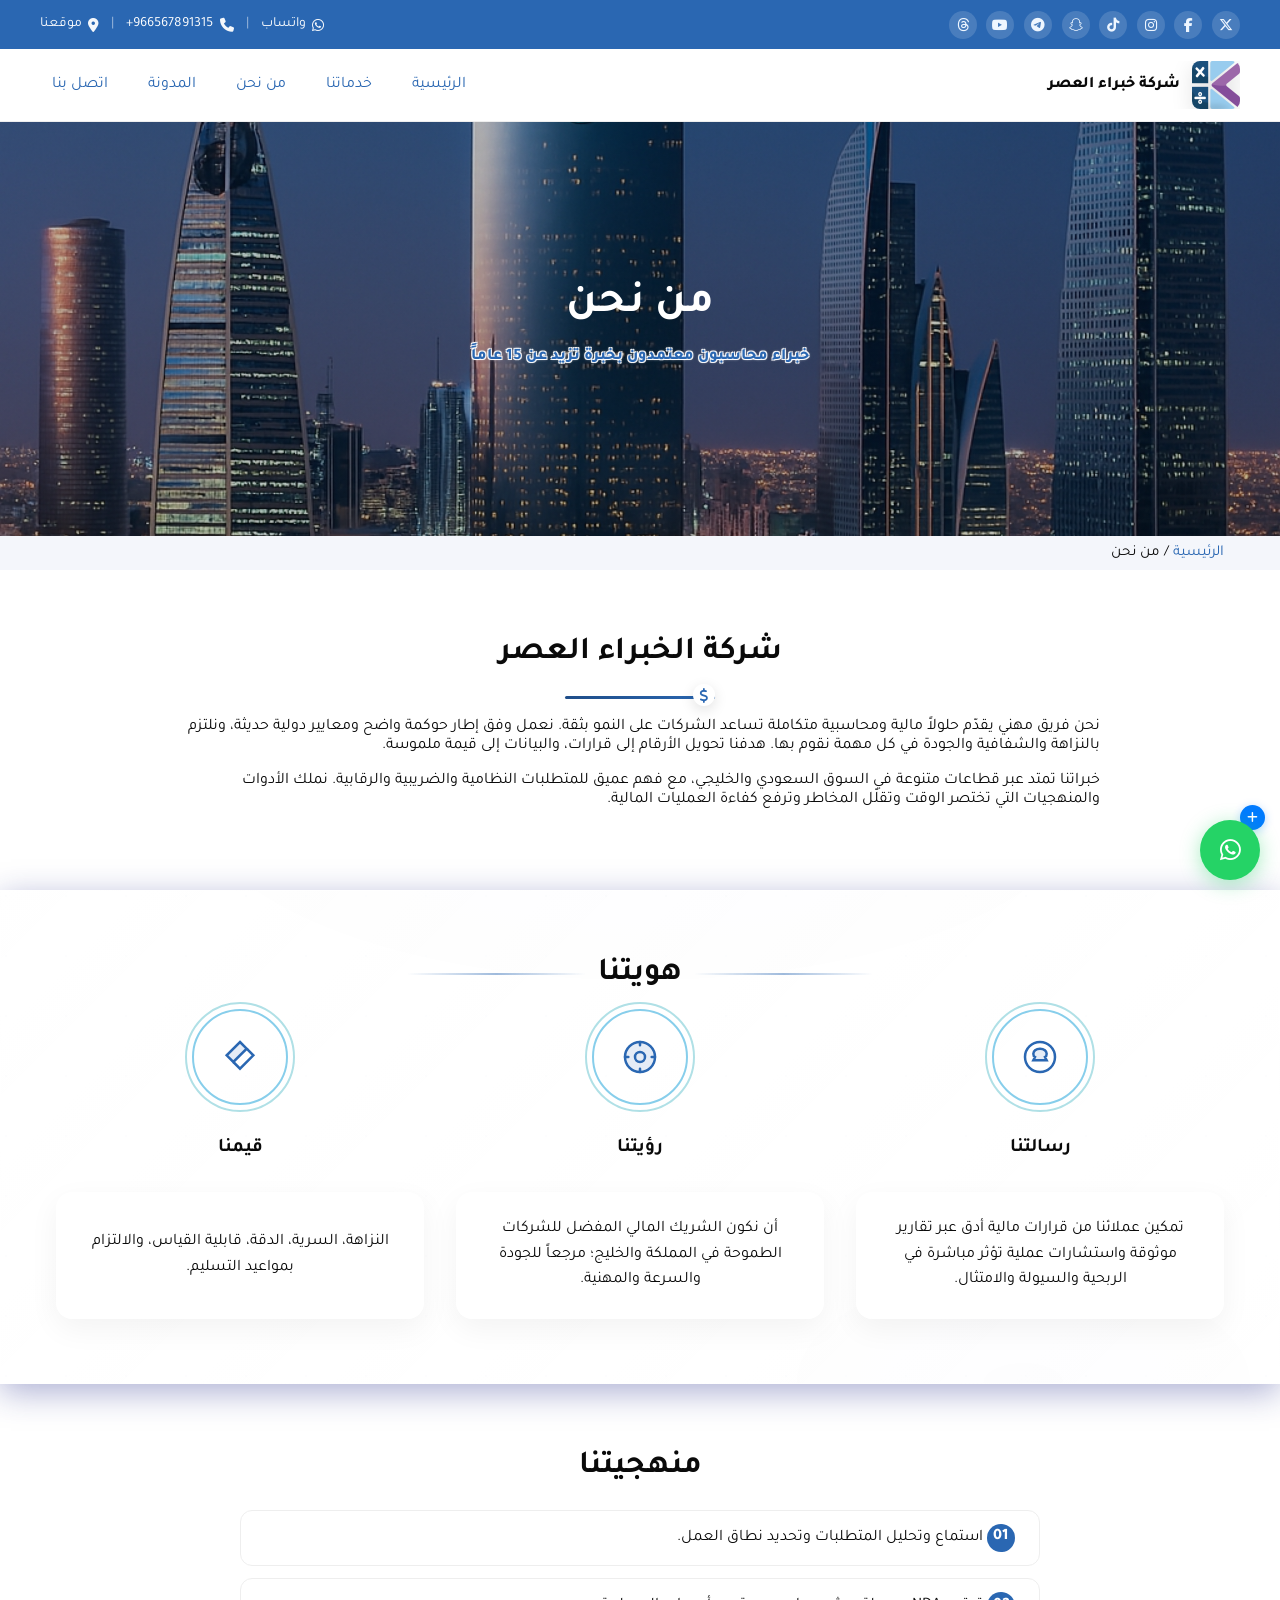
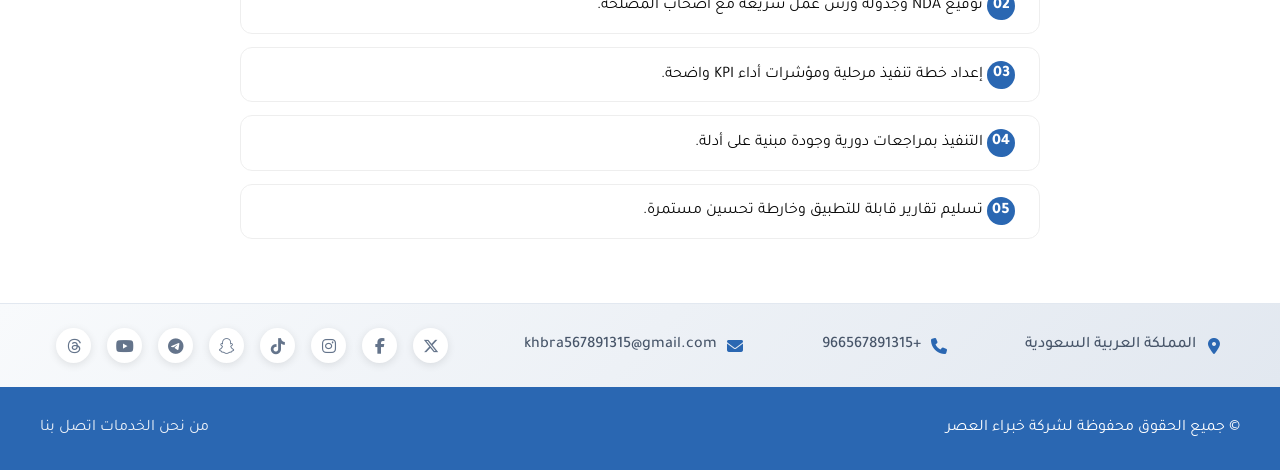
<file: about.html>
<!doctype html>
<html lang="ar" dir="rtl">
<head>
  <meta charset="utf-8" />
  <meta name="viewport" content="width=device-width, initial-scale=1" />
  <title>من نحن - شركة خبراء العصر</title>
  <meta name="description" content="تعرف على شركة خبراء العصر: رسالتنا ورؤيتنا وقيمنا ومنهجيتنا وخبراتنا في التدقيق والزكاة والضرائب والاستشارات والمراجعة الداخلية والخدمات الاكتوارية." />
  <meta property="og:title" content="من نحن - شركة خبراء العصر" />
  <meta property="og:description" content="فريق مهني يقدّم حلولاً مالية ومحاسبية بمعايير عالمية ونتائج قابلة للقياس." />
  <meta property="og:type" content="website" />
  <meta property="og:url" content="https://modernexpertscompany.github.io/Modern-Experts-Company/about.html" />
  <meta property="og:locale" content="ar_SA" />
  <meta property="og:image" content="https://modernexpertscompany.github.io/Modern-Experts-Company/logo.png" />
  <meta name="twitter:card" content="summary_large_image" />
  <meta name="twitter:title" content="من نحن - شركة خبراء العصر" />
  <meta name="twitter:description" content="فريق مهني يقدّم حلولاً مالية ومحاسبية" />
  <meta name="twitter:image" content="https://modernexpertscompany.github.io/Modern-Experts-Company/logo.png" />
  <link rel="canonical" href="https://modernexpertscompany.github.io/Modern-Experts-Company/about.html" />
  <link rel="icon" href="logo.png" type="image/png" />
  <link rel="preconnect" href="https://fonts.googleapis.com">
  <link rel="preconnect" href="https://fonts.gstatic.com" crossorigin>
  <link href="https://fonts.googleapis.com/css2?family=Tajawal:wght@400;500;700;800&display=swap" rel="stylesheet">
  <link rel="stylesheet" href="styles.css?v=6" />
  <link rel="stylesheet" href="https://cdnjs.cloudflare.com/ajax/libs/font-awesome/6.5.1/css/all.min.css" integrity="sha512-DTOQO9RWCH3ppGqcWaEA1BIZOC6xxalwEsw9c2QQeAIftl+Vegovlnee1c9QX4TctnWMn13TZye+giMm8e2LwA==" crossorigin="anonymous" referrerpolicy="no-referrer" />
  <link rel="icon" href="logo.png" type="image/png" />
  <script type="application/ld+json">
  {
    "@context": "https://schema.org",
    "@type": "AboutPage",
    "name": "من نحن - شركة الخبراء العصر ",
    "description": "تعرف على فريقنا ورسالتنا ورؤيتنا ومنهجيتنا وخدماتنا المالية والمحاسبية.",
    "publisher": {"@type": "Organization", "name": "شركة الخبراء العصر"},
    "mainEntityOfPage": {"@type": "WebPage", "@id": "about.html"}
  }
  </script>
</head>
<body class="about-page">
  <!-- شريط علوي (نفس الرئيسية) -->
  <div class="topbar">
    <div class="container topbar-inner">
      <div class="topbar-left">
        <a href="https://x.com/asdfgd926" target="_blank" rel="noopener" aria-label="X"><i class="fa-brands fa-x-twitter"></i></a>
        <a href="https://www.facebook.com/share/16XdUuCcdo/" target="_blank" rel="noopener" aria-label="Facebook"><i class="fa-brands fa-facebook-f"></i></a>
        <a href="https://www.instagram.com/cnslt1?igsh=MXc0a3EydDJyYXU2cQ==" target="_blank" rel="noopener" aria-label="Instagram"><i class="fa-brands fa-instagram"></i></a>
        <a href="https://www.tiktok.com/@cnslt111?_t=ZS-8yjbQHSDnrs&_r=1" target="_blank" rel="noopener" aria-label="TikTok"><i class="fa-brands fa-tiktok"></i></a>
        <a href="https://www.snapchat.com/add/modern_experts?share_id=YJZXXzA8aUI&locale=ar-YE" target="_blank" rel="noopener" aria-label="Snapchat"><i class="fa-brands fa-snapchat"></i></a>
        <a href="https://t.me/CNSLT11" target="_blank" rel="noopener" aria-label="Telegram"><i class="fa-brands fa-telegram"></i></a>
        <a href="https://www.youtube.com/@%D8%B4%D8%B1%D9%83%D8%A9%D8%AE%D8%A8%D8%B1%D8%A7%D8%A1%D8%A7%D9%84%D8%B9%D8%B5%D8%B1%D8%A7%D9%84%D8%AD%D8%AF%D9%8A%D8%AB" target="_blank" rel="noopener" aria-label="YouTube"><i class="fa-brands fa-youtube"></i></a>
        <a href="https://www.threads.com/@cnslt1" target="_blank" rel="noopener" aria-label="Threads"><i class="fa-brands fa-threads"></i></a>
      </div>
      <div class="topbar-right">
        <a class="top-link" href="https://wa.me/966567891315" target="_blank" rel="noopener" aria-label="واتساب"><i class="fa-brands fa-whatsapp"></i> واتساب</a>
        <span class="sep">|</span>
        <a class="top-link" href="tel:+966567891315" aria-label="اتصال هاتفي"><i class="fa-solid fa-phone"></i> 966567891315+</a>
        <span class="sep">|</span>
        <a class="top-link" href="https://maps.app.goo.gl/e2h7KLZzkto6Q39s9" target="_blank" rel="noopener" aria-label="الموقع الجغرافي"><i class="fa-solid fa-location-dot"></i> موقعنا</a>
      </div>
    </div>
  </div>

  <!-- ترويسة مختصرة -->
  <header class="site-header">
    <div class="container header-inner">
      <a class="brand" href="index.html#home" aria-label="العودة للرئيسية">
        <span class="logo-wrap">
          <img class="logo-float" src="logo.png" alt="شعار شركة خبراء العصر" width="48" height="48" loading="eager" />
          <span class="logo-ripple" aria-hidden="true"></span>
        </span>
        <span>شركة خبراء العصر</span>
      </a>
      <nav class="nav" aria-label="التنقل الرئيسي">
        <button class="menu-toggle" aria-expanded="false" aria-controls="primary-menu">☰ القائمة</button>
        <ul id="primary-menu" class="menu">
          <li><a href="index.html#home">الرئيسية</a></li>
          <li><a href="services.html">خدماتنا</a></li>
          <li><a href="about.html" aria-current="page">من نحن</a></li>
          <li><a href="blog.html">المدونة</a></li>
          <li><a href="contact.html">اتصل بنا</a></li>
        </ul>
      </nav>
    </div>
  </header>

  <!-- غلاف الصفحة -->
  <section class="page-hero" style="--cover:url('mma.jpeg')">
    <div class="overlay"></div>
    <div class="container hero-content">
      <h1>من نحن</h1>
      <p>
        <span id="rotating-about">خبراء محاسبون معتمدون بخبرة تزيد عن 15 عاماً</span>
      </p>
    </div>
  </section>

  <!-- مسار -->
  <nav class="breadcrumbs" aria-label="مسار التنقل">
    <div class="container">
      <a href="index.html">الرئيسية</a>
      <span class="sep">/</span>
      <span aria-current="page">من نحن</span>
    </div>
  </nav>

  <!-- مقدمة قوية -->
  <section class="section about-intro-bg">
    <div class="container">
      <div class="about-intro">
        <h2 class="section-title">شركة الخبراء العصر</h2>
            <div class="brand-divider" aria-hidden="true">
              <span class="line"></span>
              <span class="token icon-dollar"><i class="fa-solid fa-dollar-sign" aria-hidden="true"></i></span>
            </div>

        <p>نحن فريق مهني يقدّم حلولاً مالية ومحاسبية متكاملة تساعد الشركات على النمو بثقة. نعمل وفق إطار حوكمة واضح ومعايير دولية حديثة، ونلتزم بالنزاهة والشفافية والجودة في كل مهمة نقوم بها. هدفنا تحويل الأرقام إلى قرارات، والبيانات إلى قيمة ملموسة.</p>
        <p>خبراتنا تمتد عبر قطاعات متنوعة في السوق السعودي والخليجي، مع فهم عميق للمتطلبات النظامية والضريبية والرقابية. نملك الأدوات والمنهجيات التي تختصر الوقت وتقلّل المخاطر وترفع كفاءة العمليات المالية.</p>
      </div>
    </div>
  </section>

  <!-- رسالتنا رؤيتنا قيمنا -->
  <section class="why-us section">
    <div class="container">
      <h2 class="section-title reveal">هويتنا</h2>
      <div class="grid features">
        <div class="feature-item reveal">
          <div class="feature-icon">
            <span class="ico" aria-hidden="true">
              <svg viewBox="0 0 24 24" fill="none">
                <path class="accent" d="M12 7c-2.5 0-4 1.5-4 3 0 1.5 1 2 1 2l-1 2h8l-1-2s1-.5 1-2c0-1.5-1.5-3-4-3z" opacity=".12"></path>
                <path class="stroke" d="M12 7c-2.5 0-4 1.5-4 3 0 1.5 1 2 1 2l-1 2h8l-1-2s1-.5 1-2c0-1.5-1.5-3-4-3z" stroke-width="1.5" data-anim="blinkEye" style="animation:blinkEye 3s ease-in-out infinite"></path>
                <circle class="stroke" cx="12" cy="12" r="9" stroke-width="1.5"></circle>
              </svg>
            </span>
          </div>
          <h3>رسالتنا</h3>
          <div class="card fx hover-tilt">
            <p>تمكين عملائنا من قرارات مالية أدق عبر تقارير موثوقة واستشارات عملية تؤثر مباشرة في الربحية والسيولة والامتثال.</p>
          </div>
        </div>

        <div class="feature-item reveal">
          <div class="feature-icon">
            <span class="ico" aria-hidden="true">
              <svg viewBox="0 0 24 24" fill="none">
                <circle class="accent" cx="12" cy="12" r="9" opacity=".12"></circle>
                <circle class="stroke" cx="12" cy="12" r="9" stroke-width="1.5"></circle>
                <circle class="stroke" cx="12" cy="12" r="3" stroke-width="1.5" data-anim="pulseBullseye" style="animation:pulseBullseye 2s ease-in-out infinite"></circle>
                <path class="stroke" d="M12 3v2m0 14v2M3 12h2m14 0h2" stroke-width="1.5" stroke-linecap="round"></path>
              </svg>
            </span>
          </div>
          <h3>رؤيتنا</h3>
          <div class="card fx hover-tilt">
            <p>أن نكون الشريك المالي المفضل للشركات الطموحة في المملكة والخليج؛ مرجعاً للجودة والسرعة والمهنية.</p>
          </div>
        </div>

        <div class="feature-item reveal">
          <div class="feature-icon">
            <span class="ico" aria-hidden="true">
              <svg viewBox="0 0 24 24" fill="none">
                <path class="accent" d="M12 3l4 4-8 8-4-4z" opacity=".12"></path>
                <path class="stroke" d="M12 3l4 4-8 8-4-4z" stroke-width="1.5" data-anim="sparkleGem" style="animation:sparkleGem 2.5s ease-in-out infinite"></path>
                <path class="stroke" d="M16 7l4 4-8 8-4-4" stroke-width="1.5"></path>
              </svg>
            </span>
          </div>
          <h3>قيمنا</h3>
          <div class="card fx hover-tilt">
            <p>النزاهة، السرية، الدقة، قابلية القياس، والالتزام بمواعيد التسليم.</p>
          </div>
        </div>
      </div>
    </div>
  </section>

  <!-- منهجيتنا كخط زمني -->
  <section class="section">
    <div class="container">
      <h2 class="section-title" style="text-align:center">منهجيتنا</h2>
      <ol class="timeline">
        <li><span>01</span> استماع وتحليل المتطلبات وتحديد نطاق العمل.</li>
        <li><span>02</span> توقيع NDA وجدولة ورش عمل سريعة مع أصحاب المصلحة.</li>
        <li><span>03</span> إعداد خطة تنفيذ مرحلية ومؤشرات أداء KPI واضحة.</li>


        <li><span>04</span> التنفيذ بمراجعات دورية وجودة مبنية على أدلة.</li>
        <li><span>05</span> تسليم تقارير قابلة للتطبيق وخارطة تحسين مستمرة.</li>
      </ol>
    </div>
  </section>

  <!-- شريط معلومات الاتصال -->
  <div class="contact-bar">
    <div class="container contact-bar-inner">
      <!-- الموقع الجغرافي -->
      <div class="contact-item">
        <i class="fa-solid fa-location-dot"></i>
        <a href="https://maps.app.goo.gl/e2h7KLZzkto6Q39s9" target="_blank" rel="noopener">المملكة العربية السعودية</a>
      </div>

      <!-- رقم الجوال -->
      <div class="contact-item">
        <i class="fa-solid fa-phone"></i>
        <a href="tel:+966567891315">+966567891315</a>
      </div>

      <!-- الإيميل -->
      <div class="contact-item">
        <i class="fa-solid fa-envelope"></i>
        <a href="mailto:khbra567891315@gmail.com">khbra567891315@gmail.com</a>
      </div>

      <!-- أيقونات التواصل الاجتماعي -->
      <div class="contact-social">
        <a href="https://x.com/asdfgd926" target="_blank" rel="noopener" aria-label="X">
          <i class="fa-brands fa-x-twitter"></i>
        </a>
        <a href="https://www.facebook.com/share/16XdUuCcdo/" target="_blank" rel="noopener" aria-label="Facebook">
          <i class="fa-brands fa-facebook-f"></i>
        </a>
        <a href="https://www.instagram.com/cnslt1?igsh=MXc0a3EydDJyYXU2cQ==" target="_blank" rel="noopener" aria-label="Instagram">
          <i class="fa-brands fa-instagram"></i>
        </a>
        <a href="https://www.tiktok.com/@cnslt111?_t=ZS-8yjbQHSDnrs&_r=1" target="_blank" rel="noopener" aria-label="TikTok">
          <i class="fa-brands fa-tiktok"></i>
        </a>
        <a href="https://www.snapchat.com/add/modern_experts?share_id=YJZXXzA8aUI&locale=ar-YE" target="_blank" rel="noopener" aria-label="Snapchat">
          <i class="fa-brands fa-snapchat"></i>
        </a>
        <a href="https://t.me/CNSLT11" target="_blank" rel="noopener" aria-label="Telegram">
          <i class="fa-brands fa-telegram"></i>
        </a>
        <a href="https://www.youtube.com/@%D8%B4%D8%B1%D9%83%D8%A9%D8%AE%D8%A8%D8%B1%D8%A7%D8%A1%D8%A7%D9%84%D8%B9%D8%B5%D8%B1%D8%A7%D9%84%D8%AD%D8%AF%D9%8A%D8%AB" target="_blank" rel="noopener" aria-label="YouTube">
          <i class="fa-brands fa-youtube"></i>
        </a>
        <a href="https://www.threads.com/@cnslt1" target="_blank" rel="noopener" aria-label="Threads">
          <i class="fa-brands fa-threads"></i>
        </a>
      </div>
    </div>
  </div>

  <footer class="footer">
    <div class="container footer-inner">
      <p>© جميع الحقوق محفوظة لشركة خبراء العصر</p>
      <nav aria-label="روابط سفلية">
        <a href="about.html">من نحن</a>
        <a href="services.html">الخدمات</a>
        <a href="contact.html">اتصل بنا</a>
      </nav>
    </div>
  </footer>

  <!-- أيقونة واتساب عائمة - يسار -->
  <!-- مجموعة أيقونات التواصل الاجتماعي العائمة -->
  <div class="social-fab-container">
    <!-- أيقونة صغيرة لإظهار القائمة -->
    <button class="social-toggle" id="socialToggle" aria-label="إظهار أيقونات التواصل">
      <i class="fa-solid fa-plus"></i>
    </button>

    <!-- أيقونات التواصل الاجتماعي العمودية -->
    <div class="social-circle" id="socialCircle">
      <div class="social-group active">
        <a href="https://x.com/asdfgd926" target="_blank" rel="noopener" aria-label="X" class="social-item">
          <i class="fa-brands fa-x-twitter"></i>
        </a>
        <a href="https://www.facebook.com/share/16XdUuCcdo/" target="_blank" rel="noopener" aria-label="Facebook" class="social-item">
          <i class="fa-brands fa-facebook-f"></i>
        </a>
        <a href="https://www.instagram.com/cnslt1?igsh=MXc0a3EydDJyYXU2cQ==" target="_blank" rel="noopener" aria-label="Instagram" class="social-item">
          <i class="fa-brands fa-instagram"></i>
        </a>
        <a href="https://www.tiktok.com/@cnslt111?_t=ZS-8yjbQHSDnrs&_r=1" target="_blank" rel="noopener" aria-label="TikTok" class="social-item">
          <i class="fa-brands fa-tiktok"></i>
        </a>
        <a href="https://www.snapchat.com/add/modern_experts?share_id=YJZXXzA8aUI&locale=ar-YE" target="_blank" rel="noopener" aria-label="Snapchat" class="social-item">
          <i class="fa-brands fa-snapchat"></i>
        </a>
        <a href="https://t.me/CNSLT11" target="_blank" rel="noopener" aria-label="Telegram" class="social-item">
          <i class="fa-brands fa-telegram"></i>
        </a>
        <a href="https://www.youtube.com/@%D8%B4%D8%B1%D9%83%D8%A9%D8%AE%D8%A8%D8%B1%D8%A7%D8%A1%D8%A7%D9%84%D8%B9%D8%B5%D8%B1%D8%A7%D9%84%D8%AD%D8%AF%D9%8A%D8%AB" target="_blank" rel="noopener" aria-label="YouTube" class="social-item">
          <i class="fa-brands fa-youtube"></i>
        </a>
        <a href="https://www.threads.com/@cnslt1" target="_blank" rel="noopener" aria-label="Threads" class="social-item">
          <i class="fa-brands fa-threads"></i>
        </a>
      </div>
    </div>

    <!-- أيقونة واتساب -->
    <a href="https://wa.me/966567891315" class="fab-whatsapp" target="_blank" rel="noopener" aria-label="زر واتساب عائم">
      <i class="fa-brands fa-whatsapp"></i>
    </a>
  </div>

  <!-- زر العودة للأعلى - يسار -->
  <button class="scroll-to-top" id="scrollToTop" aria-label="العودة للأعلى">
    <i class="fa-solid fa-chevron-up"></i>
  </button>

  <script src="script.js?v=2" defer></script>
</body>
</html>
</file>
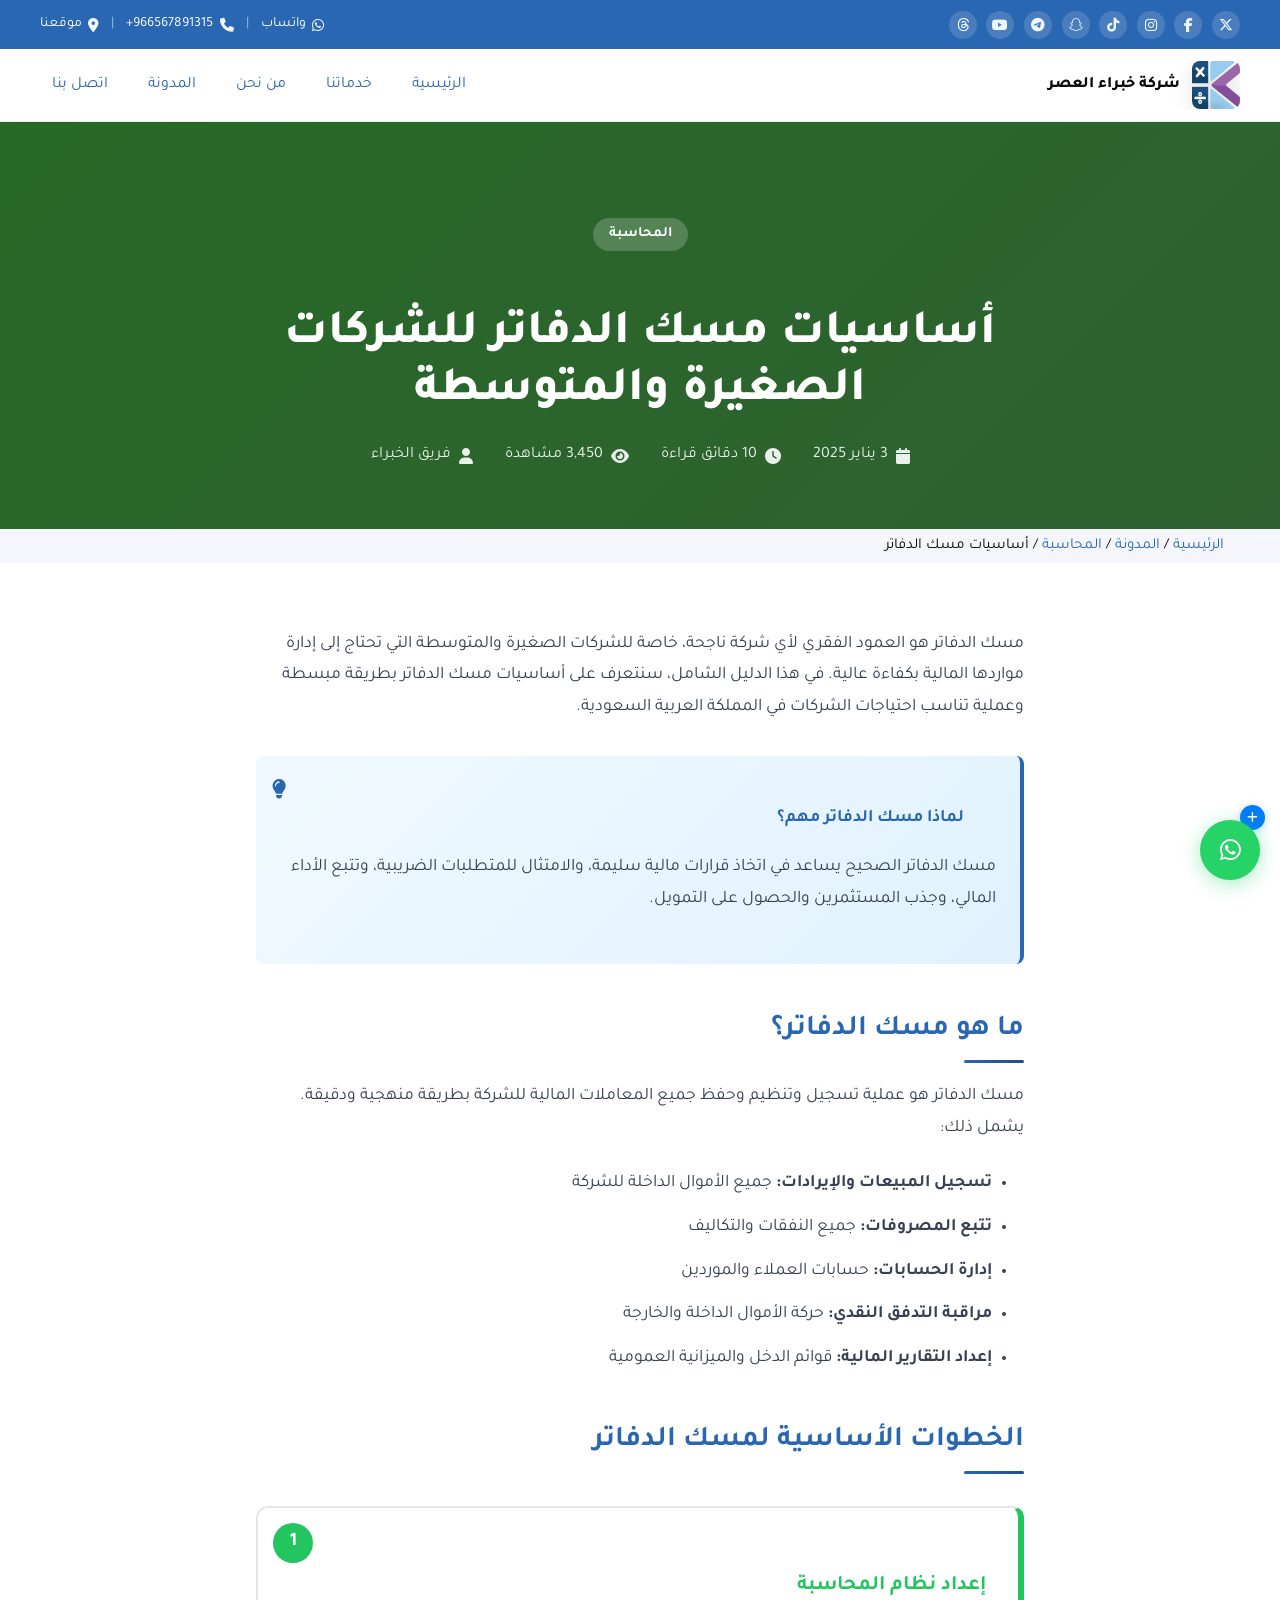
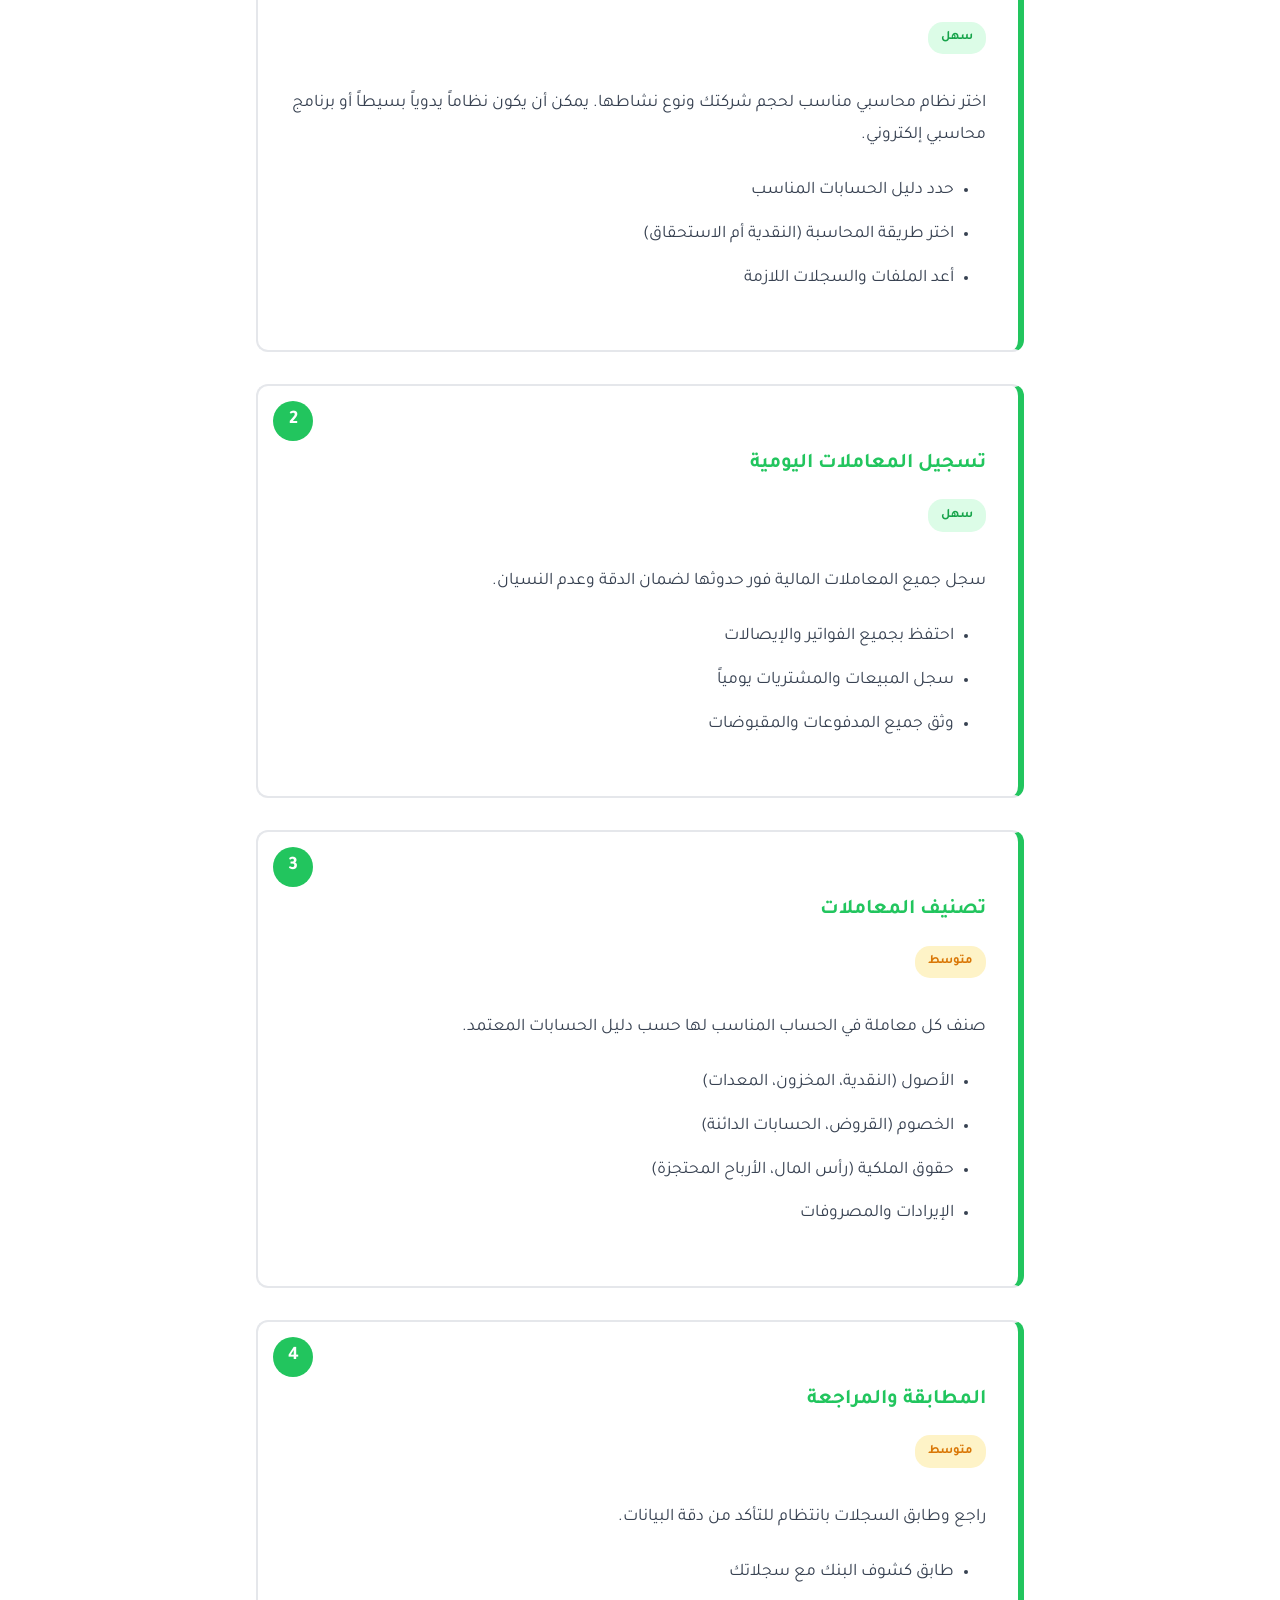
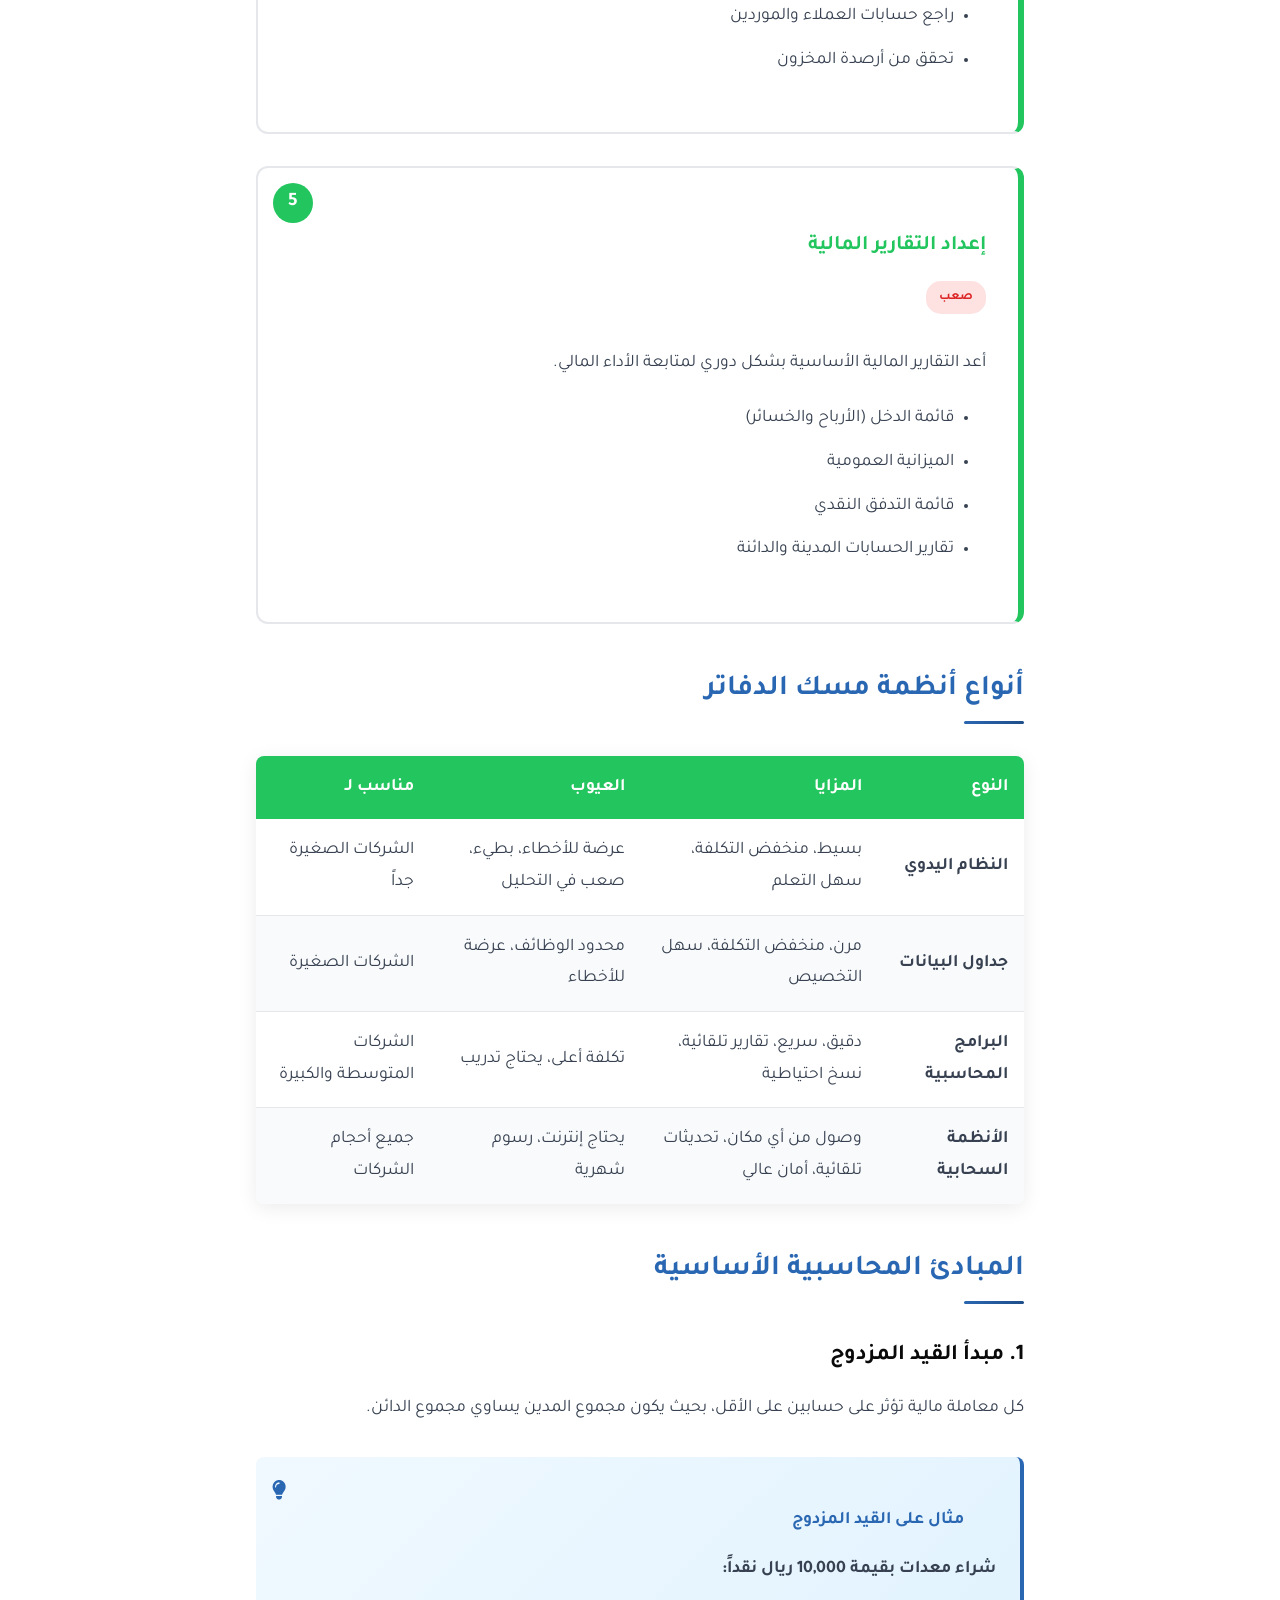
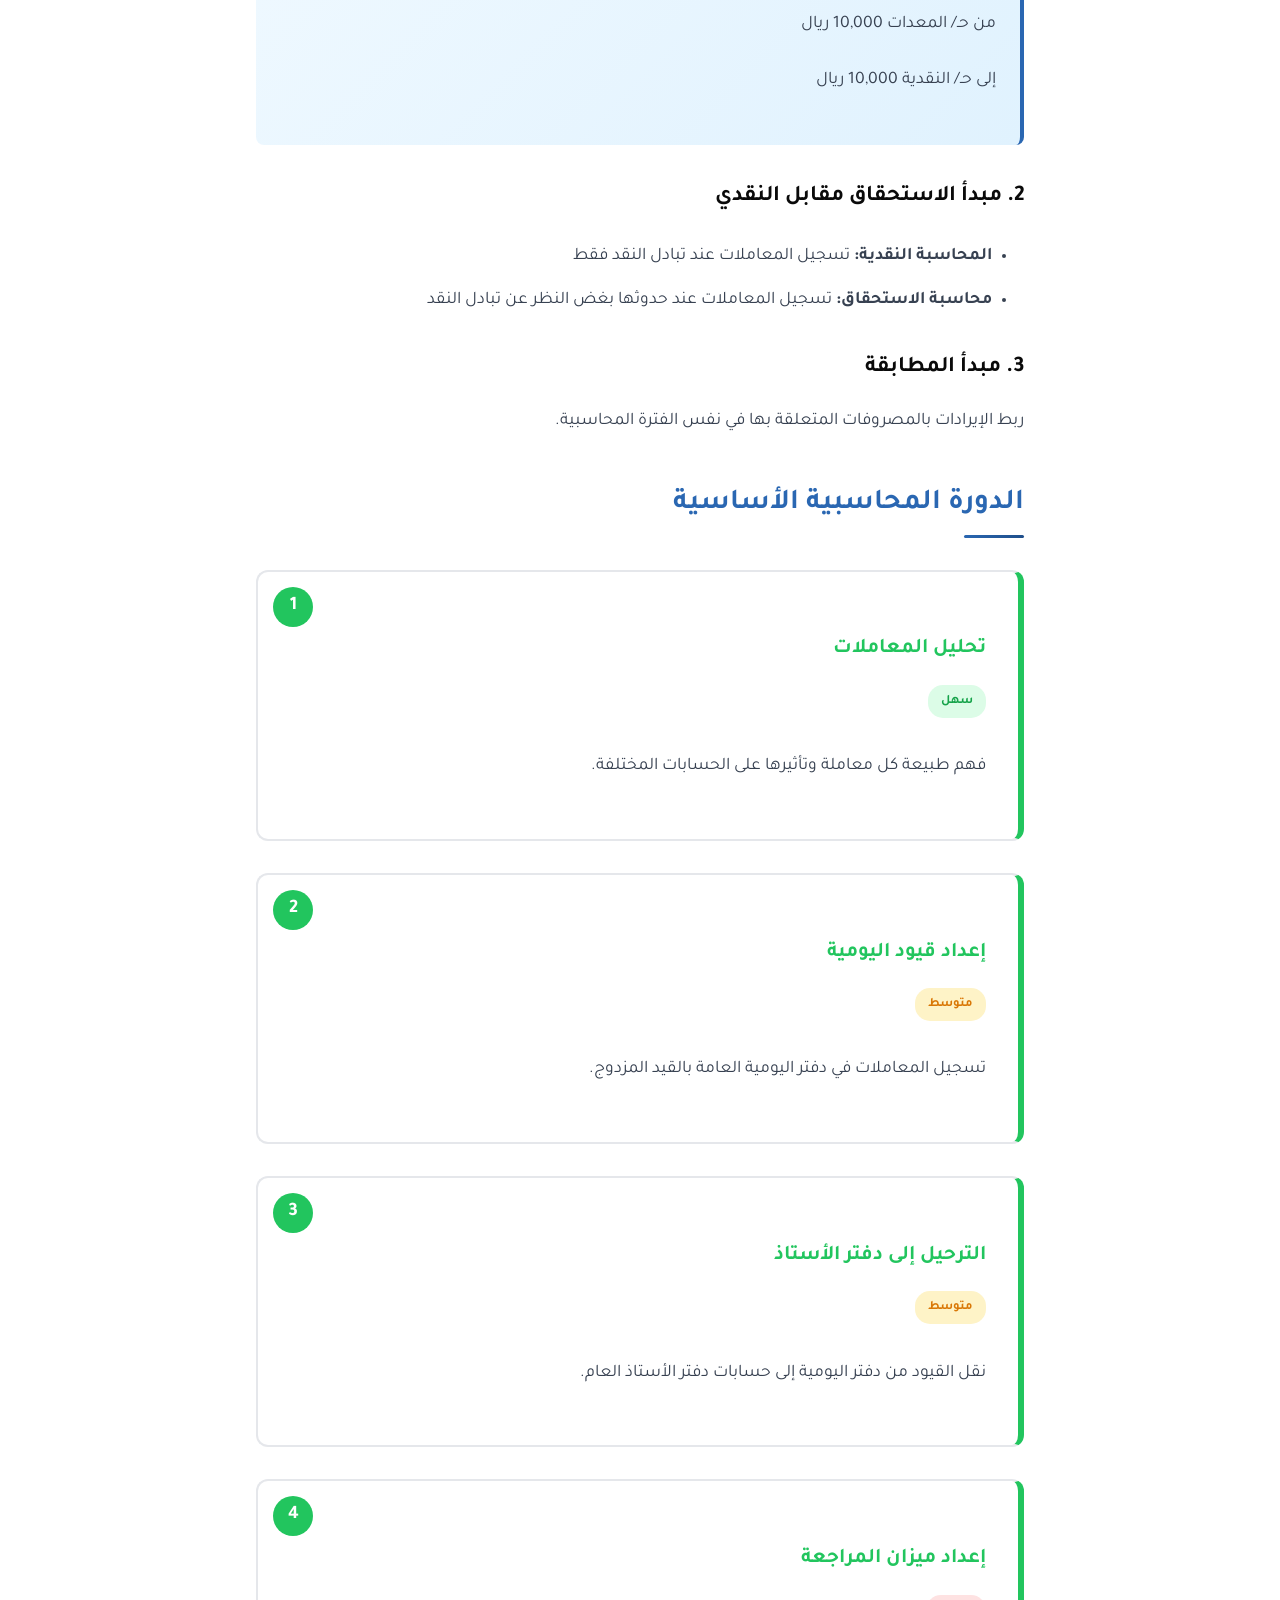
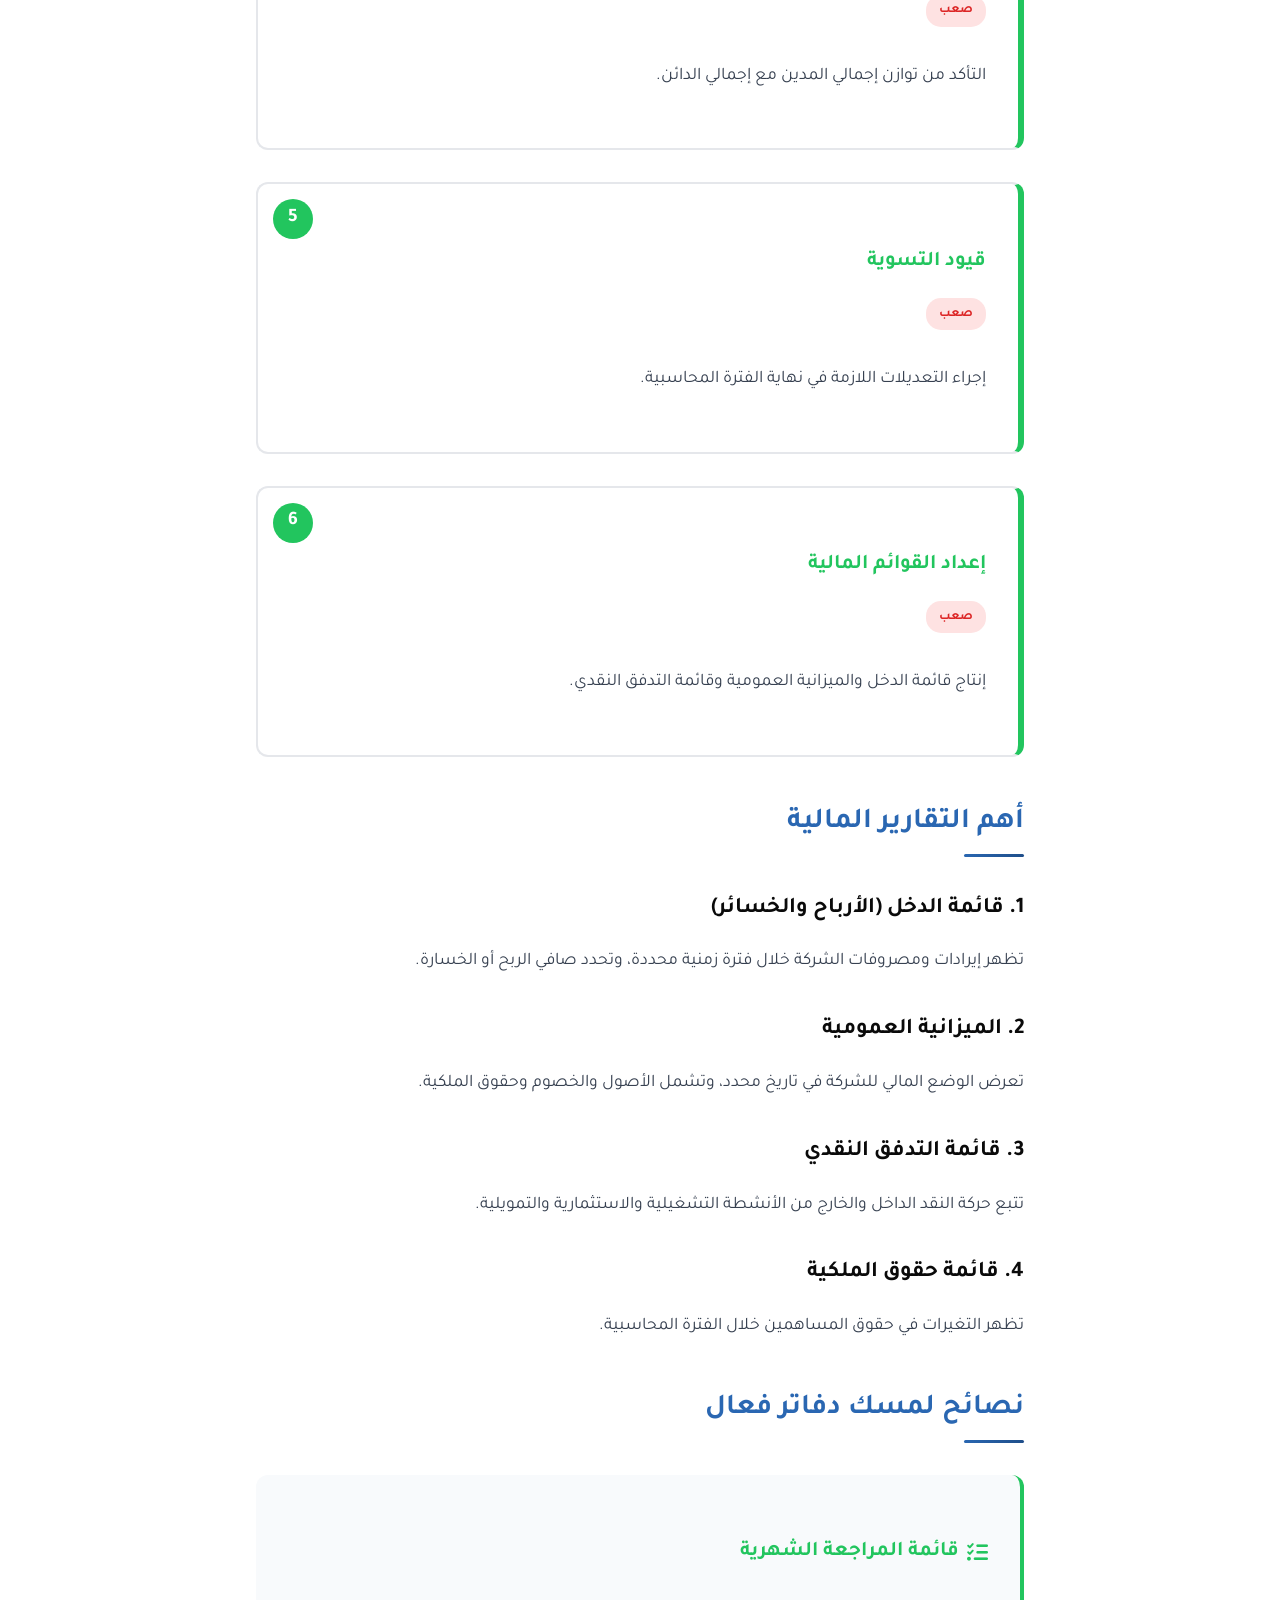
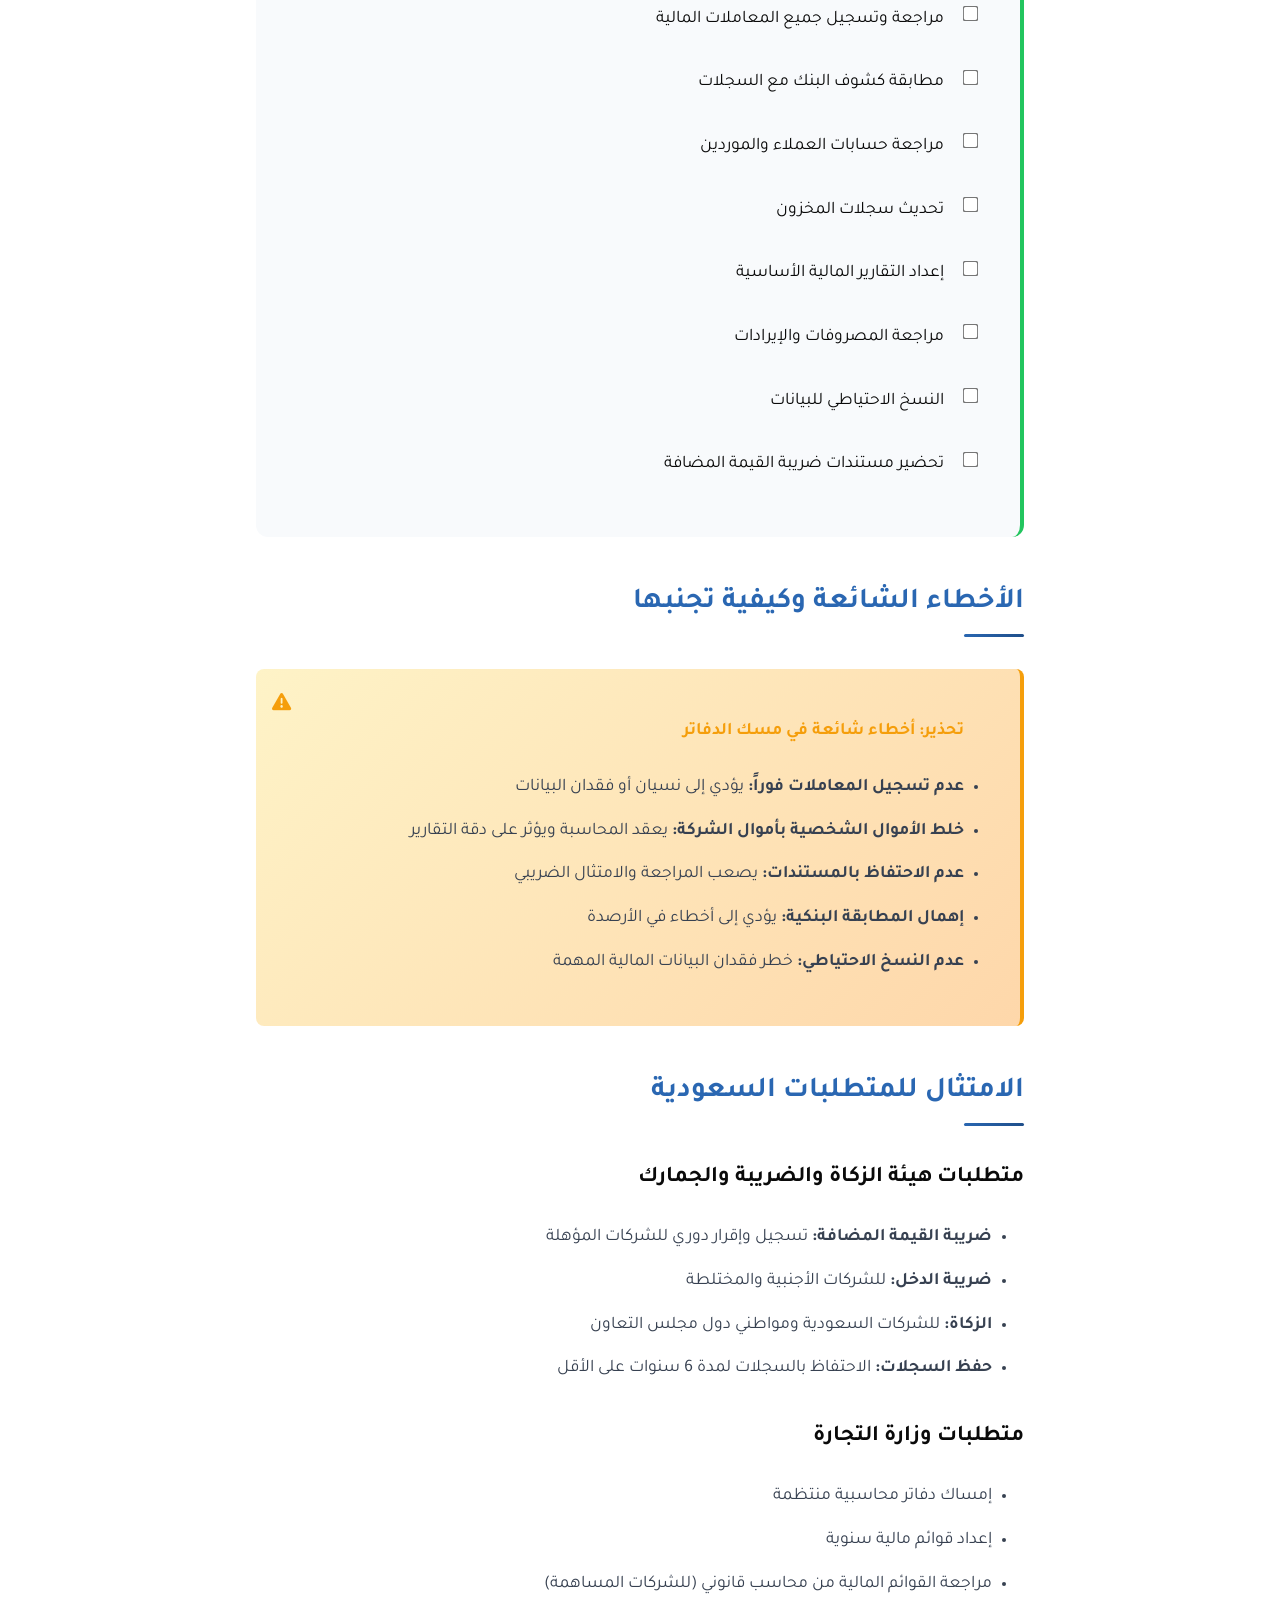
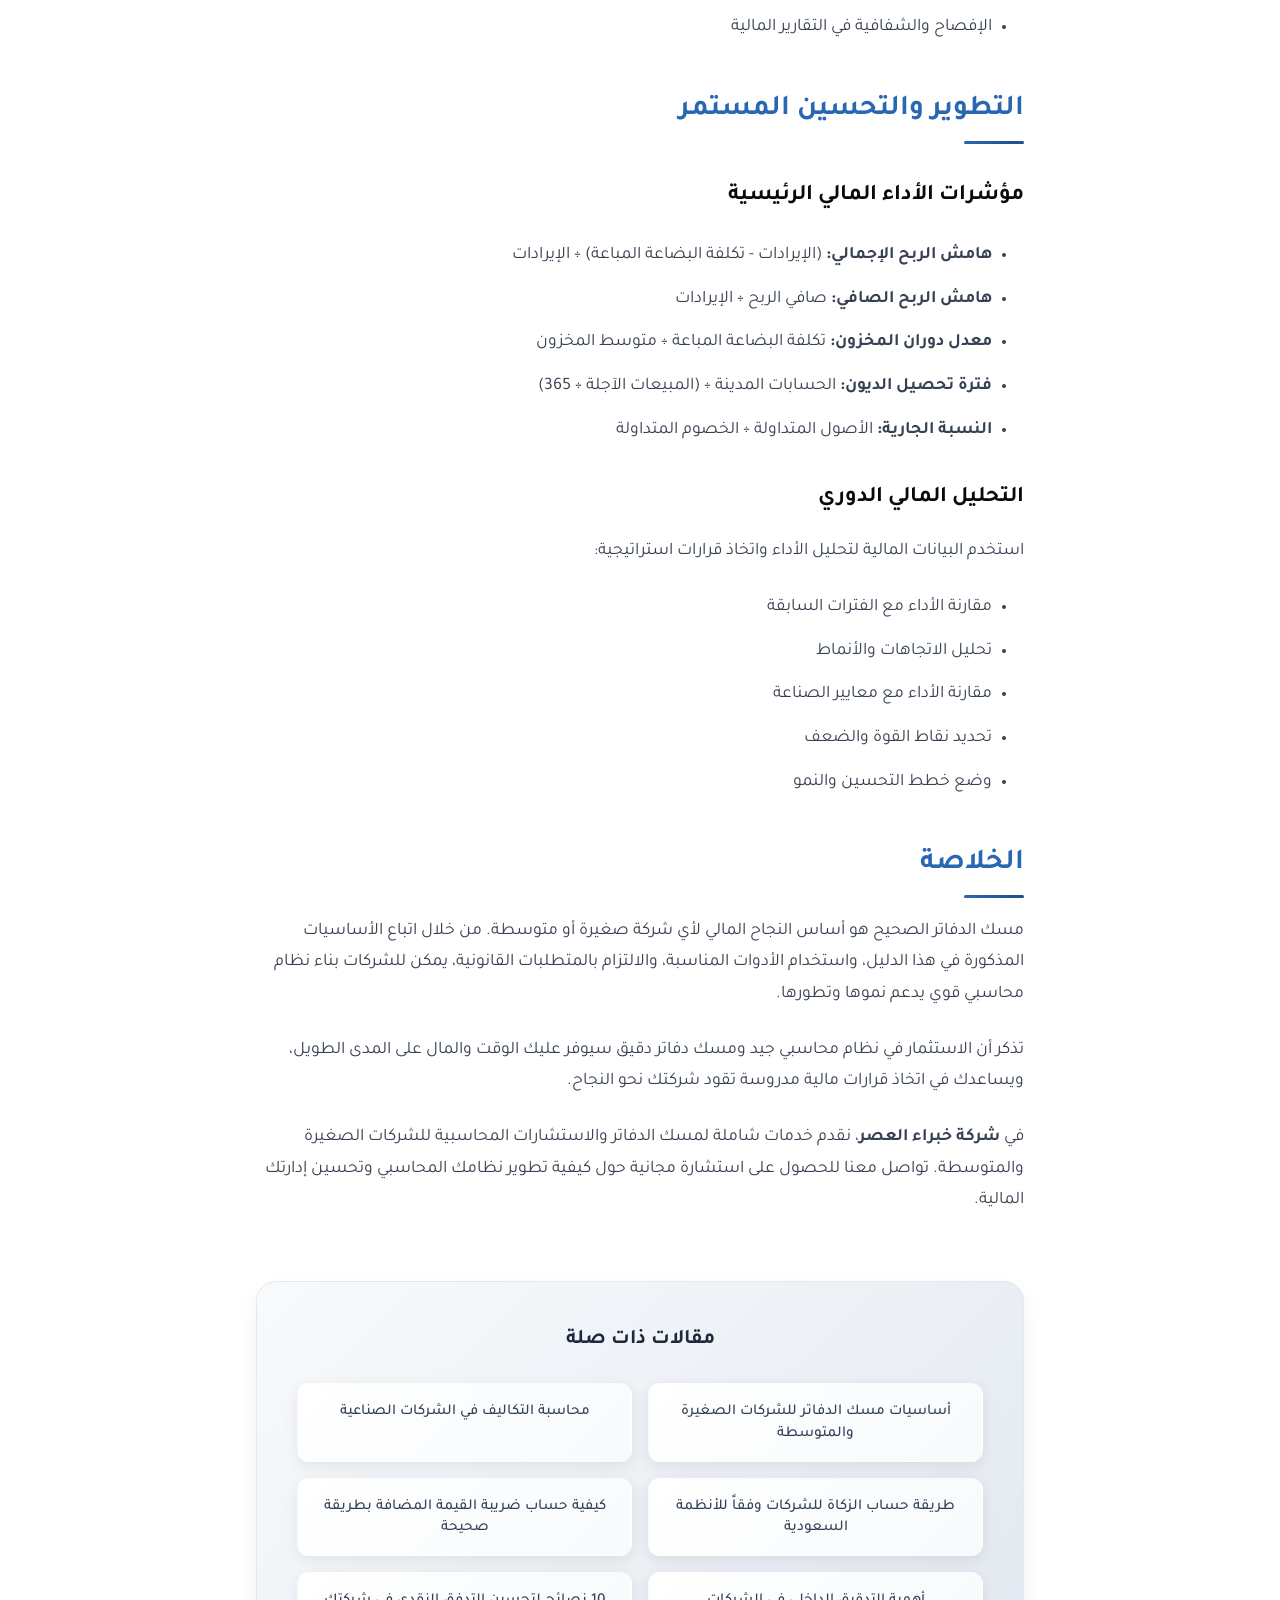
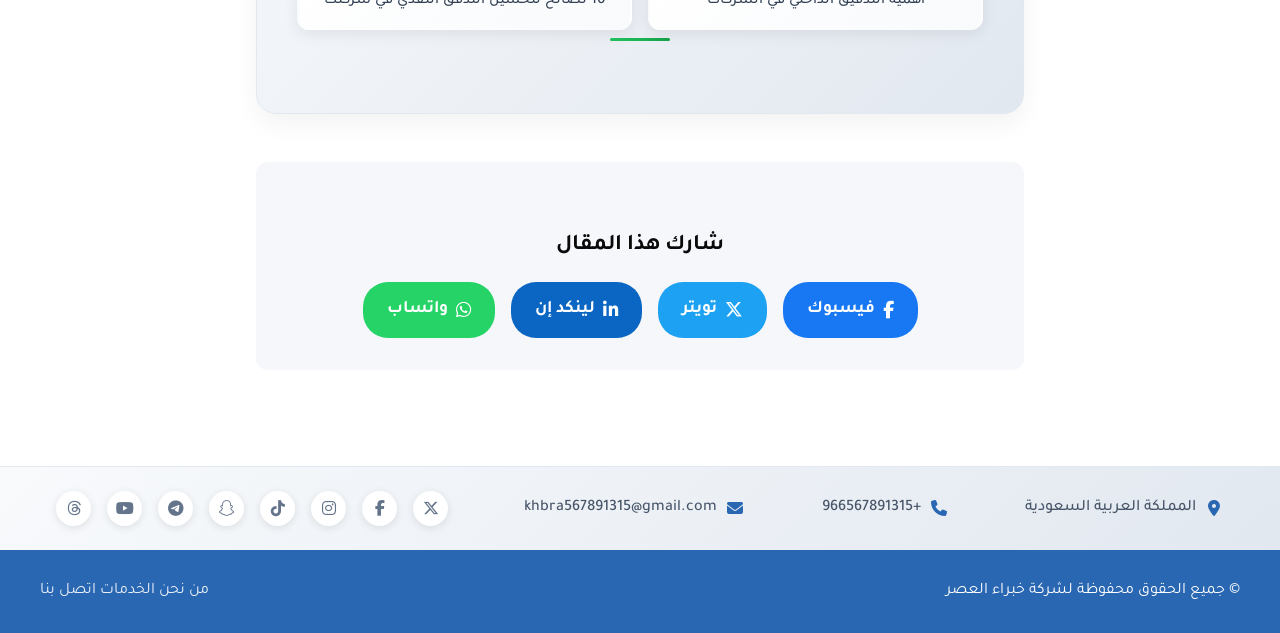
<file: article-bookkeeping.html>
<!doctype html>
<html lang="ar" dir="rtl">
<head>
  <meta charset="utf-8" />
  <meta name="viewport" content="width=device-width, initial-scale=1" />
  <title>أساسيات مسك الدفاتر للشركات الصغيرة والمتوسطة - مدونة خبراء العصر الحديث</title>
  <meta name="description" content="دليل شامل لأساسيات مسك الدفاتر للشركات الصغيرة والمتوسطة، مع أفضل الممارسات والأدوات المحاسبية المناسبة." />
  <meta property="og:title" content="أساسيات مسك الدفاتر للشركات الصغيرة والمتوسطة" />
  <meta property="og:description" content="تعلم أساسيات مسك الدفاتر بطريقة مبسطة وعملية" />
  <meta property="og:type" content="article" />
  <meta property="og:url" content="https://modernexpertscompany.github.io/Modern-Experts-Company/article-bookkeeping.html" />
  <meta property="og:locale" content="ar_SA" />
  <meta property="og:image" content="https://modernexpertscompany.github.io/Modern-Experts-Company/logo.png" />
  <meta name="twitter:card" content="summary_large_image" />
  <meta name="twitter:title" content="أساسيات مسك الدفاتر للشركات الصغيرة والمتوسطة - مدونة خبراء العصر الحديث" />
  <meta name="twitter:description" content="دليل شامل لأساسيات مسك الدفاتر للشركات الصغيرة والمتوسطة، مع أفضل الممارسات والأدوات المحاسبية المناسبة." />
  <meta name="twitter:image" content="https://modernexpertscompany.github.io/Modern-Experts-Company/logo.png" />
  <link rel="canonical" href="https://modernexpertscompany.github.io/Modern-Experts-Company/article-bookkeeping.html" />
  <link rel="icon" href="logo.png" type="image/png" />
  
  <!-- تحميل الخطوط -->
  <link rel="preconnect" href="https://fonts.googleapis.com">
  <link rel="preconnect" href="https://fonts.gstatic.com" crossorigin>
  <link href="https://fonts.googleapis.com/css2?family=Tajawal:wght@400;500;700;800&display=swap" rel="stylesheet">
  
  <!-- تحميل الأنماط -->
  <link rel="stylesheet" href="styles.css?v=6" />
  <link rel="stylesheet" href="https://cdnjs.cloudflare.com/ajax/libs/font-awesome/6.5.1/css/all.min.css" />
  
  <!-- الأيقونة -->
  <link rel="icon" href="logo.png" type="image/png" />

  <style>
    /* أنماط خاصة بصفحة المقال */
    .article-hero {
      background: linear-gradient(135deg, rgba(34, 139, 34, 0.9), rgba(46, 125, 50, 0.9)), url('https://images.unsplash.com/photo-1554224155-6726b3ff858f?ixlib=rb-4.0.3&auto=format&fit=crop&w=1200&q=80');
      background-size: cover;
      background-position: center;
      color: white;
      padding: 6rem 0 4rem;
      position: relative;
    }
    
    .article-hero::before {
      content: '';
      position: absolute;
      top: 0;
      left: 0;
      right: 0;
      bottom: 0;
      background: rgba(0, 0, 0, 0.3);
    }
    
    .article-hero-content {
      position: relative;
      z-index: 2;
      max-width: 800px;
      margin: 0 auto;
      text-align: center;
    }
    
    .article-category {
      background: rgba(255, 255, 255, 0.2);
      color: white;
      padding: 0.5rem 1rem;
      border-radius: 20px;
      font-size: 0.9rem;
      font-weight: 600;
      display: inline-block;
      margin-bottom: 1rem;
    }
    
    .article-hero h1 {
      font-size: clamp(2rem, 4vw, 3rem);
      margin-bottom: 1.5rem;
      font-weight: 800;
      line-height: 1.2;
    }
    
    .article-meta {
      display: flex;
      justify-content: center;
      gap: 2rem;
      flex-wrap: wrap;
      font-size: 1rem;
      opacity: 0.9;
    }
    
    .article-meta span {
      display: flex;
      align-items: center;
      gap: 0.5rem;
    }
    
    .article-content {
      max-width: 800px;
      margin: 0 auto;
      padding: 3rem 1rem;
      line-height: 1.8;
      font-size: 1.1rem;
    }
    
    .article-content h2 {
      color: var(--primary);
      font-size: 1.8rem;
      margin: 2.5rem 0 1rem;
      font-weight: 700;
      position: relative;
      padding-bottom: 0.5rem;
    }
    
    .article-content h2::after {
      content: '';
      position: absolute;
      bottom: 0;
      right: 0;
      width: 60px;
      height: 3px;
      background: linear-gradient(135deg, var(--primary), var(--primary-dark));
      border-radius: 2px;
    }
    
    .article-content h3 {
      color: var(--text);
      font-size: 1.4rem;
      margin: 2rem 0 1rem;
      font-weight: 600;
    }
    
    .article-content p {
      margin-bottom: 1.5rem;
      color: #374151;
    }
    
    .article-content ul, .article-content ol {
      margin: 1.5rem 0;
      padding-right: 2rem;
    }
    
    .article-content li {
      margin-bottom: 0.75rem;
      color: #374151;
    }
    
    .highlight-box {
      background: linear-gradient(135deg, #f0f9ff, #e0f2fe);
      border-right: 4px solid var(--primary);
      padding: 1.5rem;
      margin: 2rem 0;
      border-radius: 8px;
      position: relative;
    }
    
    .highlight-box::before {
      content: '\f0eb';
      font-family: 'Font Awesome 6 Free';
      font-weight: 900;
      position: absolute;
      top: 1rem;
      left: 1rem;
      color: var(--primary);
      font-size: 1.2rem;
    }
    
    .highlight-box h4 {
      color: var(--primary);
      font-weight: 700;
      margin-bottom: 1rem;
      padding-right: 2rem;
    }
    
    .step-card {
      background: white;
      border: 2px solid #e5e7eb;
      border-radius: 12px;
      padding: 2rem;
      margin: 2rem 0;
      position: relative;
      transition: all 0.3s ease;
      border-right: 6px solid #22c55e;
    }
    
    .step-card:hover {
      transform: translateY(-3px);
      box-shadow: 0 10px 30px rgba(34, 197, 94, 0.15);
    }
    
    .step-number {
      position: absolute;
      top: 15px;
      left: 15px;
      background: #22c55e;
      color: white;
      width: 40px;
      height: 40px;
      border-radius: 50%;
      display: flex;
      align-items: center;
      justify-content: center;
      font-weight: 700;
      font-size: 1.2rem;
    }
    
    .step-card h4 {
      color: #22c55e;
      font-size: 1.3rem;
      margin-bottom: 1rem;
      font-weight: 700;
      padding-left: 70px;
    }
    
    .step-card .difficulty {
      background: #fef3c7;
      color: #92400e;
      padding: 0.3rem 0.8rem;
      border-radius: 15px;
      font-size: 0.8rem;
      font-weight: 600;
      display: inline-block;
      margin-bottom: 1rem;
    }
    
    .difficulty.easy {
      background: #dcfce7;
      color: #16a34a;
    }
    
    .difficulty.medium {
      background: #fef3c7;
      color: #d97706;
    }
    
    .difficulty.hard {
      background: #fee2e2;
      color: #dc2626;
    }
    
    .comparison-table {
      width: 100%;
      border-collapse: collapse;
      margin: 2rem 0;
      background: white;
      border-radius: 8px;
      overflow: hidden;
      box-shadow: 0 4px 20px rgba(0,0,0,0.08);
    }
    
    .comparison-table th {
      background: #22c55e;
      color: white;
      padding: 1rem;
      text-align: right;
      font-weight: 600;
    }
    
    .comparison-table td {
      padding: 1rem;
      border-bottom: 1px solid #e5e7eb;
      color: #374151;
    }
    
    .comparison-table tr:last-child td {
      border-bottom: none;
    }
    
    .comparison-table tr:nth-child(even) {
      background: #f9fafb;
    }
    
    .tool-grid {
      display: grid;
      grid-template-columns: repeat(auto-fit, minmax(300px, 1fr));
      gap: 2rem;
      margin: 2rem 0;
    }
    
    .tool-card {
      background: white;
      border-radius: 12px;
      padding: 2rem;
      box-shadow: 0 4px 20px rgba(0,0,0,0.08);
      transition: all 0.3s ease;
      border-top: 4px solid #22c55e;
    }
    
    .tool-card:hover {
      transform: translateY(-5px);
      box-shadow: 0 8px 30px rgba(34, 197, 94, 0.15);
    }
    
    .tool-icon {
      width: 60px;
      height: 60px;
      background: linear-gradient(135deg, #22c55e, #16a34a);
      border-radius: 12px;
      display: flex;
      align-items: center;
      justify-content: center;
      color: white;
      font-size: 1.5rem;
      margin-bottom: 1rem;
    }
    
    .tool-card h4 {
      color: #22c55e;
      font-size: 1.2rem;
      margin-bottom: 1rem;
      font-weight: 700;
    }
    
    .tool-rating {
      display: flex;
      gap: 0.2rem;
      margin: 1rem 0;
    }
    
    .star {
      color: #fbbf24;
      font-size: 1rem;
    }
    
    .star.empty {
      color: #d1d5db;
    }
    
    .checklist {
      background: #f8fafc;
      border-radius: 12px;
      padding: 2rem;
      margin: 2rem 0;
      border-right: 4px solid #22c55e;
    }
    
    .checklist h4 {
      color: #22c55e;
      font-size: 1.3rem;
      margin-bottom: 1.5rem;
      font-weight: 700;
      display: flex;
      align-items: center;
      gap: 0.5rem;
    }
    
    .checklist h4::before {
      content: '\f0ae';
      font-family: 'Font Awesome 6 Free';
      font-weight: 900;
    }
    
    .checklist-item {
      display: flex;
      align-items: flex-start;
      gap: 1rem;
      margin-bottom: 1rem;
      padding: 0.5rem;
      border-radius: 8px;
      transition: all 0.3s ease;
    }
    
    .checklist-item:hover {
      background: white;
    }
    
    .checklist-item input[type="checkbox"] {
      margin-top: 0.2rem;
      transform: scale(1.2);
      accent-color: #22c55e;
    }
    
    .warning-box {
      background: linear-gradient(135deg, #fef3c7, #fed7aa);
      border-right: 4px solid #f59e0b;
      padding: 1.5rem;
      margin: 2rem 0;
      border-radius: 8px;
      position: relative;
    }
    
    .warning-box::before {
      content: '\f071';
      font-family: 'Font Awesome 6 Free';
      font-weight: 900;
      position: absolute;
      top: 1rem;
      left: 1rem;
      color: #f59e0b;
      font-size: 1.2rem;
    }
    
    .warning-box h4 {
      color: #f59e0b;
      font-weight: 700;
      margin-bottom: 1rem;
      padding-right: 2rem;
    }
    
    .article-tags {
      margin: 4rem 0 3rem;
      padding: 2.5rem;
      background: linear-gradient(135deg, #f8fafc 0%, #e2e8f0 100%);
      border-radius: 20px;
      border: 1px solid #e2e8f0;
      box-shadow: 0 10px 25px rgba(0,0,0,0.05);
    }
    
    .article-tags::before {
      content: "مقالات ذات صلة";
      display: block;
      font-size: 1.3rem;
      font-weight: 700;
      color: #1e293b;
      margin-bottom: 1.5rem;
      text-align: center;
      position: relative;
    }
    
    .article-tags::after {
      content: "";
      display: block;
      width: 60px;
      height: 3px;
      background: linear-gradient(90deg, #22c55e, #16a34a);
      margin: 0.5rem auto 2rem;
      border-radius: 2px;
    }
    
    .tags-grid {
      display: grid;
      grid-template-columns: repeat(auto-fit, minmax(280px, 1fr));
      gap: 1rem;
    }
    
    .article-tag {
      background: linear-gradient(135deg, #ffffff 0%, #f8fafc 100%);
      color: #334155;
      padding: 1rem 1.5rem;
      border-radius: 12px;
      font-size: 0.95rem;
      font-weight: 500;
      text-decoration: none;
      transition: all 0.4s cubic-bezier(0.4, 0, 0.2, 1);
      border: 2px solid transparent;
      box-shadow: 0 4px 15px rgba(0,0,0,0.08);
      position: relative;
      overflow: hidden;
      line-height: 1.4;
      text-align: center;
    }
    
    .article-tag::before {
      content: "";
      position: absolute;
      top: 0;
      left: -100%;
      width: 100%;
      height: 100%;
      background: linear-gradient(90deg, transparent, rgba(255,255,255,0.4), transparent);
      transition: left 0.6s;
    }
    
    .article-tag:hover::before {
      left: 100%;
    }
    
    .article-tag:hover {
      background: linear-gradient(135deg, #22c55e 0%, #16a34a 100%);
      color: white;
      transform: translateY(-5px) scale(1.02);
      border-color: #22c55e;
      box-shadow: 0 15px 35px rgba(34, 197, 94, 0.3);
    }
    
    .article-tag:nth-child(1) { animation-delay: 0.1s; }
    .article-tag:nth-child(2) { animation-delay: 0.2s; }
    .article-tag:nth-child(3) { animation-delay: 0.3s; }
    .article-tag:nth-child(4) { animation-delay: 0.4s; }
    .article-tag:nth-child(5) { animation-delay: 0.5s; }
    .article-tag:nth-child(6) { animation-delay: 0.6s; }
    
    @keyframes fadeInUp {
      from {
        opacity: 0;
        transform: translateY(30px);
      }
      to {
        opacity: 1;
        transform: translateY(0);
      }
    }
    
    .article-tag {
      animation: fadeInUp 0.6s ease-out both;
    }
    
    @media (max-width: 768px) {
      .tags-grid {
        grid-template-columns: 1fr;
      }
      
      .article-tags {
        padding: 1.5rem;
        margin: 3rem 0 2rem;
      }
      
      .article-tag {
        padding: 0.8rem 1.2rem;
        font-size: 0.9rem;
      }
    }
    
    .article-share {
      background: var(--bg-alt);
      padding: 2rem;
      border-radius: 12px;
      text-align: center;
      margin: 3rem 0;
    }
    
    .article-share h3 {
      margin-bottom: 1rem;
      color: var(--text);
    }
    
    .share-buttons {
      display: flex;
      justify-content: center;
      gap: 1rem;
      flex-wrap: wrap;
    }
    
    .share-btn {
      display: inline-flex;
      align-items: center;
      gap: 0.5rem;
      padding: 0.75rem 1.5rem;
      border-radius: 25px;
      text-decoration: none;
      font-weight: 600;
      transition: all 0.3s ease;
    }
    
    .share-btn:hover {
      transform: translateY(-2px);
    }
    
    .share-btn.facebook {
      background: #1877F2;
      color: white;
    }
    
    .share-btn.twitter {
      background: #1DA1F2;
      color: white;
    }
    
    .share-btn.linkedin {
      background: #0A66C2;
      color: white;
    }
    
    .share-btn.whatsapp {
      background: #25D366;
      color: white;
    }
    
    @media (max-width: 768px) {
      .article-hero {
        padding: 4rem 0 3rem;
      }
      
      .article-meta {
        gap: 1rem;
        font-size: 0.9rem;
      }
      
      .article-content {
        padding: 2rem 1rem;
        font-size: 1rem;
      }
      
      .tool-grid {
        grid-template-columns: 1fr;
        gap: 1rem;
      }
      
      .step-card {
        padding: 1rem;
      }
      
      .comparison-table {
        font-size: 0.9rem;
      }
      
      .comparison-table th,
      .comparison-table td {
        padding: 0.75rem;
      }
      
      .share-buttons {
        gap: 0.5rem;
      }
      
      .share-btn {
        padding: 0.5rem 1rem;
        font-size: 0.9rem;
      }
    }
  </style>
</head>

<body class="article-page">
  <!-- شريط علوي -->
  <div class="topbar">
    <div class="container topbar-inner">
      <div class="topbar-left">
        <a href="https://x.com/asdfgd926" target="_blank" rel="noopener" aria-label="X"><i class="fa-brands fa-x-twitter"></i></a>
        <a href="https://www.facebook.com/share/16XdUuCcdo/" target="_blank" rel="noopener" aria-label="Facebook"><i class="fa-brands fa-facebook-f"></i></a>
        <a href="https://www.instagram.com/cnslt1?igsh=MXc0a3EydDJyYXU2cQ==" target="_blank" rel="noopener" aria-label="Instagram"><i class="fa-brands fa-instagram"></i></a>
        <a href="https://www.tiktok.com/@cnslt111?_t=ZS-8yjbQHSDnrs&_r=1" target="_blank" rel="noopener" aria-label="TikTok"><i class="fa-brands fa-tiktok"></i></a>
        <a href="https://www.snapchat.com/add/modern_experts?share_id=YJZXXzA8aUI&locale=ar-YE" target="_blank" rel="noopener" aria-label="Snapchat"><i class="fa-brands fa-snapchat"></i></a>
        <a href="https://t.me/CNSLT11" target="_blank" rel="noopener" aria-label="Telegram"><i class="fa-brands fa-telegram"></i></a>
        <a href="https://www.youtube.com/@%D8%B4%D8%B1%D9%83%D8%A9%D8%AE%D8%A8%D8%B1%D8%A7%D8%A1%D8%A7%D9%84%D8%B9%D8%B5%D8%B1%D8%A7%D9%84%D8%AD%D8%AF%D9%8A%D8%AB" target="_blank" rel="noopener" aria-label="YouTube"><i class="fa-brands fa-youtube"></i></a>
        <a href="https://www.threads.com/@cnslt1" target="_blank" rel="noopener" aria-label="Threads"><i class="fa-brands fa-threads"></i></a>
      </div>
      <div class="topbar-right">
        <a class="top-link" href="https://wa.me/966567891315" target="_blank" rel="noopener" aria-label="واتساب"><i class="fa-brands fa-whatsapp"></i> واتساب</a>
        <span class="sep">|</span>
        <a class="top-link" href="tel:+966567891315" aria-label="اتصال هاتفي"><i class="fa-solid fa-phone"></i> 966567891315+</a>
        <span class="sep">|</span>
        <a class="top-link" href="https://maps.app.goo.gl/e2h7KLZzkto6Q39s9" target="_blank" rel="noopener" aria-label="الموقع الجغرافي"><i class="fa-solid fa-location-dot"></i> موقعنا</a>
      </div>
    </div>
  </div>

  <!-- ترويسة -->
  <header class="site-header">
    <div class="container header-inner">
      <a class="brand" href="index.html" aria-label="العودة للرئيسية">
        <span class="logo-wrap">
          <img class="logo-float" src="logo.png" alt="شعار شركة خبراء العصر" width="48" height="48" loading="eager" />
          <span class="logo-ripple" aria-hidden="true"></span>
        </span>
        <span>شركة خبراء العصر</span>
      </a>
      <nav class="nav" aria-label="التنقل الرئيسي">
        <button class="menu-toggle" aria-expanded="false" aria-controls="primary-menu">☰ القائمة</button>
        <ul id="primary-menu" class="menu">
          <li><a href="index.html">الرئيسية</a></li>
          <li><a href="services.html">خدماتنا</a></li>
          <li><a href="about.html">من نحن</a></li>
          <li><a href="blog.html">المدونة</a></li>
          <li><a href="contact.html">اتصل بنا</a></li>
        </ul>
      </nav>
    </div>
  </header>

  <!-- بطل المقال -->
  <section class="article-hero">
    <div class="container article-hero-content">
      <span class="article-category">المحاسبة</span>
      <h1>أساسيات مسك الدفاتر للشركات الصغيرة والمتوسطة</h1>
      <div class="article-meta">
        <span><i class="fa-solid fa-calendar"></i> 3 يناير 2025</span>
        <span><i class="fa-solid fa-clock"></i> 10 دقائق قراءة</span>
        <span><i class="fa-solid fa-eye"></i> 3,450 مشاهدة</span>
        <span><i class="fa-solid fa-user"></i> فريق الخبراء</span>
      </div>
    </div>
  </section>

  <!-- مسار التنقل -->
  <nav class="breadcrumbs" aria-label="مسار التنقل">
    <div class="container">
      <a href="index.html">الرئيسية</a>
      <span>/</span>
      <a href="blog.html">المدونة</a>
      <span>/</span>
      <a href="#">المحاسبة</a>
      <span>/</span>
      <span>أساسيات مسك الدفاتر</span>
    </div>
  </nav>

  <!-- محتوى المقال -->
  <article class="article-content">
    <p>مسك الدفاتر هو العمود الفقري لأي شركة ناجحة، خاصة للشركات الصغيرة والمتوسطة التي تحتاج إلى إدارة مواردها المالية بكفاءة عالية. في هذا الدليل الشامل، سنتعرف على أساسيات مسك الدفاتر بطريقة مبسطة وعملية تناسب احتياجات الشركات في المملكة العربية السعودية.</p>

    <div class="highlight-box">
      <h4>لماذا مسك الدفاتر مهم؟</h4>
      <p>مسك الدفاتر الصحيح يساعد في اتخاذ قرارات مالية سليمة، والامتثال للمتطلبات الضريبية، وتتبع الأداء المالي، وجذب المستثمرين والحصول على التمويل.</p>
    </div>

    <h2>ما هو مسك الدفاتر؟</h2>
    <p>مسك الدفاتر هو عملية تسجيل وتنظيم وحفظ جميع المعاملات المالية للشركة بطريقة منهجية ودقيقة. يشمل ذلك:</p>
    
    <ul>
      <li><strong>تسجيل المبيعات والإيرادات:</strong> جميع الأموال الداخلة للشركة</li>
      <li><strong>تتبع المصروفات:</strong> جميع النفقات والتكاليف</li>
      <li><strong>إدارة الحسابات:</strong> حسابات العملاء والموردين</li>
      <li><strong>مراقبة التدفق النقدي:</strong> حركة الأموال الداخلة والخارجة</li>
      <li><strong>إعداد التقارير المالية:</strong> قوائم الدخل والميزانية العمومية</li>
    </ul>

    <h2>الخطوات الأساسية لمسك الدفاتر</h2>

    <div class="step-card">
      <div class="step-number">1</div>
      <h4>إعداد نظام المحاسبة</h4>
      <div class="difficulty easy">سهل</div>
      <p>اختر نظام محاسبي مناسب لحجم شركتك ونوع نشاطها. يمكن أن يكون نظاماً يدوياً بسيطاً أو برنامج محاسبي إلكتروني.</p>
      <ul>
        <li>حدد دليل الحسابات المناسب</li>
        <li>اختر طريقة المحاسبة (النقدية أم الاستحقاق)</li>
        <li>أعد الملفات والسجلات اللازمة</li>
      </ul>
    </div>

    <div class="step-card">
      <div class="step-number">2</div>
      <h4>تسجيل المعاملات اليومية</h4>
      <div class="difficulty easy">سهل</div>
      <p>سجل جميع المعاملات المالية فور حدوثها لضمان الدقة وعدم النسيان.</p>
      <ul>
        <li>احتفظ بجميع الفواتير والإيصالات</li>
        <li>سجل المبيعات والمشتريات يومياً</li>
        <li>وثق جميع المدفوعات والمقبوضات</li>
      </ul>
    </div>

    <div class="step-card">
      <div class="step-number">3</div>
      <h4>تصنيف المعاملات</h4>
      <div class="difficulty medium">متوسط</div>
      <p>صنف كل معاملة في الحساب المناسب لها حسب دليل الحسابات المعتمد.</p>
      <ul>
        <li>الأصول (النقدية، المخزون، المعدات)</li>
        <li>الخصوم (القروض، الحسابات الدائنة)</li>
        <li>حقوق الملكية (رأس المال، الأرباح المحتجزة)</li>
        <li>الإيرادات والمصروفات</li>
      </ul>
    </div>

    <div class="step-card">
      <div class="step-number">4</div>
      <h4>المطابقة والمراجعة</h4>
      <div class="difficulty medium">متوسط</div>
      <p>راجع وطابق السجلات بانتظام للتأكد من دقة البيانات.</p>
      <ul>
        <li>طابق كشوف البنك مع سجلاتك</li>
        <li>راجع حسابات العملاء والموردين</li>
        <li>تحقق من أرصدة المخزون</li>
      </ul>
    </div>

    <div class="step-card">
      <div class="step-number">5</div>
      <h4>إعداد التقارير المالية</h4>
      <div class="difficulty hard">صعب</div>
      <p>أعد التقارير المالية الأساسية بشكل دوري لمتابعة الأداء المالي.</p>
      <ul>
        <li>قائمة الدخل (الأرباح والخسائر)</li>
        <li>الميزانية العمومية</li>
        <li>قائمة التدفق النقدي</li>
        <li>تقارير الحسابات المدينة والدائنة</li>
      </ul>
    </div>

    <h2>أنواع أنظمة مسك الدفاتر</h2>

    <table class="comparison-table">
      <thead>
        <tr>
          <th>النوع</th>
          <th>المزايا</th>
          <th>العيوب</th>
          <th>مناسب لـ</th>
        </tr>
      </thead>
      <tbody>
        <tr>
          <td><strong>النظام اليدوي</strong></td>
          <td>بسيط، منخفض التكلفة، سهل التعلم</td>
          <td>عرضة للأخطاء، بطيء، صعب في التحليل</td>
          <td>الشركات الصغيرة جداً</td>
        </tr>
        <tr>
          <td><strong>جداول البيانات</strong></td>
          <td>مرن، منخفض التكلفة، سهل التخصيص</td>
          <td>محدود الوظائف، عرضة للأخطاء</td>
          <td>الشركات الصغيرة</td>
        </tr>
        <tr>
          <td><strong>البرامج المحاسبية</strong></td>
          <td>دقيق، سريع، تقارير تلقائية، نسخ احتياطية</td>
          <td>تكلفة أعلى، يحتاج تدريب</td>
          <td>الشركات المتوسطة والكبيرة</td>
        </tr>
        <tr>
          <td><strong>الأنظمة السحابية</strong></td>
          <td>وصول من أي مكان، تحديثات تلقائية، أمان عالي</td>
          <td>يحتاج إنترنت، رسوم شهرية</td>
          <td>جميع أحجام الشركات</td>
        </tr>
      </tbody>
    </table>



    <h2>المبادئ المحاسبية الأساسية</h2>

    <h3>1. مبدأ القيد المزدوج</h3>
    <p>كل معاملة مالية تؤثر على حسابين على الأقل، بحيث يكون مجموع المدين يساوي مجموع الدائن.</p>

    <div class="highlight-box">
      <h4>مثال على القيد المزدوج</h4>
      <p><strong>شراء معدات بقيمة 10,000 ريال نقداً:</strong></p>
      <p>من حـ/ المعدات 10,000 ريال</p>
      <p>إلى حـ/ النقدية 10,000 ريال</p>
    </div>

    <h3>2. مبدأ الاستحقاق مقابل النقدي</h3>
    <ul>
      <li><strong>المحاسبة النقدية:</strong> تسجيل المعاملات عند تبادل النقد فقط</li>
      <li><strong>محاسبة الاستحقاق:</strong> تسجيل المعاملات عند حدوثها بغض النظر عن تبادل النقد</li>
    </ul>

    <h3>3. مبدأ المطابقة</h3>
    <p>ربط الإيرادات بالمصروفات المتعلقة بها في نفس الفترة المحاسبية.</p>

    <h2>الدورة المحاسبية الأساسية</h2>

    <div class="step-card">
      <div class="step-number">1</div>
      <h4>تحليل المعاملات</h4>
      <div class="difficulty easy">سهل</div>
      <p>فهم طبيعة كل معاملة وتأثيرها على الحسابات المختلفة.</p>
    </div>

    <div class="step-card">
      <div class="step-number">2</div>
      <h4>إعداد قيود اليومية</h4>
      <div class="difficulty medium">متوسط</div>
      <p>تسجيل المعاملات في دفتر اليومية العامة بالقيد المزدوج.</p>
    </div>

    <div class="step-card">
      <div class="step-number">3</div>
      <h4>الترحيل إلى دفتر الأستاذ</h4>
      <div class="difficulty medium">متوسط</div>
      <p>نقل القيود من دفتر اليومية إلى حسابات دفتر الأستاذ العام.</p>
    </div>

    <div class="step-card">
      <div class="step-number">4</div>
      <h4>إعداد ميزان المراجعة</h4>
      <div class="difficulty hard">صعب</div>
      <p>التأكد من توازن إجمالي المدين مع إجمالي الدائن.</p>
    </div>

    <div class="step-card">
      <div class="step-number">5</div>
      <h4>قيود التسوية</h4>
      <div class="difficulty hard">صعب</div>
      <p>إجراء التعديلات اللازمة في نهاية الفترة المحاسبية.</p>
    </div>

    <div class="step-card">
      <div class="step-number">6</div>
      <h4>إعداد القوائم المالية</h4>
      <div class="difficulty hard">صعب</div>
      <p>إنتاج قائمة الدخل والميزانية العمومية وقائمة التدفق النقدي.</p>
    </div>

    <h2>أهم التقارير المالية</h2>

    <h3>1. قائمة الدخل (الأرباح والخسائر)</h3>
    <p>تظهر إيرادات ومصروفات الشركة خلال فترة زمنية محددة، وتحدد صافي الربح أو الخسارة.</p>

    <h3>2. الميزانية العمومية</h3>
    <p>تعرض الوضع المالي للشركة في تاريخ محدد، وتشمل الأصول والخصوم وحقوق الملكية.</p>

    <h3>3. قائمة التدفق النقدي</h3>
    <p>تتبع حركة النقد الداخل والخارج من الأنشطة التشغيلية والاستثمارية والتمويلية.</p>

    <h3>4. قائمة حقوق الملكية</h3>
    <p>تظهر التغيرات في حقوق المساهمين خلال الفترة المحاسبية.</p>

    <h2>نصائح لمسك دفاتر فعال</h2>

    <div class="checklist">
      <h4>قائمة المراجعة الشهرية</h4>
      <div class="checklist-item">
        <input type="checkbox" id="check1">
        <label for="check1">مراجعة وتسجيل جميع المعاملات المالية</label>
      </div>
      <div class="checklist-item">
        <input type="checkbox" id="check2">
        <label for="check2">مطابقة كشوف البنك مع السجلات</label>
      </div>
      <div class="checklist-item">
        <input type="checkbox" id="check3">
        <label for="check3">مراجعة حسابات العملاء والموردين</label>
      </div>
      <div class="checklist-item">
        <input type="checkbox" id="check4">
        <label for="check4">تحديث سجلات المخزون</label>
      </div>
      <div class="checklist-item">
        <input type="checkbox" id="check5">
        <label for="check5">إعداد التقارير المالية الأساسية</label>
      </div>
      <div class="checklist-item">
        <input type="checkbox" id="check6">
        <label for="check6">مراجعة المصروفات والإيرادات</label>
      </div>
      <div class="checklist-item">
        <input type="checkbox" id="check7">
        <label for="check7">النسخ الاحتياطي للبيانات</label>
      </div>
      <div class="checklist-item">
        <input type="checkbox" id="check8">
        <label for="check8">تحضير مستندات ضريبة القيمة المضافة</label>
      </div>
    </div>

    <h2>الأخطاء الشائعة وكيفية تجنبها</h2>

    <div class="warning-box">
      <h4>تحذير: أخطاء شائعة في مسك الدفاتر</h4>
      <ul>
        <li><strong>عدم تسجيل المعاملات فوراً:</strong> يؤدي إلى نسيان أو فقدان البيانات</li>
        <li><strong>خلط الأموال الشخصية بأموال الشركة:</strong> يعقد المحاسبة ويؤثر على دقة التقارير</li>
        <li><strong>عدم الاحتفاظ بالمستندات:</strong> يصعب المراجعة والامتثال الضريبي</li>
        <li><strong>إهمال المطابقة البنكية:</strong> يؤدي إلى أخطاء في الأرصدة</li>
        <li><strong>عدم النسخ الاحتياطي:</strong> خطر فقدان البيانات المالية المهمة</li>
      </ul>
    </div>

    <h2>الامتثال للمتطلبات السعودية</h2>

    <h3>متطلبات هيئة الزكاة والضريبة والجمارك</h3>
    <ul>
      <li><strong>ضريبة القيمة المضافة:</strong> تسجيل وإقرار دوري للشركات المؤهلة</li>
      <li><strong>ضريبة الدخل:</strong> للشركات الأجنبية والمختلطة</li>
      <li><strong>الزكاة:</strong> للشركات السعودية ومواطني دول مجلس التعاون</li>
      <li><strong>حفظ السجلات:</strong> الاحتفاظ بالسجلات لمدة 6 سنوات على الأقل</li>
    </ul>

    <h3>متطلبات وزارة التجارة</h3>
    <ul>
      <li>إمساك دفاتر محاسبية منتظمة</li>
      <li>إعداد قوائم مالية سنوية</li>
      <li>مراجعة القوائم المالية من محاسب قانوني (للشركات المساهمة)</li>
      <li>الإفصاح والشفافية في التقارير المالية</li>
    </ul>

    <h2>التطوير والتحسين المستمر</h2>

    <h3>مؤشرات الأداء المالي الرئيسية</h3>
    <ul>
      <li><strong>هامش الربح الإجمالي:</strong> (الإيرادات - تكلفة البضاعة المباعة) ÷ الإيرادات</li>
      <li><strong>هامش الربح الصافي:</strong> صافي الربح ÷ الإيرادات</li>
      <li><strong>معدل دوران المخزون:</strong> تكلفة البضاعة المباعة ÷ متوسط المخزون</li>
      <li><strong>فترة تحصيل الديون:</strong> الحسابات المدينة ÷ (المبيعات الآجلة ÷ 365)</li>
      <li><strong>النسبة الجارية:</strong> الأصول المتداولة ÷ الخصوم المتداولة</li>
    </ul>

    <h3>التحليل المالي الدوري</h3>
    <p>استخدم البيانات المالية لتحليل الأداء واتخاذ قرارات استراتيجية:</p>
    <ul>
      <li>مقارنة الأداء مع الفترات السابقة</li>
      <li>تحليل الاتجاهات والأنماط</li>
      <li>مقارنة الأداء مع معايير الصناعة</li>
      <li>تحديد نقاط القوة والضعف</li>
      <li>وضع خطط التحسين والنمو</li>
    </ul>

    <h2>الخلاصة</h2>
    <p>مسك الدفاتر الصحيح هو أساس النجاح المالي لأي شركة صغيرة أو متوسطة. من خلال اتباع الأساسيات المذكورة في هذا الدليل، واستخدام الأدوات المناسبة، والالتزام بالمتطلبات القانونية، يمكن للشركات بناء نظام محاسبي قوي يدعم نموها وتطورها.</p>

    <p>تذكر أن الاستثمار في نظام محاسبي جيد ومسك دفاتر دقيق سيوفر عليك الوقت والمال على المدى الطويل، ويساعدك في اتخاذ قرارات مالية مدروسة تقود شركتك نحو النجاح.</p>

    <p>في <strong>شركة خبراء العصر</strong>، نقدم خدمات شاملة لمسك الدفاتر والاستشارات المحاسبية للشركات الصغيرة والمتوسطة. تواصل معنا للحصول على استشارة مجانية حول كيفية تطوير نظامك المحاسبي وتحسين إدارتك المالية.</p>

    <!-- العلامات -->
    <div class="article-tags">
      <div class="tags-grid">
        <a href="article-bookkeeping.html" class="article-tag">أساسيات مسك الدفاتر للشركات الصغيرة والمتوسطة</a>
        <a href="article-sample.html" class="article-tag">محاسبة التكاليف في الشركات الصناعية</a>
        <a href="article-zakat.html" class="article-tag">طريقة حساب الزكاة للشركات وفقاً للأنظمة السعودية</a>
        <a href="article-vat.html" class="article-tag">كيفية حساب ضريبة القيمة المضافة بطريقة صحيحة</a>
        <a href="article-audit.html" class="article-tag">أهمية التدقيق الداخلي في الشركات</a>
        <a href="article-tips.html" class="article-tag">10 نصائح لتحسين التدفق النقدي في شركتك</a>
      </div>
    </div>

    <!-- مشاركة المقال -->
    <div class="article-share">
      <h3>شارك هذا المقال</h3>
      <div class="share-buttons">
        <a href="#" class="share-btn facebook">
          <i class="fa-brands fa-facebook-f"></i>
          فيسبوك
        </a>
        <a href="#" class="share-btn twitter">
          <i class="fa-brands fa-x-twitter"></i>
          تويتر
        </a>
        <a href="#" class="share-btn linkedin">
          <i class="fa-brands fa-linkedin-in"></i>
          لينكد إن
        </a>
        <a href="#" class="share-btn whatsapp">
          <i class="fa-brands fa-whatsapp"></i>
          واتساب
        </a>
      </div>
    </div>
  </article>

  <!-- شريط معلومات الاتصال -->
  <div class="contact-bar">
    <div class="container contact-bar-inner">
      <!-- الموقع الجغرافي -->
      <div class="contact-item">
        <i class="fa-solid fa-location-dot"></i>
        <a href="https://maps.app.goo.gl/e2h7KLZzkto6Q39s9" target="_blank" rel="noopener">المملكة العربية السعودية</a>
      </div>

      <!-- رقم الجوال -->
      <div class="contact-item">
        <i class="fa-solid fa-phone"></i>
        <a href="tel:+966567891315">+966567891315</a>
      </div>

      <!-- الإيميل -->
      <div class="contact-item">
        <i class="fa-solid fa-envelope"></i>
        <a href="mailto:khbra567891315@gmail.com">khbra567891315@gmail.com</a>
      </div>

      <!-- أيقونات التواصل الاجتماعي -->
      <div class="contact-social">
        <a href="https://x.com/asdfgd926" target="_blank" rel="noopener" aria-label="X">
          <i class="fa-brands fa-x-twitter"></i>
        </a>
        <a href="https://www.facebook.com/share/16XdUuCcdo/" target="_blank" rel="noopener" aria-label="Facebook">
          <i class="fa-brands fa-facebook-f"></i>
        </a>
        <a href="https://www.instagram.com/cnslt1?igsh=MXc0a3EydDJyYXU2cQ==" target="_blank" rel="noopener" aria-label="Instagram">
          <i class="fa-brands fa-instagram"></i>
        </a>
        <a href="https://www.tiktok.com/@cnslt111?_t=ZS-8yjbQHSDnrs&_r=1" target="_blank" rel="noopener" aria-label="TikTok">
          <i class="fa-brands fa-tiktok"></i>
        </a>
        <a href="https://www.snapchat.com/add/modern_experts?share_id=YJZXXzA8aUI&locale=ar-YE" target="_blank" rel="noopener" aria-label="Snapchat">
          <i class="fa-brands fa-snapchat"></i>
        </a>
        <a href="https://t.me/CNSLT11" target="_blank" rel="noopener" aria-label="Telegram">
          <i class="fa-brands fa-telegram"></i>
        </a>
        <a href="https://www.youtube.com/@%D8%B4%D8%B1%D9%83%D8%A9%D8%AE%D8%A8%D8%B1%D8%A7%D8%A1%D8%A7%D9%84%D8%B9%D8%B5%D8%B1%D8%A7%D9%84%D8%AD%D8%AF%D9%8A%D8%AB" target="_blank" rel="noopener" aria-label="YouTube">
          <i class="fa-brands fa-youtube"></i>
        </a>
        <a href="https://www.threads.com/@cnslt1" target="_blank" rel="noopener" aria-label="Threads">
          <i class="fa-brands fa-threads"></i>
        </a>
      </div>
    </div>
  </div>

  <!-- تذييل -->
  <footer class="footer">
    <div class="container footer-inner">
      <p>© جميع الحقوق محفوظة لشركة خبراء العصر</p>
      <nav aria-label="روابط سفلية">
        <a href="about.html">من نحن</a>
        <a href="services.html">الخدمات</a>
        <a href="contact.html">اتصل بنا</a>
      </nav>
    </div>
  </footer>

  <!-- أيقونات التواصل العائمة -->
  <div class="social-fab-container">
    <button class="social-toggle" id="socialToggle" aria-label="إظهار أيقونات التواصل">
      <i class="fa-solid fa-plus"></i>
    </button>
    <div class="social-circle" id="socialCircle">
      <div class="social-group active">
        <a href="https://x.com/asdfgd926" target="_blank" rel="noopener" aria-label="X" class="social-item">
          <i class="fa-brands fa-x-twitter"></i>
        </a>
        <a href="https://www.facebook.com/share/16XdUuCcdo/" target="_blank" rel="noopener" aria-label="Facebook" class="social-item">
          <i class="fa-brands fa-facebook-f"></i>
        </a>
        <a href="https://www.instagram.com/cnslt1?igsh=MXc0a3EydDJyYXU2cQ==" target="_blank" rel="noopener" aria-label="Instagram" class="social-item">
          <i class="fa-brands fa-instagram"></i>
        </a>
        <a href="https://www.tiktok.com/@cnslt111?_t=ZS-8yjbQHSDnrs&_r=1" target="_blank" rel="noopener" aria-label="TikTok" class="social-item">
          <i class="fa-brands fa-tiktok"></i>
        </a>
        <a href="https://www.snapchat.com/add/modern_experts?share_id=YJZXXzA8aUI&locale=ar-YE" target="_blank" rel="noopener" aria-label="Snapchat" class="social-item">
          <i class="fa-brands fa-snapchat"></i>
        </a>
        <a href="https://t.me/CNSLT11" target="_blank" rel="noopener" aria-label="Telegram" class="social-item">
          <i class="fa-brands fa-telegram"></i>
        </a>
        <a href="https://www.youtube.com/@%D8%B4%D8%B1%D9%83%D8%A9%D8%AE%D8%A8%D8%B1%D8%A7%D8%A1%D8%A7%D9%84%D8%B9%D8%B5%D8%B1%D8%A7%D9%84%D8%AD%D8%AF%D9%8A%D8%AB" target="_blank" rel="noopener" aria-label="YouTube" class="social-item">
          <i class="fa-brands fa-youtube"></i>
        </a>
        <a href="https://www.threads.com/@cnslt1" target="_blank" rel="noopener" aria-label="Threads" class="social-item">
          <i class="fa-brands fa-threads"></i>
        </a>
      </div>
    </div>
    <a href="https://wa.me/966567891315" class="fab-whatsapp" target="_blank" rel="noopener" aria-label="زر واتساب عائم">
      <i class="fa-brands fa-whatsapp"></i>
    </a>
  </div>

  <!-- زر العودة للأعلى -->
  <button class="scroll-to-top" id="scrollToTop" aria-label="العودة للأعلى">
    <i class="fa-solid fa-chevron-up"></i>
  </button>

  <script src="script.js?v=2" defer></script>
</body>
</html>
</file>
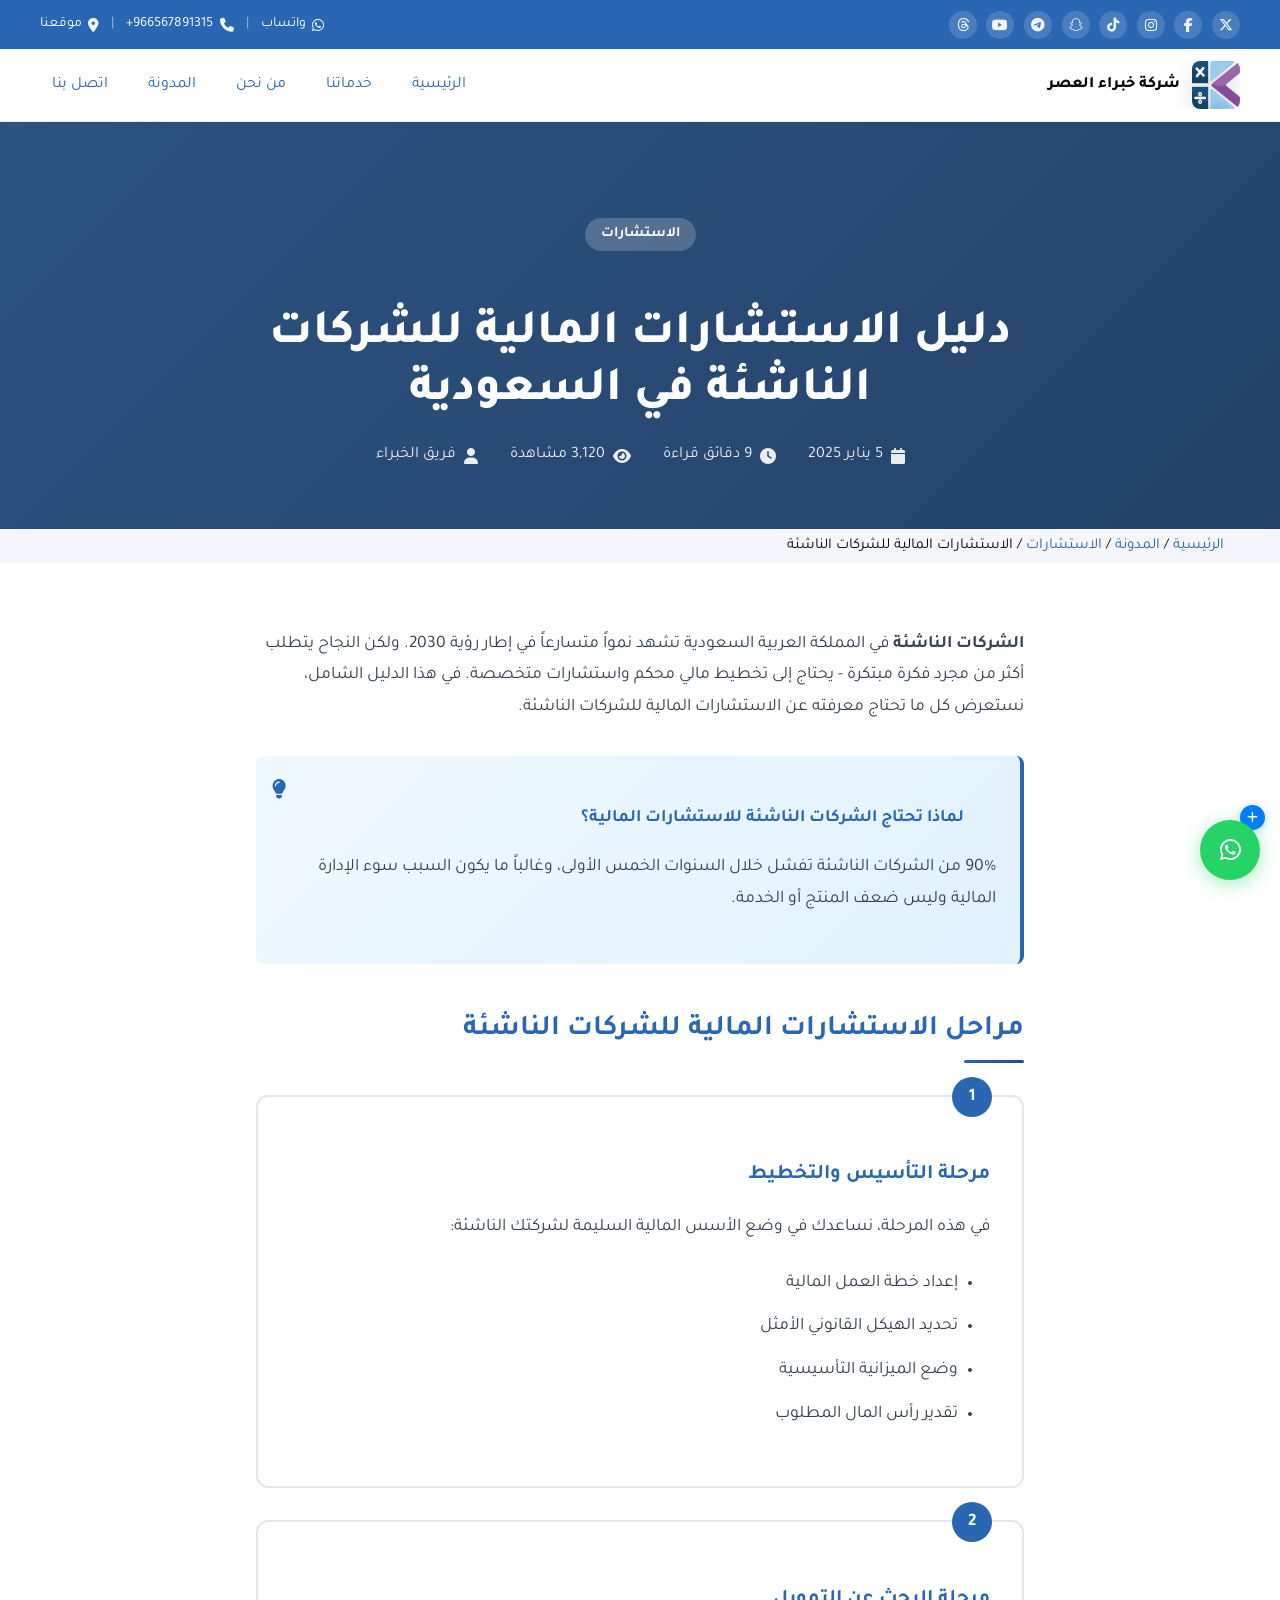
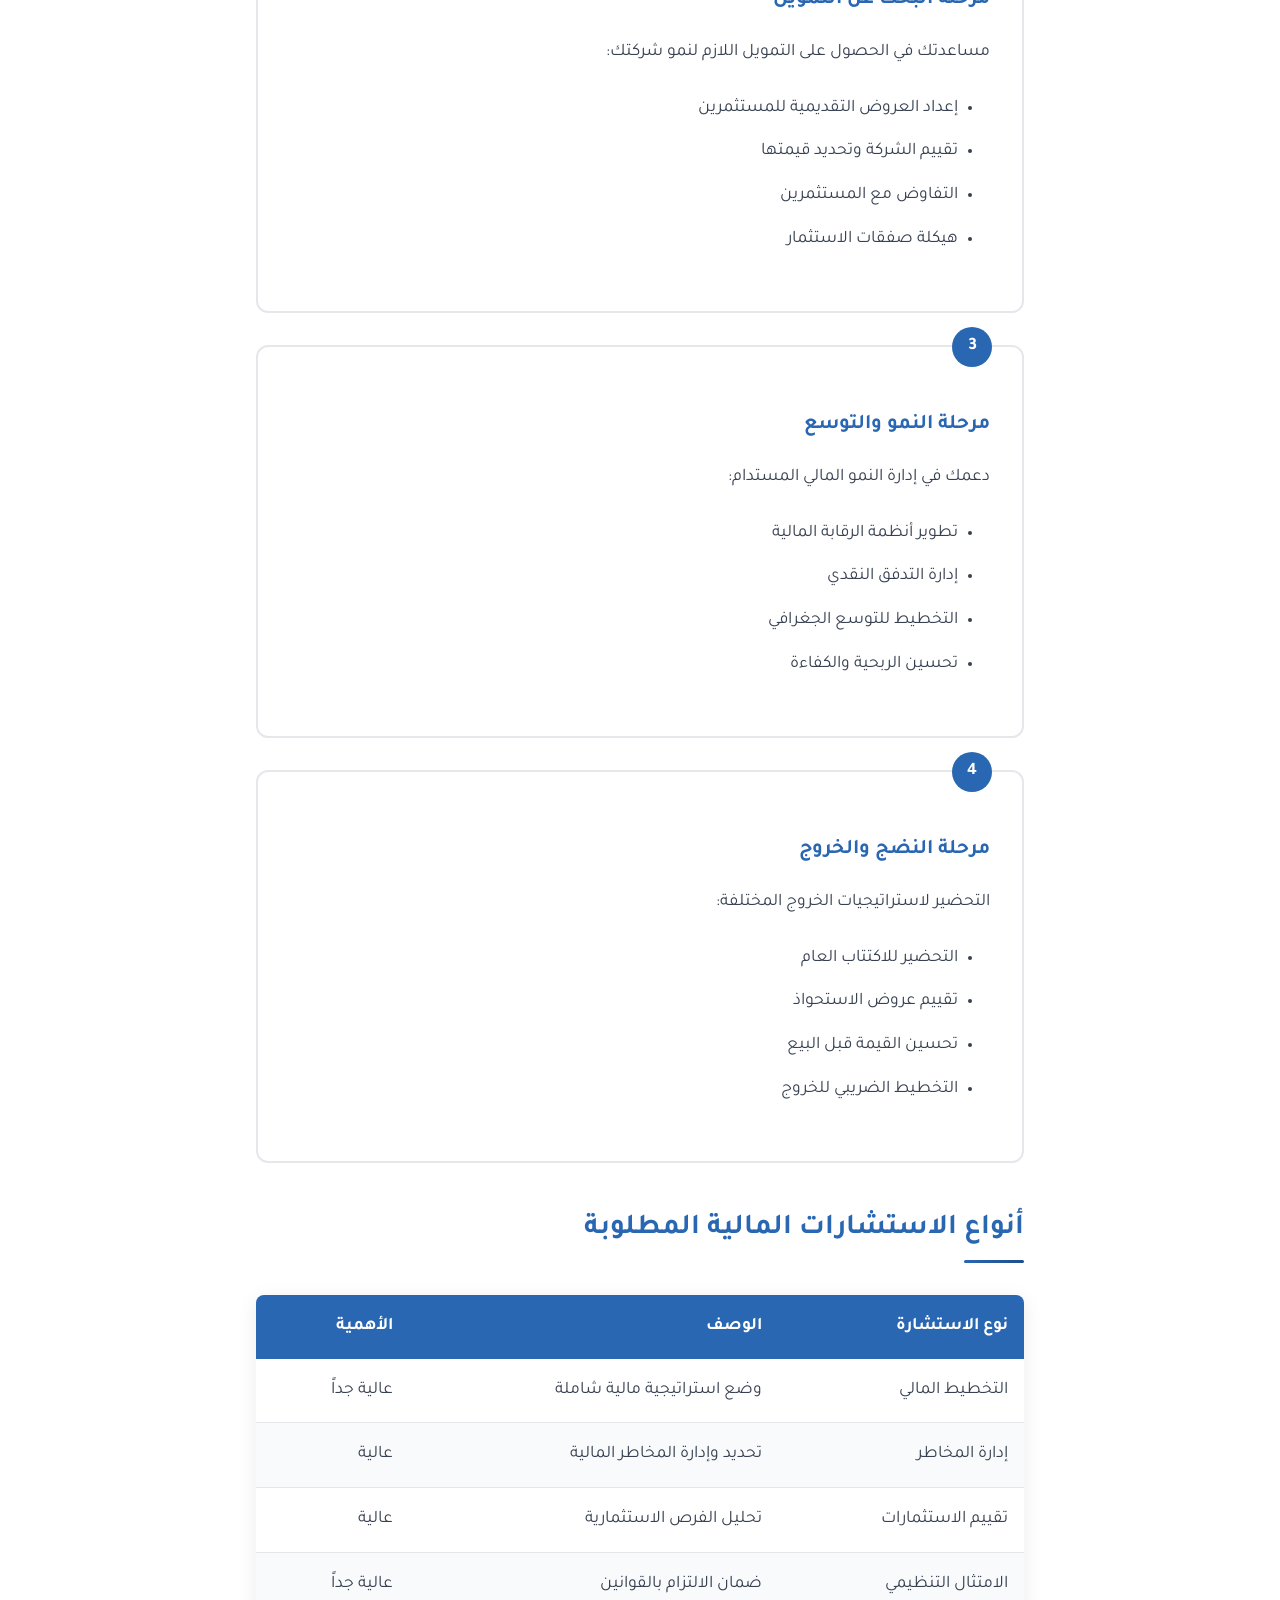
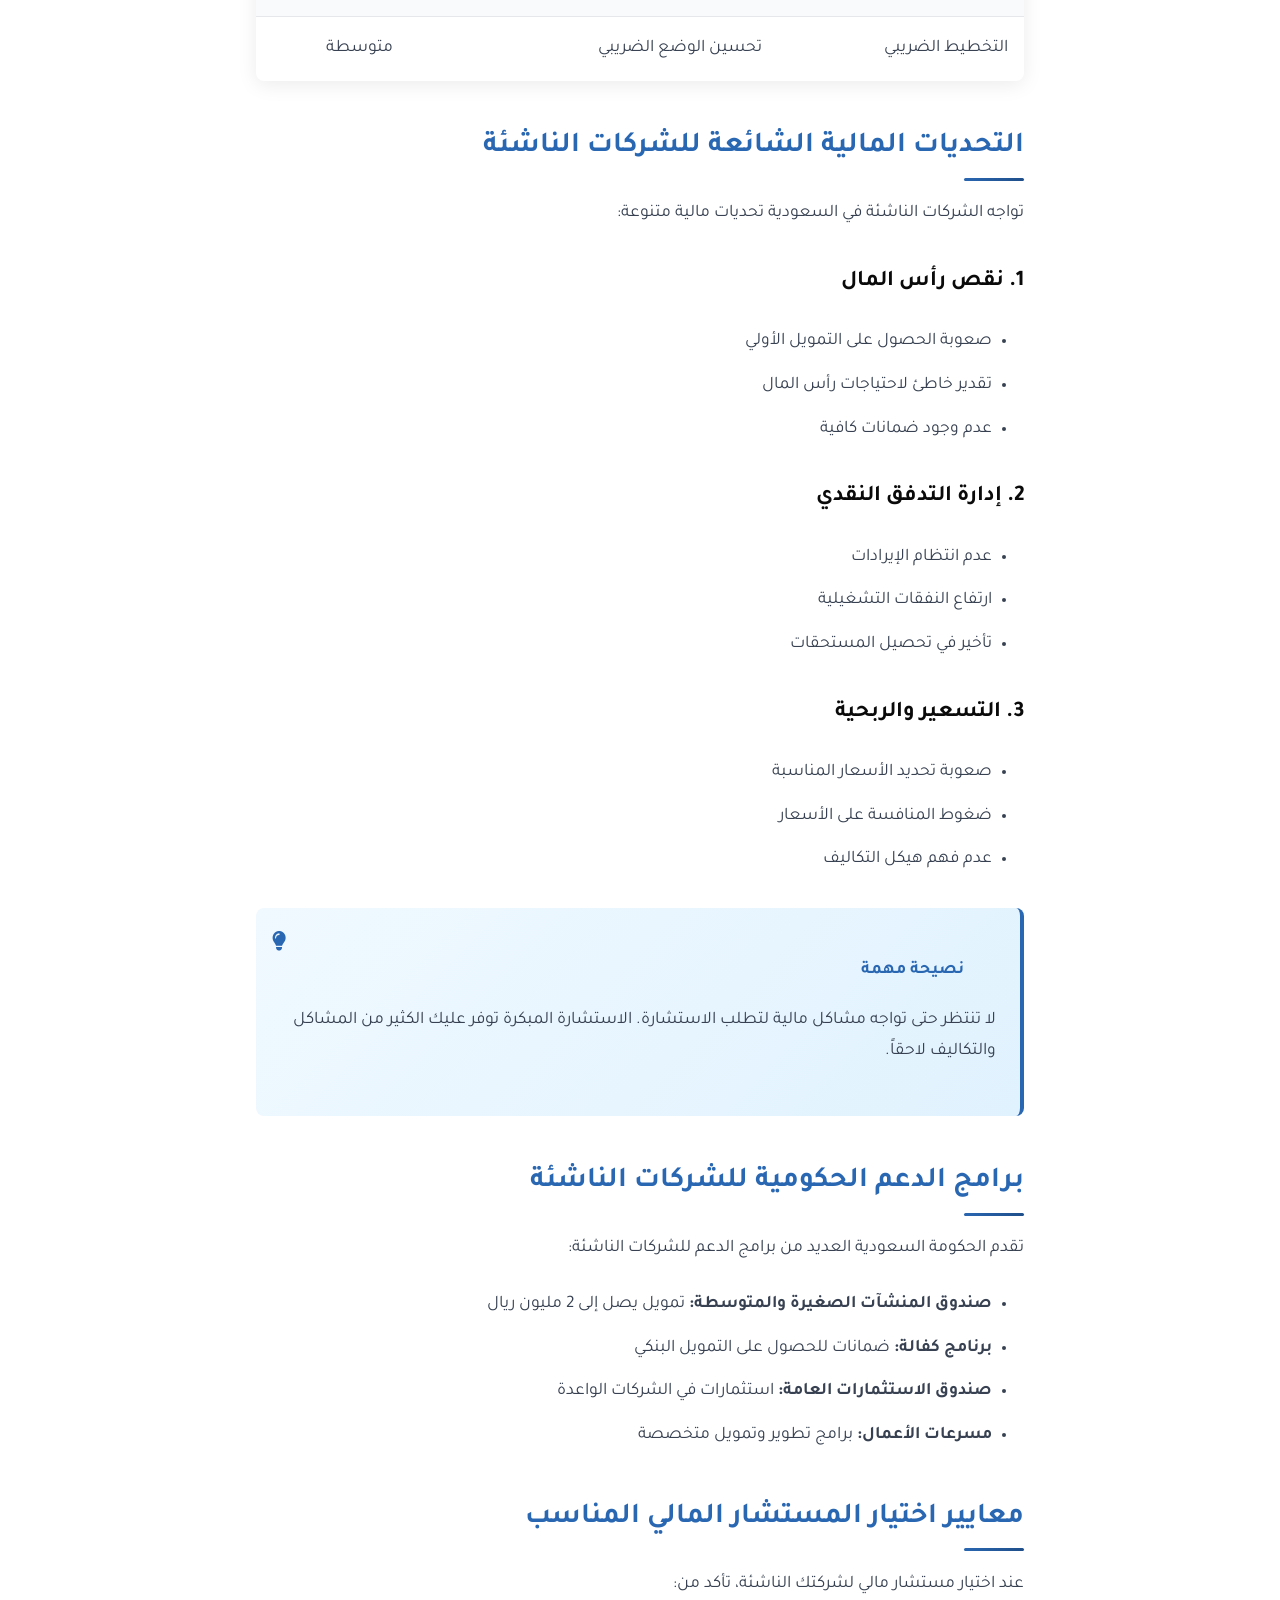
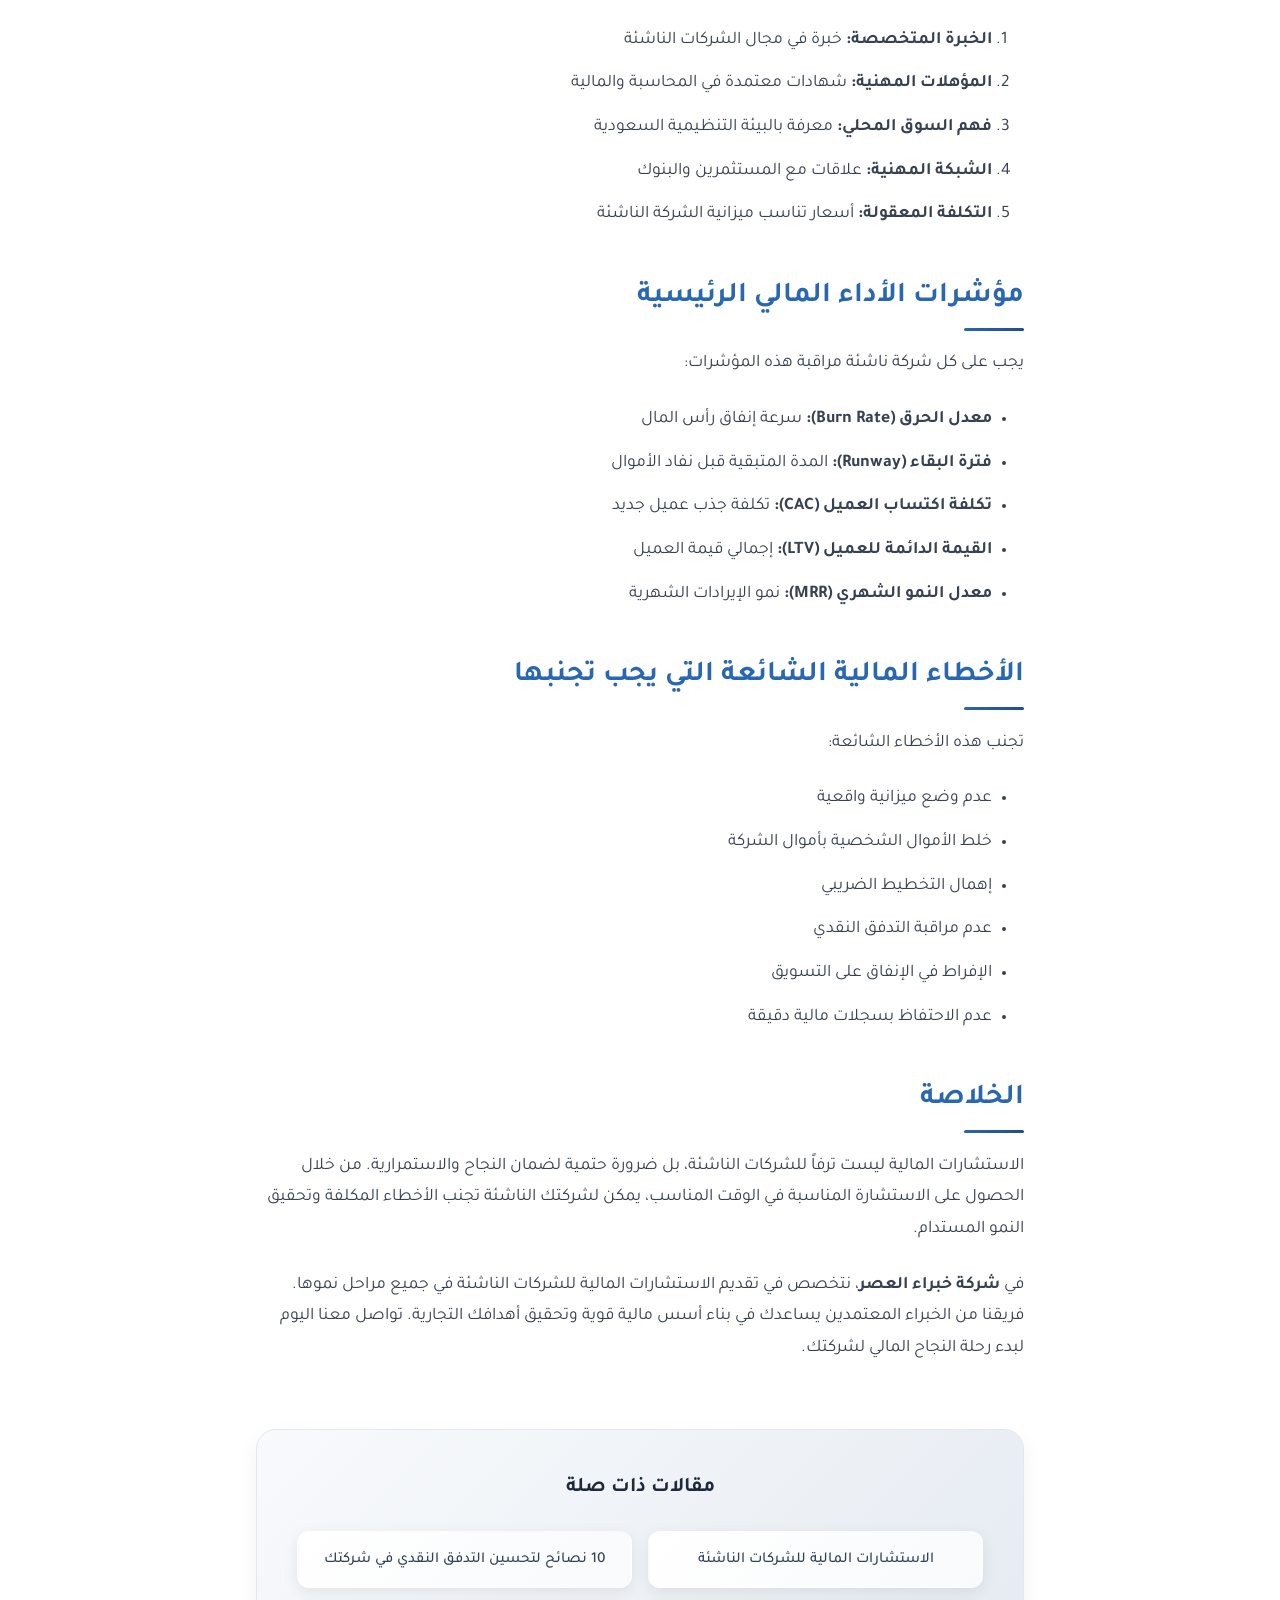
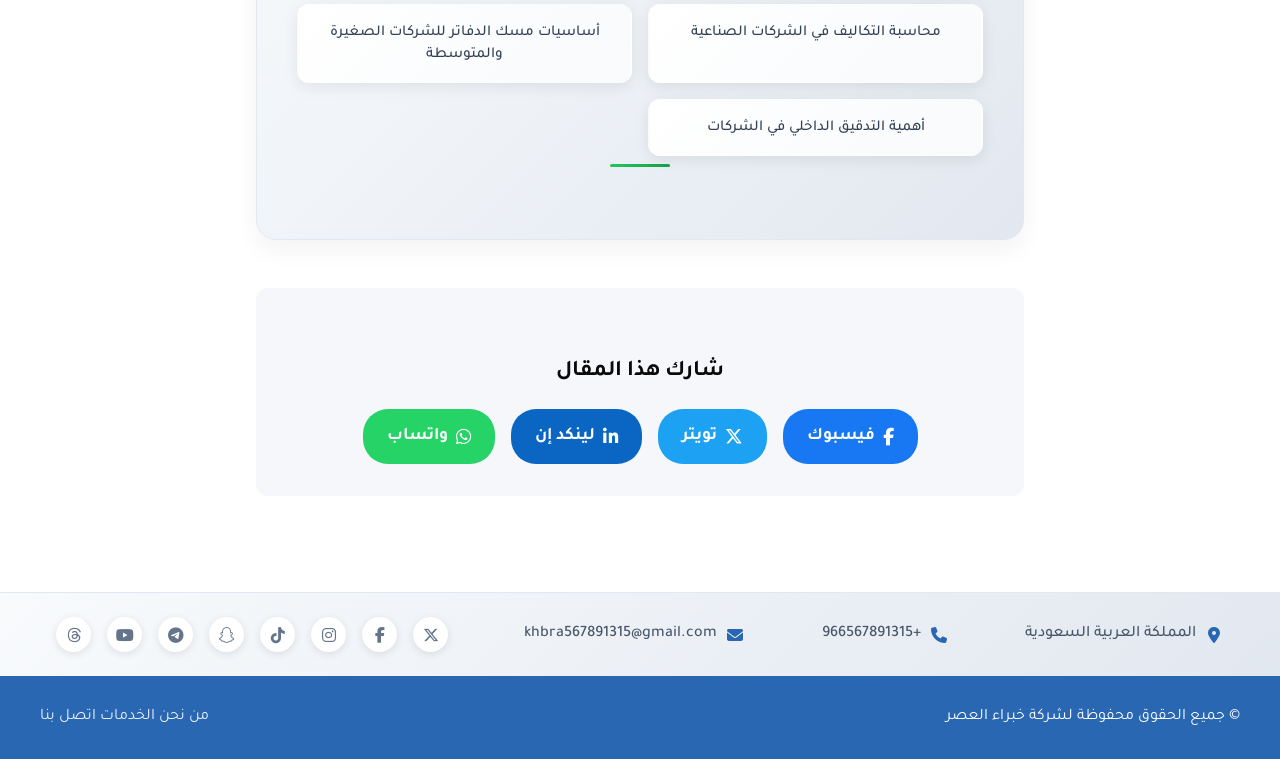
<file: article-consulting.html>
<!doctype html>
<html lang="ar" dir="rtl">
<head>
  <meta charset="utf-8" />
  <meta name="viewport" content="width=device-width, initial-scale=1" />
  <title>دليل الاستشارات المالية للشركات الناشئة في السعودية - مدونة خبراء العصر الحديث</title>
  <meta name="description" content="كل ما تحتاج معرفته عن الاستشارات المالية للشركات الناشئة، من التخطيط المالي إلى جذب الاستثمارات." />
  <meta property="og:title" content="دليل الاستشارات المالية للشركات الناشئة في السعودية" />
  <meta property="og:description" content="دليل شامل للاستشارات المالية للشركات الناشئة" />
  <meta property="og:type" content="article" />
  <meta property="og:url" content="https://modernexpertscompany.github.io/Modern-Experts-Company/article-consulting.html" />
  <meta property="og:locale" content="ar_SA" />
  <meta property="og:image" content="https://modernexpertscompany.github.io/Modern-Experts-Company/logo.png" />
  <meta name="twitter:card" content="summary_large_image" />
  <meta name="twitter:title" content="دليل الاستشارات المالية للشركات الناشئة في السعودية - مدونة خبراء العصر الحديث" />
  <meta name="twitter:description" content="كل ما تحتاج معرفته عن الاستشارات المالية للشركات الناشئة، من التخطيط المالي إلى جذب الاستثمارات." />
  <meta name="twitter:image" content="https://modernexpertscompany.github.io/Modern-Experts-Company/logo.png" />
  <link rel="canonical" href="https://modernexpertscompany.github.io/Modern-Experts-Company/article-consulting.html" />
  <link rel="icon" href="logo.png" type="image/png" />
  
  <!-- تحميل الخطوط -->
  <link rel="preconnect" href="https://fonts.googleapis.com">
  <link rel="preconnect" href="https://fonts.gstatic.com" crossorigin>
  <link href="https://fonts.googleapis.com/css2?family=Tajawal:wght@400;500;700;800&display=swap" rel="stylesheet">
  
  <!-- تحميل الأنماط -->
  <link rel="stylesheet" href="styles.css?v=6" />
  <link rel="stylesheet" href="https://cdnjs.cloudflare.com/ajax/libs/font-awesome/6.5.1/css/all.min.css" />
  
  <!-- الأيقونة -->
  <link rel="icon" href="logo.png" type="image/png" />

  <style>
    /* أنماط خاصة بصفحة المقال */
    .article-hero {
      background: linear-gradient(135deg, rgba(42, 103, 178, 0.9), rgba(31, 78, 137, 0.9)), url('https://images.unsplash.com/photo-1460925895917-afdab827c52f?ixlib=rb-4.0.3&auto=format&fit=crop&w=1200&q=80');
      background-size: cover;
      background-position: center;
      color: white;
      padding: 6rem 0 4rem;
      position: relative;
    }
    
    .article-hero::before {
      content: '';
      position: absolute;
      top: 0;
      left: 0;
      right: 0;
      bottom: 0;
      background: rgba(0, 0, 0, 0.3);
    }
    
    .article-hero-content {
      position: relative;
      z-index: 2;
      max-width: 800px;
      margin: 0 auto;
      text-align: center;
    }
    
    .article-category {
      background: rgba(255, 255, 255, 0.2);
      color: white;
      padding: 0.5rem 1rem;
      border-radius: 20px;
      font-size: 0.9rem;
      font-weight: 600;
      display: inline-block;
      margin-bottom: 1rem;
    }
    
    .article-hero h1 {
      font-size: clamp(2rem, 4vw, 3rem);
      margin-bottom: 1.5rem;
      font-weight: 800;
      line-height: 1.2;
    }
    
    .article-meta {
      display: flex;
      justify-content: center;
      gap: 2rem;
      flex-wrap: wrap;
      font-size: 1rem;
      opacity: 0.9;
    }
    
    .article-meta span {
      display: flex;
      align-items: center;
      gap: 0.5rem;
    }
    
    .article-content {
      max-width: 800px;
      margin: 0 auto;
      padding: 3rem 1rem;
      line-height: 1.8;
      font-size: 1.1rem;
    }
    
    .article-content h2 {
      color: var(--primary);
      font-size: 1.8rem;
      margin: 2.5rem 0 1rem;
      font-weight: 700;
      position: relative;
      padding-bottom: 0.5rem;
    }
    
    .article-content h2::after {
      content: '';
      position: absolute;
      bottom: 0;
      right: 0;
      width: 60px;
      height: 3px;
      background: linear-gradient(135deg, var(--primary), var(--primary-dark));
      border-radius: 2px;
    }
    
    .article-content h3 {
      color: var(--text);
      font-size: 1.4rem;
      margin: 2rem 0 1rem;
      font-weight: 600;
    }
    
    .article-content p {
      margin-bottom: 1.5rem;
      color: #374151;
    }
    
    .article-content ul, .article-content ol {
      margin: 1.5rem 0;
      padding-right: 2rem;
    }
    
    .article-content li {
      margin-bottom: 0.75rem;
      color: #374151;
    }
    
    .highlight-box {
      background: linear-gradient(135deg, #f0f9ff, #e0f2fe);
      border-right: 4px solid var(--primary);
      padding: 1.5rem;
      margin: 2rem 0;
      border-radius: 8px;
      position: relative;
    }
    
    .highlight-box::before {
      content: '\f0eb';
      font-family: 'Font Awesome 6 Free';
      font-weight: 900;
      position: absolute;
      top: 1rem;
      left: 1rem;
      color: var(--primary);
      font-size: 1.2rem;
    }
    
    .highlight-box h4 {
      color: var(--primary);
      font-weight: 700;
      margin-bottom: 1rem;
      padding-right: 2rem;
    }
    
    .info-table {
      width: 100%;
      border-collapse: collapse;
      margin: 2rem 0;
      background: white;
      border-radius: 8px;
      overflow: hidden;
      box-shadow: 0 4px 20px rgba(0,0,0,0.08);
    }
    
    .info-table th {
      background: var(--primary);
      color: white;
      padding: 1rem;
      text-align: right;
      font-weight: 600;
    }
    
    .info-table td {
      padding: 1rem;
      border-bottom: 1px solid #e5e7eb;
      color: #374151;
    }
    
    .info-table tr:last-child td {
      border-bottom: none;
    }
    
    .info-table tr:nth-child(even) {
      background: #f9fafb;
    }
    
    .phase-card {
      background: white;
      border: 2px solid #e5e7eb;
      border-radius: 12px;
      padding: 2rem;
      margin: 2rem 0;
      position: relative;
      transition: all 0.3s ease;
    }
    
    .phase-card:hover {
      border-color: var(--primary);
      transform: translateY(-3px);
      box-shadow: 0 10px 30px rgba(42, 103, 178, 0.15);
    }
    
    .phase-number {
      position: absolute;
      top: -20px;
      right: 30px;
      background: var(--primary);
      color: white;
      width: 40px;
      height: 40px;
      border-radius: 50%;
      display: flex;
      align-items: center;
      justify-content: center;
      font-weight: 700;
      font-size: 1.1rem;
    }
    
    .phase-card h4 {
      color: var(--primary);
      font-size: 1.3rem;
      margin-bottom: 1rem;
      font-weight: 700;
    }
    
    .article-tags {
      margin: 4rem 0 3rem;
      padding: 2.5rem;
      background: linear-gradient(135deg, #f8fafc 0%, #e2e8f0 100%);
      border-radius: 20px;
      border: 1px solid #e2e8f0;
      box-shadow: 0 10px 25px rgba(0,0,0,0.05);
    }
    
    .article-tags::before {
      content: "مقالات ذات صلة";
      display: block;
      font-size: 1.3rem;
      font-weight: 700;
      color: #1e293b;
      margin-bottom: 1.5rem;
      text-align: center;
      position: relative;
    }
    
    .article-tags::after {
      content: "";
      display: block;
      width: 60px;
      height: 3px;
      background: linear-gradient(90deg, #22c55e, #16a34a);
      margin: 0.5rem auto 2rem;
      border-radius: 2px;
    }
    
    .tags-grid {
      display: grid;
      grid-template-columns: repeat(auto-fit, minmax(280px, 1fr));
      gap: 1rem;
    }
    
    .article-tag {
      background: linear-gradient(135deg, #ffffff 0%, #f8fafc 100%);
      color: #334155;
      padding: 1rem 1.5rem;
      border-radius: 12px;
      font-size: 0.95rem;
      font-weight: 500;
      text-decoration: none;
      transition: all 0.4s cubic-bezier(0.4, 0, 0.2, 1);
      border: 2px solid transparent;
      box-shadow: 0 4px 15px rgba(0,0,0,0.08);
      position: relative;
      overflow: hidden;
      line-height: 1.4;
      text-align: center;
    }
    
    .article-tag::before {
      content: "";
      position: absolute;
      top: 0;
      left: -100%;
      width: 100%;
      height: 100%;
      background: linear-gradient(90deg, transparent, rgba(255,255,255,0.4), transparent);
      transition: left 0.6s;
    }
    
    .article-tag:hover::before {
      left: 100%;
    }
    
    .article-tag:hover {
      background: linear-gradient(135deg, #22c55e 0%, #16a34a 100%);
      color: white;
      transform: translateY(-5px) scale(1.02);
      border-color: #22c55e;
      box-shadow: 0 15px 35px rgba(34, 197, 94, 0.3);
    }
    
    .article-tag:nth-child(1) { animation-delay: 0.1s; }
    .article-tag:nth-child(2) { animation-delay: 0.2s; }
    .article-tag:nth-child(3) { animation-delay: 0.3s; }
    .article-tag:nth-child(4) { animation-delay: 0.4s; }
    .article-tag:nth-child(5) { animation-delay: 0.5s; }
    .article-tag:nth-child(6) { animation-delay: 0.6s; }
    
    @keyframes fadeInUp {
      from {
        opacity: 0;
        transform: translateY(30px);
      }
      to {
        opacity: 1;
        transform: translateY(0);
      }
    }
    
    .article-tag {
      animation: fadeInUp 0.6s ease-out both;
    }
    
    @media (max-width: 768px) {
      .tags-grid {
        grid-template-columns: 1fr;
      }
      
      .article-tags {
        padding: 1.5rem;
        margin: 3rem 0 2rem;
      }
      
      .article-tag {
        padding: 0.8rem 1.2rem;
        font-size: 0.9rem;
      }
    }
    
    .article-share {
      background: var(--bg-alt);
      padding: 2rem;
      border-radius: 12px;
      text-align: center;
      margin: 3rem 0;
    }
    
    .article-share h3 {
      margin-bottom: 1rem;
      color: var(--text);
    }
    
    .share-buttons {
      display: flex;
      justify-content: center;
      gap: 1rem;
      flex-wrap: wrap;
    }
    
    .share-btn {
      display: inline-flex;
      align-items: center;
      gap: 0.5rem;
      padding: 0.75rem 1.5rem;
      border-radius: 25px;
      text-decoration: none;
      font-weight: 600;
      transition: all 0.3s ease;
    }
    
    .share-btn:hover {
      transform: translateY(-2px);
    }
    
    .share-btn.facebook {
      background: #1877F2;
      color: white;
    }
    
    .share-btn.twitter {
      background: #1DA1F2;
      color: white;
    }
    
    .share-btn.linkedin {
      background: #0A66C2;
      color: white;
    }
    
    .share-btn.whatsapp {
      background: #25D366;
      color: white;
    }
    
    @media (max-width: 768px) {
      .article-hero {
        padding: 4rem 0 3rem;
      }
      
      .article-meta {
        gap: 1rem;
        font-size: 0.9rem;
      }
      
      .article-content {
        padding: 2rem 1rem;
        font-size: 1rem;
      }
      
      .share-buttons {
        gap: 0.5rem;
      }
      
      .share-btn {
        padding: 0.5rem 1rem;
        font-size: 0.9rem;
      }
    }
  </style>
</head>

<body class="article-page">
  <!-- شريط علوي -->
  <div class="topbar">
    <div class="container topbar-inner">
      <div class="topbar-left">
        <a href="https://x.com/asdfgd926" target="_blank" rel="noopener" aria-label="X"><i class="fa-brands fa-x-twitter"></i></a>
        <a href="https://www.facebook.com/share/16XdUuCcdo/" target="_blank" rel="noopener" aria-label="Facebook"><i class="fa-brands fa-facebook-f"></i></a>
        <a href="https://www.instagram.com/cnslt1?igsh=MXc0a3EydDJyYXU2cQ==" target="_blank" rel="noopener" aria-label="Instagram"><i class="fa-brands fa-instagram"></i></a>
        <a href="https://www.tiktok.com/@cnslt111?_t=ZS-8yjbQHSDnrs&_r=1" target="_blank" rel="noopener" aria-label="TikTok"><i class="fa-brands fa-tiktok"></i></a>
        <a href="https://www.snapchat.com/add/modern_experts?share_id=YJZXXzA8aUI&locale=ar-YE" target="_blank" rel="noopener" aria-label="Snapchat"><i class="fa-brands fa-snapchat"></i></a>
        <a href="https://t.me/CNSLT11" target="_blank" rel="noopener" aria-label="Telegram"><i class="fa-brands fa-telegram"></i></a>
        <a href="https://www.youtube.com/@%D8%B4%D8%B1%D9%83%D8%A9%D8%AE%D8%A8%D8%B1%D8%A7%D8%A1%D8%A7%D9%84%D8%B9%D8%B5%D8%B1%D8%A7%D9%84%D8%AD%D8%AF%D9%8A%D8%AB" target="_blank" rel="noopener" aria-label="YouTube"><i class="fa-brands fa-youtube"></i></a>
        <a href="https://www.threads.com/@cnslt1" target="_blank" rel="noopener" aria-label="Threads"><i class="fa-brands fa-threads"></i></a>
      </div>
      <div class="topbar-right">
        <a class="top-link" href="https://wa.me/966567891315" target="_blank" rel="noopener" aria-label="واتساب"><i class="fa-brands fa-whatsapp"></i> واتساب</a>
        <span class="sep">|</span>
        <a class="top-link" href="tel:+966567891315" aria-label="اتصال هاتفي"><i class="fa-solid fa-phone"></i> 966567891315+</a>
        <span class="sep">|</span>
        <a class="top-link" href="https://maps.app.goo.gl/e2h7KLZzkto6Q39s9" target="_blank" rel="noopener" aria-label="الموقع الجغرافي"><i class="fa-solid fa-location-dot"></i> موقعنا</a>
      </div>
    </div>
  </div>

  <!-- ترويسة -->
  <header class="site-header">
    <div class="container header-inner">
      <a class="brand" href="index.html" aria-label="العودة للرئيسية">
        <span class="logo-wrap">
            <img class="logo-float" src="logo.png" alt="شعار شركة خبراء العصر" width="48" height="48" loading="eager" />
          <span class="logo-ripple" aria-hidden="true"></span>
        </span>
        <span>شركة خبراء العصر</span>
      </a>
      <nav class="nav" aria-label="التنقل الرئيسي">
        <button class="menu-toggle" aria-expanded="false" aria-controls="primary-menu">☰ القائمة</button>
        <ul id="primary-menu" class="menu">
          <li><a href="index.html">الرئيسية</a></li>
          <li><a href="services.html">خدماتنا</a></li>
          <li><a href="about.html">من نحن</a></li>
          <li><a href="blog.html">المدونة</a></li>
          <li><a href="contact.html">اتصل بنا</a></li>
        </ul>
      </nav>
    </div>
  </header>

  <!-- بطل المقال -->
  <section class="article-hero">
    <div class="container article-hero-content">
      <span class="article-category">الاستشارات</span>
      <h1>دليل الاستشارات المالية للشركات الناشئة في السعودية</h1>
      <div class="article-meta">
        <span><i class="fa-solid fa-calendar"></i> 5 يناير 2025</span>
        <span><i class="fa-solid fa-clock"></i> 9 دقائق قراءة</span>
        <span><i class="fa-solid fa-eye"></i> 3,120 مشاهدة</span>
        <span><i class="fa-solid fa-user"></i> فريق الخبراء</span>
      </div>
    </div>
  </section>

  <!-- مسار التنقل -->
  <nav class="breadcrumbs" aria-label="مسار التنقل">
    <div class="container">
      <a href="index.html">الرئيسية</a>
      <span>/</span>
      <a href="blog.html">المدونة</a>
      <span>/</span>
      <a href="#">الاستشارات</a>
      <span>/</span>
      <span>الاستشارات المالية للشركات الناشئة</span>
    </div>
  </nav>

  <!-- محتوى المقال -->
  <article class="article-content">
    <p><strong>الشركات الناشئة</strong> في المملكة العربية السعودية تشهد نمواً متسارعاً في إطار رؤية 2030. ولكن النجاح يتطلب أكثر من مجرد فكرة مبتكرة - يحتاج إلى تخطيط مالي محكم واستشارات متخصصة. في هذا الدليل الشامل، نستعرض كل ما تحتاج معرفته عن الاستشارات المالية للشركات الناشئة.</p>

    <div class="highlight-box">
      <h4>لماذا تحتاج الشركات الناشئة للاستشارات المالية؟</h4>
      <p>90% من الشركات الناشئة تفشل خلال السنوات الخمس الأولى، وغالباً ما يكون السبب سوء الإدارة المالية وليس ضعف المنتج أو الخدمة.</p>
    </div>

    <h2>مراحل الاستشارات المالية للشركات الناشئة</h2>

    <div class="phase-card">
      <div class="phase-number">1</div>
      <h4>مرحلة التأسيس والتخطيط</h4>
      <p>في هذه المرحلة، نساعدك في وضع الأسس المالية السليمة لشركتك الناشئة:</p>
      <ul>
        <li>إعداد خطة العمل المالية</li>
        <li>تحديد الهيكل القانوني الأمثل</li>
        <li>وضع الميزانية التأسيسية</li>
        <li>تقدير رأس المال المطلوب</li>
      </ul>
    </div>

    <div class="phase-card">
      <div class="phase-number">2</div>
      <h4>مرحلة البحث عن التمويل</h4>
      <p>مساعدتك في الحصول على التمويل اللازم لنمو شركتك:</p>
      <ul>
        <li>إعداد العروض التقديمية للمستثمرين</li>
        <li>تقييم الشركة وتحديد قيمتها</li>
        <li>التفاوض مع المستثمرين</li>
        <li>هيكلة صفقات الاستثمار</li>
      </ul>
    </div>

    <div class="phase-card">
      <div class="phase-number">3</div>
      <h4>مرحلة النمو والتوسع</h4>
      <p>دعمك في إدارة النمو المالي المستدام:</p>
      <ul>
        <li>تطوير أنظمة الرقابة المالية</li>
        <li>إدارة التدفق النقدي</li>
        <li>التخطيط للتوسع الجغرافي</li>
        <li>تحسين الربحية والكفاءة</li>
      </ul>
    </div>

    <div class="phase-card">
      <div class="phase-number">4</div>
      <h4>مرحلة النضج والخروج</h4>
      <p>التحضير لاستراتيجيات الخروج المختلفة:</p>
      <ul>
        <li>التحضير للاكتتاب العام</li>
        <li>تقييم عروض الاستحواذ</li>
        <li>تحسين القيمة قبل البيع</li>
        <li>التخطيط الضريبي للخروج</li>
      </ul>
    </div>

    <h2>أنواع الاستشارات المالية المطلوبة</h2>

    <table class="info-table">
      <thead>
        <tr>
          <th>نوع الاستشارة</th>
          <th>الوصف</th>
          <th>الأهمية</th>
        </tr>
      </thead>
      <tbody>
        <tr>
          <td>التخطيط المالي</td>
          <td>وضع استراتيجية مالية شاملة</td>
          <td>عالية جداً</td>
        </tr>
        <tr>
          <td>إدارة المخاطر</td>
          <td>تحديد وإدارة المخاطر المالية</td>
          <td>عالية</td>
        </tr>
        <tr>
          <td>تقييم الاستثمارات</td>
          <td>تحليل الفرص الاستثمارية</td>
          <td>عالية</td>
        </tr>
        <tr>
          <td>الامتثال التنظيمي</td>
          <td>ضمان الالتزام بالقوانين</td>
          <td>عالية جداً</td>
        </tr>
        <tr>
          <td>التخطيط الضريبي</td>
          <td>تحسين الوضع الضريبي</td>
          <td>متوسطة</td>
        </tr>
      </tbody>
    </table>

    <h2>التحديات المالية الشائعة للشركات الناشئة</h2>
    <p>تواجه الشركات الناشئة في السعودية تحديات مالية متنوعة:</p>

    <h3>1. نقص رأس المال</h3>
    <ul>
      <li>صعوبة الحصول على التمويل الأولي</li>
      <li>تقدير خاطئ لاحتياجات رأس المال</li>
      <li>عدم وجود ضمانات كافية</li>
    </ul>

    <h3>2. إدارة التدفق النقدي</h3>
    <ul>
      <li>عدم انتظام الإيرادات</li>
      <li>ارتفاع النفقات التشغيلية</li>
      <li>تأخير في تحصيل المستحقات</li>
    </ul>

    <h3>3. التسعير والربحية</h3>
    <ul>
      <li>صعوبة تحديد الأسعار المناسبة</li>
      <li>ضغوط المنافسة على الأسعار</li>
      <li>عدم فهم هيكل التكاليف</li>
    </ul>

    <div class="highlight-box">
      <h4>نصيحة مهمة</h4>
      <p>لا تنتظر حتى تواجه مشاكل مالية لتطلب الاستشارة. الاستشارة المبكرة توفر عليك الكثير من المشاكل والتكاليف لاحقاً.</p>
    </div>

    <h2>برامج الدعم الحكومية للشركات الناشئة</h2>
    <p>تقدم الحكومة السعودية العديد من برامج الدعم للشركات الناشئة:</p>

    <ul>
      <li><strong>صندوق المنشآت الصغيرة والمتوسطة:</strong> تمويل يصل إلى 2 مليون ريال</li>
      <li><strong>برنامج كفالة:</strong> ضمانات للحصول على التمويل البنكي</li>
      <li><strong>صندوق الاستثمارات العامة:</strong> استثمارات في الشركات الواعدة</li>
      <li><strong>مسرعات الأعمال:</strong> برامج تطوير وتمويل متخصصة</li>
    </ul>

    <h2>معايير اختيار المستشار المالي المناسب</h2>
    <p>عند اختيار مستشار مالي لشركتك الناشئة، تأكد من:</p>

    <ol>
      <li><strong>الخبرة المتخصصة:</strong> خبرة في مجال الشركات الناشئة</li>
      <li><strong>المؤهلات المهنية:</strong> شهادات معتمدة في المحاسبة والمالية</li>
      <li><strong>فهم السوق المحلي:</strong> معرفة بالبيئة التنظيمية السعودية</li>
      <li><strong>الشبكة المهنية:</strong> علاقات مع المستثمرين والبنوك</li>
      <li><strong>التكلفة المعقولة:</strong> أسعار تناسب ميزانية الشركة الناشئة</li>
    </ol>

    <h2>مؤشرات الأداء المالي الرئيسية</h2>
    <p>يجب على كل شركة ناشئة مراقبة هذه المؤشرات:</p>

    <ul>
      <li><strong>معدل الحرق (Burn Rate):</strong> سرعة إنفاق رأس المال</li>
      <li><strong>فترة البقاء (Runway):</strong> المدة المتبقية قبل نفاد الأموال</li>
      <li><strong>تكلفة اكتساب العميل (CAC):</strong> تكلفة جذب عميل جديد</li>
      <li><strong>القيمة الدائمة للعميل (LTV):</strong> إجمالي قيمة العميل</li>
      <li><strong>معدل النمو الشهري (MRR):</strong> نمو الإيرادات الشهرية</li>
    </ul>

    <h2>الأخطاء المالية الشائعة التي يجب تجنبها</h2>
    <p>تجنب هذه الأخطاء الشائعة:</p>

    <ul>
      <li>عدم وضع ميزانية واقعية</li>
      <li>خلط الأموال الشخصية بأموال الشركة</li>
      <li>إهمال التخطيط الضريبي</li>
      <li>عدم مراقبة التدفق النقدي</li>
      <li>الإفراط في الإنفاق على التسويق</li>
      <li>عدم الاحتفاظ بسجلات مالية دقيقة</li>
    </ul>

    <h2>الخلاصة</h2>
    <p>الاستشارات المالية ليست ترفاً للشركات الناشئة، بل ضرورة حتمية لضمان النجاح والاستمرارية. من خلال الحصول على الاستشارة المناسبة في الوقت المناسب، يمكن لشركتك الناشئة تجنب الأخطاء المكلفة وتحقيق النمو المستدام.</p>

    <p>في <strong>شركة خبراء العصر</strong>، نتخصص في تقديم الاستشارات المالية للشركات الناشئة في جميع مراحل نموها. فريقنا من الخبراء المعتمدين يساعدك في بناء أسس مالية قوية وتحقيق أهدافك التجارية. تواصل معنا اليوم لبدء رحلة النجاح المالي لشركتك.</p>

    <!-- العلامات -->
    <div class="article-tags">
      <div class="tags-grid">
        <a href="article-consulting.html" class="article-tag">الاستشارات المالية للشركات الناشئة</a>
        <a href="article-tips.html" class="article-tag">10 نصائح لتحسين التدفق النقدي في شركتك</a>
        <a href="article-sample.html" class="article-tag">محاسبة التكاليف في الشركات الصناعية</a>
        <a href="article-bookkeeping.html" class="article-tag">أساسيات مسك الدفاتر للشركات الصغيرة والمتوسطة</a>
        <a href="article-audit.html" class="article-tag">أهمية التدقيق الداخلي في الشركات</a>
      </div>
    </div>

    <!-- مشاركة المقال -->
    <div class="article-share">
      <h3>شارك هذا المقال</h3>
      <div class="share-buttons">
        <a href="#" class="share-btn facebook">
          <i class="fa-brands fa-facebook-f"></i>
          فيسبوك
        </a>
        <a href="#" class="share-btn twitter">
          <i class="fa-brands fa-x-twitter"></i>
          تويتر
        </a>
        <a href="#" class="share-btn linkedin">
          <i class="fa-brands fa-linkedin-in"></i>
          لينكد إن
        </a>
        <a href="#" class="share-btn whatsapp">
          <i class="fa-brands fa-whatsapp"></i>
          واتساب
        </a>
      </div>
    </div>
  </article>

  <!-- شريط معلومات الاتصال -->
  <div class="contact-bar">
    <div class="container contact-bar-inner">
      <!-- الموقع الجغرافي -->
      <div class="contact-item">
        <i class="fa-solid fa-location-dot"></i>
        <a href="https://maps.app.goo.gl/e2h7KLZzkto6Q39s9" target="_blank" rel="noopener">المملكة العربية السعودية</a>
      </div>

      <!-- رقم الجوال -->
      <div class="contact-item">
        <i class="fa-solid fa-phone"></i>
        <a href="tel:+966567891315">+966567891315</a>
      </div>

      <!-- الإيميل -->
      <div class="contact-item">
        <i class="fa-solid fa-envelope"></i>
        <a href="mailto:khbra567891315@gmail.com">khbra567891315@gmail.com</a>
      </div>

      <!-- أيقونات التواصل الاجتماعي -->
      <div class="contact-social">
        <a href="https://x.com/asdfgd926" target="_blank" rel="noopener" aria-label="X">
          <i class="fa-brands fa-x-twitter"></i>
        </a>
        <a href="https://www.facebook.com/share/16XdUuCcdo/" target="_blank" rel="noopener" aria-label="Facebook">
          <i class="fa-brands fa-facebook-f"></i>
        </a>
        <a href="https://www.instagram.com/cnslt1?igsh=MXc0a3EydDJyYXU2cQ==" target="_blank" rel="noopener" aria-label="Instagram">
          <i class="fa-brands fa-instagram"></i>
        </a>
        <a href="https://www.tiktok.com/@cnslt111?_t=ZS-8yjbQHSDnrs&_r=1" target="_blank" rel="noopener" aria-label="TikTok">
          <i class="fa-brands fa-tiktok"></i>
        </a>
        <a href="https://www.snapchat.com/add/modern_experts?share_id=YJZXXzA8aUI&locale=ar-YE" target="_blank" rel="noopener" aria-label="Snapchat">
          <i class="fa-brands fa-snapchat"></i>
        </a>
        <a href="https://t.me/CNSLT11" target="_blank" rel="noopener" aria-label="Telegram">
          <i class="fa-brands fa-telegram"></i>
        </a>
        <a href="https://www.youtube.com/@%D8%B4%D8%B1%D9%83%D8%A9%D8%AE%D8%A8%D8%B1%D8%A7%D8%A1%D8%A7%D9%84%D8%B9%D8%B5%D8%B1%D8%A7%D9%84%D8%AD%D8%AF%D9%8A%D8%AB" target="_blank" rel="noopener" aria-label="YouTube">
          <i class="fa-brands fa-youtube"></i>
        </a>
        <a href="https://www.threads.com/@cnslt1" target="_blank" rel="noopener" aria-label="Threads">
          <i class="fa-brands fa-threads"></i>
        </a>
      </div>
    </div>
  </div>

  <!-- تذييل -->
  <footer class="footer">
    <div class="container footer-inner">
      <p>© جميع الحقوق محفوظة لشركة خبراء العصر</p>
      <nav aria-label="روابط سفلية">
        <a href="about.html">من نحن</a>
        <a href="services.html">الخدمات</a>
        <a href="contact.html">اتصل بنا</a>
      </nav>
    </div>
  </footer>

  <!-- أيقونات التواصل العائمة -->
  <div class="social-fab-container">
    <button class="social-toggle" id="socialToggle" aria-label="إظهار أيقونات التواصل">
      <i class="fa-solid fa-plus"></i>
    </button>
    <div class="social-circle" id="socialCircle">
      <div class="social-group active">
        <a href="https://x.com/asdfgd926" target="_blank" rel="noopener" aria-label="X" class="social-item">
          <i class="fa-brands fa-x-twitter"></i>
        </a>
        <a href="https://www.facebook.com/share/16XdUuCcdo/" target="_blank" rel="noopener" aria-label="Facebook" class="social-item">
          <i class="fa-brands fa-facebook-f"></i>
        </a>
        <a href="https://www.instagram.com/cnslt1?igsh=MXc0a3EydDJyYXU2cQ==" target="_blank" rel="noopener" aria-label="Instagram" class="social-item">
          <i class="fa-brands fa-instagram"></i>
        </a>
        <a href="https://www.tiktok.com/@cnslt111?_t=ZS-8yjbQHSDnrs&_r=1" target="_blank" rel="noopener" aria-label="TikTok" class="social-item">
          <i class="fa-brands fa-tiktok"></i>
        </a>
        <a href="https://www.snapchat.com/add/modern_experts?share_id=YJZXXzA8aUI&locale=ar-YE" target="_blank" rel="noopener" aria-label="Snapchat" class="social-item">
          <i class="fa-brands fa-snapchat"></i>
        </a>
        <a href="https://t.me/CNSLT11" target="_blank" rel="noopener" aria-label="Telegram" class="social-item">
          <i class="fa-brands fa-telegram"></i>
        </a>
        <a href="https://www.youtube.com/@%D8%B4%D8%B1%D9%83%D8%A9%D8%AE%D8%A8%D8%B1%D8%A7%D8%A1%D8%A7%D9%84%D8%B9%D8%B5%D8%B1%D8%A7%D9%84%D8%AD%D8%AF%D9%8A%D8%AB" target="_blank" rel="noopener" aria-label="YouTube" class="social-item">
          <i class="fa-brands fa-youtube"></i>
        </a>
        <a href="https://www.threads.com/@cnslt1" target="_blank" rel="noopener" aria-label="Threads" class="social-item">
          <i class="fa-brands fa-threads"></i>
        </a>
      </div>
    </div>
    <a href="https://wa.me/966567891315" class="fab-whatsapp" target="_blank" rel="noopener" aria-label="زر واتساب عائم">
      <i class="fa-brands fa-whatsapp"></i>
    </a>
  </div>

  <!-- زر العودة للأعلى -->
  <button class="scroll-to-top" id="scrollToTop" aria-label="العودة للأعلى">
    <i class="fa-solid fa-chevron-up"></i>
  </button>

  <script src="script.js?v=2" defer></script>
</body>
</html>
</file>
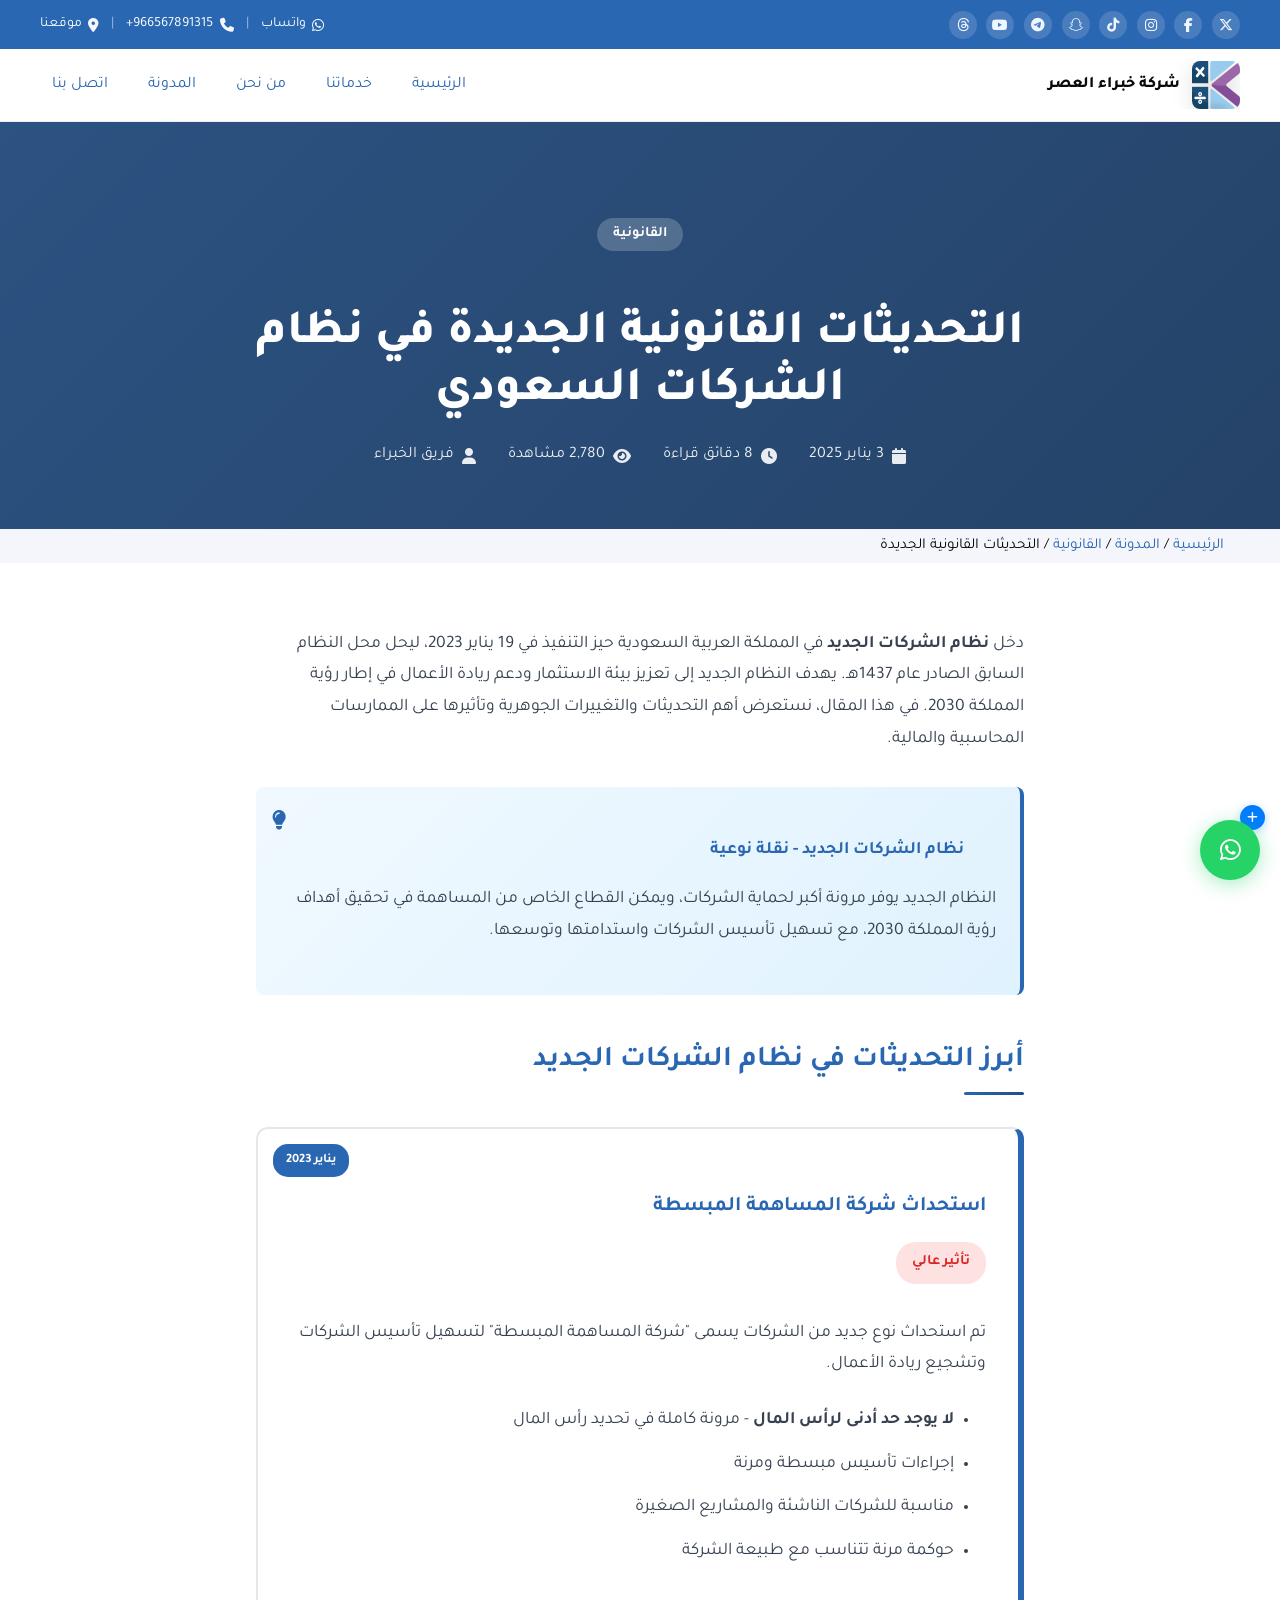
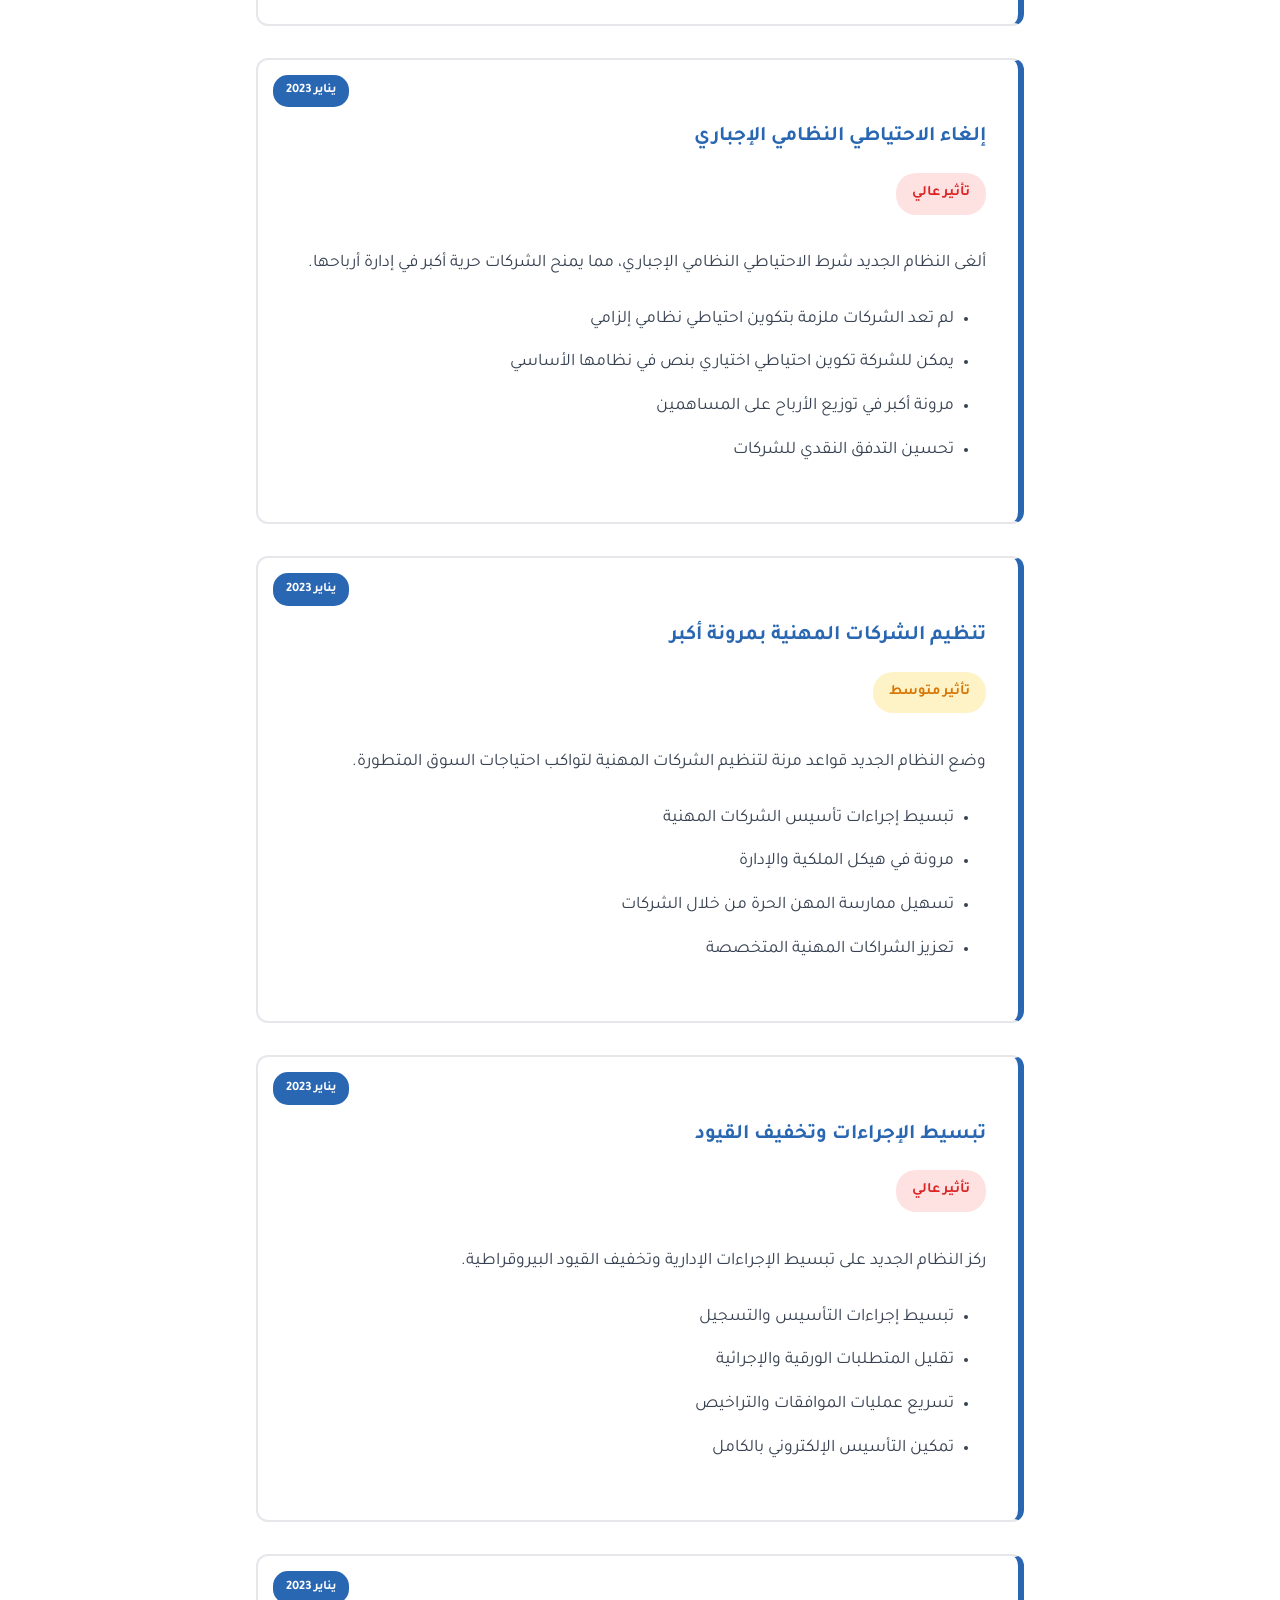
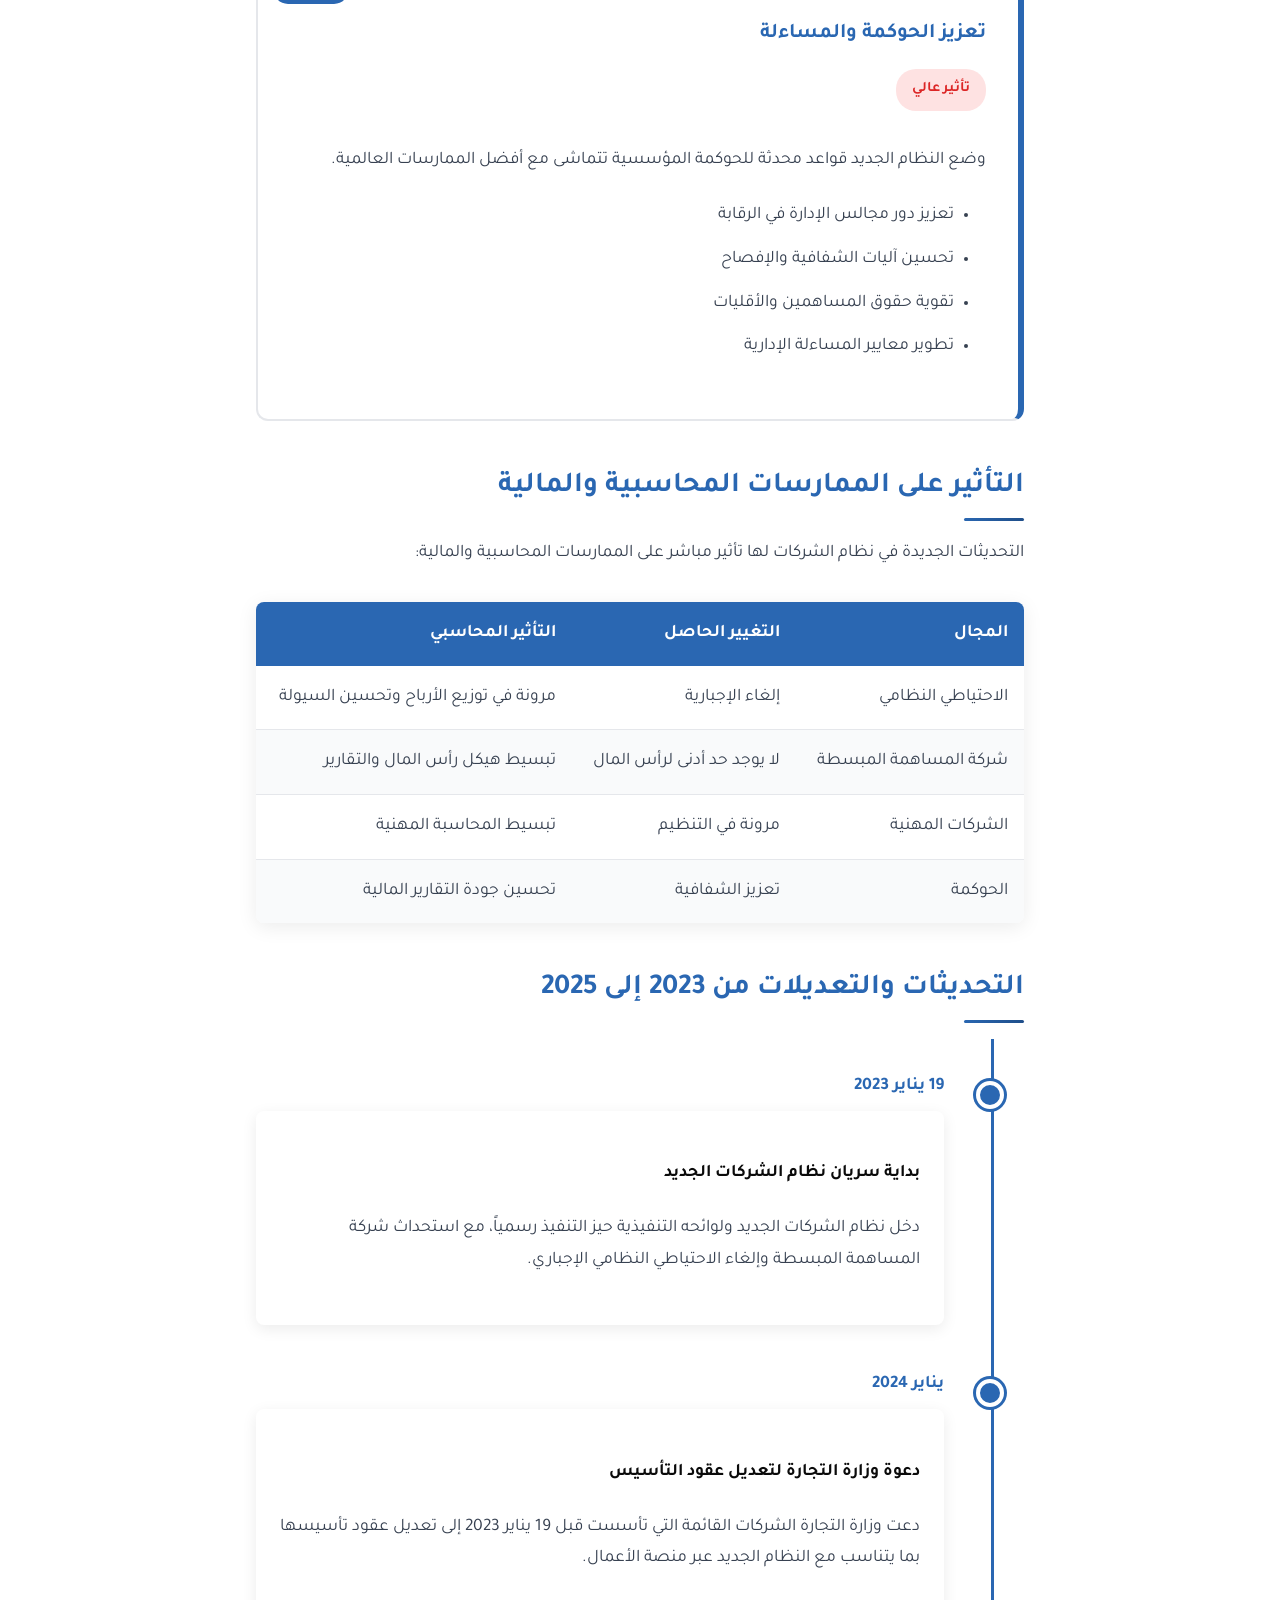
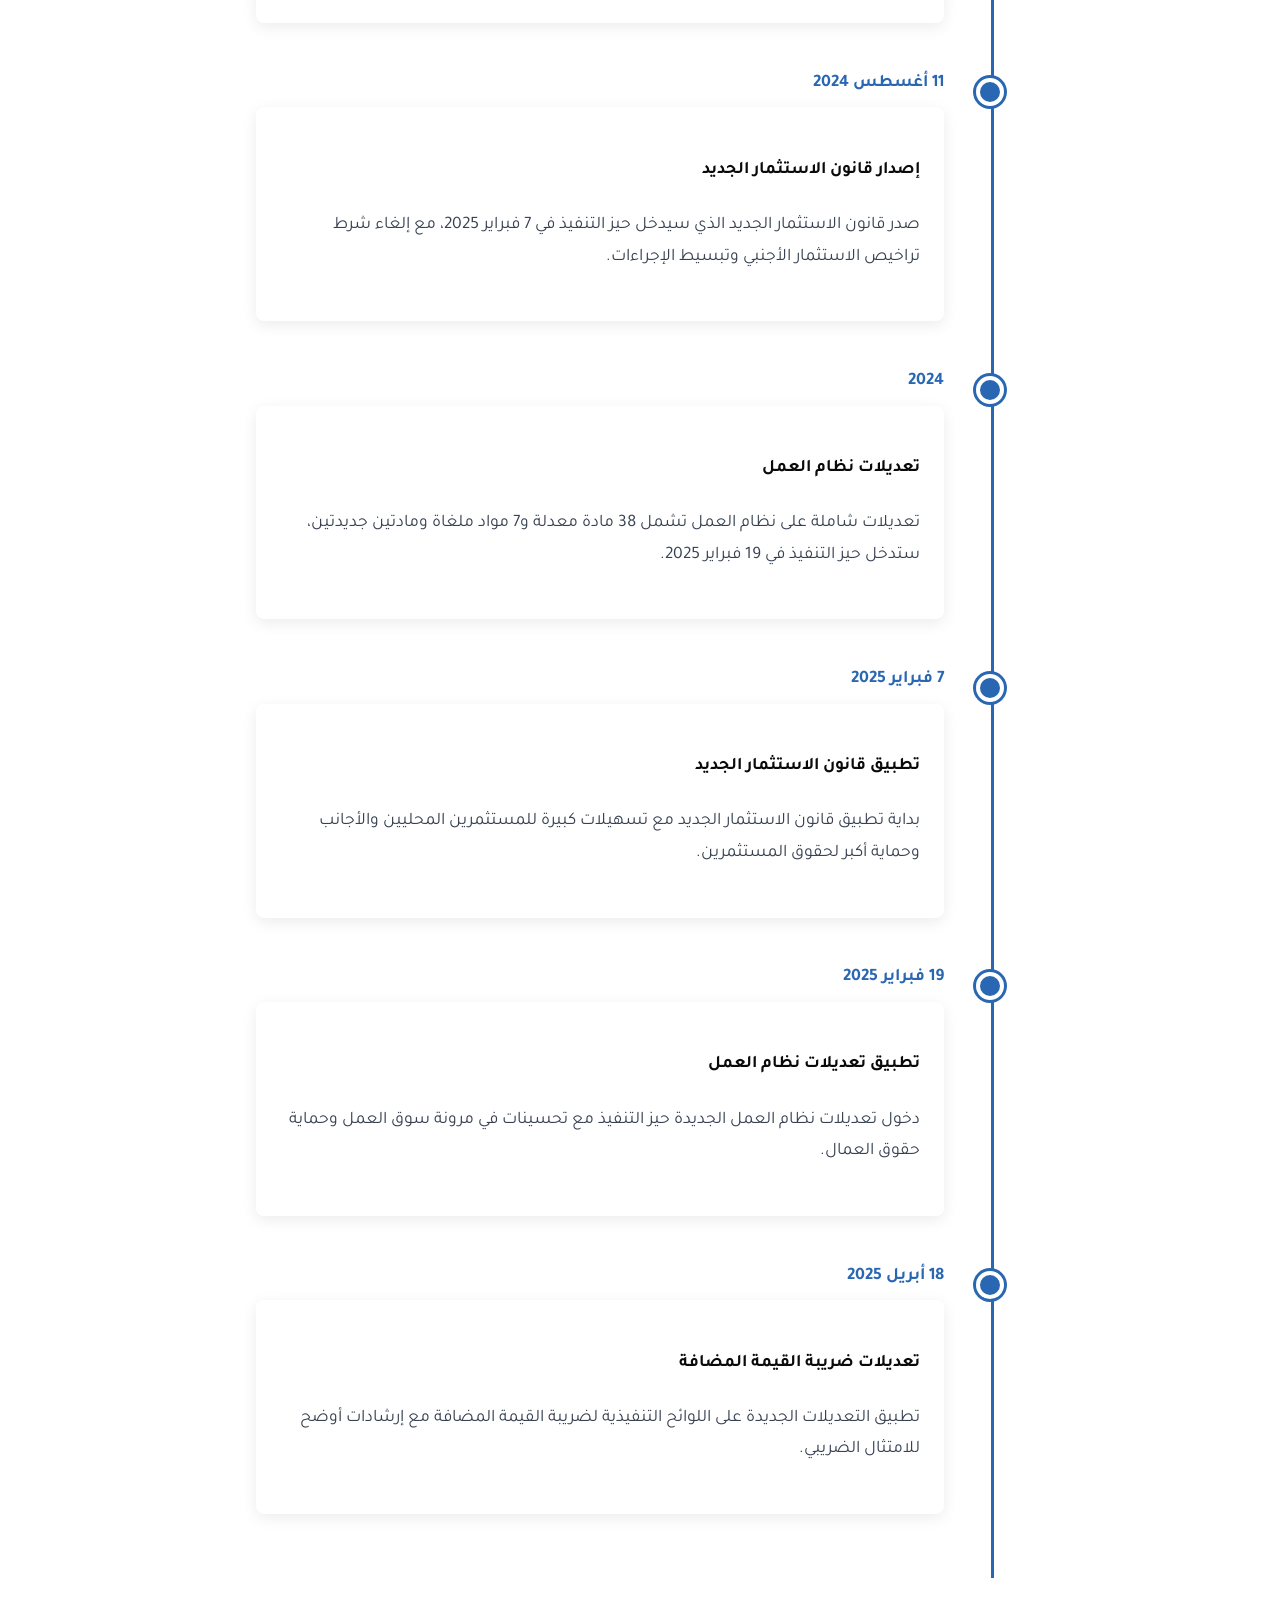
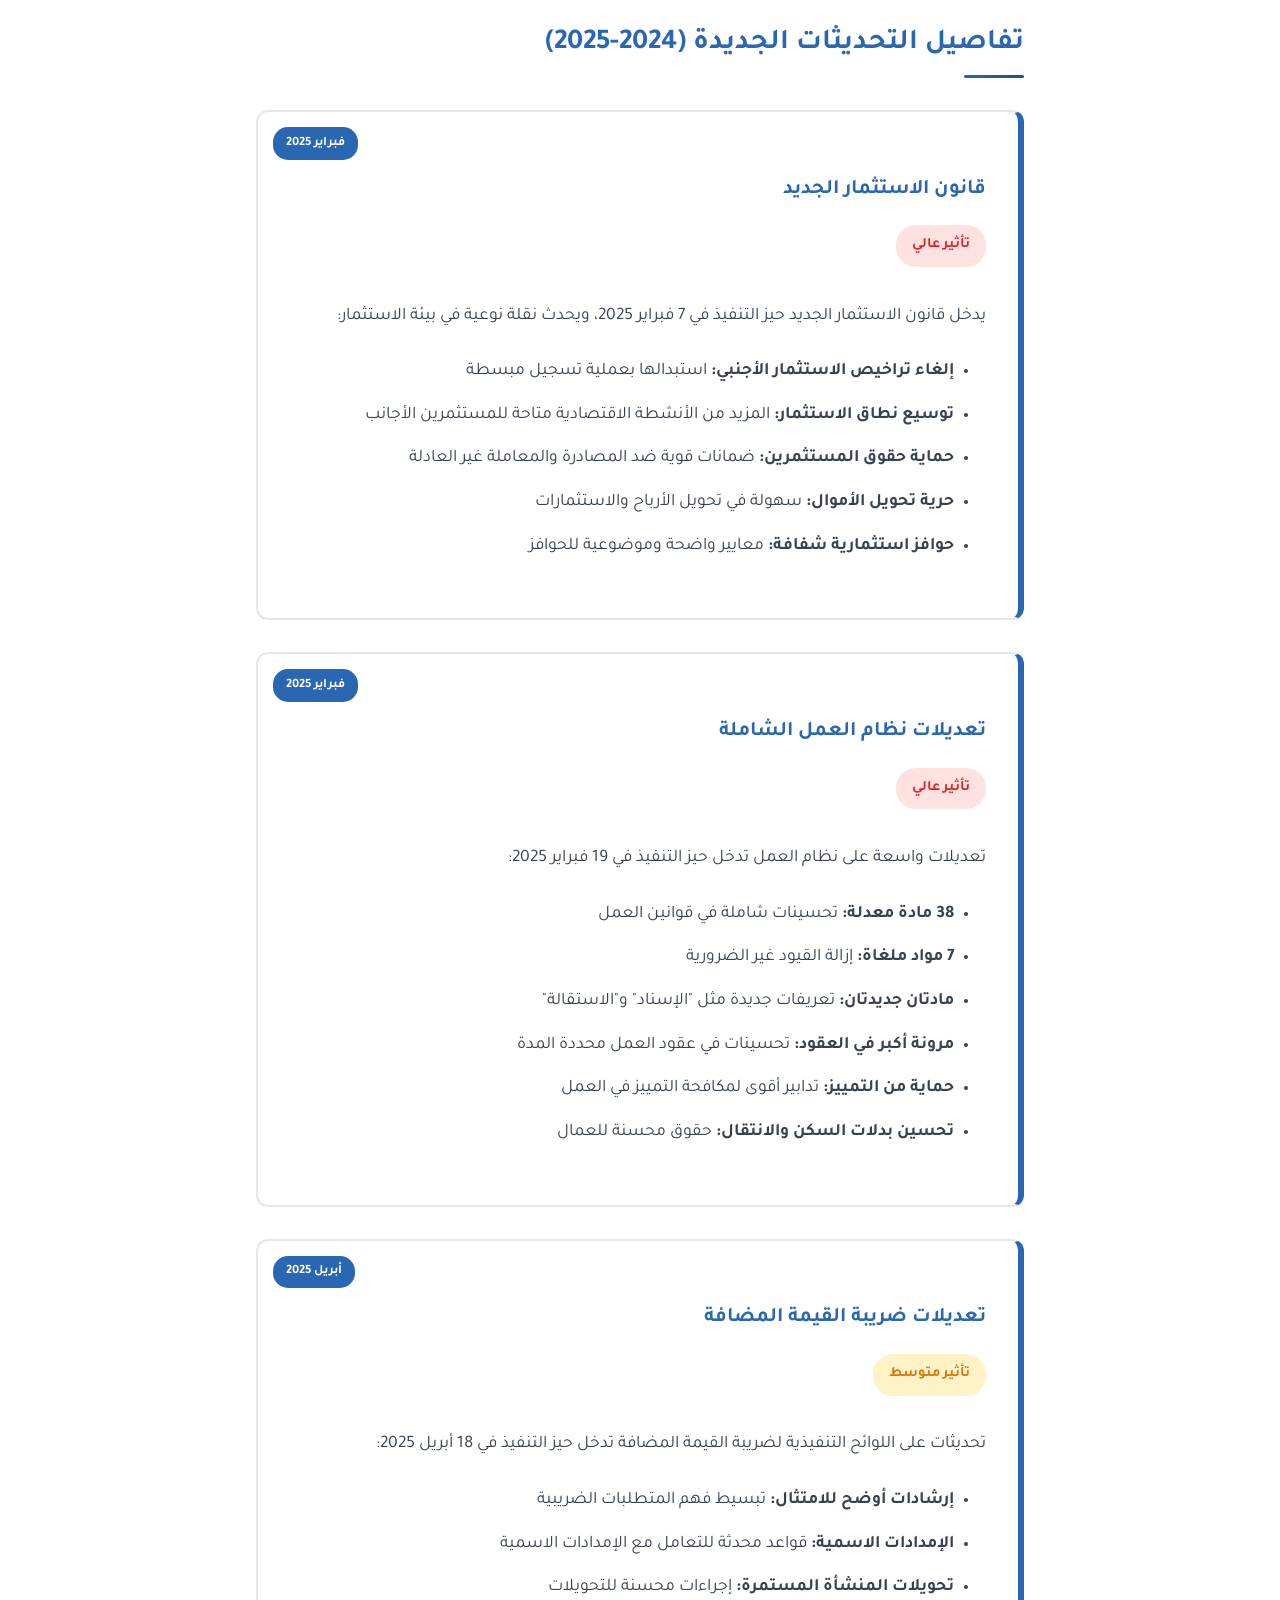
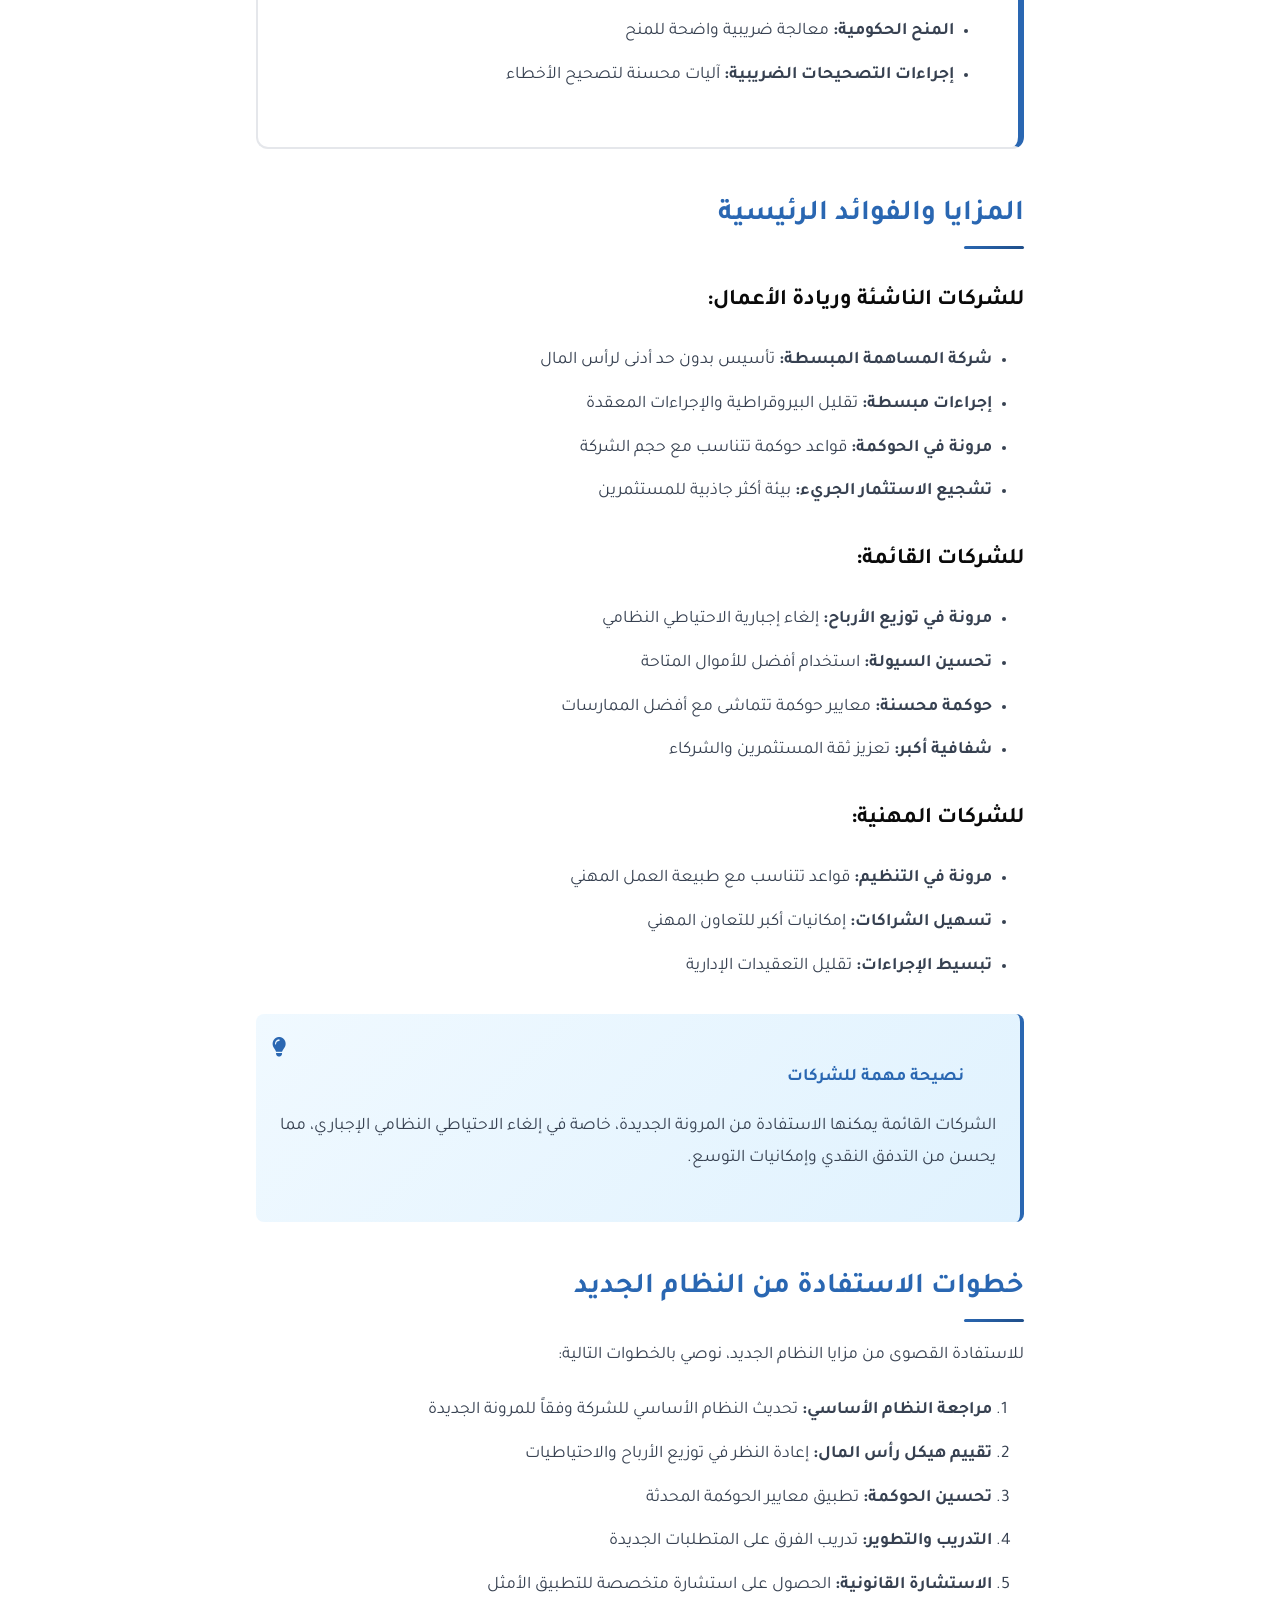
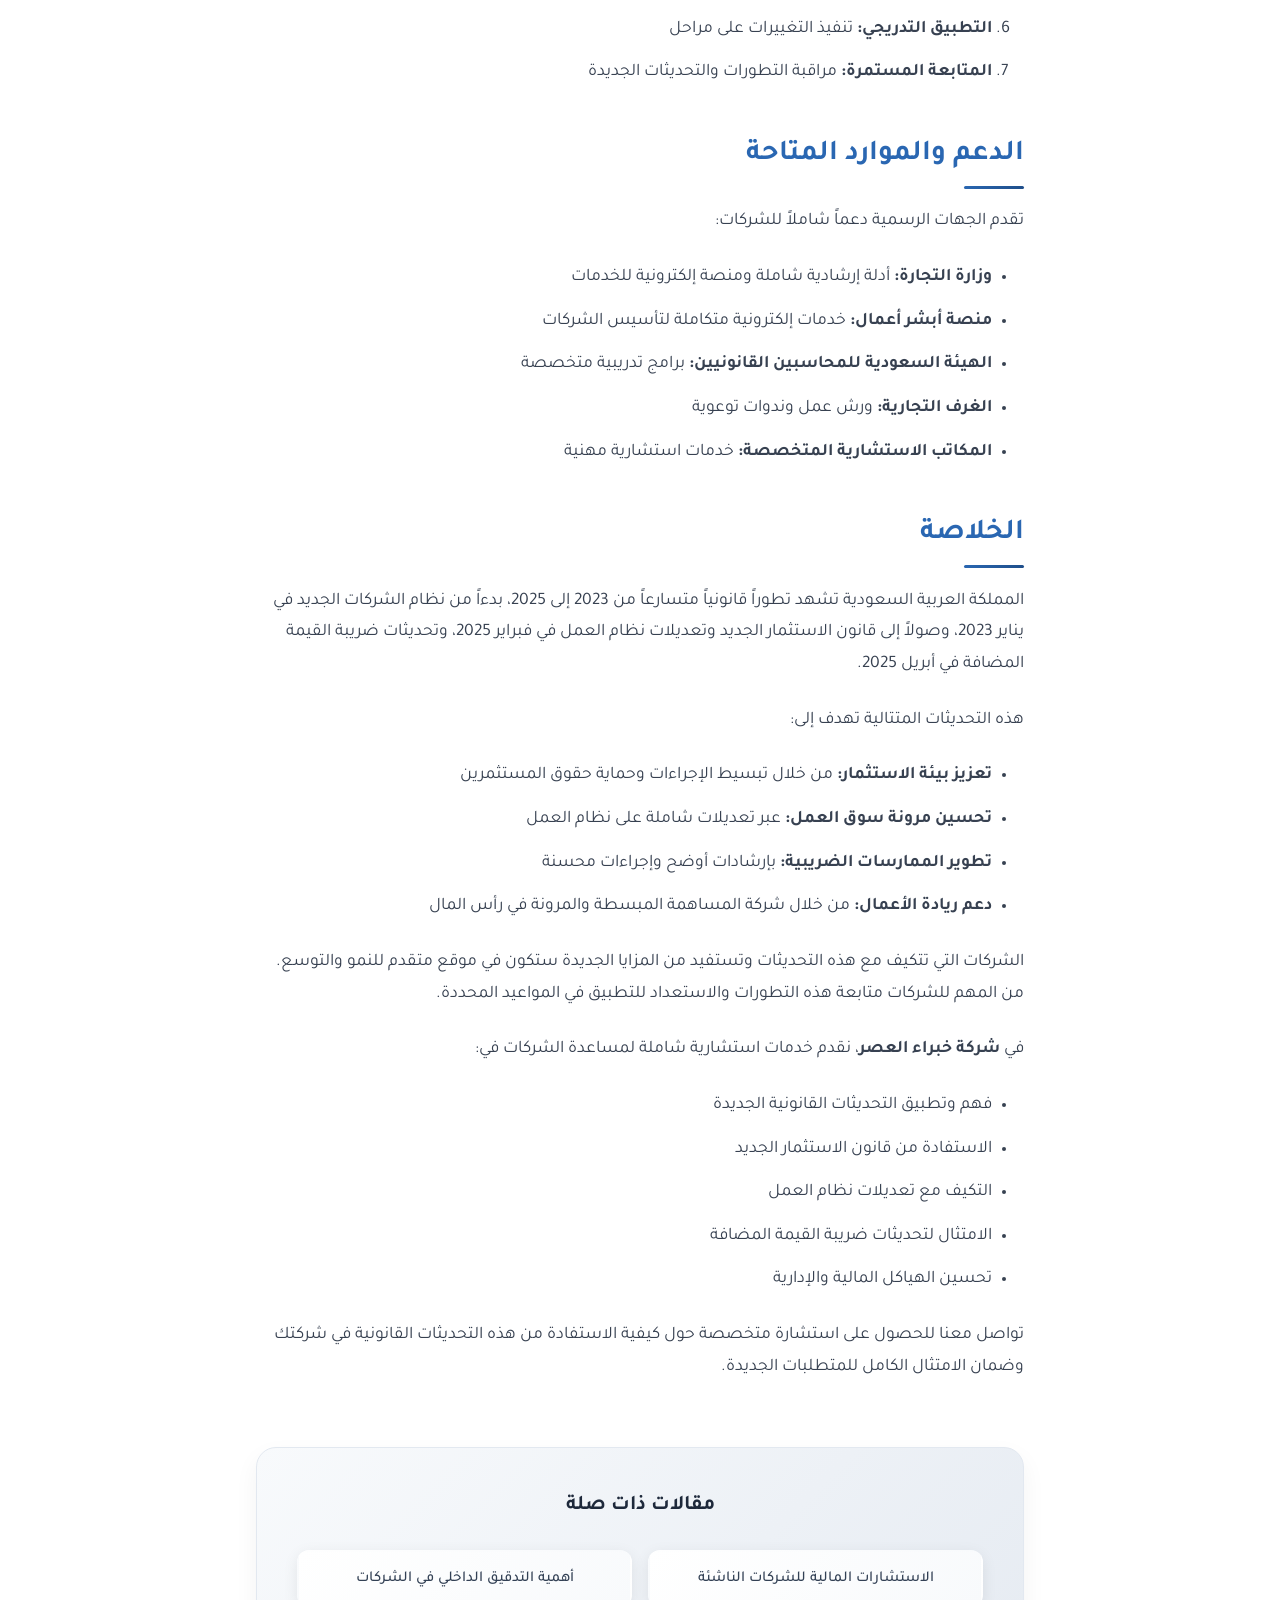
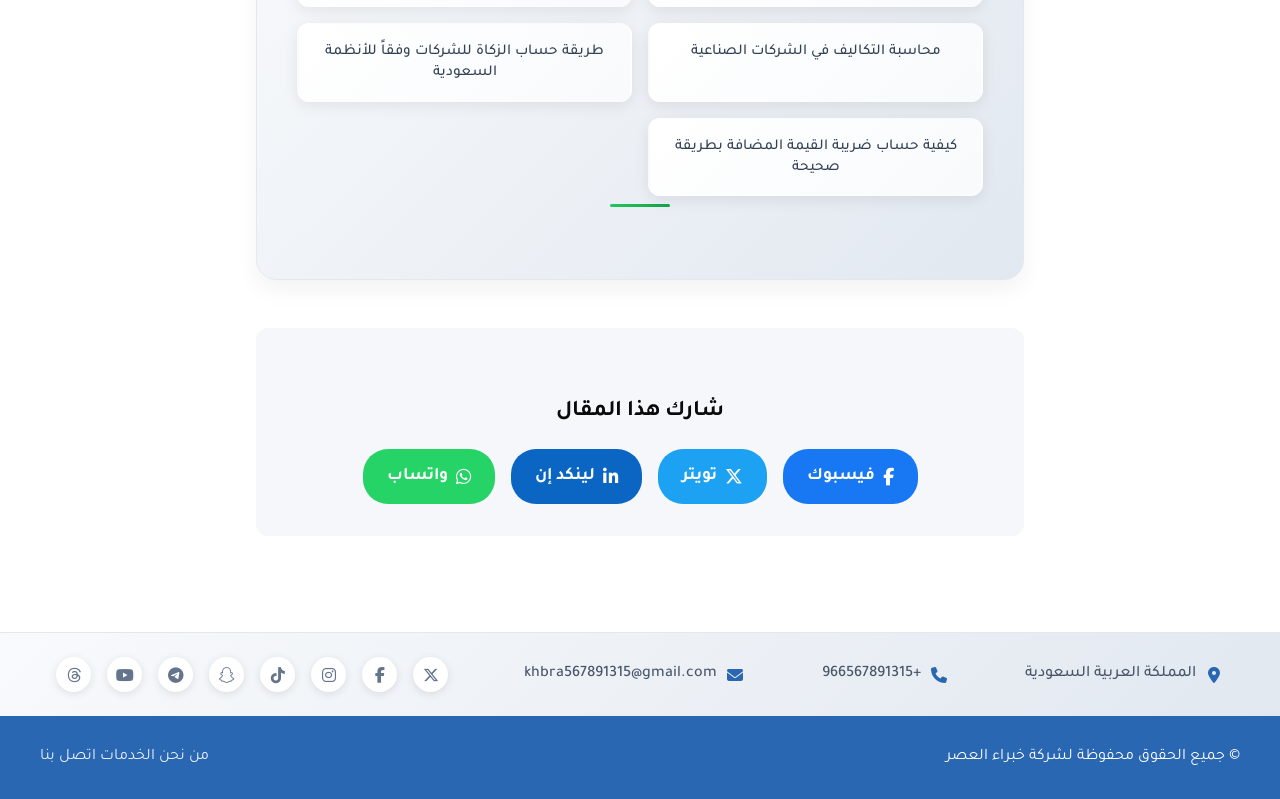
<file: article-legal.html>
<!doctype html>
<html lang="ar" dir="rtl">
<head>
  <meta charset="utf-8" />
  <meta name="viewport" content="width=device-width, initial-scale=1" />
  <title>التحديثات القانونية الجديدة في نظام الشركات السعودي - مدونة خبراء العصر الحديث</title>
  <meta name="description" content="استعراض شامل لأحدث التعديلات في نظام الشركات وتأثيرها على الممارسات المحاسبية والمالية في المملكة العربية السعودية." />
  <meta property="og:title" content="التحديثات القانونية الجديدة في نظام الشركات السعودي" />
  <meta property="og:description" content="دليل شامل لأحدث التعديلات القانونية وتأثيرها على الشركات" />
  <meta property="og:type" content="article" />
  <meta property="og:url" content="https://modernexpertscompany.github.io/Modern-Experts-Company/article-legal.html" />
  <meta property="og:locale" content="ar_SA" />
  <meta property="og:image" content="https://modernexpertscompany.github.io/Modern-Experts-Company/logo.png" />
  <meta name="twitter:card" content="summary_large_image" />
  <meta name="twitter:title" content="التحديثات القانونية الجديدة في نظام الشركات السعودي - مدونة خبراء العصر الحديث" />
  <meta name="twitter:description" content="استعراض شامل لأحدث التعديلات في نظام الشركات وتأثيرها على الممارسات المحاسبية والمالية في المملكة العربية السعودية." />
  <meta name="twitter:image" content="https://modernexpertscompany.github.io/Modern-Experts-Company/logo.png" />
  <link rel="canonical" href="https://modernexpertscompany.github.io/Modern-Experts-Company/article-legal.html" />
  <link rel="icon" href="logo.png" type="image/png" />
  
  <!-- تحميل الخطوط -->
  <link rel="preconnect" href="https://fonts.googleapis.com">
  <link rel="preconnect" href="https://fonts.gstatic.com" crossorigin>
  <link href="https://fonts.googleapis.com/css2?family=Tajawal:wght@400;500;700;800&display=swap" rel="stylesheet">
  
  <!-- تحميل الأنماط -->
  <link rel="stylesheet" href="styles.css?v=6" />
  <link rel="stylesheet" href="https://cdnjs.cloudflare.com/ajax/libs/font-awesome/6.5.1/css/all.min.css" />
  
  <!-- الأيقونة -->
  <link rel="icon" href="logo.png" type="image/png" />

  <style>
    /* أنماط خاصة بصفحة المقال */
    .article-hero {
      background: linear-gradient(135deg, rgba(42, 103, 178, 0.9), rgba(31, 78, 137, 0.9)), url('https://images.unsplash.com/photo-1589829545856-d10d557cf95f?ixlib=rb-4.0.3&auto=format&fit=crop&w=1200&q=80');
      background-size: cover;
      background-position: center;
      color: white;
      padding: 6rem 0 4rem;
      position: relative;
    }
    
    .article-hero::before {
      content: '';
      position: absolute;
      top: 0;
      left: 0;
      right: 0;
      bottom: 0;
      background: rgba(0, 0, 0, 0.3);
    }
    
    .article-hero-content {
      position: relative;
      z-index: 2;
      max-width: 800px;
      margin: 0 auto;
      text-align: center;
    }
    
    .article-category {
      background: rgba(255, 255, 255, 0.2);
      color: white;
      padding: 0.5rem 1rem;
      border-radius: 20px;
      font-size: 0.9rem;
      font-weight: 600;
      display: inline-block;
      margin-bottom: 1rem;
    }
    
    .article-hero h1 {
      font-size: clamp(2rem, 4vw, 3rem);
      margin-bottom: 1.5rem;
      font-weight: 800;
      line-height: 1.2;
    }
    
    .article-meta {
      display: flex;
      justify-content: center;
      gap: 2rem;
      flex-wrap: wrap;
      font-size: 1rem;
      opacity: 0.9;
    }
    
    .article-meta span {
      display: flex;
      align-items: center;
      gap: 0.5rem;
    }
    
    .article-content {
      max-width: 800px;
      margin: 0 auto;
      padding: 3rem 1rem;
      line-height: 1.8;
      font-size: 1.1rem;
    }
    
    .article-content h2 {
      color: var(--primary);
      font-size: 1.8rem;
      margin: 2.5rem 0 1rem;
      font-weight: 700;
      position: relative;
      padding-bottom: 0.5rem;
    }
    
    .article-content h2::after {
      content: '';
      position: absolute;
      bottom: 0;
      right: 0;
      width: 60px;
      height: 3px;
      background: linear-gradient(135deg, var(--primary), var(--primary-dark));
      border-radius: 2px;
    }
    
    .article-content h3 {
      color: var(--text);
      font-size: 1.4rem;
      margin: 2rem 0 1rem;
      font-weight: 600;
    }
    
    .article-content p {
      margin-bottom: 1.5rem;
      color: #374151;
    }
    
    .article-content ul, .article-content ol {
      margin: 1.5rem 0;
      padding-right: 2rem;
    }
    
    .article-content li {
      margin-bottom: 0.75rem;
      color: #374151;
    }
    
    .highlight-box {
      background: linear-gradient(135deg, #f0f9ff, #e0f2fe);
      border-right: 4px solid var(--primary);
      padding: 1.5rem;
      margin: 2rem 0;
      border-radius: 8px;
      position: relative;
    }
    
    .highlight-box::before {
      content: '\f0eb';
      font-family: 'Font Awesome 6 Free';
      font-weight: 900;
      position: absolute;
      top: 1rem;
      left: 1rem;
      color: var(--primary);
      font-size: 1.2rem;
    }
    
    .highlight-box h4 {
      color: var(--primary);
      font-weight: 700;
      margin-bottom: 1rem;
      padding-right: 2rem;
    }
    
    .update-card {
      background: white;
      border: 2px solid #e5e7eb;
      border-radius: 12px;
      padding: 2rem;
      margin: 2rem 0;
      position: relative;
      transition: all 0.3s ease;
      border-right: 6px solid var(--primary);
    }
    
    .update-card:hover {
      transform: translateY(-3px);
      box-shadow: 0 10px 30px rgba(42, 103, 178, 0.15);
    }
    
    .update-date {
      position: absolute;
      top: 15px;
      left: 15px;
      background: var(--primary);
      color: white;
      padding: 0.3rem 0.8rem;
      border-radius: 15px;
      font-size: 0.8rem;
      font-weight: 600;
    }
    
    .update-card h4 {
      color: var(--primary);
      font-size: 1.3rem;
      margin-bottom: 1rem;
      font-weight: 700;
      padding-left: 100px;
    }
    
    .update-card .impact {
      background: #fef3c7;
      color: #92400e;
      padding: 0.5rem 1rem;
      border-radius: 20px;
      font-size: 0.9rem;
      font-weight: 600;
      display: inline-block;
      margin-bottom: 1rem;
    }
    
    .impact.high {
      background: #fee2e2;
      color: #dc2626;
    }
    
    .impact.medium {
      background: #fef3c7;
      color: #d97706;
    }
    
    .impact.low {
      background: #dcfce7;
      color: #16a34a;
    }
    
    .info-table {
      width: 100%;
      border-collapse: collapse;
      margin: 2rem 0;
      background: white;
      border-radius: 8px;
      overflow: hidden;
      box-shadow: 0 4px 20px rgba(0,0,0,0.08);
    }
    
    .info-table th {
      background: var(--primary);
      color: white;
      padding: 1rem;
      text-align: right;
      font-weight: 600;
    }
    
    .info-table td {
      padding: 1rem;
      border-bottom: 1px solid #e5e7eb;
      color: #374151;
    }
    
    .info-table tr:last-child td {
      border-bottom: none;
    }
    
    .info-table tr:nth-child(even) {
      background: #f9fafb;
    }
    
    .timeline {
      position: relative;
      padding: 2rem 0;
    }
    
    .timeline::before {
      content: '';
      position: absolute;
      right: 30px;
      top: 0;
      bottom: 0;
      width: 3px;
      background: var(--primary);
    }
    
    .timeline-item {
      position: relative;
      margin-bottom: 2rem;
      padding-right: 80px;
    }
    
    .timeline-item::before {
      content: '';
      position: absolute;
      right: 20px;
      top: 10px;
      width: 20px;
      height: 20px;
      border-radius: 50%;
      background: var(--primary);
      border: 4px solid white;
      box-shadow: 0 0 0 3px var(--primary);
    }
    
    .timeline-date {
      color: var(--primary);
      font-weight: 700;
      font-size: 1.1rem;
      margin-bottom: 0.5rem;
    }
    
    .timeline-content {
      background: white;
      padding: 1.5rem;
      border-radius: 8px;
      box-shadow: 0 4px 15px rgba(0,0,0,0.08);
    }
    
    .article-tags {
      margin: 4rem 0 3rem;
      padding: 2.5rem;
      background: linear-gradient(135deg, #f8fafc 0%, #e2e8f0 100%);
      border-radius: 20px;
      border: 1px solid #e2e8f0;
      box-shadow: 0 10px 25px rgba(0,0,0,0.05);
    }
    
    .article-tags::before {
      content: "مقالات ذات صلة";
      display: block;
      font-size: 1.3rem;
      font-weight: 700;
      color: #1e293b;
      margin-bottom: 1.5rem;
      text-align: center;
      position: relative;
    }
    
    .article-tags::after {
      content: "";
      display: block;
      width: 60px;
      height: 3px;
      background: linear-gradient(90deg, #22c55e, #16a34a);
      margin: 0.5rem auto 2rem;
      border-radius: 2px;
    }
    
    .tags-grid {
      display: grid;
      grid-template-columns: repeat(auto-fit, minmax(280px, 1fr));
      gap: 1rem;
    }
    
    .article-tag {
      background: linear-gradient(135deg, #ffffff 0%, #f8fafc 100%);
      color: #334155;
      padding: 1rem 1.5rem;
      border-radius: 12px;
      font-size: 0.95rem;
      font-weight: 500;
      text-decoration: none;
      transition: all 0.4s cubic-bezier(0.4, 0, 0.2, 1);
      border: 2px solid transparent;
      box-shadow: 0 4px 15px rgba(0,0,0,0.08);
      position: relative;
      overflow: hidden;
      line-height: 1.4;
      text-align: center;
    }
    
    .article-tag::before {
      content: "";
      position: absolute;
      top: 0;
      left: -100%;
      width: 100%;
      height: 100%;
      background: linear-gradient(90deg, transparent, rgba(255,255,255,0.4), transparent);
      transition: left 0.6s;
    }
    
    .article-tag:hover::before {
      left: 100%;
    }
    
    .article-tag:hover {
      background: linear-gradient(135deg, #22c55e 0%, #16a34a 100%);
      color: white;
      transform: translateY(-5px) scale(1.02);
      border-color: #22c55e;
      box-shadow: 0 15px 35px rgba(34, 197, 94, 0.3);
    }
    
    .article-tag:nth-child(1) { animation-delay: 0.1s; }
    .article-tag:nth-child(2) { animation-delay: 0.2s; }
    .article-tag:nth-child(3) { animation-delay: 0.3s; }
    .article-tag:nth-child(4) { animation-delay: 0.4s; }
    .article-tag:nth-child(5) { animation-delay: 0.5s; }
    .article-tag:nth-child(6) { animation-delay: 0.6s; }
    
    @keyframes fadeInUp {
      from {
        opacity: 0;
        transform: translateY(30px);
      }
      to {
        opacity: 1;
        transform: translateY(0);
      }
    }
    
    .article-tag {
      animation: fadeInUp 0.6s ease-out both;
    }
    
    @media (max-width: 768px) {
      .tags-grid {
        grid-template-columns: 1fr;
      }
      
      .article-tags {
        padding: 1.5rem;
        margin: 3rem 0 2rem;
      }
      
      .article-tag {
        padding: 0.8rem 1.2rem;
        font-size: 0.9rem;
      }
    }
    
    .article-share {
      background: var(--bg-alt);
      padding: 2rem;
      border-radius: 12px;
      text-align: center;
      margin: 3rem 0;
    }
    
    .article-share h3 {
      margin-bottom: 1rem;
      color: var(--text);
    }
    
    .share-buttons {
      display: flex;
      justify-content: center;
      gap: 1rem;
      flex-wrap: wrap;
    }
    
    .share-btn {
      display: inline-flex;
      align-items: center;
      gap: 0.5rem;
      padding: 0.75rem 1.5rem;
      border-radius: 25px;
      text-decoration: none;
      font-weight: 600;
      transition: all 0.3s ease;
    }
    
    .share-btn:hover {
      transform: translateY(-2px);
    }
    
    .share-btn.facebook {
      background: #1877F2;
      color: white;
    }
    
    .share-btn.twitter {
      background: #1DA1F2;
      color: white;
    }
    
    .share-btn.linkedin {
      background: #0A66C2;
      color: white;
    }
    
    .share-btn.whatsapp {
      background: #25D366;
      color: white;
    }
    
    @media (max-width: 768px) {
      .article-hero {
        padding: 4rem 0 3rem;
      }
      
      .article-meta {
        gap: 1rem;
        font-size: 0.9rem;
      }
      
      .article-content {
        padding: 2rem 1rem;
        font-size: 1rem;
      }
      
      .update-card h4 {
        padding-left: 0;
        margin-top: 2rem;
      }
      
      .timeline {
        padding-right: 1rem;
      }
      
      .timeline::before {
        right: 15px;
      }
      
      .timeline-item {
        padding-right: 50px;
      }
      
      .timeline-item::before {
        right: 5px;
      }
      
      .share-buttons {
        gap: 0.5rem;
      }
      
      .share-btn {
        padding: 0.5rem 1rem;
        font-size: 0.9rem;
      }
    }
  </style>
</head>

<body class="article-page">
  <!-- شريط علوي -->
  <div class="topbar">
    <div class="container topbar-inner">
      <div class="topbar-left">
        <a href="https://x.com/asdfgd926" target="_blank" rel="noopener" aria-label="X"><i class="fa-brands fa-x-twitter"></i></a>
        <a href="https://www.facebook.com/share/16XdUuCcdo/" target="_blank" rel="noopener" aria-label="Facebook"><i class="fa-brands fa-facebook-f"></i></a>
        <a href="https://www.instagram.com/cnslt1?igsh=MXc0a3EydDJyYXU2cQ==" target="_blank" rel="noopener" aria-label="Instagram"><i class="fa-brands fa-instagram"></i></a>
        <a href="https://www.tiktok.com/@cnslt111?_t=ZS-8yjbQHSDnrs&_r=1" target="_blank" rel="noopener" aria-label="TikTok"><i class="fa-brands fa-tiktok"></i></a>
        <a href="https://www.snapchat.com/add/modern_experts?share_id=YJZXXzA8aUI&locale=ar-YE" target="_blank" rel="noopener" aria-label="Snapchat"><i class="fa-brands fa-snapchat"></i></a>
        <a href="https://t.me/CNSLT11" target="_blank" rel="noopener" aria-label="Telegram"><i class="fa-brands fa-telegram"></i></a>
        <a href="https://www.youtube.com/@%D8%B4%D8%B1%D9%83%D8%A9%D8%AE%D8%A8%D8%B1%D8%A7%D8%A1%D8%A7%D9%84%D8%B9%D8%B5%D8%B1%D8%A7%D9%84%D8%AD%D8%AF%D9%8A%D8%AB" target="_blank" rel="noopener" aria-label="YouTube"><i class="fa-brands fa-youtube"></i></a>
        <a href="https://www.threads.com/@cnslt1" target="_blank" rel="noopener" aria-label="Threads"><i class="fa-brands fa-threads"></i></a>
      </div>
      <div class="topbar-right">
        <a class="top-link" href="https://wa.me/966567891315" target="_blank" rel="noopener" aria-label="واتساب"><i class="fa-brands fa-whatsapp"></i> واتساب</a>
        <span class="sep">|</span>
        <a class="top-link" href="tel:+966567891315" aria-label="اتصال هاتفي"><i class="fa-solid fa-phone"></i> 966567891315+</a>
        <span class="sep">|</span>
        <a class="top-link" href="https://maps.app.goo.gl/e2h7KLZzkto6Q39s9" target="_blank" rel="noopener" aria-label="الموقع الجغرافي"><i class="fa-solid fa-location-dot"></i> موقعنا</a>
      </div>
    </div>
  </div>

  <!-- ترويسة -->
  <header class="site-header">
    <div class="container header-inner">
      <a class="brand" href="index.html" aria-label="العودة للرئيسية">
        <span class="logo-wrap">
          <img class="logo-float" src="logo.png" alt="شعار شركة خبراء العصر" width="48" height="48" loading="eager" />
          <span class="logo-ripple" aria-hidden="true"></span>
        </span>
        <span>شركة خبراء العصر</span>
      </a>
      <nav class="nav" aria-label="التنقل الرئيسي">
        <button class="menu-toggle" aria-expanded="false" aria-controls="primary-menu">☰ القائمة</button>
        <ul id="primary-menu" class="menu">
          <li><a href="index.html">الرئيسية</a></li>
          <li><a href="services.html">خدماتنا</a></li>
          <li><a href="about.html">من نحن</a></li>
          <li><a href="blog.html">المدونة</a></li>
          <li><a href="contact.html">اتصل بنا</a></li>
        </ul>
      </nav>
    </div>
  </header>

  <!-- بطل المقال -->
  <section class="article-hero">
    <div class="container article-hero-content">
      <span class="article-category">القانونية</span>
      <h1>التحديثات القانونية الجديدة في نظام الشركات السعودي</h1>
      <div class="article-meta">
        <span><i class="fa-solid fa-calendar"></i> 3 يناير 2025</span>
        <span><i class="fa-solid fa-clock"></i> 8 دقائق قراءة</span>
        <span><i class="fa-solid fa-eye"></i> 2,780 مشاهدة</span>
        <span><i class="fa-solid fa-user"></i> فريق الخبراء</span>
      </div>
    </div>
  </section>

  <!-- مسار التنقل -->
  <nav class="breadcrumbs" aria-label="مسار التنقل">
    <div class="container">
      <a href="index.html">الرئيسية</a>
      <span>/</span>
      <a href="blog.html">المدونة</a>
      <span>/</span>
      <a href="#">القانونية</a>
      <span>/</span>
      <span>التحديثات القانونية الجديدة</span>
    </div>
  </nav>

  <!-- محتوى المقال -->
  <article class="article-content">
    <p>دخل <strong>نظام الشركات الجديد</strong> في المملكة العربية السعودية حيز التنفيذ في 19 يناير 2023، ليحل محل النظام السابق الصادر عام 1437هـ. يهدف النظام الجديد إلى تعزيز بيئة الاستثمار ودعم ريادة الأعمال في إطار رؤية المملكة 2030. في هذا المقال، نستعرض أهم التحديثات والتغييرات الجوهرية وتأثيرها على الممارسات المحاسبية والمالية.</p>

    <div class="highlight-box">
      <h4>نظام الشركات الجديد - نقلة نوعية</h4>
      <p>النظام الجديد يوفر مرونة أكبر لحماية الشركات، ويمكن القطاع الخاص من المساهمة في تحقيق أهداف رؤية المملكة 2030، مع تسهيل تأسيس الشركات واستدامتها وتوسعها.</p>
    </div>

    <h2>أبرز التحديثات في نظام الشركات الجديد</h2>

    <div class="update-card">
      <div class="update-date">يناير 2023</div>
      <h4>استحداث شركة المساهمة المبسطة</h4>
      <div class="impact high">تأثير عالي</div>
      <p>تم استحداث نوع جديد من الشركات يسمى "شركة المساهمة المبسطة" لتسهيل تأسيس الشركات وتشجيع ريادة الأعمال.</p>
      <ul>
        <li><strong>لا يوجد حد أدنى لرأس المال</strong> - مرونة كاملة في تحديد رأس المال</li>
        <li>إجراءات تأسيس مبسطة ومرنة</li>
        <li>مناسبة للشركات الناشئة والمشاريع الصغيرة</li>
        <li>حوكمة مرنة تتناسب مع طبيعة الشركة</li>
      </ul>
    </div>

    <div class="update-card">
      <div class="update-date">يناير 2023</div>
      <h4>إلغاء الاحتياطي النظامي الإجباري</h4>
      <div class="impact high">تأثير عالي</div>
      <p>ألغى النظام الجديد شرط الاحتياطي النظامي الإجباري، مما يمنح الشركات حرية أكبر في إدارة أرباحها.</p>
      <ul>
        <li>لم تعد الشركات ملزمة بتكوين احتياطي نظامي إلزامي</li>
        <li>يمكن للشركة تكوين احتياطي اختياري بنص في نظامها الأساسي</li>
        <li>مرونة أكبر في توزيع الأرباح على المساهمين</li>
        <li>تحسين التدفق النقدي للشركات</li>
      </ul>
    </div>

    <div class="update-card">
      <div class="update-date">يناير 2023</div>
      <h4>تنظيم الشركات المهنية بمرونة أكبر</h4>
      <div class="impact medium">تأثير متوسط</div>
      <p>وضع النظام الجديد قواعد مرنة لتنظيم الشركات المهنية لتواكب احتياجات السوق المتطورة.</p>
      <ul>
        <li>تبسيط إجراءات تأسيس الشركات المهنية</li>
        <li>مرونة في هيكل الملكية والإدارة</li>
        <li>تسهيل ممارسة المهن الحرة من خلال الشركات</li>
        <li>تعزيز الشراكات المهنية المتخصصة</li>
      </ul>
    </div>

    <div class="update-card">
      <div class="update-date">يناير 2023</div>
      <h4>تبسيط الإجراءات وتخفيف القيود</h4>
      <div class="impact high">تأثير عالي</div>
      <p>ركز النظام الجديد على تبسيط الإجراءات الإدارية وتخفيف القيود البيروقراطية.</p>
      <ul>
        <li>تبسيط إجراءات التأسيس والتسجيل</li>
        <li>تقليل المتطلبات الورقية والإجرائية</li>
        <li>تسريع عمليات الموافقات والتراخيص</li>
        <li>تمكين التأسيس الإلكتروني بالكامل</li>
      </ul>
    </div>

    <div class="update-card">
      <div class="update-date">يناير 2023</div>
      <h4>تعزيز الحوكمة والمساءلة</h4>
      <div class="impact high">تأثير عالي</div>
      <p>وضع النظام الجديد قواعد محدثة للحوكمة المؤسسية تتماشى مع أفضل الممارسات العالمية.</p>
      <ul>
        <li>تعزيز دور مجالس الإدارة في الرقابة</li>
        <li>تحسين آليات الشفافية والإفصاح</li>
        <li>تقوية حقوق المساهمين والأقليات</li>
        <li>تطوير معايير المساءلة الإدارية</li>
      </ul>
    </div>

    <h2>التأثير على الممارسات المحاسبية والمالية</h2>
    <p>التحديثات الجديدة في نظام الشركات لها تأثير مباشر على الممارسات المحاسبية والمالية:</p>

    <table class="info-table">
      <thead>
        <tr>
          <th>المجال</th>
          <th>التغيير الحاصل</th>
          <th>التأثير المحاسبي</th>
        </tr>
      </thead>
      <tbody>
        <tr>
          <td>الاحتياطي النظامي</td>
          <td>إلغاء الإجبارية</td>
          <td>مرونة في توزيع الأرباح وتحسين السيولة</td>
        </tr>
        <tr>
          <td>شركة المساهمة المبسطة</td>
          <td>لا يوجد حد أدنى لرأس المال</td>
          <td>تبسيط هيكل رأس المال والتقارير</td>
        </tr>
        <tr>
          <td>الشركات المهنية</td>
          <td>مرونة في التنظيم</td>
          <td>تبسيط المحاسبة المهنية</td>
        </tr>
        <tr>
          <td>الحوكمة</td>
          <td>تعزيز الشفافية</td>
          <td>تحسين جودة التقارير المالية</td>
        </tr>
      </tbody>
    </table>

    <h2>التحديثات والتعديلات من 2023 إلى 2025</h2>
    <div class="timeline">
      <div class="timeline-item">
        <div class="timeline-date">19 يناير 2023</div>
        <div class="timeline-content">
          <h4>بداية سريان نظام الشركات الجديد</h4>
          <p>دخل نظام الشركات الجديد ولوائحه التنفيذية حيز التنفيذ رسمياً، مع استحداث شركة المساهمة المبسطة وإلغاء الاحتياطي النظامي الإجباري.</p>
        </div>
      </div>
      
      <div class="timeline-item">
        <div class="timeline-date">يناير 2024</div>
        <div class="timeline-content">
          <h4>دعوة وزارة التجارة لتعديل عقود التأسيس</h4>
          <p>دعت وزارة التجارة الشركات القائمة التي تأسست قبل 19 يناير 2023 إلى تعديل عقود تأسيسها بما يتناسب مع النظام الجديد عبر منصة الأعمال.</p>
        </div>
      </div>
      
      <div class="timeline-item">
        <div class="timeline-date">11 أغسطس 2024</div>
        <div class="timeline-content">
          <h4>إصدار قانون الاستثمار الجديد</h4>
          <p>صدر قانون الاستثمار الجديد الذي سيدخل حيز التنفيذ في 7 فبراير 2025، مع إلغاء شرط تراخيص الاستثمار الأجنبي وتبسيط الإجراءات.</p>
        </div>
      </div>
      
      <div class="timeline-item">
        <div class="timeline-date">2024</div>
        <div class="timeline-content">
          <h4>تعديلات نظام العمل</h4>
          <p>تعديلات شاملة على نظام العمل تشمل 38 مادة معدلة و7 مواد ملغاة ومادتين جديدتين، ستدخل حيز التنفيذ في 19 فبراير 2025.</p>
        </div>
      </div>
      
      <div class="timeline-item">
        <div class="timeline-date">7 فبراير 2025</div>
        <div class="timeline-content">
          <h4>تطبيق قانون الاستثمار الجديد</h4>
          <p>بداية تطبيق قانون الاستثمار الجديد مع تسهيلات كبيرة للمستثمرين المحليين والأجانب وحماية أكبر لحقوق المستثمرين.</p>
        </div>
      </div>
      
      <div class="timeline-item">
        <div class="timeline-date">19 فبراير 2025</div>
        <div class="timeline-content">
          <h4>تطبيق تعديلات نظام العمل</h4>
          <p>دخول تعديلات نظام العمل الجديدة حيز التنفيذ مع تحسينات في مرونة سوق العمل وحماية حقوق العمال.</p>
        </div>
      </div>
      
      <div class="timeline-item">
        <div class="timeline-date">18 أبريل 2025</div>
        <div class="timeline-content">
          <h4>تعديلات ضريبة القيمة المضافة</h4>
          <p>تطبيق التعديلات الجديدة على اللوائح التنفيذية لضريبة القيمة المضافة مع إرشادات أوضح للامتثال الضريبي.</p>
        </div>
      </div>
    </div>

    <h2>تفاصيل التحديثات الجديدة (2024-2025)</h2>

    <div class="update-card">
      <div class="update-date">فبراير 2025</div>
      <h4>قانون الاستثمار الجديد</h4>
      <div class="impact high">تأثير عالي</div>
      <p>يدخل قانون الاستثمار الجديد حيز التنفيذ في 7 فبراير 2025، ويحدث نقلة نوعية في بيئة الاستثمار:</p>
      <ul>
        <li><strong>إلغاء تراخيص الاستثمار الأجنبي:</strong> استبدالها بعملية تسجيل مبسطة</li>
        <li><strong>توسيع نطاق الاستثمار:</strong> المزيد من الأنشطة الاقتصادية متاحة للمستثمرين الأجانب</li>
        <li><strong>حماية حقوق المستثمرين:</strong> ضمانات قوية ضد المصادرة والمعاملة غير العادلة</li>
        <li><strong>حرية تحويل الأموال:</strong> سهولة في تحويل الأرباح والاستثمارات</li>
        <li><strong>حوافز استثمارية شفافة:</strong> معايير واضحة وموضوعية للحوافز</li>
      </ul>
    </div>

    <div class="update-card">
      <div class="update-date">فبراير 2025</div>
      <h4>تعديلات نظام العمل الشاملة</h4>
      <div class="impact high">تأثير عالي</div>
      <p>تعديلات واسعة على نظام العمل تدخل حيز التنفيذ في 19 فبراير 2025:</p>
      <ul>
        <li><strong>38 مادة معدلة:</strong> تحسينات شاملة في قوانين العمل</li>
        <li><strong>7 مواد ملغاة:</strong> إزالة القيود غير الضرورية</li>
        <li><strong>مادتان جديدتان:</strong> تعريفات جديدة مثل "الإسناد" و"الاستقالة"</li>
        <li><strong>مرونة أكبر في العقود:</strong> تحسينات في عقود العمل محددة المدة</li>
        <li><strong>حماية من التمييز:</strong> تدابير أقوى لمكافحة التمييز في العمل</li>
        <li><strong>تحسين بدلات السكن والانتقال:</strong> حقوق محسنة للعمال</li>
      </ul>
    </div>

    <div class="update-card">
      <div class="update-date">أبريل 2025</div>
      <h4>تعديلات ضريبة القيمة المضافة</h4>
      <div class="impact medium">تأثير متوسط</div>
      <p>تحديثات على اللوائح التنفيذية لضريبة القيمة المضافة تدخل حيز التنفيذ في 18 أبريل 2025:</p>
      <ul>
        <li><strong>إرشادات أوضح للامتثال:</strong> تبسيط فهم المتطلبات الضريبية</li>
        <li><strong>الإمدادات الاسمية:</strong> قواعد محدثة للتعامل مع الإمدادات الاسمية</li>
        <li><strong>تحويلات المنشأة المستمرة:</strong> إجراءات محسنة للتحويلات</li>
        <li><strong>المنح الحكومية:</strong> معالجة ضريبية واضحة للمنح</li>
        <li><strong>إجراءات التصحيحات الضريبية:</strong> آليات محسنة لتصحيح الأخطاء</li>
      </ul>
    </div>

    <h2>المزايا والفوائد الرئيسية</h2>

    <h3>للشركات الناشئة وريادة الأعمال:</h3>
    <ul>
      <li><strong>شركة المساهمة المبسطة:</strong> تأسيس بدون حد أدنى لرأس المال</li>
      <li><strong>إجراءات مبسطة:</strong> تقليل البيروقراطية والإجراءات المعقدة</li>
      <li><strong>مرونة في الحوكمة:</strong> قواعد حوكمة تتناسب مع حجم الشركة</li>
      <li><strong>تشجيع الاستثمار الجريء:</strong> بيئة أكثر جاذبية للمستثمرين</li>
    </ul>

    <h3>للشركات القائمة:</h3>
    <ul>
      <li><strong>مرونة في توزيع الأرباح:</strong> إلغاء إجبارية الاحتياطي النظامي</li>
      <li><strong>تحسين السيولة:</strong> استخدام أفضل للأموال المتاحة</li>
      <li><strong>حوكمة محسنة:</strong> معايير حوكمة تتماشى مع أفضل الممارسات</li>
      <li><strong>شفافية أكبر:</strong> تعزيز ثقة المستثمرين والشركاء</li>
    </ul>

    <h3>للشركات المهنية:</h3>
    <ul>
      <li><strong>مرونة في التنظيم:</strong> قواعد تتناسب مع طبيعة العمل المهني</li>
      <li><strong>تسهيل الشراكات:</strong> إمكانيات أكبر للتعاون المهني</li>
      <li><strong>تبسيط الإجراءات:</strong> تقليل التعقيدات الإدارية</li>
    </ul>

    <div class="highlight-box">
      <h4>نصيحة مهمة للشركات</h4>
      <p>الشركات القائمة يمكنها الاستفادة من المرونة الجديدة، خاصة في إلغاء الاحتياطي النظامي الإجباري، مما يحسن من التدفق النقدي وإمكانيات التوسع.</p>
    </div>

    <h2>خطوات الاستفادة من النظام الجديد</h2>
    <p>للاستفادة القصوى من مزايا النظام الجديد، نوصي بالخطوات التالية:</p>

    <ol>
      <li><strong>مراجعة النظام الأساسي:</strong> تحديث النظام الأساسي للشركة وفقاً للمرونة الجديدة</li>
      <li><strong>تقييم هيكل رأس المال:</strong> إعادة النظر في توزيع الأرباح والاحتياطيات</li>
      <li><strong>تحسين الحوكمة:</strong> تطبيق معايير الحوكمة المحدثة</li>
      <li><strong>التدريب والتطوير:</strong> تدريب الفرق على المتطلبات الجديدة</li>
      <li><strong>الاستشارة القانونية:</strong> الحصول على استشارة متخصصة للتطبيق الأمثل</li>
      <li><strong>التطبيق التدريجي:</strong> تنفيذ التغييرات على مراحل</li>
      <li><strong>المتابعة المستمرة:</strong> مراقبة التطورات والتحديثات الجديدة</li>
    </ol>

    <h2>الدعم والموارد المتاحة</h2>
    <p>تقدم الجهات الرسمية دعماً شاملاً للشركات:</p>

    <ul>
      <li><strong>وزارة التجارة:</strong> أدلة إرشادية شاملة ومنصة إلكترونية للخدمات</li>
      <li><strong>منصة أبشر أعمال:</strong> خدمات إلكترونية متكاملة لتأسيس الشركات</li>
      <li><strong>الهيئة السعودية للمحاسبين القانونيين:</strong> برامج تدريبية متخصصة</li>
      <li><strong>الغرف التجارية:</strong> ورش عمل وندوات توعوية</li>
      <li><strong>المكاتب الاستشارية المتخصصة:</strong> خدمات استشارية مهنية</li>
    </ul>

    <h2>الخلاصة</h2>
    <p>المملكة العربية السعودية تشهد تطوراً قانونياً متسارعاً من 2023 إلى 2025، بدءاً من نظام الشركات الجديد في يناير 2023، وصولاً إلى قانون الاستثمار الجديد وتعديلات نظام العمل في فبراير 2025، وتحديثات ضريبة القيمة المضافة في أبريل 2025.</p>

    <p>هذه التحديثات المتتالية تهدف إلى:</p>
    <ul>
      <li><strong>تعزيز بيئة الاستثمار:</strong> من خلال تبسيط الإجراءات وحماية حقوق المستثمرين</li>
      <li><strong>تحسين مرونة سوق العمل:</strong> عبر تعديلات شاملة على نظام العمل</li>
      <li><strong>تطوير الممارسات الضريبية:</strong> بإرشادات أوضح وإجراءات محسنة</li>
      <li><strong>دعم ريادة الأعمال:</strong> من خلال شركة المساهمة المبسطة والمرونة في رأس المال</li>
    </ul>

    <p>الشركات التي تتكيف مع هذه التحديثات وتستفيد من المزايا الجديدة ستكون في موقع متقدم للنمو والتوسع. من المهم للشركات متابعة هذه التطورات والاستعداد للتطبيق في المواعيد المحددة.</p>

    <p>في <strong>شركة خبراء العصر</strong>، نقدم خدمات استشارية شاملة لمساعدة الشركات في:</p>
    <ul>
      <li>فهم وتطبيق التحديثات القانونية الجديدة</li>
      <li>الاستفادة من قانون الاستثمار الجديد</li>
      <li>التكيف مع تعديلات نظام العمل</li>
      <li>الامتثال لتحديثات ضريبة القيمة المضافة</li>
      <li>تحسين الهياكل المالية والإدارية</li>
    </ul>

    <p>تواصل معنا للحصول على استشارة متخصصة حول كيفية الاستفادة من هذه التحديثات القانونية في شركتك وضمان الامتثال الكامل للمتطلبات الجديدة.</p>

    <!-- العلامات -->
    <div class="article-tags">
      <div class="tags-grid">
        <a href="article-consulting.html" class="article-tag">الاستشارات المالية للشركات الناشئة</a>
        <a href="article-audit.html" class="article-tag">أهمية التدقيق الداخلي في الشركات</a>
        <a href="article-sample.html" class="article-tag">محاسبة التكاليف في الشركات الصناعية</a>
        <a href="article-zakat.html" class="article-tag">طريقة حساب الزكاة للشركات وفقاً للأنظمة السعودية</a>
        <a href="article-vat.html" class="article-tag">كيفية حساب ضريبة القيمة المضافة بطريقة صحيحة</a>
      </div>
    </div>

    <!-- مشاركة المقال -->
    <div class="article-share">
      <h3>شارك هذا المقال</h3>
      <div class="share-buttons">
        <a href="#" class="share-btn facebook">
          <i class="fa-brands fa-facebook-f"></i>
          فيسبوك
        </a>
        <a href="#" class="share-btn twitter">
          <i class="fa-brands fa-x-twitter"></i>
          تويتر
        </a>
        <a href="#" class="share-btn linkedin">
          <i class="fa-brands fa-linkedin-in"></i>
          لينكد إن
        </a>
        <a href="#" class="share-btn whatsapp">
          <i class="fa-brands fa-whatsapp"></i>
          واتساب
        </a>
      </div>
    </div>
  </article>

  <!-- شريط معلومات الاتصال -->
  <div class="contact-bar">
    <div class="container contact-bar-inner">
      <!-- الموقع الجغرافي -->
      <div class="contact-item">
        <i class="fa-solid fa-location-dot"></i>
        <a href="https://maps.app.goo.gl/e2h7KLZzkto6Q39s9" target="_blank" rel="noopener">المملكة العربية السعودية</a>
      </div>

      <!-- رقم الجوال -->
      <div class="contact-item">
        <i class="fa-solid fa-phone"></i>
        <a href="tel:+966567891315">+966567891315</a>
      </div>

      <!-- الإيميل -->
      <div class="contact-item">
        <i class="fa-solid fa-envelope"></i>
        <a href="mailto:khbra567891315@gmail.com">khbra567891315@gmail.com</a>
      </div>

      <!-- أيقونات التواصل الاجتماعي -->
      <div class="contact-social">
        <a href="https://x.com/asdfgd926" target="_blank" rel="noopener" aria-label="X">
          <i class="fa-brands fa-x-twitter"></i>
        </a>
        <a href="https://www.facebook.com/share/16XdUuCcdo/" target="_blank" rel="noopener" aria-label="Facebook">
          <i class="fa-brands fa-facebook-f"></i>
        </a>
        <a href="https://www.instagram.com/cnslt1?igsh=MXc0a3EydDJyYXU2cQ==" target="_blank" rel="noopener" aria-label="Instagram">
          <i class="fa-brands fa-instagram"></i>
        </a>
        <a href="https://www.tiktok.com/@cnslt111?_t=ZS-8yjbQHSDnrs&_r=1" target="_blank" rel="noopener" aria-label="TikTok">
          <i class="fa-brands fa-tiktok"></i>
        </a>
        <a href="https://www.snapchat.com/add/modern_experts?share_id=YJZXXzA8aUI&locale=ar-YE" target="_blank" rel="noopener" aria-label="Snapchat">
          <i class="fa-brands fa-snapchat"></i>
        </a>
        <a href="https://t.me/CNSLT11" target="_blank" rel="noopener" aria-label="Telegram">
          <i class="fa-brands fa-telegram"></i>
        </a>
        <a href="https://www.youtube.com/@%D8%B4%D8%B1%D9%83%D8%A9%D8%AE%D8%A8%D8%B1%D8%A7%D8%A1%D8%A7%D9%84%D8%B9%D8%B5%D8%B1%D8%A7%D9%84%D8%AD%D8%AF%D9%8A%D8%AB" target="_blank" rel="noopener" aria-label="YouTube">
          <i class="fa-brands fa-youtube"></i>
        </a>
        <a href="https://www.threads.com/@cnslt1" target="_blank" rel="noopener" aria-label="Threads">
          <i class="fa-brands fa-threads"></i>
        </a>
      </div>
    </div>
  </div>

  <!-- تذييل -->
  <footer class="footer">
    <div class="container footer-inner">
      <p>© جميع الحقوق محفوظة لشركة خبراء العصر</p>
      <nav aria-label="روابط سفلية">
        <a href="about.html">من نحن</a>
        <a href="services.html">الخدمات</a>
        <a href="contact.html">اتصل بنا</a>
      </nav>
    </div>
  </footer>

  <!-- أيقونات التواصل العائمة -->
  <div class="social-fab-container">
    <button class="social-toggle" id="socialToggle" aria-label="إظهار أيقونات التواصل">
      <i class="fa-solid fa-plus"></i>
    </button>
    <div class="social-circle" id="socialCircle">
      <div class="social-group active">
        <a href="https://x.com/asdfgd926" target="_blank" rel="noopener" aria-label="X" class="social-item">
          <i class="fa-brands fa-x-twitter"></i>
        </a>
        <a href="https://www.facebook.com/share/16XdUuCcdo/" target="_blank" rel="noopener" aria-label="Facebook" class="social-item">
          <i class="fa-brands fa-facebook-f"></i>
        </a>
        <a href="https://www.instagram.com/cnslt1?igsh=MXc0a3EydDJyYXU2cQ==" target="_blank" rel="noopener" aria-label="Instagram" class="social-item">
          <i class="fa-brands fa-instagram"></i>
        </a>
        <a href="https://www.tiktok.com/@cnslt111?_t=ZS-8yjbQHSDnrs&_r=1" target="_blank" rel="noopener" aria-label="TikTok" class="social-item">
          <i class="fa-brands fa-tiktok"></i>
        </a>
        <a href="https://www.snapchat.com/add/modern_experts?share_id=YJZXXzA8aUI&locale=ar-YE" target="_blank" rel="noopener" aria-label="Snapchat" class="social-item">
          <i class="fa-brands fa-snapchat"></i>
        </a>
        <a href="https://t.me/CNSLT11" target="_blank" rel="noopener" aria-label="Telegram" class="social-item">
          <i class="fa-brands fa-telegram"></i>
        </a>
        <a href="https://www.youtube.com/@%D8%B4%D8%B1%D9%83%D8%A9%D8%AE%D8%A8%D8%B1%D8%A7%D8%A1%D8%A7%D9%84%D8%B9%D8%B5%D8%B1%D8%A7%D9%84%D8%AD%D8%AF%D9%8A%D8%AB" target="_blank" rel="noopener" aria-label="YouTube" class="social-item">
          <i class="fa-brands fa-youtube"></i>
        </a>
        <a href="https://www.threads.com/@cnslt1" target="_blank" rel="noopener" aria-label="Threads" class="social-item">
          <i class="fa-brands fa-threads"></i>
        </a>
      </div>
    </div>
    <a href="https://wa.me/966567891315" class="fab-whatsapp" target="_blank" rel="noopener" aria-label="زر واتساب عائم">
      <i class="fa-brands fa-whatsapp"></i>
    </a>
  </div>

  <!-- زر العودة للأعلى -->
  <button class="scroll-to-top" id="scrollToTop" aria-label="العودة للأعلى">
    <i class="fa-solid fa-chevron-up"></i>
  </button>

  <script src="script.js?v=2" defer></script>
</body>
</html>
</file>
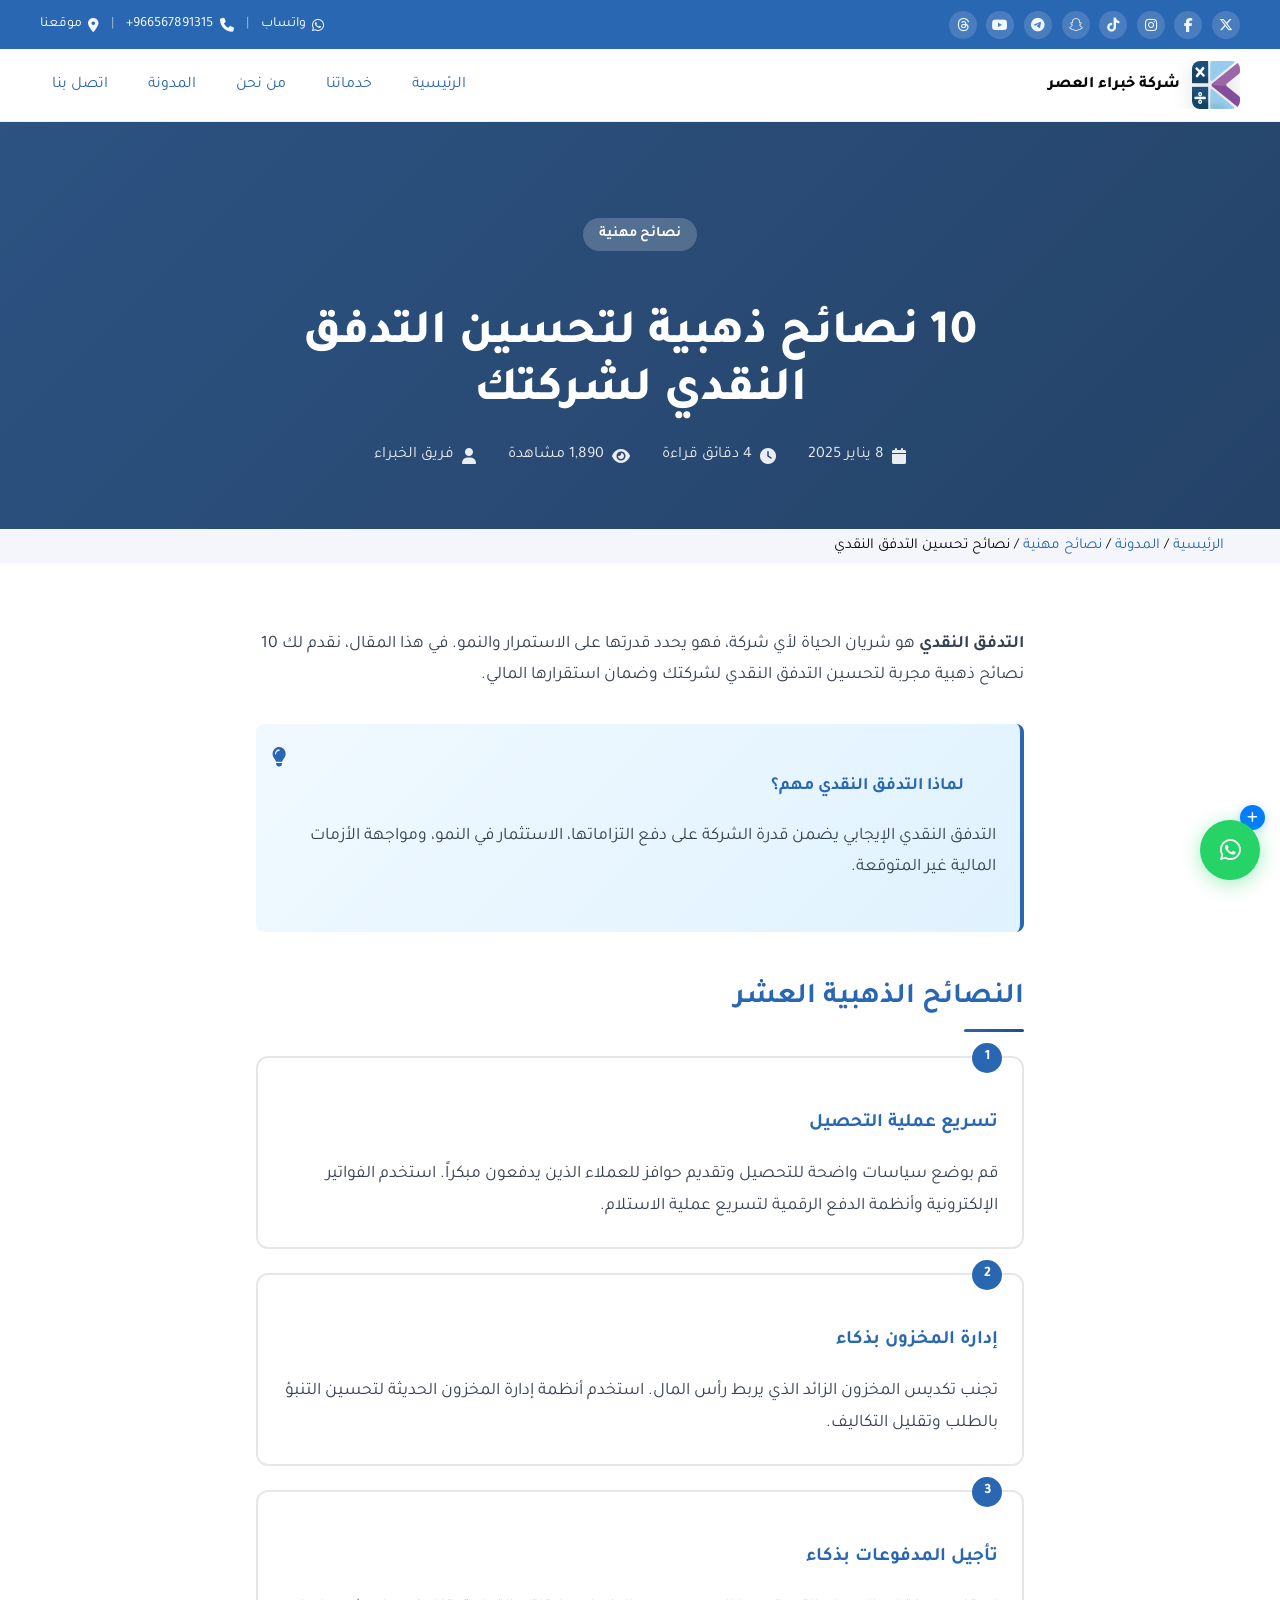
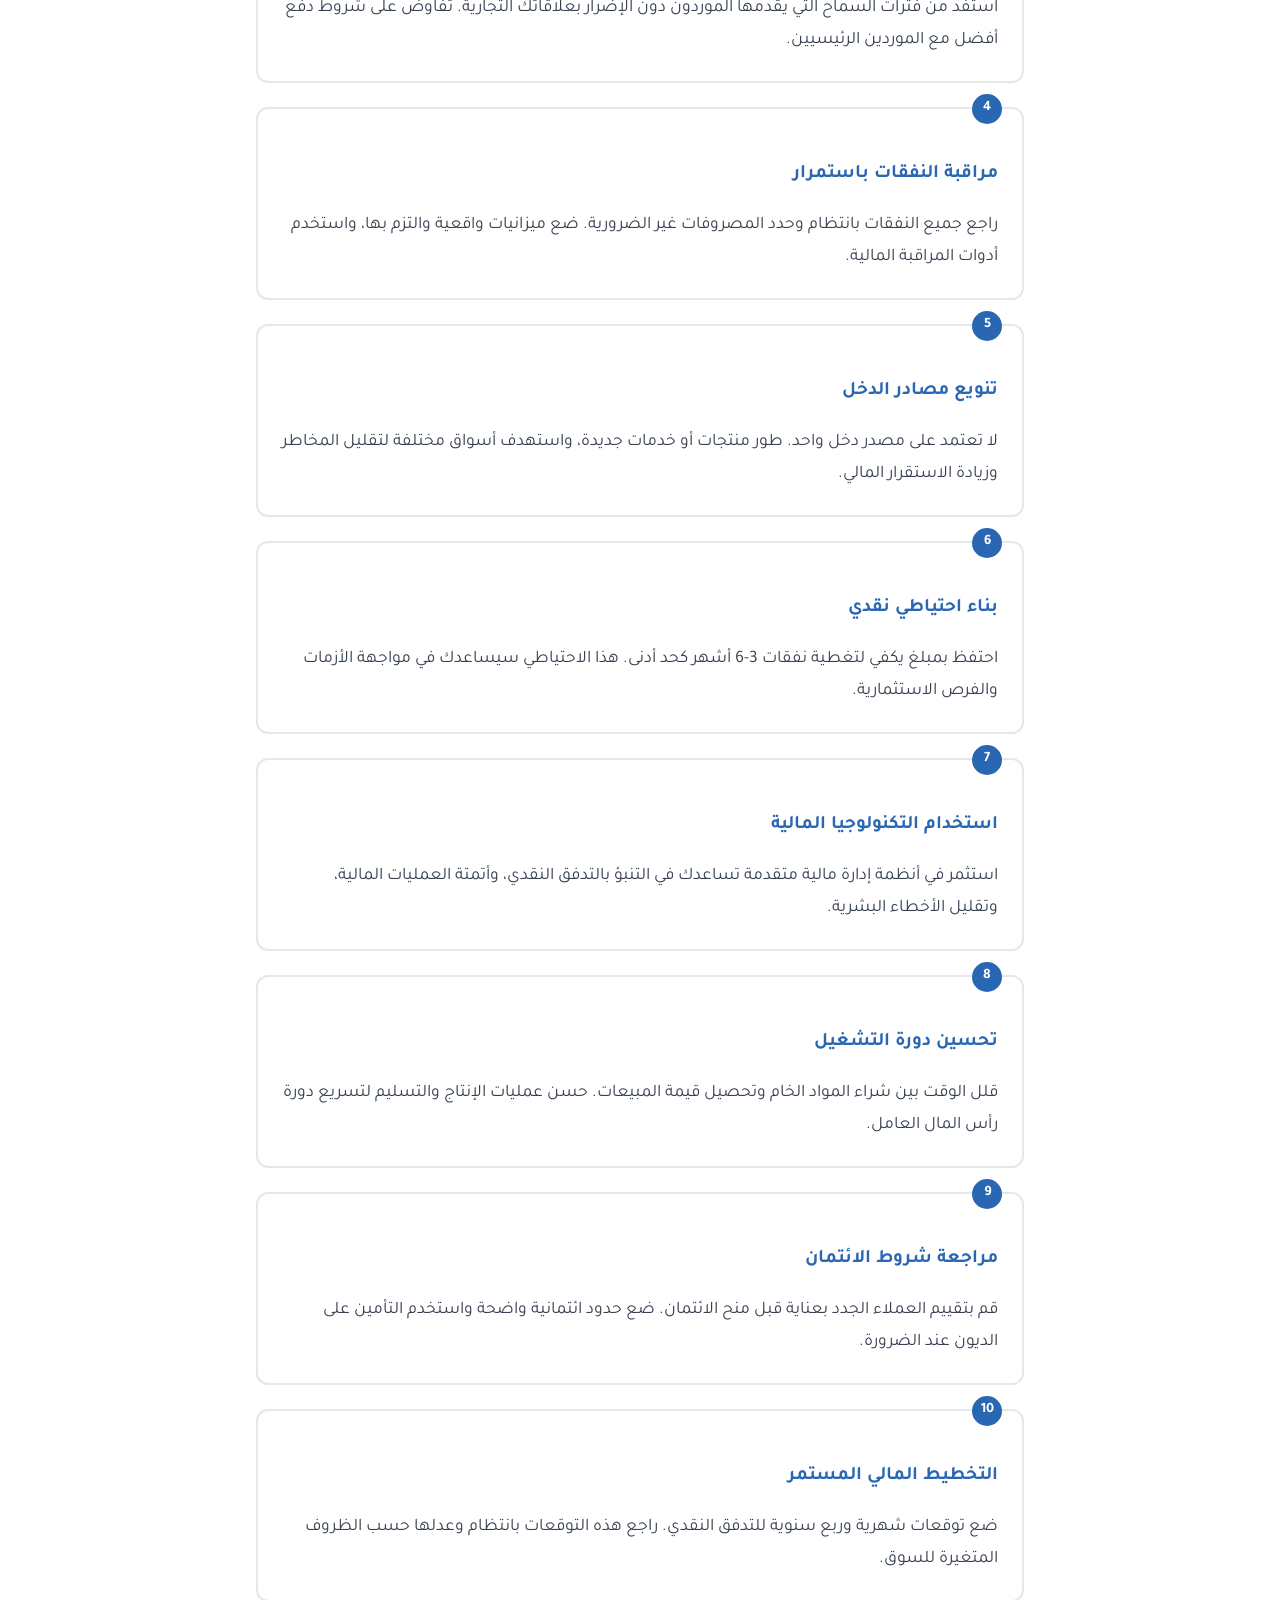
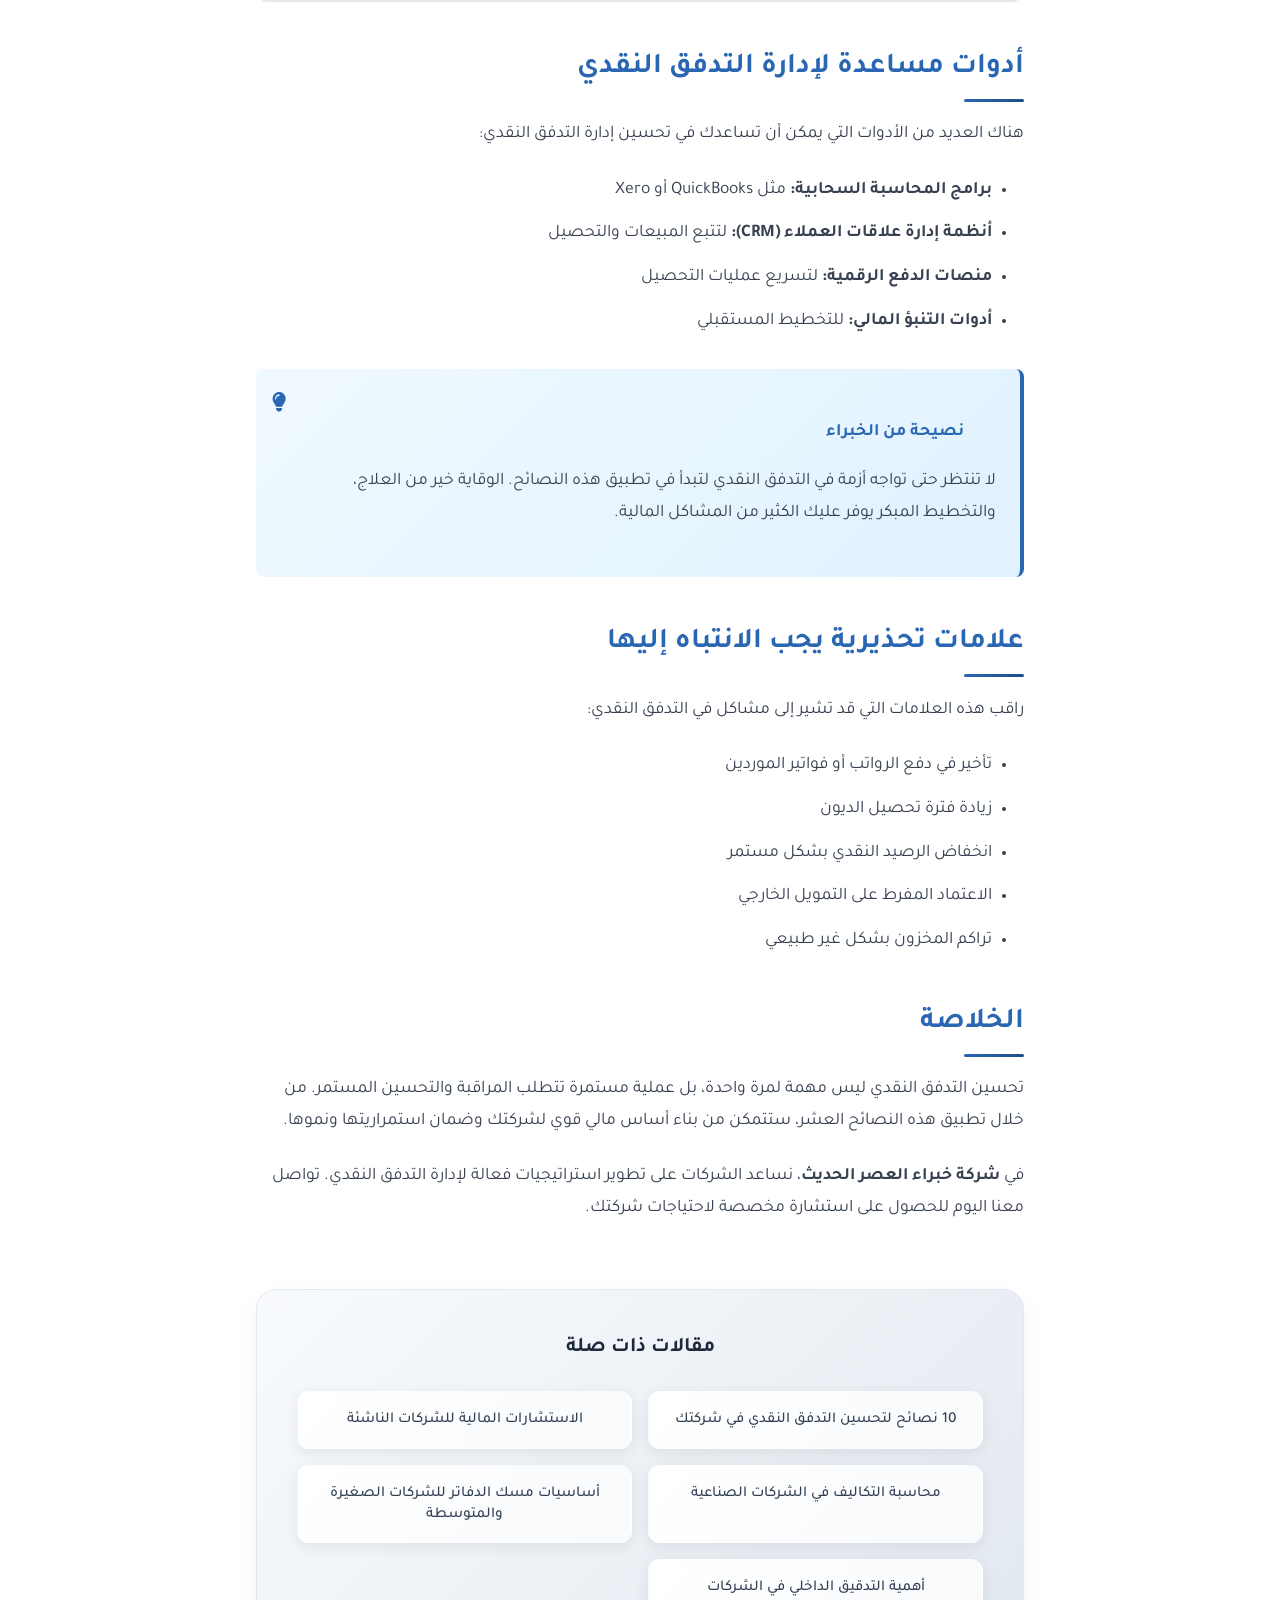
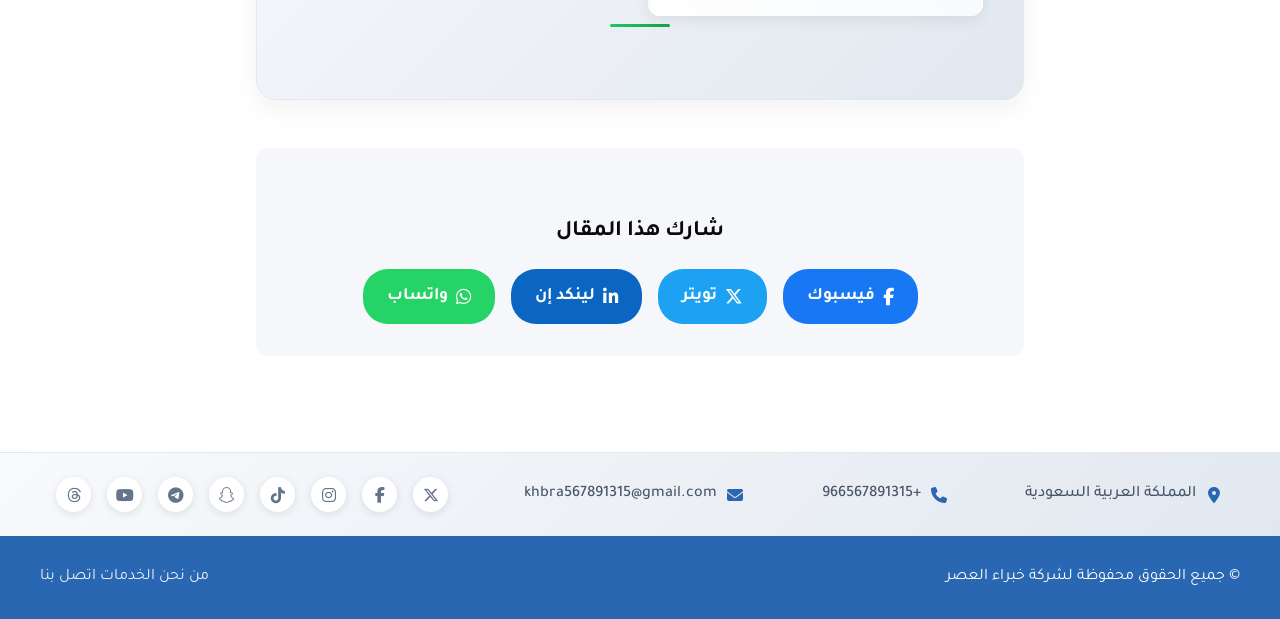
<file: article-tips.html>
<!doctype html>
<html lang="ar" dir="rtl">
<head>
  <meta charset="utf-8" />
  <meta name="viewport" content="width=device-width, initial-scale=1" />
  <title>10 نصائح ذهبية لتحسين التدفق النقدي لشركتك - مدونة خبراء العصر الحديث</title>
  <meta name="description" content="استراتيجيات عملية ومجربة لتحسين التدفق النقدي وإدارة السيولة بكفاءة عالية في بيئة الأعمال السعودية." />
  <meta property="og:title" content="10 نصائح ذهبية لتحسين التدفق النقدي لشركتك" />
  <meta property="og:description" content="دليل عملي لتحسين التدفق النقدي وإدارة السيولة بكفاءة" />
  <meta property="og:type" content="article" />
  <meta property="og:url" content="https://modernexpertscompany.github.io/Modern-Experts-Company/article-tips.html" />
  <meta property="og:locale" content="ar_SA" />
  <meta property="og:image" content="https://modernexpertscompany.github.io/Modern-Experts-Company/logo.png" />
  <meta name="twitter:card" content="summary_large_image" />
  <meta name="twitter:title" content="10 نصائح ذهبية لتحسين التدفق النقدي لشركتك - مدونة خبراء العصر الحديث" />
  <meta name="twitter:description" content="استراتيجيات عملية ومجربة لتحسين التدفق النقدي وإدارة السيولة بكفاءة عالية في بيئة الأعمال السعودية." />
  <meta name="twitter:image" content="https://modernexpertscompany.github.io/Modern-Experts-Company/logo.png" />
  <link rel="canonical" href="https://modernexpertscompany.github.io/Modern-Experts-Company/article-tips.html" />
  <link rel="icon" href="logo.png" type="image/png" />
  
  <!-- تحميل الخطوط -->
  <link rel="preconnect" href="https://fonts.googleapis.com">
  <link rel="preconnect" href="https://fonts.gstatic.com" crossorigin>
  <link href="https://fonts.googleapis.com/css2?family=Tajawal:wght@400;500;700;800&display=swap" rel="stylesheet">
  
  <!-- تحميل الأنماط -->
  <link rel="stylesheet" href="styles.css?v=6" />
  <link rel="stylesheet" href="https://cdnjs.cloudflare.com/ajax/libs/font-awesome/6.5.1/css/all.min.css" />
  
  <!-- الأيقونة -->
  <link rel="icon" href="logo.png" type="image/png" />

  <style>
    /* أنماط خاصة بصفحة المقال */
    .article-hero {
      background: linear-gradient(135deg, rgba(42, 103, 178, 0.9), rgba(31, 78, 137, 0.9)), url('https://images.unsplash.com/photo-1554224154-26032fced8bd?ixlib=rb-4.0.3&auto=format&fit=crop&w=1200&q=80');
      background-size: cover;
      background-position: center;
      color: white;
      padding: 6rem 0 4rem;
      position: relative;
    }
    
    .article-hero::before {
      content: '';
      position: absolute;
      top: 0;
      left: 0;
      right: 0;
      bottom: 0;
      background: rgba(0, 0, 0, 0.3);
    }
    
    .article-hero-content {
      position: relative;
      z-index: 2;
      max-width: 800px;
      margin: 0 auto;
      text-align: center;
    }
    
    .article-category {
      background: rgba(255, 255, 255, 0.2);
      color: white;
      padding: 0.5rem 1rem;
      border-radius: 20px;
      font-size: 0.9rem;
      font-weight: 600;
      display: inline-block;
      margin-bottom: 1rem;
    }
    
    .article-hero h1 {
      font-size: clamp(2rem, 4vw, 3rem);
      margin-bottom: 1.5rem;
      font-weight: 800;
      line-height: 1.2;
    }
    
    .article-meta {
      display: flex;
      justify-content: center;
      gap: 2rem;
      flex-wrap: wrap;
      font-size: 1rem;
      opacity: 0.9;
    }
    
    .article-meta span {
      display: flex;
      align-items: center;
      gap: 0.5rem;
    }
    
    .article-content {
      max-width: 800px;
      margin: 0 auto;
      padding: 3rem 1rem;
      line-height: 1.8;
      font-size: 1.1rem;
    }
    
    .article-content h2 {
      color: var(--primary);
      font-size: 1.8rem;
      margin: 2.5rem 0 1rem;
      font-weight: 700;
      position: relative;
      padding-bottom: 0.5rem;
    }
    
    .article-content h2::after {
      content: '';
      position: absolute;
      bottom: 0;
      right: 0;
      width: 60px;
      height: 3px;
      background: linear-gradient(135deg, var(--primary), var(--primary-dark));
      border-radius: 2px;
    }
    
    .article-content h3 {
      color: var(--text);
      font-size: 1.4rem;
      margin: 2rem 0 1rem;
      font-weight: 600;
    }
    
    .article-content p {
      margin-bottom: 1.5rem;
      color: #374151;
    }
    
    .article-content ul, .article-content ol {
      margin: 1.5rem 0;
      padding-right: 2rem;
    }
    
    .article-content li {
      margin-bottom: 0.75rem;
      color: #374151;
    }
    
    .highlight-box {
      background: linear-gradient(135deg, #f0f9ff, #e0f2fe);
      border-right: 4px solid var(--primary);
      padding: 1.5rem;
      margin: 2rem 0;
      border-radius: 8px;
      position: relative;
    }
    
    .highlight-box::before {
      content: '\f0eb';
      font-family: 'Font Awesome 6 Free';
      font-weight: 900;
      position: absolute;
      top: 1rem;
      left: 1rem;
      color: var(--primary);
      font-size: 1.2rem;
    }
    
    .highlight-box h4 {
      color: var(--primary);
      font-weight: 700;
      margin-bottom: 1rem;
      padding-right: 2rem;
    }
    
    .tip-card {
      background: white;
      border: 2px solid #e5e7eb;
      border-radius: 12px;
      padding: 1.5rem;
      margin: 1.5rem 0;
      position: relative;
      transition: all 0.3s ease;
    }
    
    .tip-card:hover {
      border-color: var(--primary);
      transform: translateY(-2px);
      box-shadow: 0 8px 25px rgba(42, 103, 178, 0.15);
    }
    
    .tip-number {
      position: absolute;
      top: -15px;
      right: 20px;
      background: var(--primary);
      color: white;
      width: 30px;
      height: 30px;
      border-radius: 50%;
      display: flex;
      align-items: center;
      justify-content: center;
      font-weight: 700;
      font-size: 0.9rem;
    }
    
    .tip-card h4 {
      color: var(--primary);
      font-size: 1.2rem;
      margin-bottom: 1rem;
      font-weight: 600;
    }
    
    .tip-card p {
      margin-bottom: 0;
      color: #374151;
    }
    
    .article-tags {
      margin: 4rem 0 3rem;
      padding: 2.5rem;
      background: linear-gradient(135deg, #f8fafc 0%, #e2e8f0 100%);
      border-radius: 20px;
      border: 1px solid #e2e8f0;
      box-shadow: 0 10px 25px rgba(0,0,0,0.05);
    }
    
    .article-tags::before {
      content: "مقالات ذات صلة";
      display: block;
      font-size: 1.3rem;
      font-weight: 700;
      color: #1e293b;
      margin-bottom: 1.5rem;
      text-align: center;
      position: relative;
    }
    
    .article-tags::after {
      content: "";
      display: block;
      width: 60px;
      height: 3px;
      background: linear-gradient(90deg, #22c55e, #16a34a);
      margin: 0.5rem auto 2rem;
      border-radius: 2px;
    }
    
    .tags-grid {
      display: grid;
      grid-template-columns: repeat(auto-fit, minmax(280px, 1fr));
      gap: 1rem;
    }
    
    .article-tag {
      background: linear-gradient(135deg, #ffffff 0%, #f8fafc 100%);
      color: #334155;
      padding: 1rem 1.5rem;
      border-radius: 12px;
      font-size: 0.95rem;
      font-weight: 500;
      text-decoration: none;
      transition: all 0.4s cubic-bezier(0.4, 0, 0.2, 1);
      border: 2px solid transparent;
      box-shadow: 0 4px 15px rgba(0,0,0,0.08);
      position: relative;
      overflow: hidden;
      line-height: 1.4;
      text-align: center;
    }
    
    .article-tag::before {
      content: "";
      position: absolute;
      top: 0;
      left: -100%;
      width: 100%;
      height: 100%;
      background: linear-gradient(90deg, transparent, rgba(255,255,255,0.4), transparent);
      transition: left 0.6s;
    }
    
    .article-tag:hover::before {
      left: 100%;
    }
    
    .article-tag:hover {
      background: linear-gradient(135deg, #22c55e 0%, #16a34a 100%);
      color: white;
      transform: translateY(-5px) scale(1.02);
      border-color: #22c55e;
      box-shadow: 0 15px 35px rgba(34, 197, 94, 0.3);
    }
    
    .article-tag:nth-child(1) { animation-delay: 0.1s; }
    .article-tag:nth-child(2) { animation-delay: 0.2s; }
    .article-tag:nth-child(3) { animation-delay: 0.3s; }
    .article-tag:nth-child(4) { animation-delay: 0.4s; }
    .article-tag:nth-child(5) { animation-delay: 0.5s; }
    .article-tag:nth-child(6) { animation-delay: 0.6s; }
    
    @keyframes fadeInUp {
      from {
        opacity: 0;
        transform: translateY(30px);
      }
      to {
        opacity: 1;
        transform: translateY(0);
      }
    }
    
    .article-tag {
      animation: fadeInUp 0.6s ease-out both;
    }
    
    @media (max-width: 768px) {
      .tags-grid {
        grid-template-columns: 1fr;
      }
      
      .article-tags {
        padding: 1.5rem;
        margin: 3rem 0 2rem;
      }
      
      .article-tag {
        padding: 0.8rem 1.2rem;
        font-size: 0.9rem;
      }
    }
    
    .article-share {
      background: var(--bg-alt);
      padding: 2rem;
      border-radius: 12px;
      text-align: center;
      margin: 3rem 0;
    }
    
    .article-share h3 {
      margin-bottom: 1rem;
      color: var(--text);
    }
    
    .share-buttons {
      display: flex;
      justify-content: center;
      gap: 1rem;
      flex-wrap: wrap;
    }
    
    .share-btn {
      display: inline-flex;
      align-items: center;
      gap: 0.5rem;
      padding: 0.75rem 1.5rem;
      border-radius: 25px;
      text-decoration: none;
      font-weight: 600;
      transition: all 0.3s ease;
    }
    
    .share-btn:hover {
      transform: translateY(-2px);
    }
    
    .share-btn.facebook {
      background: #1877F2;
      color: white;
    }
    
    .share-btn.twitter {
      background: #1DA1F2;
      color: white;
    }
    
    .share-btn.linkedin {
      background: #0A66C2;
      color: white;
    }
    
    .share-btn.whatsapp {
      background: #25D366;
      color: white;
    }
    
    @media (max-width: 768px) {
      .article-hero {
        padding: 4rem 0 3rem;
      }
      
      .article-meta {
        gap: 1rem;
        font-size: 0.9rem;
      }
      
      .article-content {
        padding: 2rem 1rem;
        font-size: 1rem;
      }
      
      .share-buttons {
        gap: 0.5rem;
      }
      
      .share-btn {
        padding: 0.5rem 1rem;
        font-size: 0.9rem;
      }
    }
  </style>
</head>

<body class="article-page">
  <!-- شريط علوي -->
  <div class="topbar">
    <div class="container topbar-inner">
      <div class="topbar-left">
        <a href="https://x.com/asdfgd926" target="_blank" rel="noopener" aria-label="X"><i class="fa-brands fa-x-twitter"></i></a>
        <a href="https://www.facebook.com/share/16XdUuCcdo/" target="_blank" rel="noopener" aria-label="Facebook"><i class="fa-brands fa-facebook-f"></i></a>
        <a href="https://www.instagram.com/cnslt1?igsh=MXc0a3EydDJyYXU2cQ==" target="_blank" rel="noopener" aria-label="Instagram"><i class="fa-brands fa-instagram"></i></a>
        <a href="https://www.tiktok.com/@cnslt111?_t=ZS-8yjbQHSDnrs&_r=1" target="_blank" rel="noopener" aria-label="TikTok"><i class="fa-brands fa-tiktok"></i></a>
        <a href="https://www.snapchat.com/add/modern_experts?share_id=YJZXXzA8aUI&locale=ar-YE" target="_blank" rel="noopener" aria-label="Snapchat"><i class="fa-brands fa-snapchat"></i></a>
        <a href="https://t.me/CNSLT11" target="_blank" rel="noopener" aria-label="Telegram"><i class="fa-brands fa-telegram"></i></a>
        <a href="https://www.youtube.com/@%D8%B4%D8%B1%D9%83%D8%A9%D8%AE%D8%A8%D8%B1%D8%A7%D8%A1%D8%A7%D9%84%D8%B9%D8%B5%D8%B1%D8%A7%D9%84%D8%AD%D8%AF%D9%8A%D8%AB" target="_blank" rel="noopener" aria-label="YouTube"><i class="fa-brands fa-youtube"></i></a>
        <a href="https://www.threads.com/@cnslt1" target="_blank" rel="noopener" aria-label="Threads"><i class="fa-brands fa-threads"></i></a>
      </div>
      <div class="topbar-right">
        <a class="top-link" href="https://wa.me/966567891315" target="_blank" rel="noopener" aria-label="واتساب"><i class="fa-brands fa-whatsapp"></i> واتساب</a>
        <span class="sep">|</span>
        <a class="top-link" href="tel:+966567891315" aria-label="اتصال هاتفي"><i class="fa-solid fa-phone"></i> 966567891315+</a>
        <span class="sep">|</span>
        <a class="top-link" href="https://maps.app.goo.gl/e2h7KLZzkto6Q39s9" target="_blank" rel="noopener" aria-label="الموقع الجغرافي"><i class="fa-solid fa-location-dot"></i> موقعنا</a>
      </div>
    </div>
  </div>

  <!-- ترويسة -->
  <header class="site-header">
    <div class="container header-inner">
      <a class="brand" href="index.html" aria-label="العودة للرئيسية">
        <span class="logo-wrap">
          <img class="logo-float" src="logo.png" alt="شعار شركة خبراء العصر" width="48" height="48" loading="eager" />
          <span class="logo-ripple" aria-hidden="true"></span>
        </span>
        <span>شركة خبراء العصر</span>
      </a>
      <nav class="nav" aria-label="التنقل الرئيسي">
        <button class="menu-toggle" aria-expanded="false" aria-controls="primary-menu">☰ القائمة</button>
        <ul id="primary-menu" class="menu">
          <li><a href="index.html">الرئيسية</a></li>
          <li><a href="services.html">خدماتنا</a></li>
          <li><a href="about.html">من نحن</a></li>
          <li><a href="blog.html">المدونة</a></li>
          <li><a href="contact.html">اتصل بنا</a></li>
        </ul>
      </nav>
    </div>
  </header>

  <!-- بطل المقال -->
  <section class="article-hero">
    <div class="container article-hero-content">
      <span class="article-category">نصائح مهنية</span>
      <h1>10 نصائح ذهبية لتحسين التدفق النقدي لشركتك</h1>
      <div class="article-meta">
        <span><i class="fa-solid fa-calendar"></i> 8 يناير 2025</span>
        <span><i class="fa-solid fa-clock"></i> 4 دقائق قراءة</span>
        <span><i class="fa-solid fa-eye"></i> 1,890 مشاهدة</span>
        <span><i class="fa-solid fa-user"></i> فريق الخبراء</span>
      </div>
    </div>
  </section>

  <!-- مسار التنقل -->
  <nav class="breadcrumbs" aria-label="مسار التنقل">
    <div class="container">
      <a href="index.html">الرئيسية</a>
      <span>/</span>
      <a href="blog.html">المدونة</a>
      <span>/</span>
      <a href="#">نصائح مهنية</a>
      <span>/</span>
      <span>نصائح تحسين التدفق النقدي</span>
    </div>
  </nav>

  <!-- محتوى المقال -->
  <article class="article-content">
    <p><strong>التدفق النقدي</strong> هو شريان الحياة لأي شركة، فهو يحدد قدرتها على الاستمرار والنمو. في هذا المقال، نقدم لك 10 نصائح ذهبية مجربة لتحسين التدفق النقدي لشركتك وضمان استقرارها المالي.</p>

    <div class="highlight-box">
      <h4>لماذا التدفق النقدي مهم؟</h4>
      <p>التدفق النقدي الإيجابي يضمن قدرة الشركة على دفع التزاماتها، الاستثمار في النمو، ومواجهة الأزمات المالية غير المتوقعة.</p>
    </div>

    <h2>النصائح الذهبية العشر</h2>

    <div class="tip-card">
      <div class="tip-number">1</div>
      <h4>تسريع عملية التحصيل</h4>
      <p>قم بوضع سياسات واضحة للتحصيل وتقديم حوافز للعملاء الذين يدفعون مبكراً. استخدم الفواتير الإلكترونية وأنظمة الدفع الرقمية لتسريع عملية الاستلام.</p>
    </div>

    <div class="tip-card">
      <div class="tip-number">2</div>
      <h4>إدارة المخزون بذكاء</h4>
      <p>تجنب تكديس المخزون الزائد الذي يربط رأس المال. استخدم أنظمة إدارة المخزون الحديثة لتحسين التنبؤ بالطلب وتقليل التكاليف.</p>
    </div>

    <div class="tip-card">
      <div class="tip-number">3</div>
      <h4>تأجيل المدفوعات بذكاء</h4>
      <p>استفد من فترات السماح التي يقدمها الموردون دون الإضرار بعلاقاتك التجارية. تفاوض على شروط دفع أفضل مع الموردين الرئيسيين.</p>
    </div>

    <div class="tip-card">
      <div class="tip-number">4</div>
      <h4>مراقبة النفقات باستمرار</h4>
      <p>راجع جميع النفقات بانتظام وحدد المصروفات غير الضرورية. ضع ميزانيات واقعية والتزم بها، واستخدم أدوات المراقبة المالية.</p>
    </div>

    <div class="tip-card">
      <div class="tip-number">5</div>
      <h4>تنويع مصادر الدخل</h4>
      <p>لا تعتمد على مصدر دخل واحد. طور منتجات أو خدمات جديدة، واستهدف أسواق مختلفة لتقليل المخاطر وزيادة الاستقرار المالي.</p>
    </div>

    <div class="tip-card">
      <div class="tip-number">6</div>
      <h4>بناء احتياطي نقدي</h4>
      <p>احتفظ بمبلغ يكفي لتغطية نفقات 3-6 أشهر كحد أدنى. هذا الاحتياطي سيساعدك في مواجهة الأزمات والفرص الاستثمارية.</p>
    </div>

    <div class="tip-card">
      <div class="tip-number">7</div>
      <h4>استخدام التكنولوجيا المالية</h4>
      <p>استثمر في أنظمة إدارة مالية متقدمة تساعدك في التنبؤ بالتدفق النقدي، وأتمتة العمليات المالية، وتقليل الأخطاء البشرية.</p>
    </div>

    <div class="tip-card">
      <div class="tip-number">8</div>
      <h4>تحسين دورة التشغيل</h4>
      <p>قلل الوقت بين شراء المواد الخام وتحصيل قيمة المبيعات. حسن عمليات الإنتاج والتسليم لتسريع دورة رأس المال العامل.</p>
    </div>

    <div class="tip-card">
      <div class="tip-number">9</div>
      <h4>مراجعة شروط الائتمان</h4>
      <p>قم بتقييم العملاء الجدد بعناية قبل منح الائتمان. ضع حدود ائتمانية واضحة واستخدم التأمين على الديون عند الضرورة.</p>
    </div>

    <div class="tip-card">
      <div class="tip-number">10</div>
      <h4>التخطيط المالي المستمر</h4>
      <p>ضع توقعات شهرية وربع سنوية للتدفق النقدي. راجع هذه التوقعات بانتظام وعدلها حسب الظروف المتغيرة للسوق.</p>
    </div>

    <h2>أدوات مساعدة لإدارة التدفق النقدي</h2>
    <p>هناك العديد من الأدوات التي يمكن أن تساعدك في تحسين إدارة التدفق النقدي:</p>

    <ul>
      <li><strong>برامج المحاسبة السحابية:</strong> مثل QuickBooks أو Xero</li>
      <li><strong>أنظمة إدارة علاقات العملاء (CRM):</strong> لتتبع المبيعات والتحصيل</li>
      <li><strong>منصات الدفع الرقمية:</strong> لتسريع عمليات التحصيل</li>
      <li><strong>أدوات التنبؤ المالي:</strong> للتخطيط المستقبلي</li>
    </ul>

    <div class="highlight-box">
      <h4>نصيحة من الخبراء</h4>
      <p>لا تنتظر حتى تواجه أزمة في التدفق النقدي لتبدأ في تطبيق هذه النصائح. الوقاية خير من العلاج، والتخطيط المبكر يوفر عليك الكثير من المشاكل المالية.</p>
    </div>

    <h2>علامات تحذيرية يجب الانتباه إليها</h2>
    <p>راقب هذه العلامات التي قد تشير إلى مشاكل في التدفق النقدي:</p>

    <ul>
      <li>تأخير في دفع الرواتب أو فواتير الموردين</li>
      <li>زيادة فترة تحصيل الديون</li>
      <li>انخفاض الرصيد النقدي بشكل مستمر</li>
      <li>الاعتماد المفرط على التمويل الخارجي</li>
      <li>تراكم المخزون بشكل غير طبيعي</li>
    </ul>

    <h2>الخلاصة</h2>
    <p>تحسين التدفق النقدي ليس مهمة لمرة واحدة، بل عملية مستمرة تتطلب المراقبة والتحسين المستمر. من خلال تطبيق هذه النصائح العشر، ستتمكن من بناء أساس مالي قوي لشركتك وضمان استمراريتها ونموها.</p>

    <p>في <strong>شركة خبراء العصر الحديث</strong>، نساعد الشركات على تطوير استراتيجيات فعالة لإدارة التدفق النقدي. تواصل معنا اليوم للحصول على استشارة مخصصة لاحتياجات شركتك.</p>

    <!-- العلامات -->
    <div class="article-tags">
      <div class="tags-grid">
        <a href="article-tips.html" class="article-tag">10 نصائح لتحسين التدفق النقدي في شركتك</a>
        <a href="article-consulting.html" class="article-tag">الاستشارات المالية للشركات الناشئة</a>
        <a href="article-sample.html" class="article-tag">محاسبة التكاليف في الشركات الصناعية</a>
        <a href="article-bookkeeping.html" class="article-tag">أساسيات مسك الدفاتر للشركات الصغيرة والمتوسطة</a>
        <a href="article-audit.html" class="article-tag">أهمية التدقيق الداخلي في الشركات</a>
      </div>
    </div>

    <!-- مشاركة المقال -->
    <div class="article-share">
      <h3>شارك هذا المقال</h3>
      <div class="share-buttons">
        <a href="#" class="share-btn facebook">
          <i class="fa-brands fa-facebook-f"></i>
          فيسبوك
        </a>
        <a href="#" class="share-btn twitter">
          <i class="fa-brands fa-x-twitter"></i>
          تويتر
        </a>
        <a href="#" class="share-btn linkedin">
          <i class="fa-brands fa-linkedin-in"></i>
          لينكد إن
        </a>
        <a href="#" class="share-btn whatsapp">
          <i class="fa-brands fa-whatsapp"></i>
          واتساب
        </a>
      </div>
    </div>
  </article>

  <!-- شريط معلومات الاتصال -->
  <div class="contact-bar">
    <div class="container contact-bar-inner">
      <!-- الموقع الجغرافي -->
      <div class="contact-item">
        <i class="fa-solid fa-location-dot"></i>
        <a href="https://maps.app.goo.gl/e2h7KLZzkto6Q39s9" target="_blank" rel="noopener">المملكة العربية السعودية</a>
      </div>

      <!-- رقم الجوال -->
      <div class="contact-item">
        <i class="fa-solid fa-phone"></i>
        <a href="tel:+966567891315">+966567891315</a>
      </div>

      <!-- الإيميل -->
      <div class="contact-item">
        <i class="fa-solid fa-envelope"></i>
        <a href="mailto:khbra567891315@gmail.com">khbra567891315@gmail.com</a>
      </div>

      <!-- أيقونات التواصل الاجتماعي -->
      <div class="contact-social">
        <a href="https://x.com/asdfgd926" target="_blank" rel="noopener" aria-label="X">
          <i class="fa-brands fa-x-twitter"></i>
        </a>
        <a href="https://www.facebook.com/share/16XdUuCcdo/" target="_blank" rel="noopener" aria-label="Facebook">
          <i class="fa-brands fa-facebook-f"></i>
        </a>
        <a href="https://www.instagram.com/cnslt1?igsh=MXc0a3EydDJyYXU2cQ==" target="_blank" rel="noopener" aria-label="Instagram">
          <i class="fa-brands fa-instagram"></i>
        </a>
        <a href="https://www.tiktok.com/@cnslt111?_t=ZS-8yjbQHSDnrs&_r=1" target="_blank" rel="noopener" aria-label="TikTok">
          <i class="fa-brands fa-tiktok"></i>
        </a>
        <a href="https://www.snapchat.com/add/modern_experts?share_id=YJZXXzA8aUI&locale=ar-YE" target="_blank" rel="noopener" aria-label="Snapchat">
          <i class="fa-brands fa-snapchat"></i>
        </a>
        <a href="https://t.me/CNSLT11" target="_blank" rel="noopener" aria-label="Telegram">
          <i class="fa-brands fa-telegram"></i>
        </a>
        <a href="https://www.youtube.com/@%D8%B4%D8%B1%D9%83%D8%A9%D8%AE%D8%A8%D8%B1%D8%A7%D8%A1%D8%A7%D9%84%D8%B9%D8%B5%D8%B1%D8%A7%D9%84%D8%AD%D8%AF%D9%8A%D8%AB" target="_blank" rel="noopener" aria-label="YouTube">
          <i class="fa-brands fa-youtube"></i>
        </a>
        <a href="https://www.threads.com/@cnslt1" target="_blank" rel="noopener" aria-label="Threads">
          <i class="fa-brands fa-threads"></i>
        </a>
      </div>
    </div>
  </div>

  <!-- تذييل -->
  <footer class="footer">
    <div class="container footer-inner">
      <p>© جميع الحقوق محفوظة لشركة خبراء العصر</p>
      <nav aria-label="روابط سفلية">
        <a href="about.html">من نحن</a>
        <a href="services.html">الخدمات</a>
        <a href="contact.html">اتصل بنا</a>
      </nav>
    </div>
  </footer>

  <!-- أيقونات التواصل العائمة -->
  <div class="social-fab-container">
    <button class="social-toggle" id="socialToggle" aria-label="إظهار أيقونات التواصل">
      <i class="fa-solid fa-plus"></i>
    </button>
    <div class="social-circle" id="socialCircle">
      <div class="social-group active">
        <a href="https://x.com/asdfgd926" target="_blank" rel="noopener" aria-label="X" class="social-item">
          <i class="fa-brands fa-x-twitter"></i>
        </a>
        <a href="https://www.facebook.com/share/16XdUuCcdo/" target="_blank" rel="noopener" aria-label="Facebook" class="social-item">
          <i class="fa-brands fa-facebook-f"></i>
        </a>
        <a href="https://www.instagram.com/cnslt1?igsh=MXc0a3EydDJyYXU2cQ==" target="_blank" rel="noopener" aria-label="Instagram" class="social-item">
          <i class="fa-brands fa-instagram"></i>
        </a>
        <a href="https://www.tiktok.com/@cnslt111?_t=ZS-8yjbQHSDnrs&_r=1" target="_blank" rel="noopener" aria-label="TikTok" class="social-item">
          <i class="fa-brands fa-tiktok"></i>
        </a>
        <a href="https://www.snapchat.com/add/modern_experts?share_id=YJZXXzA8aUI&locale=ar-YE" target="_blank" rel="noopener" aria-label="Snapchat" class="social-item">
          <i class="fa-brands fa-snapchat"></i>
        </a>
        <a href="https://t.me/CNSLT11" target="_blank" rel="noopener" aria-label="Telegram" class="social-item">
          <i class="fa-brands fa-telegram"></i>
        </a>
        <a href="https://www.youtube.com/@%D8%B4%D8%B1%D9%83%D8%A9%D8%AE%D8%A8%D8%B1%D8%A7%D8%A1%D8%A7%D9%84%D8%B9%D8%B5%D8%B1%D8%A7%D9%84%D8%AD%D8%AF%D9%8A%D8%AB" target="_blank" rel="noopener" aria-label="YouTube" class="social-item">
          <i class="fa-brands fa-youtube"></i>
        </a>
        <a href="https://www.threads.com/@cnslt1" target="_blank" rel="noopener" aria-label="Threads" class="social-item">
          <i class="fa-brands fa-threads"></i>
        </a>
      </div>
    </div>
    <a href="https://wa.me/966567891315" class="fab-whatsapp" target="_blank" rel="noopener" aria-label="زر واتساب عائم">
      <i class="fa-brands fa-whatsapp"></i>
    </a>
  </div>

  <!-- زر العودة للأعلى -->
  <button class="scroll-to-top" id="scrollToTop" aria-label="العودة للأعلى">
    <i class="fa-solid fa-chevron-up"></i>
  </button>

  <script src="script.js?v=2" defer></script>
</body>
</html>
</file>
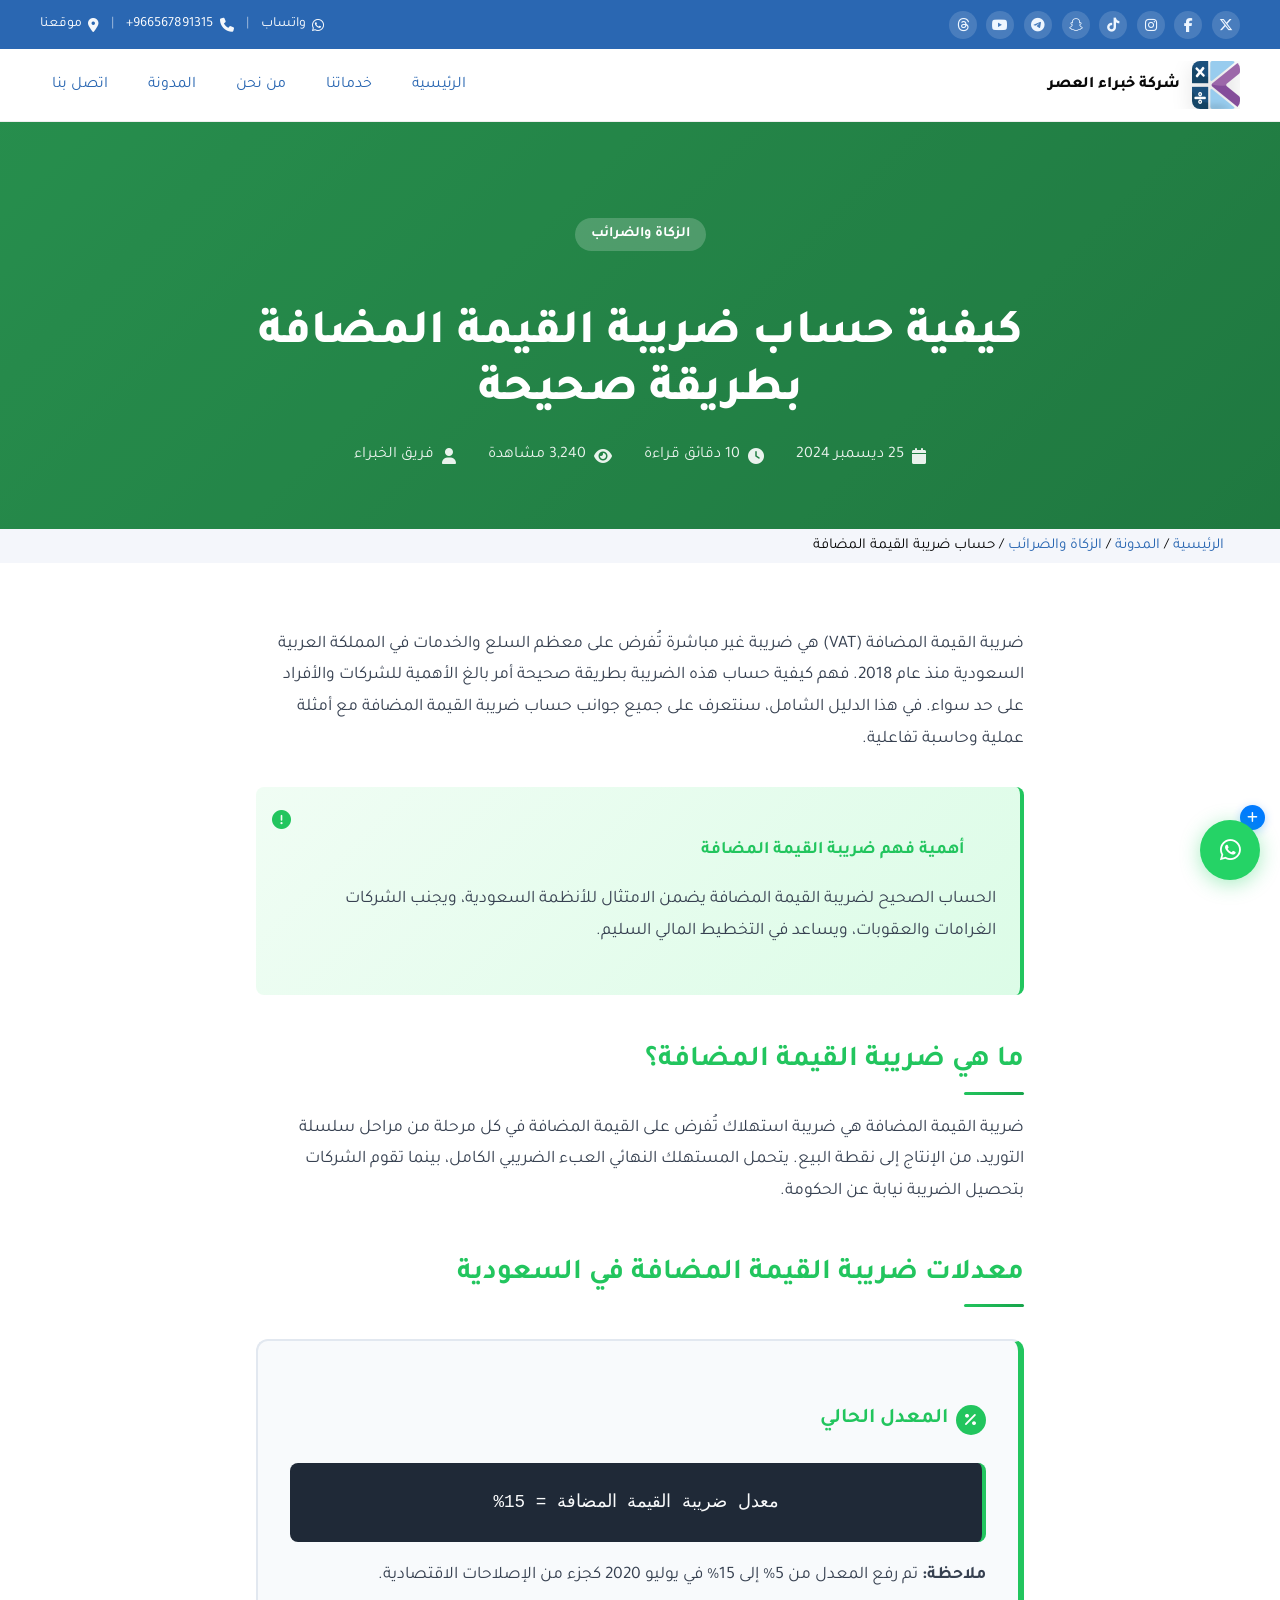
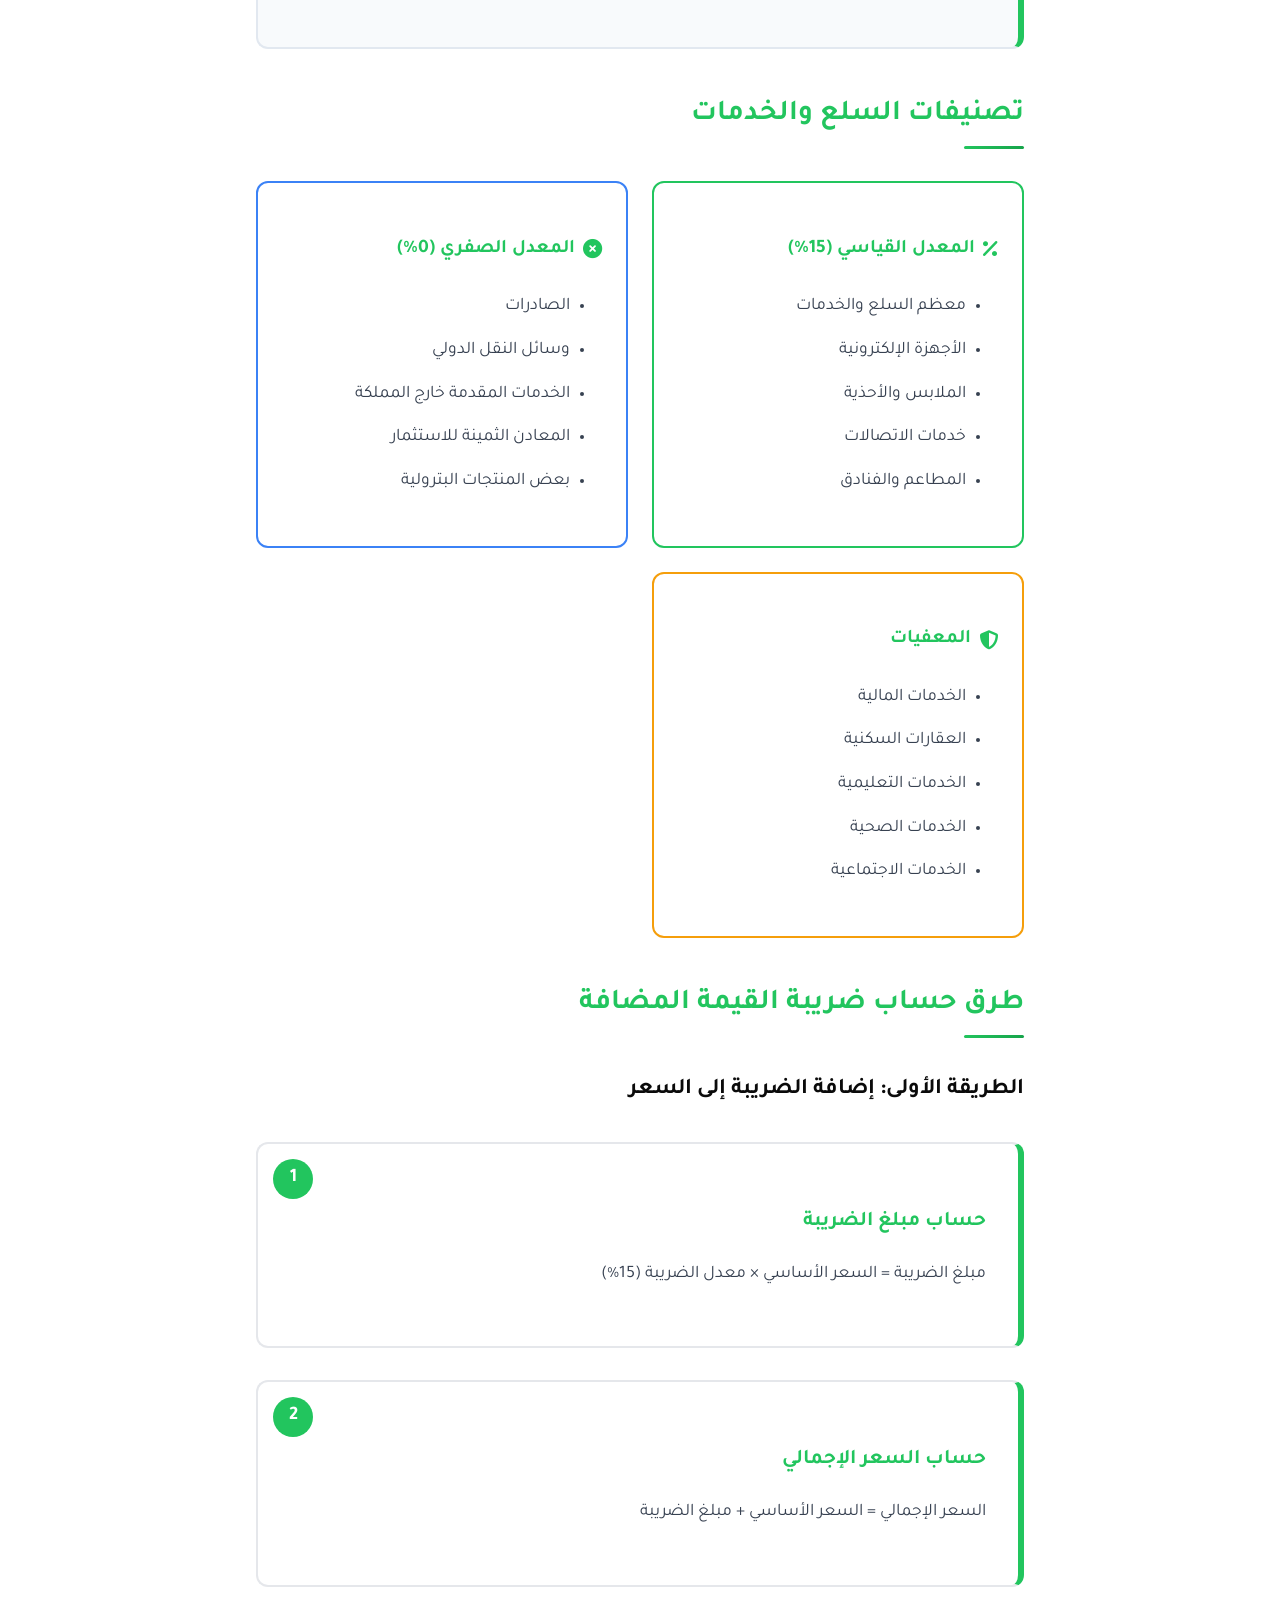
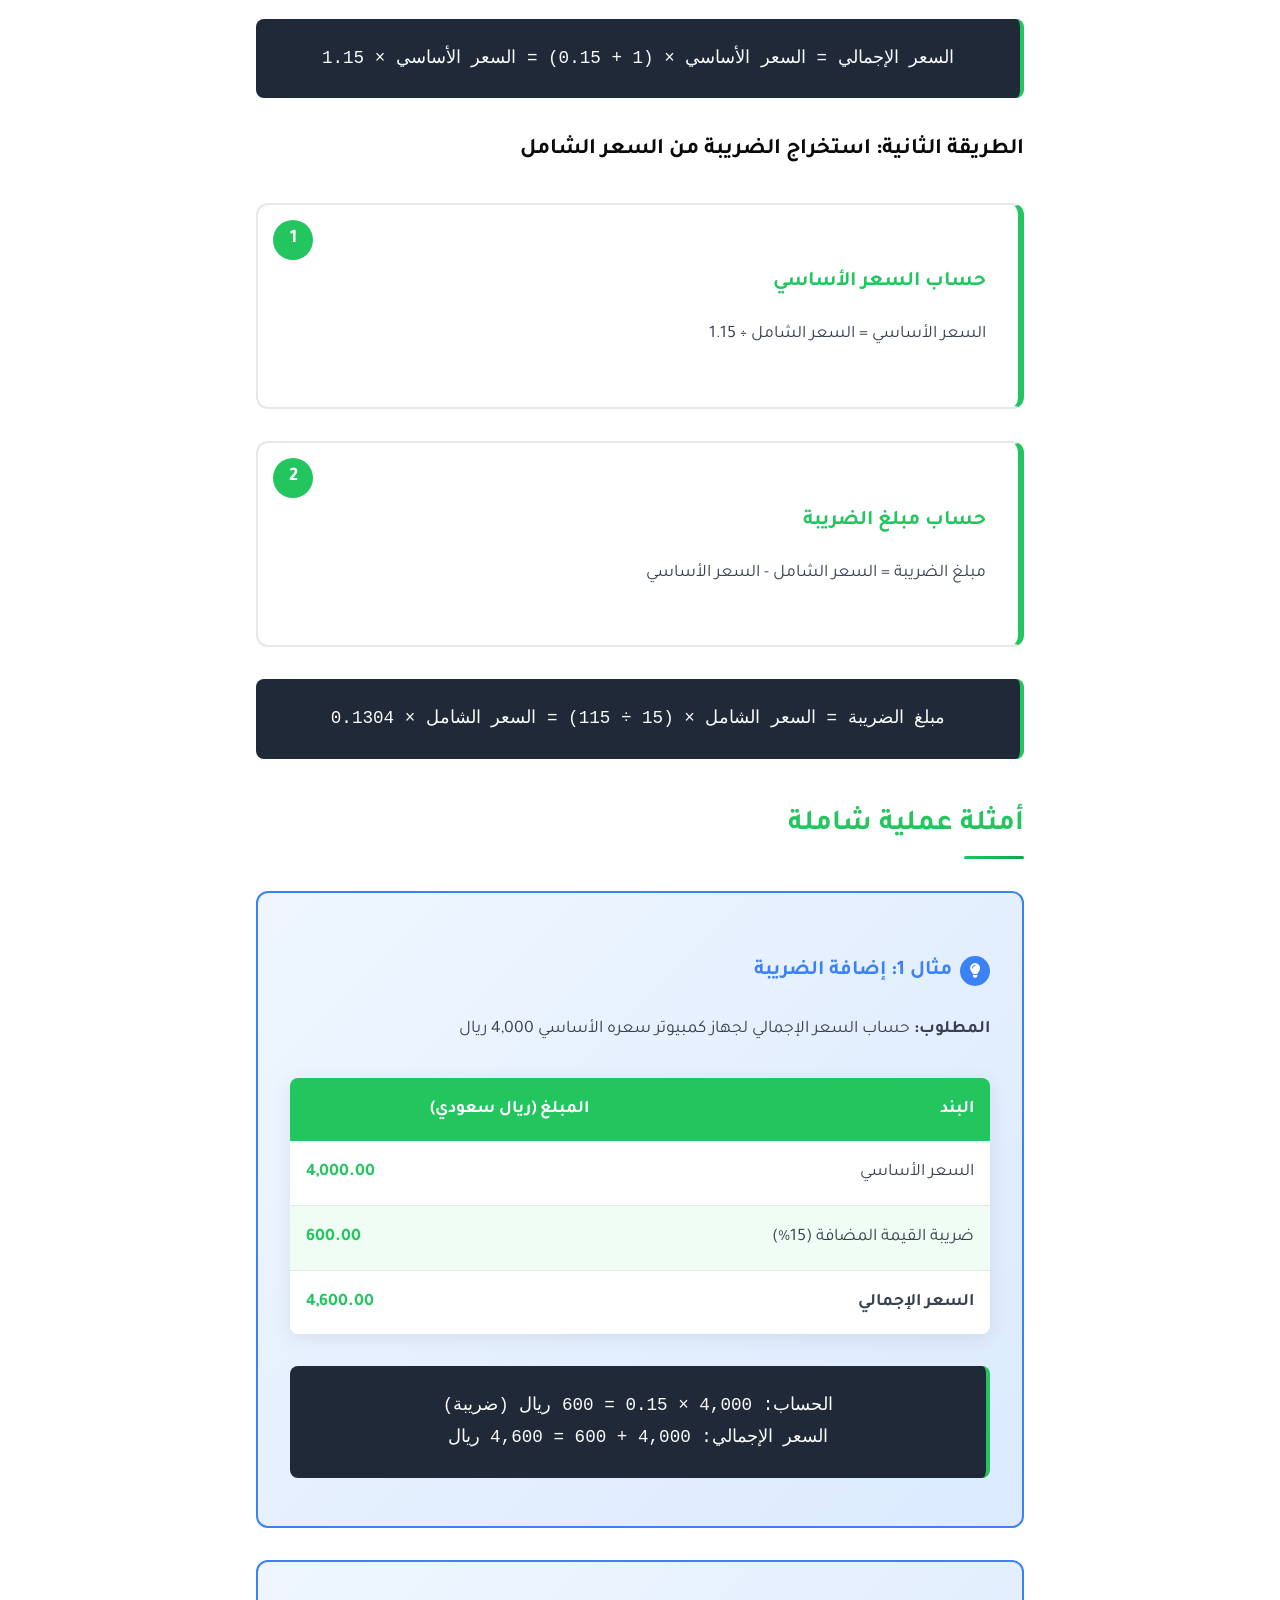
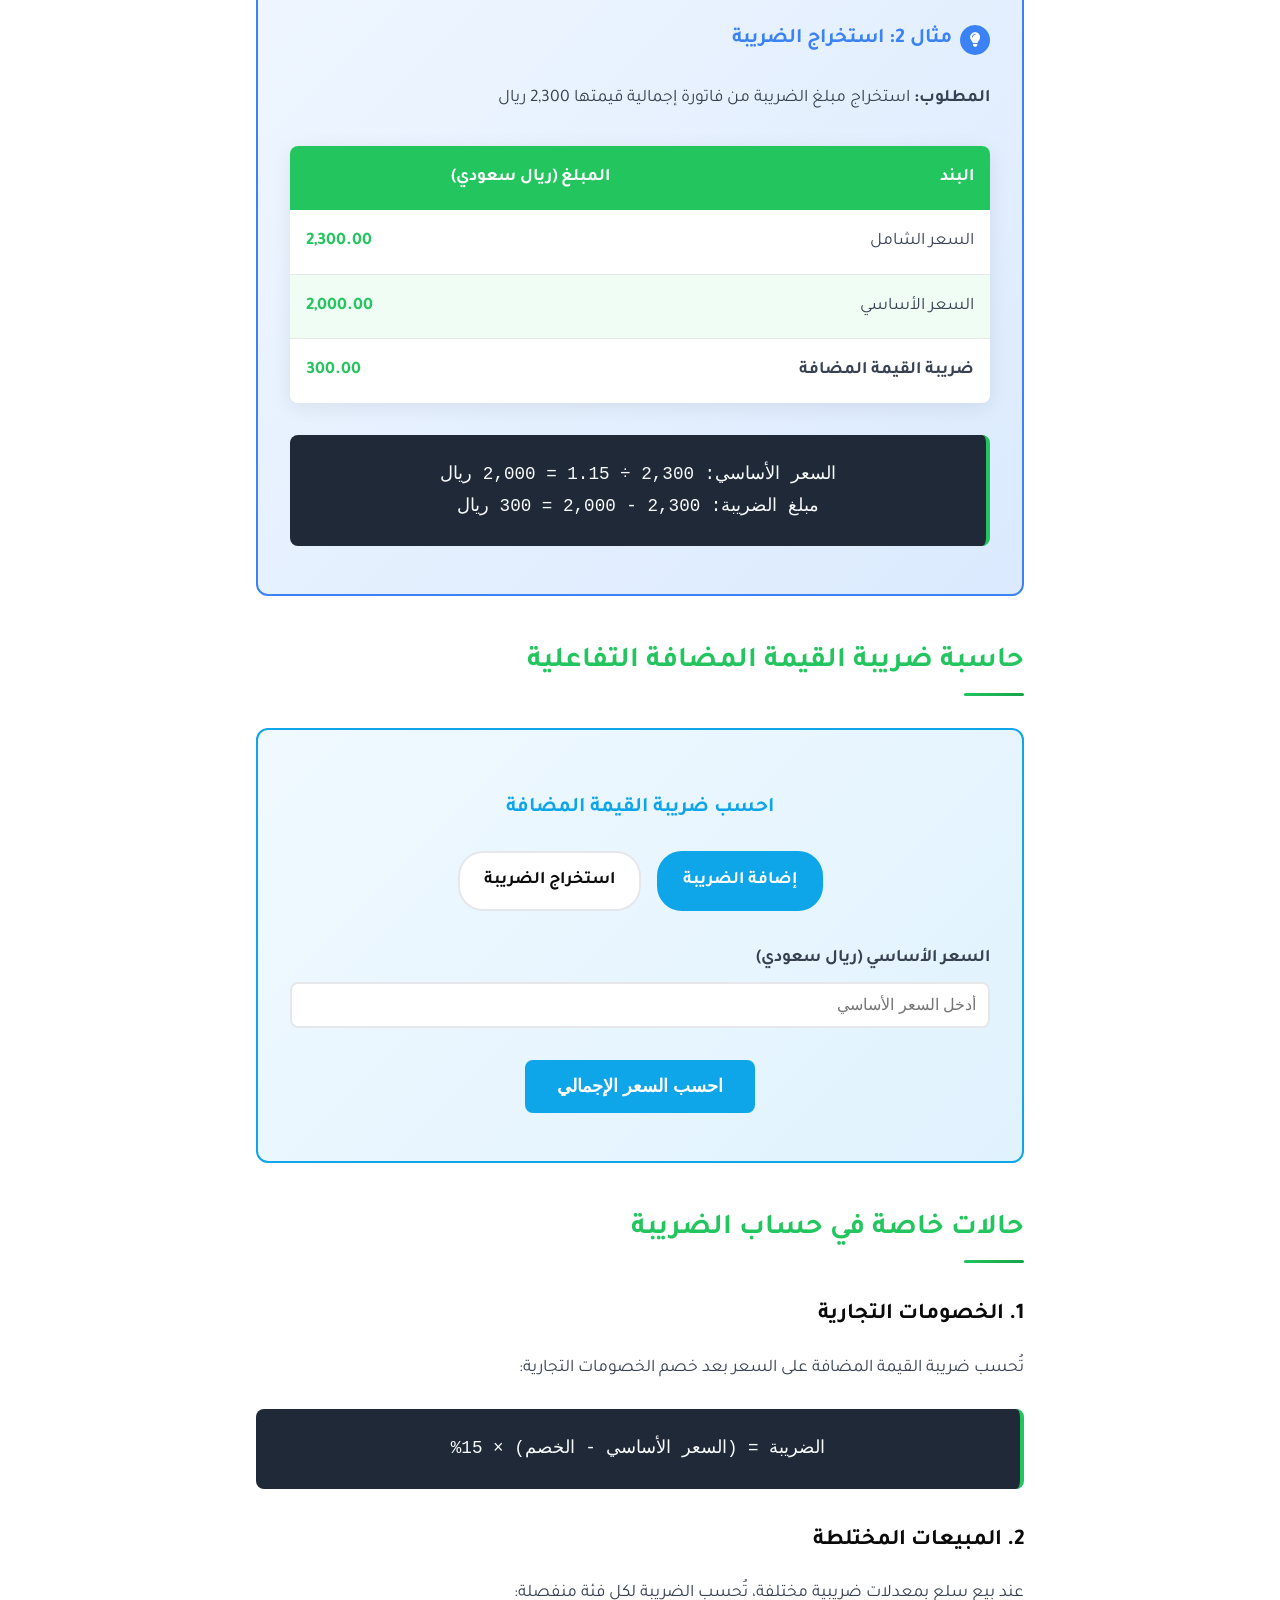
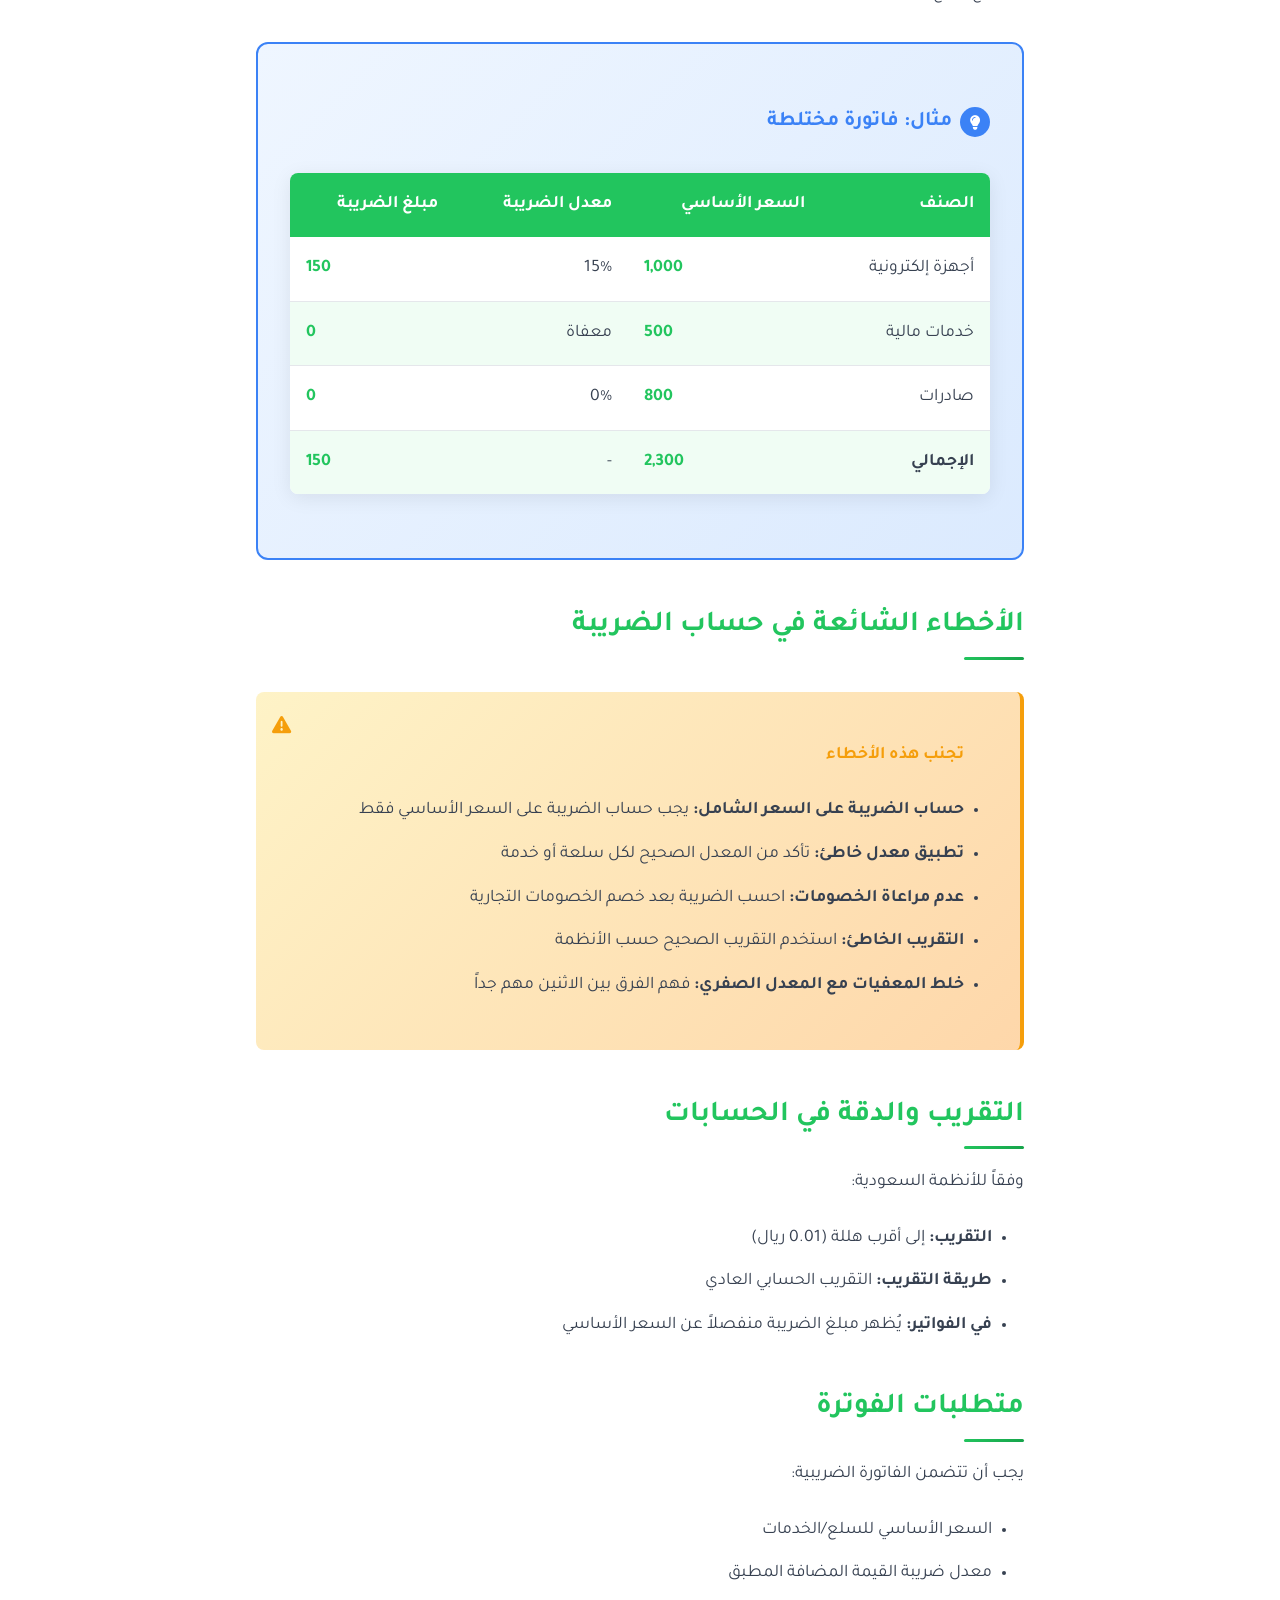
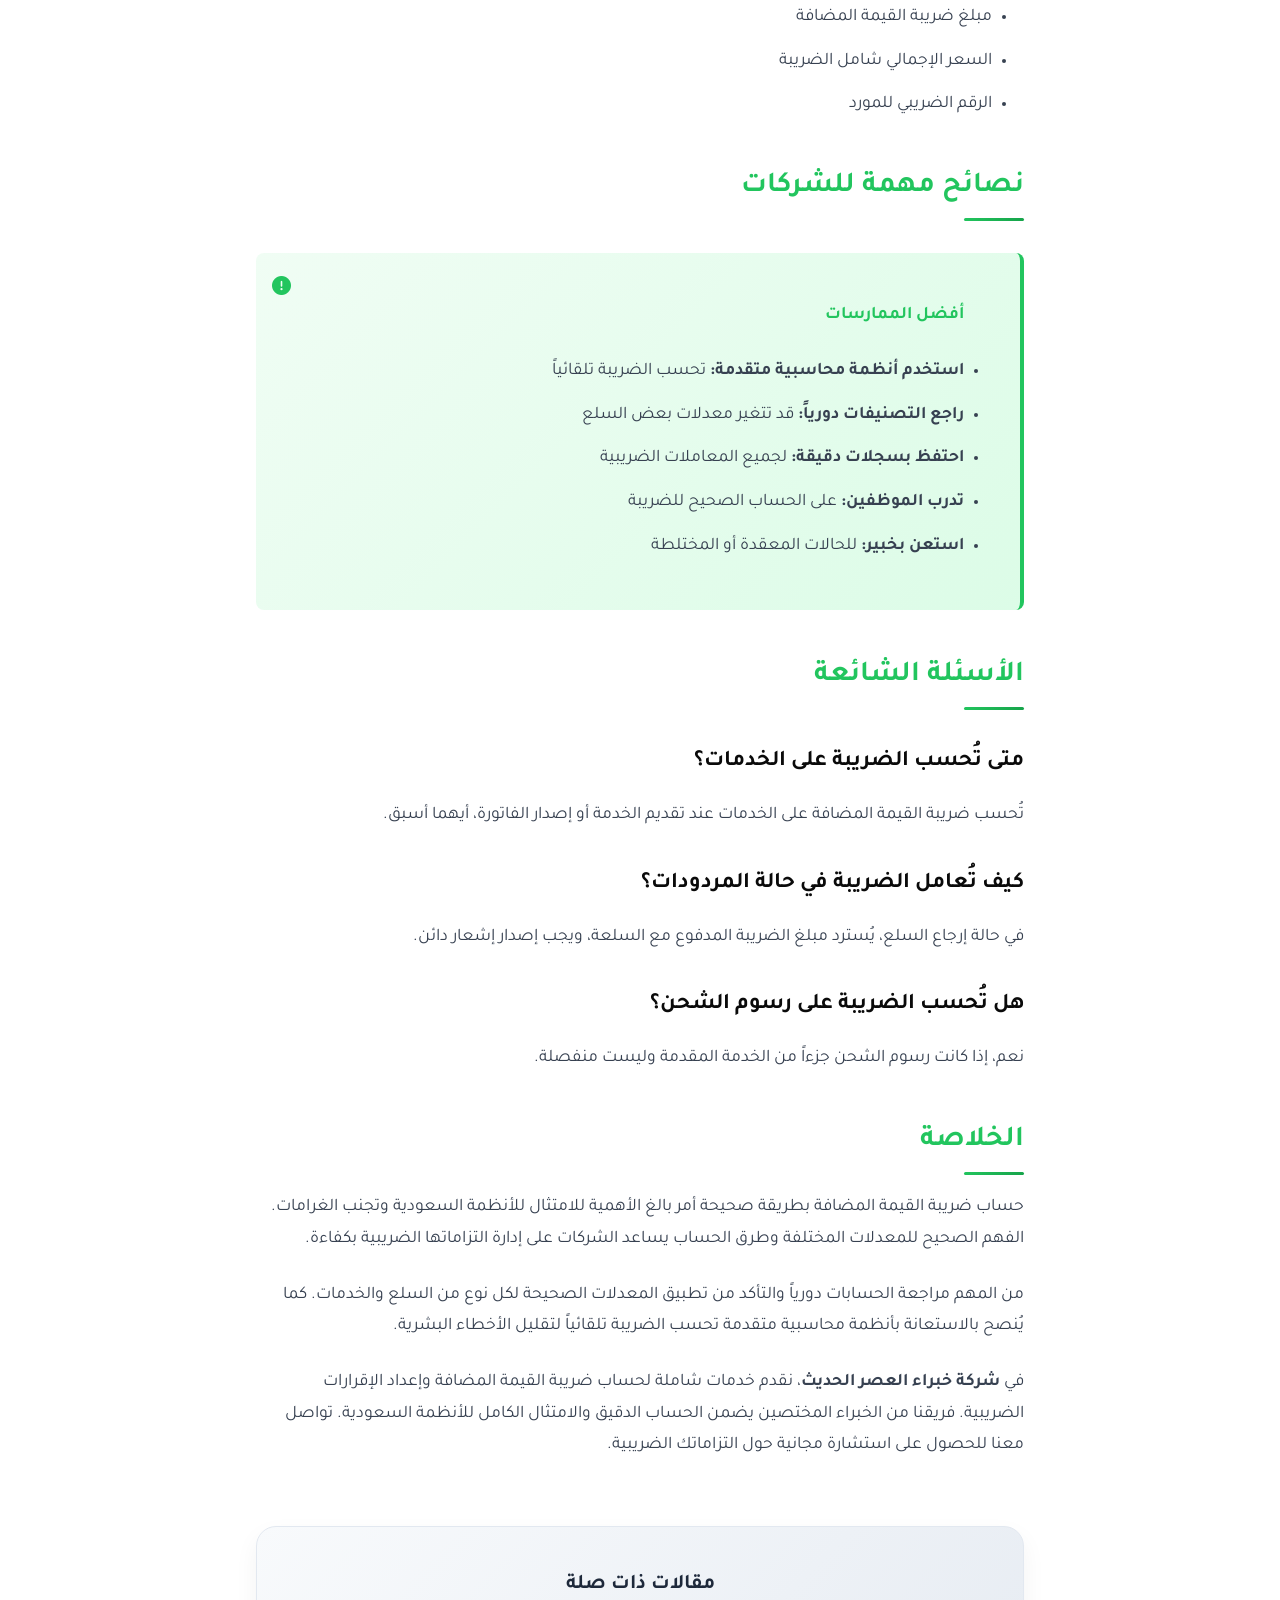
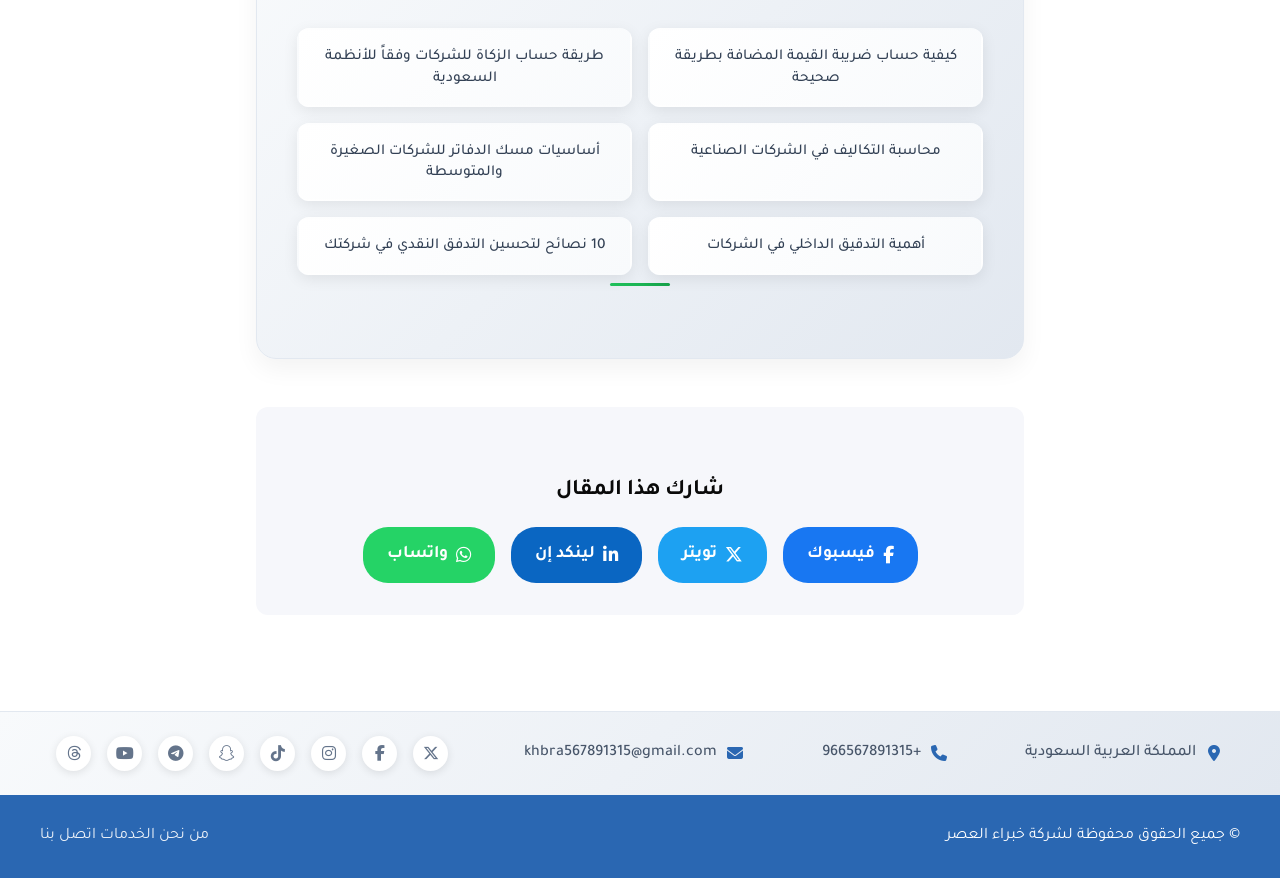
<file: article-vat.html>
<!doctype html>
<html lang="ar" dir="rtl">
<head>
  <meta charset="utf-8" />
  <meta name="viewport" content="width=device-width, initial-scale=1" />
  <title>كيفية حساب ضريبة القيمة المضافة بطريقة صحيحة - مدونة خبراء العصر الحديث</title>
  <meta name="description" content="دليل شامل لحساب ضريبة القيمة المضافة في المملكة العربية السعودية مع أمثلة عملية وحاسبة تفاعلية." />
  <meta property="og:title" content="كيفية حساب ضريبة القيمة المضافة بطريقة صحيحة" />
  <meta property="og:description" content="تعلم كيفية حساب ضريبة القيمة المضافة بطريقة صحيحة ومتوافقة مع الأنظمة السعودية" />
  <meta property="og:type" content="article" />
  <meta property="og:url" content="https://modernexpertscompany.github.io/Modern-Experts-Company/article-vat.html" />
  <meta property="og:locale" content="ar_SA" />
  <meta property="og:image" content="https://modernexpertscompany.github.io/Modern-Experts-Company/logo.png" />
  <meta name="twitter:card" content="summary_large_image" />
  <meta name="twitter:title" content="كيفية حساب ضريبة القيمة المضافة بطريقة صحيحة - مدونة خبراء العصر الحديث" />
  <meta name="twitter:description" content="دليل شامل لحساب ضريبة القيمة المضافة في المملكة العربية السعودية مع أمثلة عملية وحاسبة تفاعلية." />
  <meta name="twitter:image" content="https://modernexpertscompany.github.io/Modern-Experts-Company/logo.png" />
  <link rel="canonical" href="https://modernexpertscompany.github.io/Modern-Experts-Company/article-vat.html" />
  <link rel="icon" href="logo.png" type="image/png" />
  
  <!-- تحميل الخطوط -->
  <link rel="preconnect" href="https://fonts.googleapis.com">
  <link rel="preconnect" href="https://fonts.gstatic.com" crossorigin>
  <link href="https://fonts.googleapis.com/css2?family=Tajawal:wght@400;500;700;800&display=swap" rel="stylesheet">
  
  <!-- تحميل الأنماط -->
  <link rel="stylesheet" href="styles.css?v=6" />
  <link rel="stylesheet" href="https://cdnjs.cloudflare.com/ajax/libs/font-awesome/6.5.1/css/all.min.css" />
  
  <!-- الأيقونة -->
  <link rel="icon" href="logo.png" type="image/png" />

  <style>
    /* أنماط خاصة بصفحة المقال */
    .article-hero {
      background: linear-gradient(135deg, rgba(34, 197, 94, 0.9), rgba(22, 163, 74, 0.9)), url('https://images.unsplash.com/photo-1554224155-8d04cb21cd6c?ixlib=rb-4.0.3&auto=format&fit=crop&w=1200&q=80');
      background-size: cover;
      background-position: center;
      color: white;
      padding: 6rem 0 4rem;
      position: relative;
    }
    
    .article-hero::before {
      content: '';
      position: absolute;
      top: 0;
      left: 0;
      right: 0;
      bottom: 0;
      background: rgba(0, 0, 0, 0.3);
    }
    
    .article-hero-content {
      position: relative;
      z-index: 2;
      max-width: 800px;
      margin: 0 auto;
      text-align: center;
    }
    
    .article-category {
      background: rgba(255, 255, 255, 0.2);
      color: white;
      padding: 0.5rem 1rem;
      border-radius: 20px;
      font-size: 0.9rem;
      font-weight: 600;
      display: inline-block;
      margin-bottom: 1rem;
    }
    
    .article-hero h1 {
      font-size: clamp(2rem, 4vw, 3rem);
      margin-bottom: 1.5rem;
      font-weight: 800;
      line-height: 1.2;
    }
    
    .article-meta {
      display: flex;
      justify-content: center;
      gap: 2rem;
      flex-wrap: wrap;
      font-size: 1rem;
      opacity: 0.9;
    }
    
    .article-meta span {
      display: flex;
      align-items: center;
      gap: 0.5rem;
    }
    
    .article-content {
      max-width: 800px;
      margin: 0 auto;
      padding: 3rem 1rem;
      line-height: 1.8;
      font-size: 1.1rem;
    }
    
    .article-content h2 {
      color: #22c55e;
      font-size: 1.8rem;
      margin: 2.5rem 0 1rem;
      font-weight: 700;
      position: relative;
      padding-bottom: 0.5rem;
    }
    
    .article-content h2::after {
      content: '';
      position: absolute;
      bottom: 0;
      right: 0;
      width: 60px;
      height: 3px;
      background: linear-gradient(135deg, #22c55e, #16a34a);
      border-radius: 2px;
    }
    
    .article-content h3 {
      color: var(--text);
      font-size: 1.4rem;
      margin: 2rem 0 1rem;
      font-weight: 600;
    }
    
    .article-content p {
      margin-bottom: 1.5rem;
      color: #374151;
    }
    
    .article-content ul, .article-content ol {
      margin: 1.5rem 0;
      padding-right: 2rem;
    }
    
    .article-content li {
      margin-bottom: 0.75rem;
      color: #374151;
    }
    
    .highlight-box {
      background: linear-gradient(135deg, #f0fdf4, #dcfce7);
      border-right: 4px solid #22c55e;
      padding: 1.5rem;
      margin: 2rem 0;
      border-radius: 8px;
      position: relative;
    }
    
    .highlight-box::before {
      content: '\f06a';
      font-family: 'Font Awesome 6 Free';
      font-weight: 900;
      position: absolute;
      top: 1rem;
      left: 1rem;
      color: #22c55e;
      font-size: 1.2rem;
    }
    
    .highlight-box h4 {
      color: #22c55e;
      font-weight: 700;
      margin-bottom: 1rem;
      padding-right: 2rem;
    }
    
    .vat-rate-box {
      background: #f8fafc;
      border: 2px solid #e2e8f0;
      border-radius: 12px;
      padding: 2rem;
      margin: 2rem 0;
      position: relative;
      border-right: 6px solid #22c55e;
    }
    
    .vat-rate-box h4 {
      color: #22c55e;
      font-size: 1.3rem;
      margin-bottom: 1.5rem;
      font-weight: 700;
      display: flex;
      align-items: center;
      gap: 0.5rem;
    }
    
    .vat-rate-box h4::before {
      content: '\f295';
      font-family: 'Font Awesome 6 Free';
      font-weight: 900;
      background: #22c55e;
      color: white;
      width: 30px;
      height: 30px;
      border-radius: 50%;
      display: flex;
      align-items: center;
      justify-content: center;
      font-size: 0.9rem;
    }
    
    .formula {
      background: #1f2937;
      color: #f9fafb;
      padding: 1.5rem;
      border-radius: 8px;
      font-family: 'Courier New', monospace;
      font-size: 1.1rem;
      margin: 1rem 0;
      text-align: center;
      border-right: 4px solid #22c55e;
    }
    
    .example-box {
      background: linear-gradient(135deg, #eff6ff, #dbeafe);
      border: 2px solid #3b82f6;
      border-radius: 12px;
      padding: 2rem;
      margin: 2rem 0;
      position: relative;
    }
    
    .example-box h4 {
      color: #3b82f6;
      font-size: 1.3rem;
      margin-bottom: 1.5rem;
      font-weight: 700;
      display: flex;
      align-items: center;
      gap: 0.5rem;
    }
    
    .example-box h4::before {
      content: '\f0eb';
      font-family: 'Font Awesome 6 Free';
      font-weight: 900;
      background: #3b82f6;
      color: white;
      width: 30px;
      height: 30px;
      border-radius: 50%;
      display: flex;
      align-items: center;
      justify-content: center;
      font-size: 0.9rem;
    }
    
    .vat-table {
      width: 100%;
      border-collapse: collapse;
      margin: 2rem 0;
      background: white;
      border-radius: 8px;
      overflow: hidden;
      box-shadow: 0 4px 20px rgba(0,0,0,0.08);
    }
    
    .vat-table th {
      background: #22c55e;
      color: white;
      padding: 1rem;
      text-align: right;
      font-weight: 600;
    }
    
    .vat-table td {
      padding: 1rem;
      border-bottom: 1px solid #e5e7eb;
      color: #374151;
    }
    
    .vat-table tr:last-child td {
      border-bottom: none;
    }
    
    .vat-table tr:nth-child(even) {
      background: #f0fdf4;
    }
    
    .vat-table .amount {
      font-weight: 700;
      color: #22c55e;
      text-align: left;
    }
    
    .step-by-step {
      background: white;
      border: 2px solid #e5e7eb;
      border-radius: 12px;
      padding: 2rem;
      margin: 2rem 0;
      position: relative;
      border-right: 6px solid #22c55e;
    }
    
    .step-number {
      position: absolute;
      top: 15px;
      left: 15px;
      background: #22c55e;
      color: white;
      width: 40px;
      height: 40px;
      border-radius: 50%;
      display: flex;
      align-items: center;
      justify-content: center;
      font-weight: 700;
      font-size: 1.2rem;
    }
    
    .step-by-step h4 {
      color: #22c55e;
      font-size: 1.3rem;
      margin-bottom: 1rem;
      font-weight: 700;
      padding-left: 70px;
    }
    
    .important-note {
      background: linear-gradient(135deg, #fef3c7, #fed7aa);
      border-right: 4px solid #f59e0b;
      padding: 1.5rem;
      margin: 2rem 0;
      border-radius: 8px;
      position: relative;
    }
    
    .important-note::before {
      content: '\f071';
      font-family: 'Font Awesome 6 Free';
      font-weight: 900;
      position: absolute;
      top: 1rem;
      left: 1rem;
      color: #f59e0b;
      font-size: 1.2rem;
    }
    
    .important-note h4 {
      color: #f59e0b;
      font-weight: 700;
      margin-bottom: 1rem;
      padding-right: 2rem;
    }
    
    .calculator-widget {
      background: linear-gradient(135deg, #f0f9ff, #e0f2fe);
      border: 2px solid #0ea5e9;
      border-radius: 12px;
      padding: 2rem;
      margin: 2rem 0;
      text-align: center;
    }
    
    .calculator-widget h4 {
      color: #0ea5e9;
      font-size: 1.3rem;
      margin-bottom: 1.5rem;
      font-weight: 700;
    }
    
    .calculator-tabs {
      display: flex;
      justify-content: center;
      gap: 1rem;
      margin-bottom: 2rem;
      flex-wrap: wrap;
    }
    
    .calculator-tab {
      padding: 0.75rem 1.5rem;
      background: white;
      border: 2px solid #e5e7eb;
      border-radius: 25px;
      cursor: pointer;
      transition: all 0.3s ease;
      font-weight: 600;
    }
    
    .calculator-tab.active {
      background: #0ea5e9;
      color: white;
      border-color: #0ea5e9;
    }
    
    .calculator-content {
      display: none;
    }
    
    .calculator-content.active {
      display: block;
    }
    
    .input-group {
      margin: 1rem 0;
      text-align: right;
    }
    
    .input-group label {
      display: block;
      margin-bottom: 0.5rem;
      font-weight: 600;
      color: #374151;
    }
    
    .input-group input {
      width: 100%;
      padding: 0.75rem;
      border: 2px solid #e5e7eb;
      border-radius: 8px;
      font-size: 1rem;
      text-align: right;
      direction: rtl;
    }
    
    .input-group input:focus {
      outline: none;
      border-color: #0ea5e9;
      box-shadow: 0 0 0 3px rgba(14, 165, 233, 0.1);
    }
    
    .calculate-btn {
      background: #0ea5e9;
      color: white;
      padding: 1rem 2rem;
      border: none;
      border-radius: 8px;
      font-size: 1.1rem;
      font-weight: 600;
      cursor: pointer;
      transition: all 0.3s ease;
      margin: 1rem 0;
    }
    
    .calculate-btn:hover {
      background: #0284c7;
      transform: translateY(-2px);
    }
    
    .result-box {
      background: #22c55e;
      color: white;
      padding: 1.5rem;
      border-radius: 8px;
      margin-top: 1rem;
      font-size: 1.2rem;
      font-weight: 700;
      display: none;
    }
    
    .vat-categories {
      display: grid;
      grid-template-columns: repeat(auto-fit, minmax(300px, 1fr));
      gap: 1.5rem;
      margin: 2rem 0;
    }
    
    .category-card {
      background: white;
      border: 2px solid #e5e7eb;
      border-radius: 12px;
      padding: 1.5rem;
      transition: all 0.3s ease;
    }
    
    .category-card:hover {
      border-color: #22c55e;
      transform: translateY(-3px);
      box-shadow: 0 8px 25px rgba(0,0,0,0.1);
    }
    
    .category-card h4 {
      color: #22c55e;
      font-size: 1.2rem;
      margin-bottom: 1rem;
      font-weight: 700;
      display: flex;
      align-items: center;
      gap: 0.5rem;
    }
    
    .category-standard {
      border-color: #22c55e;
    }
    
    .category-zero {
      border-color: #3b82f6;
    }
    
    .category-exempt {
      border-color: #f59e0b;
    }
    
    .article-tags {
      margin: 4rem 0 3rem;
      padding: 2.5rem;
      background: linear-gradient(135deg, #f8fafc 0%, #e2e8f0 100%);
      border-radius: 20px;
      border: 1px solid #e2e8f0;
      box-shadow: 0 10px 25px rgba(0,0,0,0.05);
    }
    
    .article-tags::before {
      content: "مقالات ذات صلة";
      display: block;
      font-size: 1.3rem;
      font-weight: 700;
      color: #1e293b;
      margin-bottom: 1.5rem;
      text-align: center;
      position: relative;
    }
    
    .article-tags::after {
      content: "";
      display: block;
      width: 60px;
      height: 3px;
      background: linear-gradient(90deg, #22c55e, #16a34a);
      margin: 0.5rem auto 2rem;
      border-radius: 2px;
    }
    
    .tags-grid {
      display: grid;
      grid-template-columns: repeat(auto-fit, minmax(280px, 1fr));
      gap: 1rem;
    }
    
    .article-tag {
      background: linear-gradient(135deg, #ffffff 0%, #f8fafc 100%);
      color: #334155;
      padding: 1rem 1.5rem;
      border-radius: 12px;
      font-size: 0.95rem;
      font-weight: 500;
      text-decoration: none;
      transition: all 0.4s cubic-bezier(0.4, 0, 0.2, 1);
      border: 2px solid transparent;
      box-shadow: 0 4px 15px rgba(0,0,0,0.08);
      position: relative;
      overflow: hidden;
      line-height: 1.4;
      text-align: center;
    }
    
    .article-tag::before {
      content: "";
      position: absolute;
      top: 0;
      left: -100%;
      width: 100%;
      height: 100%;
      background: linear-gradient(90deg, transparent, rgba(255,255,255,0.4), transparent);
      transition: left 0.6s;
    }
    
    .article-tag:hover::before {
      left: 100%;
    }
    
    .article-tag:hover {
      background: linear-gradient(135deg, #22c55e 0%, #16a34a 100%);
      color: white;
      transform: translateY(-5px) scale(1.02);
      border-color: #22c55e;
      box-shadow: 0 15px 35px rgba(34, 197, 94, 0.3);
    }
    
    .article-tag:nth-child(1) { animation-delay: 0.1s; }
    .article-tag:nth-child(2) { animation-delay: 0.2s; }
    .article-tag:nth-child(3) { animation-delay: 0.3s; }
    .article-tag:nth-child(4) { animation-delay: 0.4s; }
    .article-tag:nth-child(5) { animation-delay: 0.5s; }
    .article-tag:nth-child(6) { animation-delay: 0.6s; }
    
    @keyframes fadeInUp {
      from {
        opacity: 0;
        transform: translateY(30px);
      }
      to {
        opacity: 1;
        transform: translateY(0);
      }
    }
    
    .article-tag {
      animation: fadeInUp 0.6s ease-out both;
    }
    
    @media (max-width: 768px) {
      .tags-grid {
        grid-template-columns: 1fr;
      }
      
      .article-tags {
        padding: 1.5rem;
        margin: 3rem 0 2rem;
      }
      
      .article-tag {
        padding: 0.8rem 1.2rem;
        font-size: 0.9rem;
      }
    }
    
    .article-share {
      background: var(--bg-alt);
      padding: 2rem;
      border-radius: 12px;
      text-align: center;
      margin: 3rem 0;
    }
    
    .article-share h3 {
      margin-bottom: 1rem;
      color: var(--text);
    }
    
    .share-buttons {
      display: flex;
      justify-content: center;
      gap: 1rem;
      flex-wrap: wrap;
    }
    
    .share-btn {
      display: inline-flex;
      align-items: center;
      gap: 0.5rem;
      padding: 0.75rem 1.5rem;
      border-radius: 25px;
      text-decoration: none;
      font-weight: 600;
      transition: all 0.3s ease;
    }
    
    .share-btn:hover {
      transform: translateY(-2px);
    }
    
    .share-btn.facebook {
      background: #1877F2;
      color: white;
    }
    
    .share-btn.twitter {
      background: #1DA1F2;
      color: white;
    }
    
    .share-btn.linkedin {
      background: #0A66C2;
      color: white;
    }
    
    .share-btn.whatsapp {
      background: #25D366;
      color: white;
    }
    
    @media (max-width: 768px) {
      .article-hero {
        padding: 4rem 0 3rem;
      }
      
      .article-meta {
        gap: 1rem;
        font-size: 0.9rem;
      }
      
      .article-content {
        padding: 2rem 1rem;
        font-size: 1rem;
      }
      
      .step-by-step h4 {
        padding-left: 0;
        margin-top: 2rem;
      }
      
      .vat-table {
        font-size: 0.9rem;
      }
      
      .vat-table th,
      .vat-table td {
        padding: 0.5rem;
      }
      
      .calculator-tabs {
        gap: 0.5rem;
      }
      
      .calculator-tab {
        padding: 0.5rem 1rem;
        font-size: 0.9rem;
      }
      
      .vat-categories {
        grid-template-columns: 1fr;
      }
      
      .share-buttons {
        gap: 0.5rem;
      }
      
      .share-btn {
        padding: 0.5rem 1rem;
        font-size: 0.9rem;
      }
    }
  </style>
</head>

<body class="article-page">
  <!-- شريط علوي -->
  <div class="topbar">
    <div class="container topbar-inner">
      <div class="topbar-left">
        <a href="https://x.com/asdfgd926" target="_blank" rel="noopener" aria-label="X"><i class="fa-brands fa-x-twitter"></i></a>
        <a href="https://www.facebook.com/share/16XdUuCcdo/" target="_blank" rel="noopener" aria-label="Facebook"><i class="fa-brands fa-facebook-f"></i></a>
        <a href="https://www.instagram.com/cnslt1?igsh=MXc0a3EydDJyYXU2cQ==" target="_blank" rel="noopener" aria-label="Instagram"><i class="fa-brands fa-instagram"></i></a>
        <a href="https://www.tiktok.com/@cnslt111?_t=ZS-8yjbQHSDnrs&_r=1" target="_blank" rel="noopener" aria-label="TikTok"><i class="fa-brands fa-tiktok"></i></a>
        <a href="https://www.snapchat.com/add/modern_experts?share_id=YJZXXzA8aUI&locale=ar-YE" target="_blank" rel="noopener" aria-label="Snapchat"><i class="fa-brands fa-snapchat"></i></a>
        <a href="https://t.me/CNSLT11" target="_blank" rel="noopener" aria-label="Telegram"><i class="fa-brands fa-telegram"></i></a>
        <a href="https://www.youtube.com/@%D8%B4%D8%B1%D9%83%D8%A9%D8%AE%D8%A8%D8%B1%D8%A7%D8%A1%D8%A7%D9%84%D8%B9%D8%B5%D8%B1%D8%A7%D9%84%D8%AD%D8%AF%D9%8A%D8%AB" target="_blank" rel="noopener" aria-label="YouTube"><i class="fa-brands fa-youtube"></i></a>
        <a href="https://www.threads.com/@cnslt1" target="_blank" rel="noopener" aria-label="Threads"><i class="fa-brands fa-threads"></i></a>
      </div>
      <div class="topbar-right">
        <a class="top-link" href="https://wa.me/966567891315" target="_blank" rel="noopener" aria-label="واتساب"><i class="fa-brands fa-whatsapp"></i> واتساب</a>
        <span class="sep">|</span>
        <a class="top-link" href="tel:+966567891315" aria-label="اتصال هاتفي"><i class="fa-solid fa-phone"></i> 966567891315+</a>
        <span class="sep">|</span>
        <a class="top-link" href="https://maps.app.goo.gl/e2h7KLZzkto6Q39s9" target="_blank" rel="noopener" aria-label="الموقع الجغرافي"><i class="fa-solid fa-location-dot"></i> موقعنا</a>
      </div>
    </div>
  </div>

  <!-- ترويسة -->
  <header class="site-header">
    <div class="container header-inner">
      <a class="brand" href="index.html" aria-label="العودة للرئيسية">
        <span class="logo-wrap">
          <img class="logo-float" src="logo.png" alt="شعار شركة خبراء العصر" width="48" height="48" loading="eager" />
          <span class="logo-ripple" aria-hidden="true"></span>
        </span>
        <span>شركة خبراء العصر</span>
      </a>
      <nav class="nav" aria-label="التنقل الرئيسي">
        <button class="menu-toggle" aria-expanded="false" aria-controls="primary-menu">☰ القائمة</button>
        <ul id="primary-menu" class="menu">
          <li><a href="index.html">الرئيسية</a></li>
          <li><a href="services.html">خدماتنا</a></li>
          <li><a href="about.html">من نحن</a></li>
          <li><a href="blog.html">المدونة</a></li>
          <li><a href="contact.html">اتصل بنا</a></li>
        </ul>
      </nav>
    </div>
  </header>

  <!-- بطل المقال -->
  <section class="article-hero">
    <div class="container article-hero-content">
      <span class="article-category">الزكاة والضرائب</span>
      <h1>كيفية حساب ضريبة القيمة المضافة بطريقة صحيحة</h1>
      <div class="article-meta">
        <span><i class="fa-solid fa-calendar"></i> 25 ديسمبر 2024</span>
        <span><i class="fa-solid fa-clock"></i> 10 دقائق قراءة</span>
        <span><i class="fa-solid fa-eye"></i> 3,240 مشاهدة</span>
        <span><i class="fa-solid fa-user"></i> فريق الخبراء</span>
      </div>
    </div>
  </section>

  <!-- مسار التنقل -->
  <nav class="breadcrumbs" aria-label="مسار التنقل">
    <div class="container">
      <a href="index.html">الرئيسية</a>
      <span>/</span>
      <a href="blog.html">المدونة</a>
      <span>/</span>
      <a href="#">الزكاة والضرائب</a>
      <span>/</span>
      <span>حساب ضريبة القيمة المضافة</span>
    </div>
  </nav>

  <!-- محتوى المقال -->
  <article class="article-content">
    <p>ضريبة القيمة المضافة (VAT) هي ضريبة غير مباشرة تُفرض على معظم السلع والخدمات في المملكة العربية السعودية منذ عام 2018. فهم كيفية حساب هذه الضريبة بطريقة صحيحة أمر بالغ الأهمية للشركات والأفراد على حد سواء. في هذا الدليل الشامل، سنتعرف على جميع جوانب حساب ضريبة القيمة المضافة مع أمثلة عملية وحاسبة تفاعلية.</p>

    <div class="highlight-box">
      <h4>أهمية فهم ضريبة القيمة المضافة</h4>
      <p>الحساب الصحيح لضريبة القيمة المضافة يضمن الامتثال للأنظمة السعودية، ويجنب الشركات الغرامات والعقوبات، ويساعد في التخطيط المالي السليم.</p>
    </div>

    <h2>ما هي ضريبة القيمة المضافة؟</h2>
    <p>ضريبة القيمة المضافة هي ضريبة استهلاك تُفرض على القيمة المضافة في كل مرحلة من مراحل سلسلة التوريد، من الإنتاج إلى نقطة البيع. يتحمل المستهلك النهائي العبء الضريبي الكامل، بينما تقوم الشركات بتحصيل الضريبة نيابة عن الحكومة.</p>

    <h2>معدلات ضريبة القيمة المضافة في السعودية</h2>

    <div class="vat-rate-box">
      <h4>المعدل الحالي</h4>
      <div class="formula">
        معدل ضريبة القيمة المضافة = 15%
      </div>
      <p><strong>ملاحظة:</strong> تم رفع المعدل من 5% إلى 15% في يوليو 2020 كجزء من الإصلاحات الاقتصادية.</p>
    </div>

    <h2>تصنيفات السلع والخدمات</h2>

    <div class="vat-categories">
      <div class="category-card category-standard">
        <h4><i class="fa-solid fa-percentage"></i> المعدل القياسي (15%)</h4>
        <ul>
          <li>معظم السلع والخدمات</li>
          <li>الأجهزة الإلكترونية</li>
          <li>الملابس والأحذية</li>
          <li>خدمات الاتصالات</li>
          <li>المطاعم والفنادق</li>
        </ul>
      </div>

      <div class="category-card category-zero">
        <h4><i class="fa-solid fa-circle-xmark"></i> المعدل الصفري (0%)</h4>
        <ul>
          <li>الصادرات</li>
          <li>وسائل النقل الدولي</li>
          <li>الخدمات المقدمة خارج المملكة</li>
          <li>المعادن الثمينة للاستثمار</li>
          <li>بعض المنتجات البترولية</li>
        </ul>
      </div>

      <div class="category-card category-exempt">
        <h4><i class="fa-solid fa-shield-halved"></i> المعفيات</h4>
        <ul>
          <li>الخدمات المالية</li>
          <li>العقارات السكنية</li>
          <li>الخدمات التعليمية</li>
          <li>الخدمات الصحية</li>
          <li>الخدمات الاجتماعية</li>
        </ul>
      </div>
    </div>

    <h2>طرق حساب ضريبة القيمة المضافة</h2>

    <h3>الطريقة الأولى: إضافة الضريبة إلى السعر</h3>

    <div class="step-by-step">
      <div class="step-number">1</div>
      <h4>حساب مبلغ الضريبة</h4>
      <p>مبلغ الضريبة = السعر الأساسي × معدل الضريبة (15%)</p>
    </div>

    <div class="step-by-step">
      <div class="step-number">2</div>
      <h4>حساب السعر الإجمالي</h4>
      <p>السعر الإجمالي = السعر الأساسي + مبلغ الضريبة</p>
    </div>

    <div class="formula">
      السعر الإجمالي = السعر الأساسي × (1 + 0.15) = السعر الأساسي × 1.15
    </div>

    <h3>الطريقة الثانية: استخراج الضريبة من السعر الشامل</h3>

    <div class="step-by-step">
      <div class="step-number">1</div>
      <h4>حساب السعر الأساسي</h4>
      <p>السعر الأساسي = السعر الشامل ÷ 1.15</p>
    </div>

    <div class="step-by-step">
      <div class="step-number">2</div>
      <h4>حساب مبلغ الضريبة</h4>
      <p>مبلغ الضريبة = السعر الشامل - السعر الأساسي</p>
    </div>

    <div class="formula">
      مبلغ الضريبة = السعر الشامل × (15 ÷ 115) = السعر الشامل × 0.1304
    </div>

    <h2>أمثلة عملية شاملة</h2>

    <div class="example-box">
      <h4>مثال 1: إضافة الضريبة</h4>
      
      <p><strong>المطلوب:</strong> حساب السعر الإجمالي لجهاز كمبيوتر سعره الأساسي 4,000 ريال</p>
      
      <table class="vat-table">
        <thead>
          <tr>
            <th>البند</th>
            <th>المبلغ (ريال سعودي)</th>
          </tr>
        </thead>
        <tbody>
          <tr>
            <td>السعر الأساسي</td>
            <td class="amount">4,000.00</td>
          </tr>
          <tr>
            <td>ضريبة القيمة المضافة (15%)</td>
            <td class="amount">600.00</td>
          </tr>
          <tr>
            <td><strong>السعر الإجمالي</strong></td>
            <td class="amount"><strong>4,600.00</strong></td>
          </tr>
        </tbody>
      </table>

      <div class="formula">
        الحساب: 4,000 × 0.15 = 600 ريال (ضريبة)
        <br>
        السعر الإجمالي: 4,000 + 600 = 4,600 ريال
      </div>
    </div>

    <div class="example-box">
      <h4>مثال 2: استخراج الضريبة</h4>
      
      <p><strong>المطلوب:</strong> استخراج مبلغ الضريبة من فاتورة إجمالية قيمتها 2,300 ريال</p>
      
      <table class="vat-table">
        <thead>
          <tr>
            <th>البند</th>
            <th>المبلغ (ريال سعودي)</th>
          </tr>
        </thead>
        <tbody>
          <tr>
            <td>السعر الشامل</td>
            <td class="amount">2,300.00</td>
          </tr>
          <tr>
            <td>السعر الأساسي</td>
            <td class="amount">2,000.00</td>
          </tr>
          <tr>
            <td><strong>ضريبة القيمة المضافة</strong></td>
            <td class="amount"><strong>300.00</strong></td>
          </tr>
        </tbody>
      </table>

      <div class="formula">
        السعر الأساسي: 2,300 ÷ 1.15 = 2,000 ريال
        <br>
        مبلغ الضريبة: 2,300 - 2,000 = 300 ريال
      </div>
    </div>

    <h2>حاسبة ضريبة القيمة المضافة التفاعلية</h2>

    <div class="calculator-widget">
      <h4>احسب ضريبة القيمة المضافة</h4>
      
      <div class="calculator-tabs">
        <div class="calculator-tab active" onclick="switchTab('add')">إضافة الضريبة</div>
        <div class="calculator-tab" onclick="switchTab('extract')">استخراج الضريبة</div>
      </div>
      
      <div class="calculator-content active" id="add-content">
        <div class="input-group">
          <label for="basePrice">السعر الأساسي (ريال سعودي)</label>
          <input type="number" id="basePrice" placeholder="أدخل السعر الأساسي" step="0.01">
        </div>
        
        <button class="calculate-btn" onclick="calculateVATAdd()">احسب السعر الإجمالي</button>
        
        <div class="result-box" id="add-result">
          <div id="vatAmount"></div>
          <div id="totalPrice"></div>
        </div>
      </div>
      
      <div class="calculator-content" id="extract-content">
        <div class="input-group">
          <label for="totalAmount">السعر الشامل للضريبة (ريال سعودي)</label>
          <input type="number" id="totalAmount" placeholder="أدخل السعر الشامل" step="0.01">
        </div>
        
        <button class="calculate-btn" onclick="calculateVATExtract()">استخرج الضريبة</button>
        
        <div class="result-box" id="extract-result">
          <div id="extractedBase"></div>
          <div id="extractedVAT"></div>
        </div>
      </div>
    </div>

    <h2>حالات خاصة في حساب الضريبة</h2>

    <h3>1. الخصومات التجارية</h3>
    <p>تُحسب ضريبة القيمة المضافة على السعر بعد خصم الخصومات التجارية:</p>
    <div class="formula">
      الضريبة = (السعر الأساسي - الخصم) × 15%
    </div>

    <h3>2. المبيعات المختلطة</h3>
    <p>عند بيع سلع بمعدلات ضريبية مختلفة، تُحسب الضريبة لكل فئة منفصلة:</p>

    <div class="example-box">
      <h4>مثال: فاتورة مختلطة</h4>
      
      <table class="vat-table">
        <thead>
          <tr>
            <th>الصنف</th>
            <th>السعر الأساسي</th>
            <th>معدل الضريبة</th>
            <th>مبلغ الضريبة</th>
          </tr>
        </thead>
        <tbody>
          <tr>
            <td>أجهزة إلكترونية</td>
            <td class="amount">1,000</td>
            <td>15%</td>
            <td class="amount">150</td>
          </tr>
          <tr>
            <td>خدمات مالية</td>
            <td class="amount">500</td>
            <td>معفاة</td>
            <td class="amount">0</td>
          </tr>
          <tr>
            <td>صادرات</td>
            <td class="amount">800</td>
            <td>0%</td>
            <td class="amount">0</td>
          </tr>
          <tr>
            <td><strong>الإجمالي</strong></td>
            <td class="amount"><strong>2,300</strong></td>
            <td>-</td>
            <td class="amount"><strong>150</strong></td>
          </tr>
        </tbody>
      </table>
    </div>

    <h2>الأخطاء الشائعة في حساب الضريبة</h2>

    <div class="important-note">
      <h4>تجنب هذه الأخطاء</h4>
      <ul>
        <li><strong>حساب الضريبة على السعر الشامل:</strong> يجب حساب الضريبة على السعر الأساسي فقط</li>
        <li><strong>تطبيق معدل خاطئ:</strong> تأكد من المعدل الصحيح لكل سلعة أو خدمة</li>
        <li><strong>عدم مراعاة الخصومات:</strong> احسب الضريبة بعد خصم الخصومات التجارية</li>
        <li><strong>التقريب الخاطئ:</strong> استخدم التقريب الصحيح حسب الأنظمة</li>
        <li><strong>خلط المعفيات مع المعدل الصفري:</strong> فهم الفرق بين الاثنين مهم جداً</li>
      </ul>
    </div>

    <h2>التقريب والدقة في الحسابات</h2>
    <p>وفقاً للأنظمة السعودية:</p>
    <ul>
      <li><strong>التقريب:</strong> إلى أقرب هللة (0.01 ريال)</li>
      <li><strong>طريقة التقريب:</strong> التقريب الحسابي العادي</li>
      <li><strong>في الفواتير:</strong> يُظهر مبلغ الضريبة منفصلاً عن السعر الأساسي</li>
    </ul>

    <h2>متطلبات الفوترة</h2>
    <p>يجب أن تتضمن الفاتورة الضريبية:</p>
    <ul>
      <li>السعر الأساسي للسلع/الخدمات</li>
      <li>معدل ضريبة القيمة المضافة المطبق</li>
      <li>مبلغ ضريبة القيمة المضافة</li>
      <li>السعر الإجمالي شامل الضريبة</li>
      <li>الرقم الضريبي للمورد</li>
    </ul>

    <h2>نصائح مهمة للشركات</h2>

    <div class="highlight-box">
      <h4>أفضل الممارسات</h4>
      <ul>
        <li><strong>استخدم أنظمة محاسبية متقدمة:</strong> تحسب الضريبة تلقائياً</li>
        <li><strong>راجع التصنيفات دورياً:</strong> قد تتغير معدلات بعض السلع</li>
        <li><strong>احتفظ بسجلات دقيقة:</strong> لجميع المعاملات الضريبية</li>
        <li><strong>تدرب الموظفين:</strong> على الحساب الصحيح للضريبة</li>
        <li><strong>استعن بخبير:</strong> للحالات المعقدة أو المختلطة</li>
      </ul>
    </div>

    <h2>الأسئلة الشائعة</h2>

    <h3>متى تُحسب الضريبة على الخدمات؟</h3>
    <p>تُحسب ضريبة القيمة المضافة على الخدمات عند تقديم الخدمة أو إصدار الفاتورة، أيهما أسبق.</p>

    <h3>كيف تُعامل الضريبة في حالة المردودات؟</h3>
    <p>في حالة إرجاع السلع، يُسترد مبلغ الضريبة المدفوع مع السلعة، ويجب إصدار إشعار دائن.</p>

    <h3>هل تُحسب الضريبة على رسوم الشحن؟</h3>
    <p>نعم، إذا كانت رسوم الشحن جزءاً من الخدمة المقدمة وليست منفصلة.</p>

    <h2>الخلاصة</h2>
    <p>حساب ضريبة القيمة المضافة بطريقة صحيحة أمر بالغ الأهمية للامتثال للأنظمة السعودية وتجنب الغرامات. الفهم الصحيح للمعدلات المختلفة وطرق الحساب يساعد الشركات على إدارة التزاماتها الضريبية بكفاءة.</p>

    <p>من المهم مراجعة الحسابات دورياً والتأكد من تطبيق المعدلات الصحيحة لكل نوع من السلع والخدمات. كما يُنصح بالاستعانة بأنظمة محاسبية متقدمة تحسب الضريبة تلقائياً لتقليل الأخطاء البشرية.</p>

    <p>في <strong>شركة خبراء العصر الحديث</strong>، نقدم خدمات شاملة لحساب ضريبة القيمة المضافة وإعداد الإقرارات الضريبية. فريقنا من الخبراء المختصين يضمن الحساب الدقيق والامتثال الكامل للأنظمة السعودية. تواصل معنا للحصول على استشارة مجانية حول التزاماتك الضريبية.</p>

    <!-- العلامات -->
    <div class="article-tags">
      <div class="tags-grid">
        <a href="article-vat.html" class="article-tag">كيفية حساب ضريبة القيمة المضافة بطريقة صحيحة</a>
        <a href="article-zakat.html" class="article-tag">طريقة حساب الزكاة للشركات وفقاً للأنظمة السعودية</a>
        <a href="article-sample.html" class="article-tag">محاسبة التكاليف في الشركات الصناعية</a>
        <a href="article-bookkeeping.html" class="article-tag">أساسيات مسك الدفاتر للشركات الصغيرة والمتوسطة</a>
        <a href="article-audit.html" class="article-tag">أهمية التدقيق الداخلي في الشركات</a>
        <a href="article-tips.html" class="article-tag">10 نصائح لتحسين التدفق النقدي في شركتك</a>
      </div>
    </div>

    <!-- مشاركة المقال -->
    <div class="article-share">
      <h3>شارك هذا المقال</h3>
      <div class="share-buttons">
        <a href="#" class="share-btn facebook">
          <i class="fa-brands fa-facebook-f"></i>
          فيسبوك
        </a>
        <a href="#" class="share-btn twitter">
          <i class="fa-brands fa-x-twitter"></i>
          تويتر
        </a>
        <a href="#" class="share-btn linkedin">
          <i class="fa-brands fa-linkedin-in"></i>
          لينكد إن
        </a>
        <a href="#" class="share-btn whatsapp">
          <i class="fa-brands fa-whatsapp"></i>
          واتساب
        </a>
      </div>
    </div>
  </article>

  <!-- شريط معلومات الاتصال -->
  <div class="contact-bar">
    <div class="container contact-bar-inner">
      <!-- الموقع الجغرافي -->
      <div class="contact-item">
        <i class="fa-solid fa-location-dot"></i>
        <a href="https://maps.app.goo.gl/e2h7KLZzkto6Q39s9" target="_blank" rel="noopener">المملكة العربية السعودية</a>
      </div>

      <!-- رقم الجوال -->
      <div class="contact-item">
        <i class="fa-solid fa-phone"></i>
        <a href="tel:+966567891315">+966567891315</a>
      </div>

      <!-- الإيميل -->
      <div class="contact-item">
        <i class="fa-solid fa-envelope"></i>
        <a href="mailto:khbra567891315@gmail.com">khbra567891315@gmail.com</a>
      </div>

      <!-- أيقونات التواصل الاجتماعي -->
      <div class="contact-social">
        <a href="https://x.com/asdfgd926" target="_blank" rel="noopener" aria-label="X">
          <i class="fa-brands fa-x-twitter"></i>
        </a>
        <a href="https://www.facebook.com/share/16XdUuCcdo/" target="_blank" rel="noopener" aria-label="Facebook">
          <i class="fa-brands fa-facebook-f"></i>
        </a>
        <a href="https://www.instagram.com/cnslt1?igsh=MXc0a3EydDJyYXU2cQ==" target="_blank" rel="noopener" aria-label="Instagram">
          <i class="fa-brands fa-instagram"></i>
        </a>
        <a href="https://www.tiktok.com/@cnslt111?_t=ZS-8yjbQHSDnrs&_r=1" target="_blank" rel="noopener" aria-label="TikTok">
          <i class="fa-brands fa-tiktok"></i>
        </a>
        <a href="https://www.snapchat.com/add/modern_experts?share_id=YJZXXzA8aUI&locale=ar-YE" target="_blank" rel="noopener" aria-label="Snapchat">
          <i class="fa-brands fa-snapchat"></i>
        </a>
        <a href="https://t.me/CNSLT11" target="_blank" rel="noopener" aria-label="Telegram">
          <i class="fa-brands fa-telegram"></i>
        </a>
        <a href="https://www.youtube.com/@%D8%B4%D8%B1%D9%83%D8%A9%D8%AE%D8%A8%D8%B1%D8%A7%D8%A1%D8%A7%D9%84%D8%B9%D8%B5%D8%B1%D8%A7%D9%84%D8%AD%D8%AF%D9%8A%D8%AB" target="_blank" rel="noopener" aria-label="YouTube">
          <i class="fa-brands fa-youtube"></i>
        </a>
        <a href="https://www.threads.com/@cnslt1" target="_blank" rel="noopener" aria-label="Threads">
          <i class="fa-brands fa-threads"></i>
        </a>
      </div>
    </div>
  </div>

  <!-- تذييل -->
  <footer class="footer">
    <div class="container footer-inner">
      <p>© جميع الحقوق محفوظة لشركة خبراء العصر</p>
      <nav aria-label="روابط سفلية">
        <a href="about.html">من نحن</a>
        <a href="services.html">الخدمات</a>
        <a href="contact.html">اتصل بنا</a>
      </nav>
    </div>
  </footer>

  <!-- أيقونات التواصل العائمة -->
  <div class="social-fab-container">
    <button class="social-toggle" id="socialToggle" aria-label="إظهار أيقونات التواصل">
      <i class="fa-solid fa-plus"></i>
    </button>
    <div class="social-circle" id="socialCircle">
      <div class="social-group active">
        <a href="https://x.com/asdfgd926" target="_blank" rel="noopener" aria-label="X" class="social-item">
          <i class="fa-brands fa-x-twitter"></i>
        </a>
        <a href="https://www.facebook.com/share/16XdUuCcdo/" target="_blank" rel="noopener" aria-label="Facebook" class="social-item">
          <i class="fa-brands fa-facebook-f"></i>
        </a>
        <a href="https://www.instagram.com/cnslt1?igsh=MXc0a3EydDJyYXU2cQ==" target="_blank" rel="noopener" aria-label="Instagram" class="social-item">
          <i class="fa-brands fa-instagram"></i>
        </a>
        <a href="https://www.tiktok.com/@cnslt111?_t=ZS-8yjbQHSDnrs&_r=1" target="_blank" rel="noopener" aria-label="TikTok" class="social-item">
          <i class="fa-brands fa-tiktok"></i>
        </a>
        <a href="https://www.snapchat.com/add/modern_experts?share_id=YJZXXzA8aUI&locale=ar-YE" target="_blank" rel="noopener" aria-label="Snapchat" class="social-item">
          <i class="fa-brands fa-snapchat"></i>
        </a>
        <a href="https://t.me/CNSLT11" target="_blank" rel="noopener" aria-label="Telegram" class="social-item">
          <i class="fa-brands fa-telegram"></i>
        </a>
        <a href="https://www.youtube.com/@%D8%B4%D8%B1%D9%83%D8%A9%D8%AE%D8%A8%D8%B1%D8%A7%D8%A1%D8%A7%D9%84%D8%B9%D8%B5%D8%B1%D8%A7%D9%84%D8%AD%D8%AF%D9%8A%D8%AB" target="_blank" rel="noopener" aria-label="YouTube" class="social-item">
          <i class="fa-brands fa-youtube"></i>
        </a>
        <a href="https://www.threads.com/@cnslt1" target="_blank" rel="noopener" aria-label="Threads" class="social-item">
          <i class="fa-brands fa-threads"></i>
        </a>
      </div>
    </div>
    <a href="https://wa.me/966567891315" class="fab-whatsapp" target="_blank" rel="noopener" aria-label="زر واتساب عائم">
      <i class="fa-brands fa-whatsapp"></i>
    </a>
  </div>

  <!-- زر العودة للأعلى -->
  <button class="scroll-to-top" id="scrollToTop" aria-label="العودة للأعلى">
    <i class="fa-solid fa-chevron-up"></i>
  </button>

  <script src="script.js?v=2" defer></script>
  
  <script>
    function switchTab(tab) {
      // إخفاء جميع المحتويات
      document.querySelectorAll('.calculator-content').forEach(content => {
        content.classList.remove('active');
      });
      
      // إزالة الفئة النشطة من جميع التبويبات
      document.querySelectorAll('.calculator-tab').forEach(tabElement => {
        tabElement.classList.remove('active');
      });
      
      // إظهار المحتوى المحدد
      document.getElementById(tab + '-content').classList.add('active');
      
      // إضافة الفئة النشطة للتبويب المحدد
      event.target.classList.add('active');
    }
    
    function calculateVATAdd() {
      const basePrice = parseFloat(document.getElementById('basePrice').value) || 0;
      
      const vatAmount = basePrice * 0.15;
      const totalPrice = basePrice + vatAmount;
      
      const resultBox = document.getElementById('add-result');
      const vatAmountElement = document.getElementById('vatAmount');
      const totalPriceElement = document.getElementById('totalPrice');
      
      if (basePrice > 0) {
        vatAmountElement.innerHTML = `مبلغ الضريبة: ${vatAmount.toLocaleString('ar-SA', {minimumFractionDigits: 2, maximumFractionDigits: 2})} ريال سعودي`;
        totalPriceElement.innerHTML = `السعر الإجمالي: ${totalPrice.toLocaleString('ar-SA', {minimumFractionDigits: 2, maximumFractionDigits: 2})} ريال سعودي`;
        resultBox.style.display = 'block';
      } else {
        resultBox.style.display = 'none';
      }
    }
    
    function calculateVATExtract() {
      const totalAmount = parseFloat(document.getElementById('totalAmount').value) || 0;
      
      const basePrice = totalAmount / 1.15;
      const vatAmount = totalAmount - basePrice;
      
      const resultBox = document.getElementById('extract-result');
      const extractedBaseElement = document.getElementById('extractedBase');
      const extractedVATElement = document.getElementById('extractedVAT');
      
      if (totalAmount > 0) {
        extractedBaseElement.innerHTML = `السعر الأساسي: ${basePrice.toLocaleString('ar-SA', {minimumFractionDigits: 2, maximumFractionDigits: 2})} ريال سعودي`;
        extractedVATElement.innerHTML = `مبلغ الضريبة: ${vatAmount.toLocaleString('ar-SA', {minimumFractionDigits: 2, maximumFractionDigits: 2})} ريال سعودي`;
        resultBox.style.display = 'block';
      } else {
        resultBox.style.display = 'none';
      }
    }
  </script>
</body>
</html>
</file>
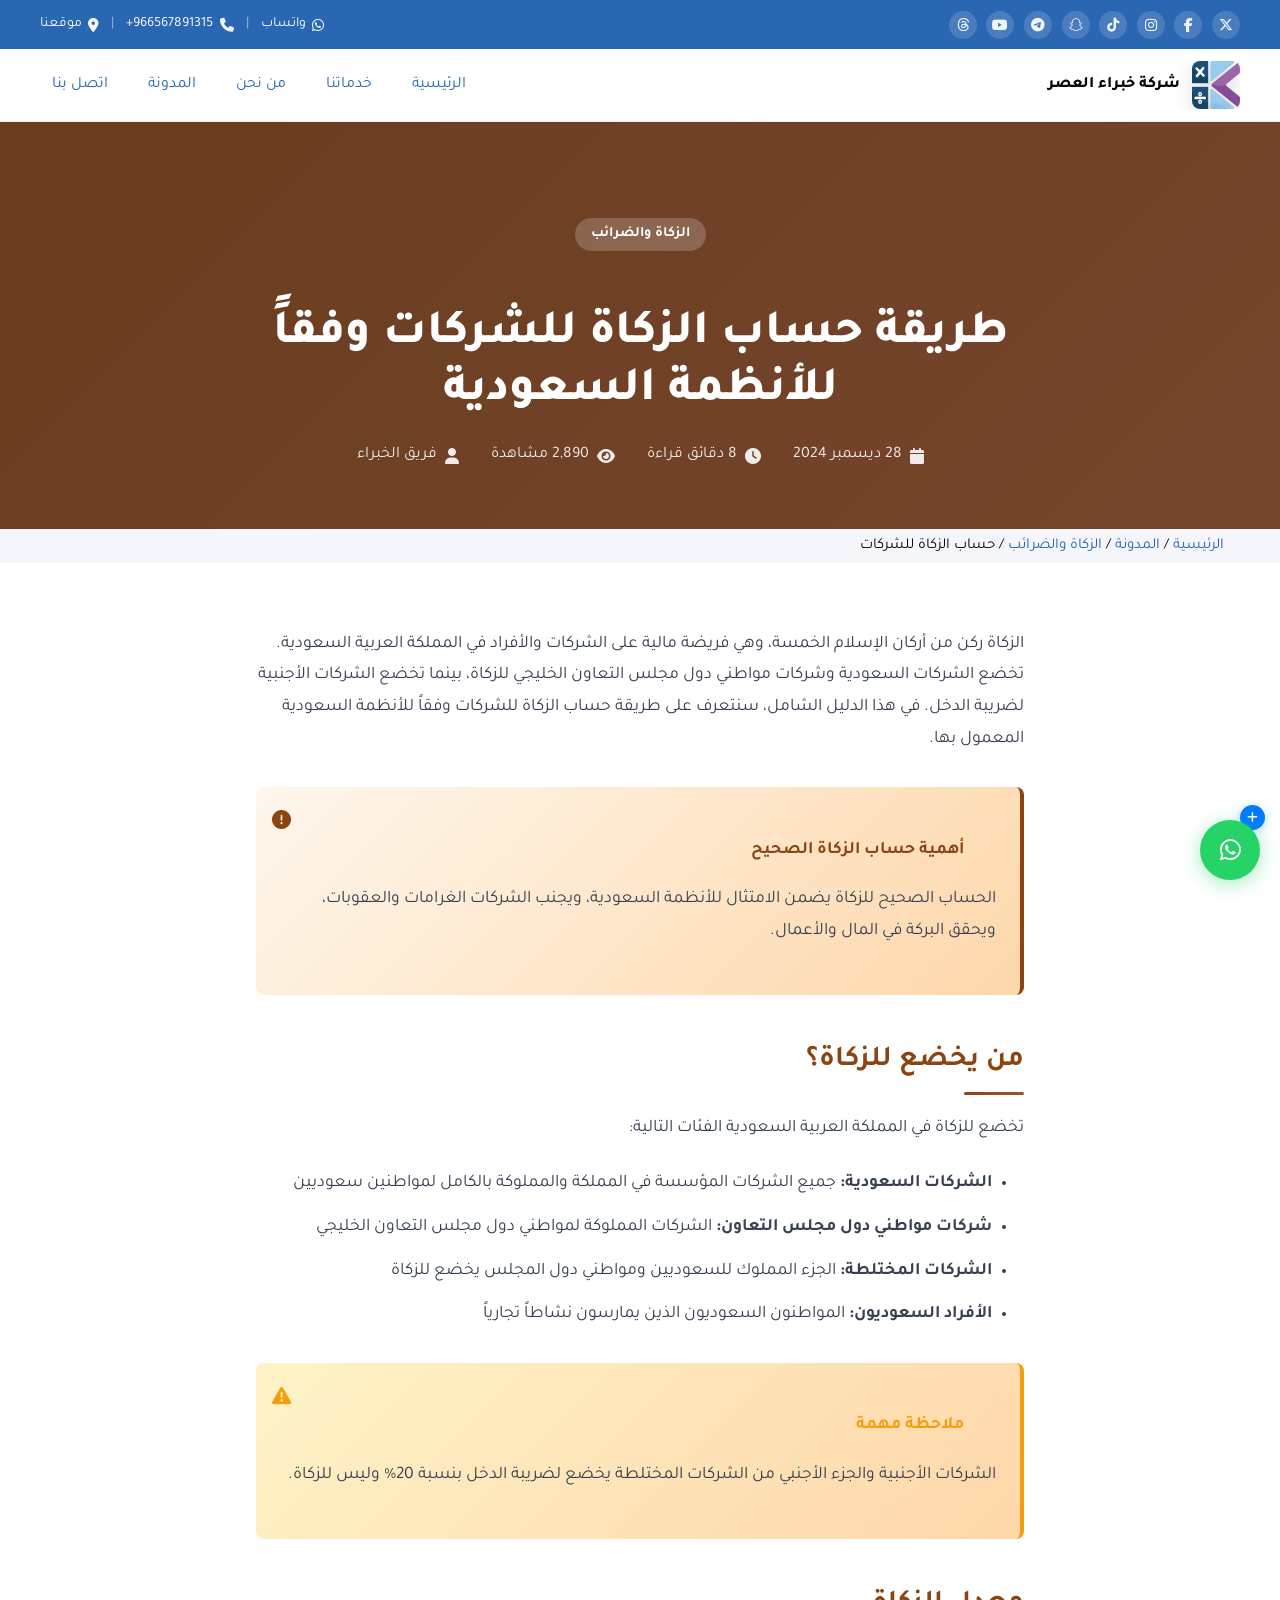
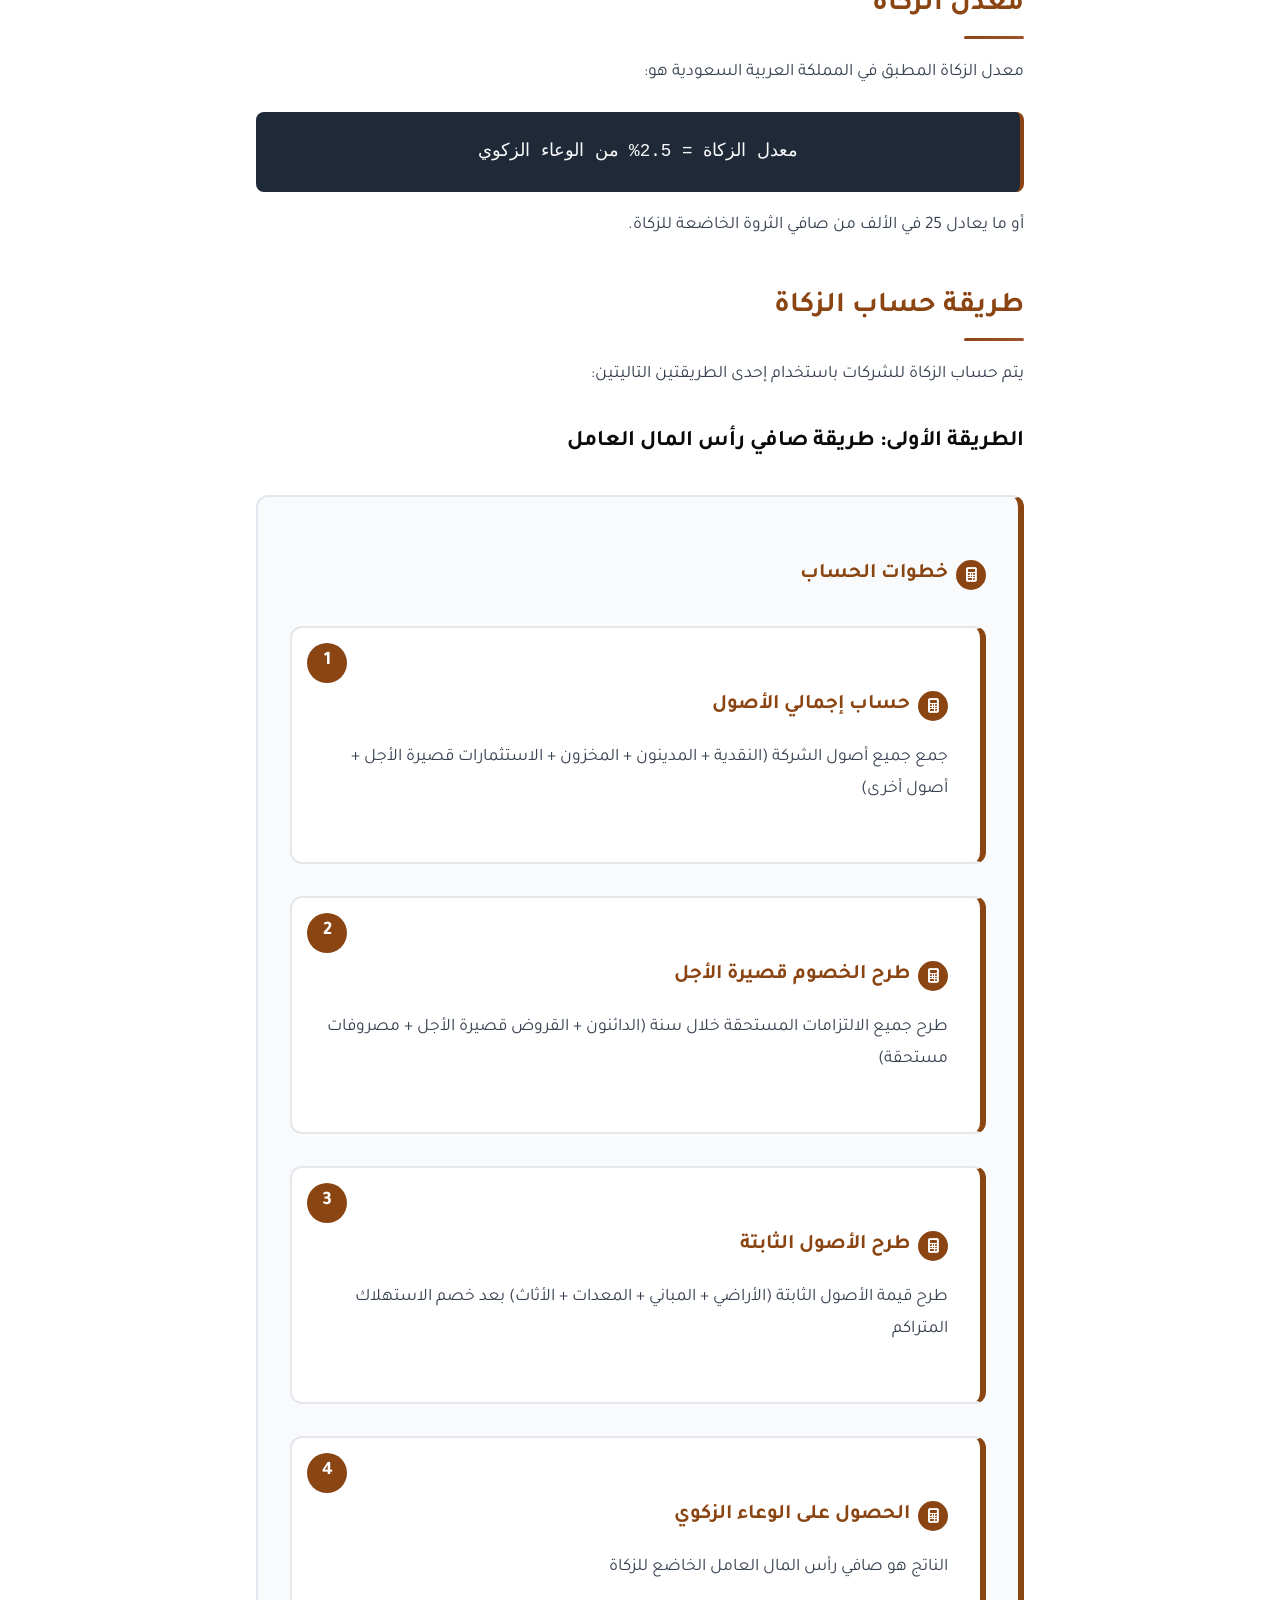
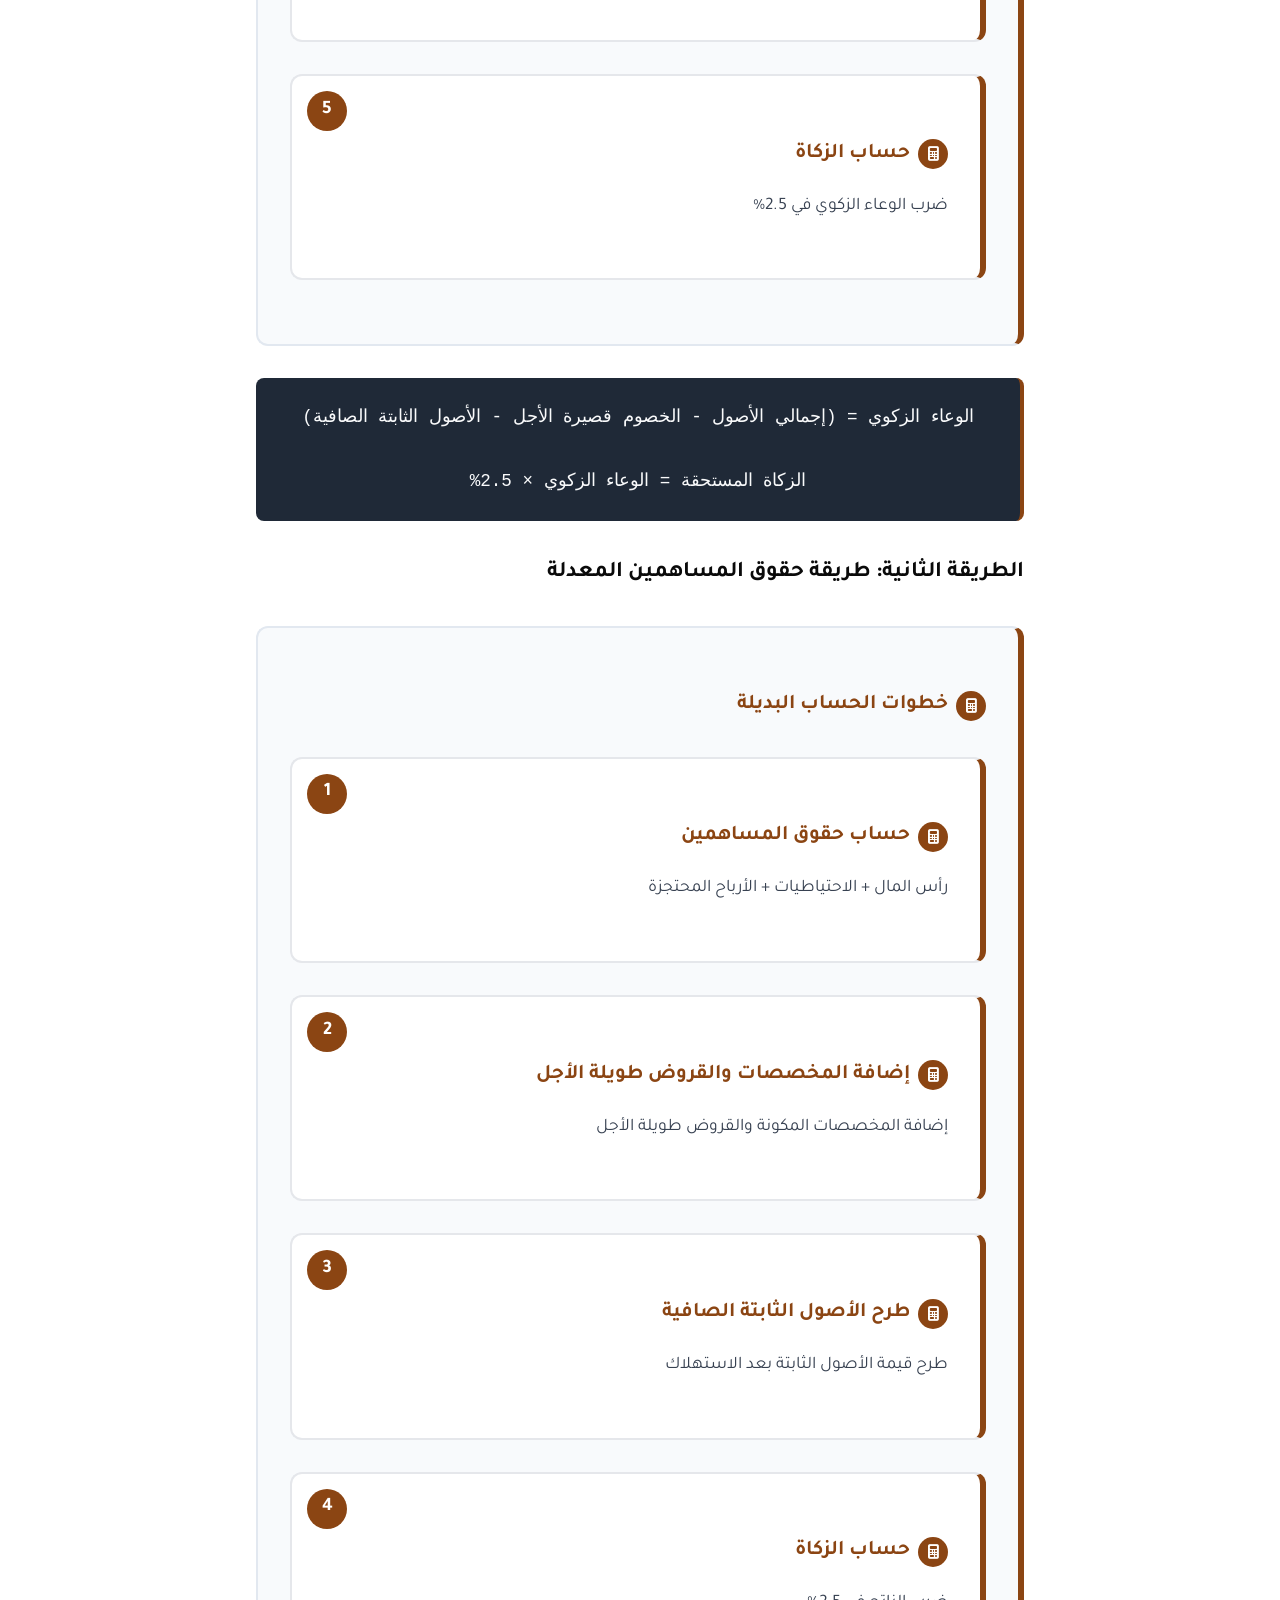
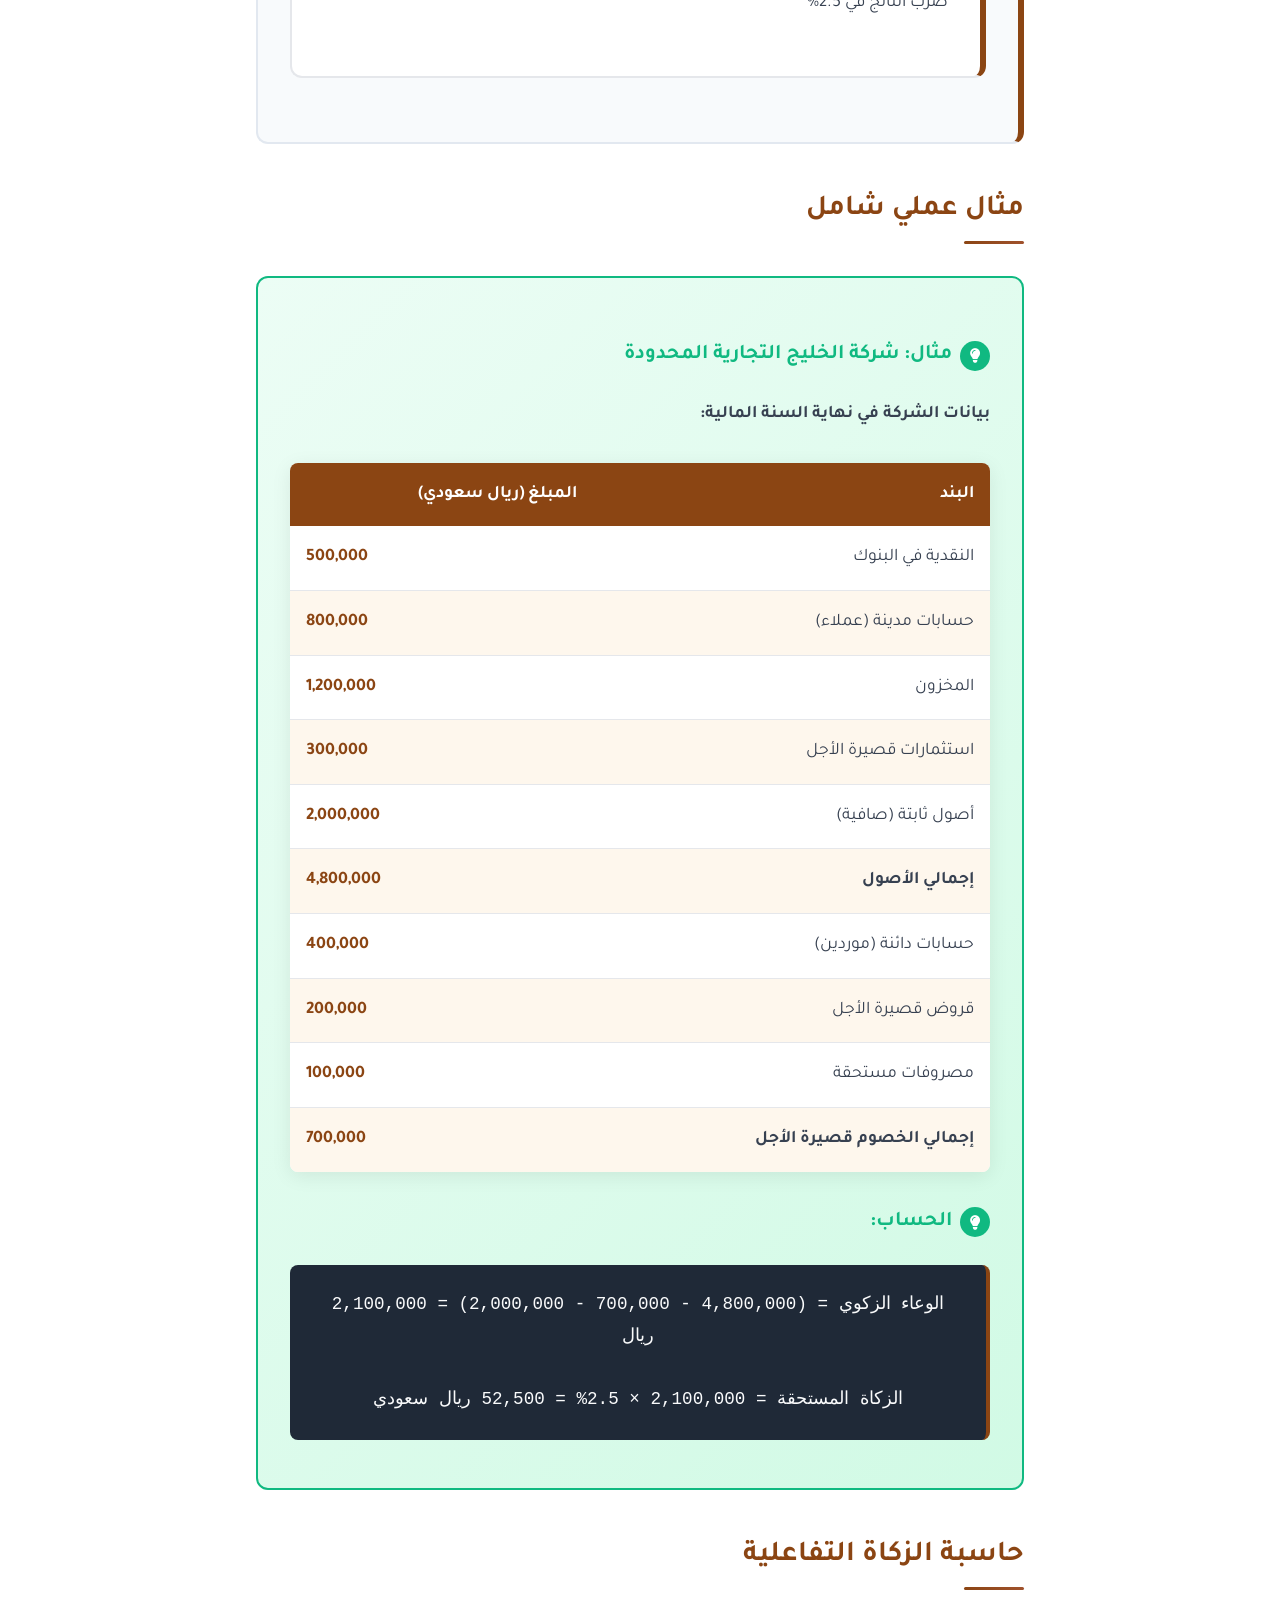
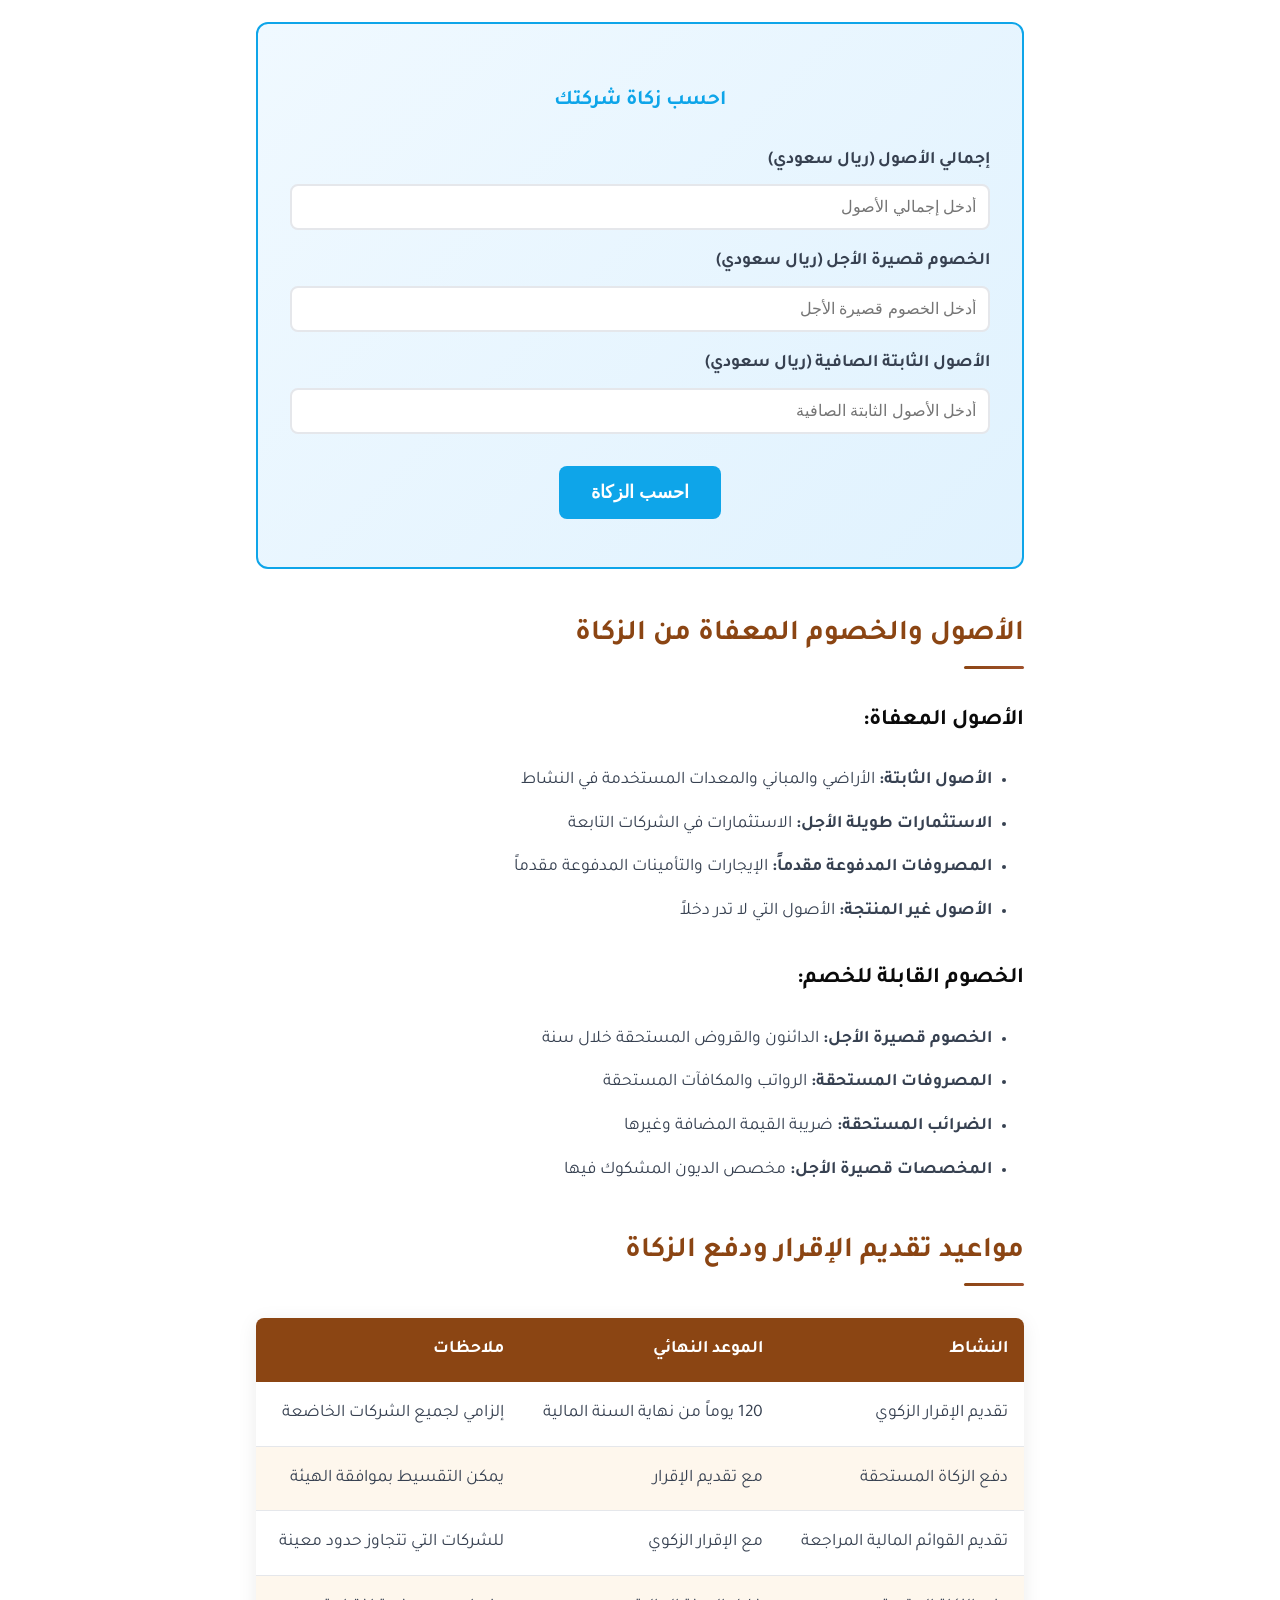
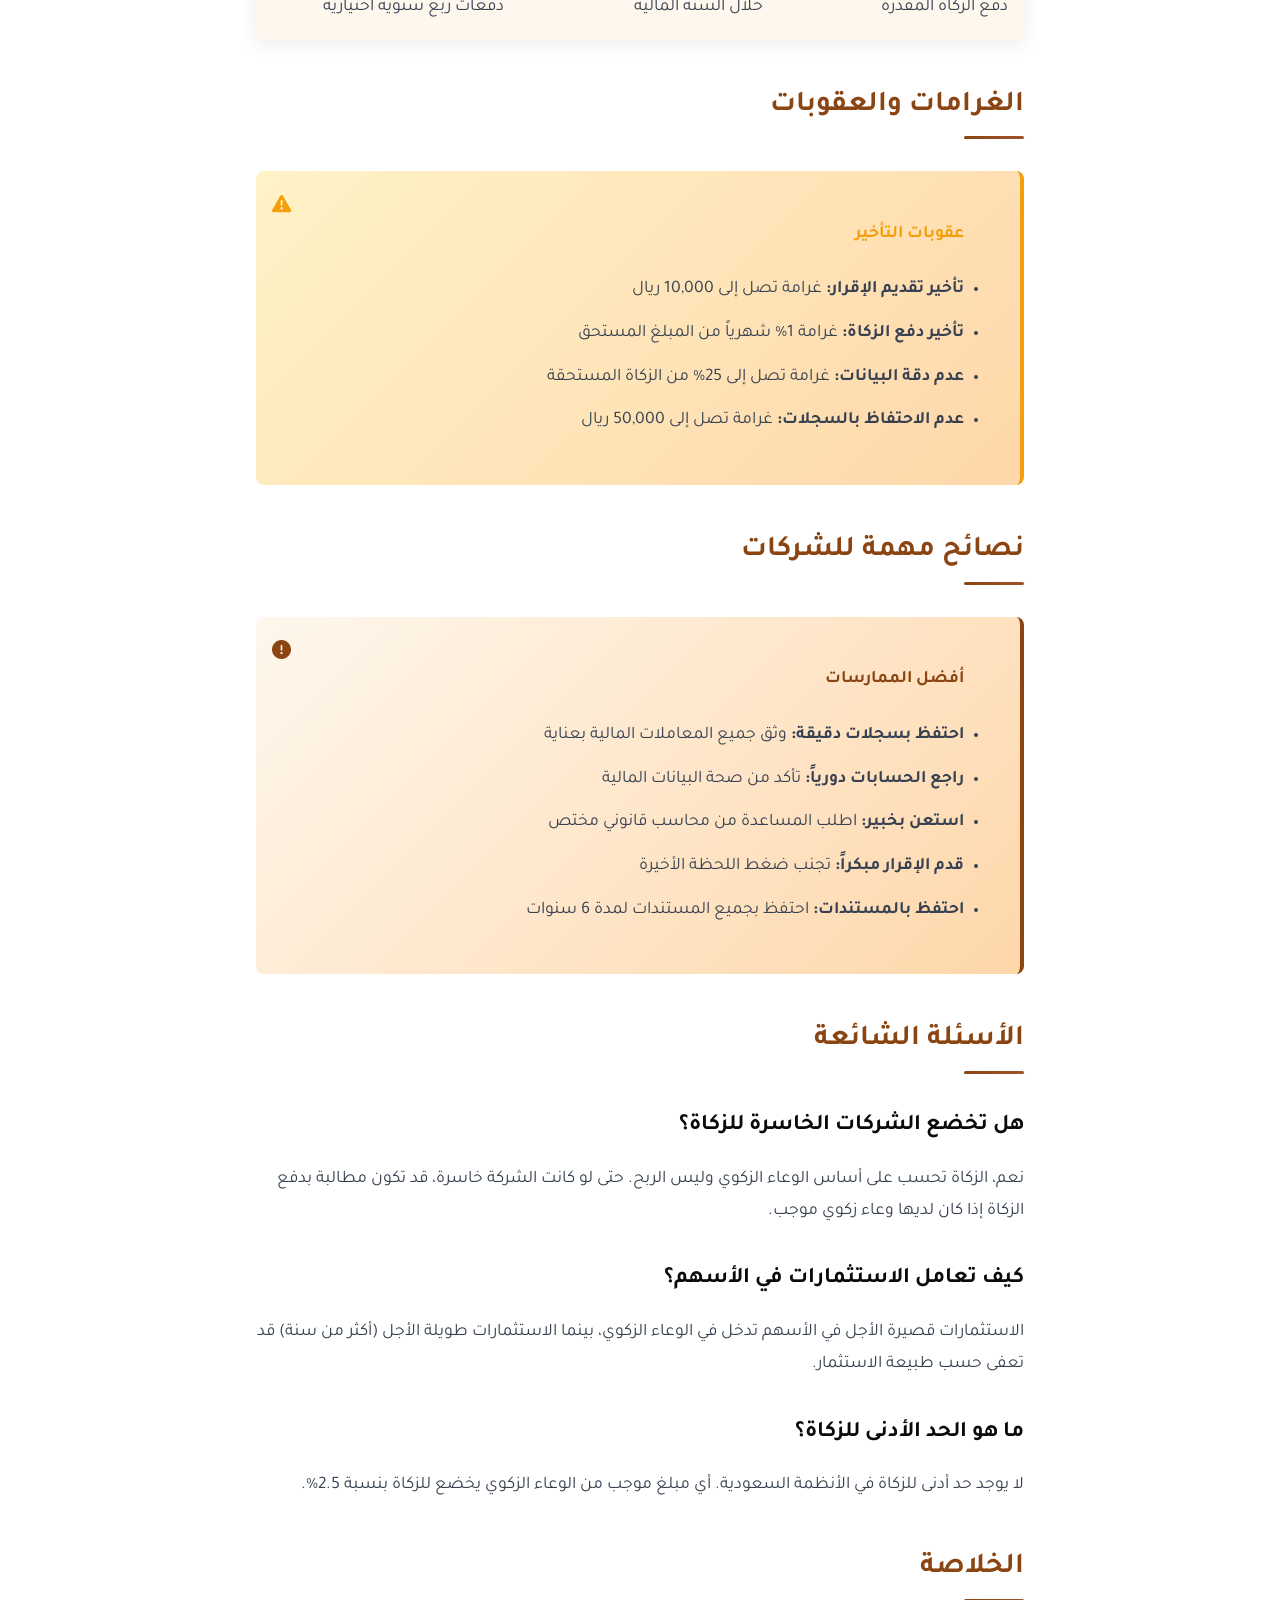
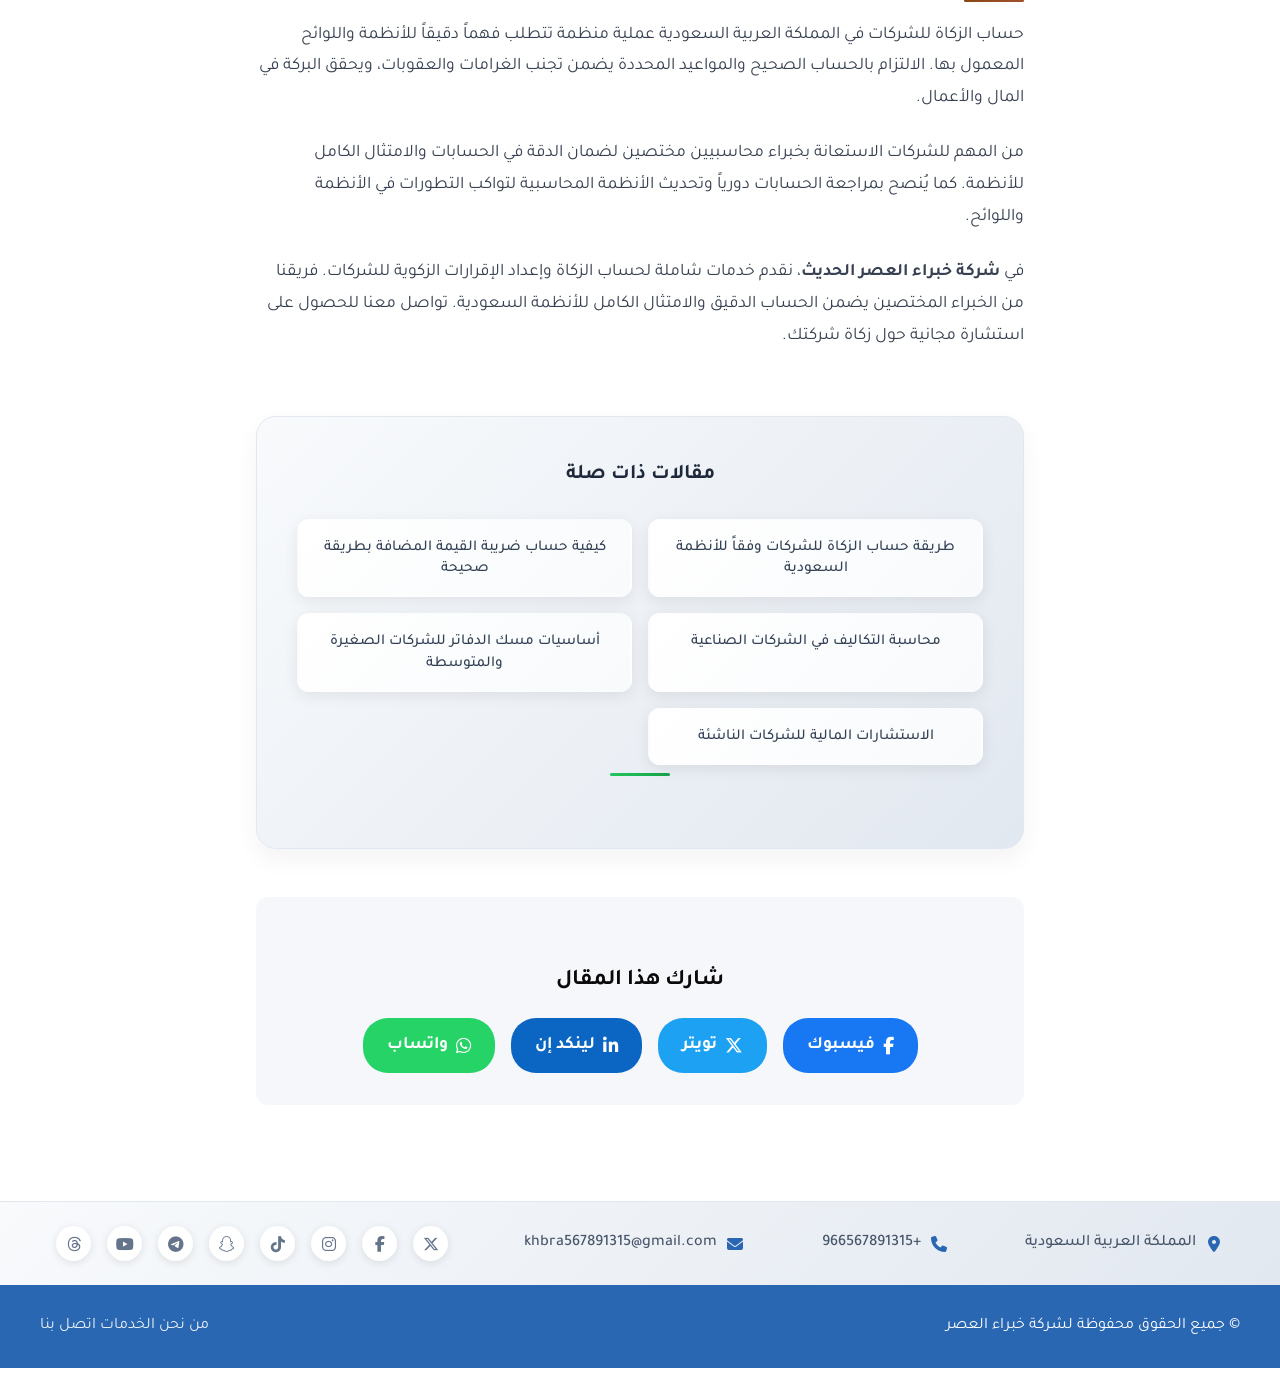
<file: article-zakat.html>
<!doctype html>
<html lang="ar" dir="rtl">
<head>
  <meta charset="utf-8" />
  <meta name="viewport" content="width=device-width, initial-scale=1" />
  <title>طريقة حساب الزكاة للشركات وفقاً للأنظمة السعودية - مدونة خبراء العصر</title>
  <meta name="description" content="دليل شامل لحساب زكاة الشركات في المملكة العربية السعودية مع أمثلة عملية وجداول حسابية مفصلة." />
  <meta property="og:title" content="طريقة حساب الزكاة للشركات وفقاً للأنظمة السعودية" />
  <meta property="og:description" content="تعلم كيفية حساب الزكاة للشركات بطريقة صحيحة ومتوافقة مع الأنظمة السعودية" />
  <meta property="og:type" content="article" />
  <meta property="og:url" content="https://modernexpertscompany.github.io/Modern-Experts-Company/article-zakat.html" />
  <meta property="og:locale" content="ar_SA" />
  <meta property="og:image" content="https://modernexpertscompany.github.io/Modern-Experts-Company/logo.png" />
  <meta name="twitter:card" content="summary_large_image" />
  <meta name="twitter:title" content="طريقة حساب الزكاة للشركات وفقاً للأنظمة السعودية - مدونة خبراء العصر" />
  <meta name="twitter:description" content="دليل شامل لحساب زكاة الشركات في المملكة العربية السعودية مع أمثلة عملية وجداول حسابية مفصلة." />
  <meta name="twitter:image" content="https://modernexpertscompany.github.io/Modern-Experts-Company/logo.png" />
  <link rel="canonical" href="https://modernexpertscompany.github.io/Modern-Experts-Company/article-zakat.html" />
  <link rel="icon" href="logo.png" type="image/png" />
  
  <!-- تحميل الخطوط -->
  <link rel="preconnect" href="https://fonts.googleapis.com">
  <link rel="preconnect" href="https://fonts.gstatic.com" crossorigin>
  <link href="https://fonts.googleapis.com/css2?family=Tajawal:wght@400;500;700;800&display=swap" rel="stylesheet">
  
  <!-- تحميل الأنماط -->
  <link rel="stylesheet" href="styles.css?v=6" />
  <link rel="stylesheet" href="https://cdnjs.cloudflare.com/ajax/libs/font-awesome/6.5.1/css/all.min.css" />
  
  <!-- الأيقونة -->
  <link rel="icon" href="logo.png" type="image/png" />

  <style>
    /* أنماط خاصة بصفحة المقال */
    .article-hero {
      background: linear-gradient(135deg, rgba(139, 69, 19, 0.9), rgba(160, 82, 45, 0.9)), url('https://images.unsplash.com/photo-1554224155-6726b3ff858f?ixlib=rb-4.0.3&auto=format&fit=crop&w=1200&q=80');
      background-size: cover;
      background-position: center;
      color: white;
      padding: 6rem 0 4rem;
      position: relative;
    }
    
    .article-hero::before {
      content: '';
      position: absolute;
      top: 0;
      left: 0;
      right: 0;
      bottom: 0;
      background: rgba(0, 0, 0, 0.3);
    }
    
    .article-hero-content {
      position: relative;
      z-index: 2;
      max-width: 800px;
      margin: 0 auto;
      text-align: center;
    }
    
    .article-category {
      background: rgba(255, 255, 255, 0.2);
      color: white;
      padding: 0.5rem 1rem;
      border-radius: 20px;
      font-size: 0.9rem;
      font-weight: 600;
      display: inline-block;
      margin-bottom: 1rem;
    }
    
    .article-hero h1 {
      font-size: clamp(2rem, 4vw, 3rem);
      margin-bottom: 1.5rem;
      font-weight: 800;
      line-height: 1.2;
    }
    
    .article-meta {
      display: flex;
      justify-content: center;
      gap: 2rem;
      flex-wrap: wrap;
      font-size: 1rem;
      opacity: 0.9;
    }
    
    .article-meta span {
      display: flex;
      align-items: center;
      gap: 0.5rem;
    }
    
    .article-content {
      max-width: 800px;
      margin: 0 auto;
      padding: 3rem 1rem;
      line-height: 1.8;
      font-size: 1.1rem;
    }
    
    .article-content h2 {
      color: #8b4513;
      font-size: 1.8rem;
      margin: 2.5rem 0 1rem;
      font-weight: 700;
      position: relative;
      padding-bottom: 0.5rem;
    }
    
    .article-content h2::after {
      content: '';
      position: absolute;
      bottom: 0;
      right: 0;
      width: 60px;
      height: 3px;
      background: linear-gradient(135deg, #8b4513, #a0522d);
      border-radius: 2px;
    }
    
    .article-content h3 {
      color: var(--text);
      font-size: 1.4rem;
      margin: 2rem 0 1rem;
      font-weight: 600;
    }
    
    .article-content p {
      margin-bottom: 1.5rem;
      color: #374151;
    }
    
    .article-content ul, .article-content ol {
      margin: 1.5rem 0;
      padding-right: 2rem;
    }
    
    .article-content li {
      margin-bottom: 0.75rem;
      color: #374151;
    }
    
    .highlight-box {
      background: linear-gradient(135deg, #fef7ed, #fed7aa);
      border-right: 4px solid #8b4513;
      padding: 1.5rem;
      margin: 2rem 0;
      border-radius: 8px;
      position: relative;
    }
    
    .highlight-box::before {
      content: '\f06a';
      font-family: 'Font Awesome 6 Free';
      font-weight: 900;
      position: absolute;
      top: 1rem;
      left: 1rem;
      color: #8b4513;
      font-size: 1.2rem;
    }
    
    .highlight-box h4 {
      color: #8b4513;
      font-weight: 700;
      margin-bottom: 1rem;
      padding-right: 2rem;
    }
    
    .calculation-box {
      background: #f8fafc;
      border: 2px solid #e2e8f0;
      border-radius: 12px;
      padding: 2rem;
      margin: 2rem 0;
      position: relative;
      border-right: 6px solid #8b4513;
    }
    
    .calculation-box h4 {
      color: #8b4513;
      font-size: 1.3rem;
      margin-bottom: 1.5rem;
      font-weight: 700;
      display: flex;
      align-items: center;
      gap: 0.5rem;
    }
    
    .calculation-box h4::before {
      content: '\f1ec';
      font-family: 'Font Awesome 6 Free';
      font-weight: 900;
      background: #8b4513;
      color: white;
      width: 30px;
      height: 30px;
      border-radius: 50%;
      display: flex;
      align-items: center;
      justify-content: center;
      font-size: 0.9rem;
    }
    
    .formula {
      background: #1f2937;
      color: #f9fafb;
      padding: 1.5rem;
      border-radius: 8px;
      font-family: 'Courier New', monospace;
      font-size: 1.1rem;
      margin: 1rem 0;
      text-align: center;
      border-right: 4px solid #8b4513;
    }
    
    .example-box {
      background: linear-gradient(135deg, #ecfdf5, #d1fae5);
      border: 2px solid #10b981;
      border-radius: 12px;
      padding: 2rem;
      margin: 2rem 0;
      position: relative;
    }
    
    .example-box h4 {
      color: #10b981;
      font-size: 1.3rem;
      margin-bottom: 1.5rem;
      font-weight: 700;
      display: flex;
      align-items: center;
      gap: 0.5rem;
    }
    
    .example-box h4::before {
      content: '\f0eb';
      font-family: 'Font Awesome 6 Free';
      font-weight: 900;
      background: #10b981;
      color: white;
      width: 30px;
      height: 30px;
      border-radius: 50%;
      display: flex;
      align-items: center;
      justify-content: center;
      font-size: 0.9rem;
    }
    
    .zakat-table {
      width: 100%;
      border-collapse: collapse;
      margin: 2rem 0;
      background: white;
      border-radius: 8px;
      overflow: hidden;
      box-shadow: 0 4px 20px rgba(0,0,0,0.08);
    }
    
    .zakat-table th {
      background: #8b4513;
      color: white;
      padding: 1rem;
      text-align: right;
      font-weight: 600;
    }
    
    .zakat-table td {
      padding: 1rem;
      border-bottom: 1px solid #e5e7eb;
      color: #374151;
    }
    
    .zakat-table tr:last-child td {
      border-bottom: none;
    }
    
    .zakat-table tr:nth-child(even) {
      background: #fef7ed;
    }
    
    .zakat-table .amount {
      font-weight: 700;
      color: #8b4513;
      text-align: left;
    }
    
    .step-by-step {
      background: white;
      border: 2px solid #e5e7eb;
      border-radius: 12px;
      padding: 2rem;
      margin: 2rem 0;
      position: relative;
      border-right: 6px solid #8b4513;
    }
    
    .step-number {
      position: absolute;
      top: 15px;
      left: 15px;
      background: #8b4513;
      color: white;
      width: 40px;
      height: 40px;
      border-radius: 50%;
      display: flex;
      align-items: center;
      justify-content: center;
      font-weight: 700;
      font-size: 1.2rem;
    }
    
    .step-by-step h4 {
      color: #8b4513;
      font-size: 1.3rem;
      margin-bottom: 1rem;
      font-weight: 700;
      padding-left: 70px;
    }
    
    .important-note {
      background: linear-gradient(135deg, #fef3c7, #fed7aa);
      border-right: 4px solid #f59e0b;
      padding: 1.5rem;
      margin: 2rem 0;
      border-radius: 8px;
      position: relative;
    }
    
    .important-note::before {
      content: '\f071';
      font-family: 'Font Awesome 6 Free';
      font-weight: 900;
      position: absolute;
      top: 1rem;
      left: 1rem;
      color: #f59e0b;
      font-size: 1.2rem;
    }
    
    .important-note h4 {
      color: #f59e0b;
      font-weight: 700;
      margin-bottom: 1rem;
      padding-right: 2rem;
    }
    
    .calculator-widget {
      background: linear-gradient(135deg, #f0f9ff, #e0f2fe);
      border: 2px solid #0ea5e9;
      border-radius: 12px;
      padding: 2rem;
      margin: 2rem 0;
      text-align: center;
    }
    
    .calculator-widget h4 {
      color: #0ea5e9;
      font-size: 1.3rem;
      margin-bottom: 1.5rem;
      font-weight: 700;
    }
    
    .input-group {
      margin: 1rem 0;
      text-align: right;
    }
    
    .input-group label {
      display: block;
      margin-bottom: 0.5rem;
      font-weight: 600;
      color: #374151;
    }
    
    .input-group input {
      width: 100%;
      padding: 0.75rem;
      border: 2px solid #e5e7eb;
      border-radius: 8px;
      font-size: 1rem;
      text-align: right;
      direction: rtl;
    }
    
    .input-group input:focus {
      outline: none;
      border-color: #0ea5e9;
      box-shadow: 0 0 0 3px rgba(14, 165, 233, 0.1);
    }
    
    .calculate-btn {
      background: #0ea5e9;
      color: white;
      padding: 1rem 2rem;
      border: none;
      border-radius: 8px;
      font-size: 1.1rem;
      font-weight: 600;
      cursor: pointer;
      transition: all 0.3s ease;
      margin: 1rem 0;
    }
    
    .calculate-btn:hover {
      background: #0284c7;
      transform: translateY(-2px);
    }
    
    .result-box {
      background: #10b981;
      color: white;
      padding: 1.5rem;
      border-radius: 8px;
      margin-top: 1rem;
      font-size: 1.2rem;
      font-weight: 700;
      display: none;
    }
    
    .article-tags {
      margin: 4rem 0 3rem;
      padding: 2.5rem;
      background: linear-gradient(135deg, #f8fafc 0%, #e2e8f0 100%);
      border-radius: 20px;
      border: 1px solid #e2e8f0;
      box-shadow: 0 10px 25px rgba(0,0,0,0.05);
    }
    
    .article-tags::before {
      content: "مقالات ذات صلة";
      display: block;
      font-size: 1.3rem;
      font-weight: 700;
      color: #1e293b;
      margin-bottom: 1.5rem;
      text-align: center;
      position: relative;
    }
    
    .article-tags::after {
      content: "";
      display: block;
      width: 60px;
      height: 3px;
      background: linear-gradient(90deg, #22c55e, #16a34a);
      margin: 0.5rem auto 2rem;
      border-radius: 2px;
    }
    
    .tags-grid {
      display: grid;
      grid-template-columns: repeat(auto-fit, minmax(280px, 1fr));
      gap: 1rem;
    }
    
    .article-tag {
      background: linear-gradient(135deg, #ffffff 0%, #f8fafc 100%);
      color: #334155;
      padding: 1rem 1.5rem;
      border-radius: 12px;
      font-size: 0.95rem;
      font-weight: 500;
      text-decoration: none;
      transition: all 0.4s cubic-bezier(0.4, 0, 0.2, 1);
      border: 2px solid transparent;
      box-shadow: 0 4px 15px rgba(0,0,0,0.08);
      position: relative;
      overflow: hidden;
      line-height: 1.4;
      text-align: center;
    }
    
    .article-tag::before {
      content: "";
      position: absolute;
      top: 0;
      left: -100%;
      width: 100%;
      height: 100%;
      background: linear-gradient(90deg, transparent, rgba(255,255,255,0.4), transparent);
      transition: left 0.6s;
    }
    
    .article-tag:hover::before {
      left: 100%;
    }
    
    .article-tag:hover {
      background: linear-gradient(135deg, #22c55e 0%, #16a34a 100%);
      color: white;
      transform: translateY(-5px) scale(1.02);
      border-color: #22c55e;
      box-shadow: 0 15px 35px rgba(34, 197, 94, 0.3);
    }
    
    .article-tag:nth-child(1) { animation-delay: 0.1s; }
    .article-tag:nth-child(2) { animation-delay: 0.2s; }
    .article-tag:nth-child(3) { animation-delay: 0.3s; }
    .article-tag:nth-child(4) { animation-delay: 0.4s; }
    .article-tag:nth-child(5) { animation-delay: 0.5s; }
    .article-tag:nth-child(6) { animation-delay: 0.6s; }
    
    @keyframes fadeInUp {
      from {
        opacity: 0;
        transform: translateY(30px);
      }
      to {
        opacity: 1;
        transform: translateY(0);
      }
    }
    
    .article-tag {
      animation: fadeInUp 0.6s ease-out both;
    }
    
    @media (max-width: 768px) {
      .tags-grid {
        grid-template-columns: 1fr;
      }
      
      .article-tags {
        padding: 1.5rem;
        margin: 3rem 0 2rem;
      }
      
      .article-tag {
        padding: 0.8rem 1.2rem;
        font-size: 0.9rem;
      }
    }
    
    .article-share {
      background: var(--bg-alt);
      padding: 2rem;
      border-radius: 12px;
      text-align: center;
      margin: 3rem 0;
    }
    
    .article-share h3 {
      margin-bottom: 1rem;
      color: var(--text);
    }
    
    .share-buttons {
      display: flex;
      justify-content: center;
      gap: 1rem;
      flex-wrap: wrap;
    }
    
    .share-btn {
      display: inline-flex;
      align-items: center;
      gap: 0.5rem;
      padding: 0.75rem 1.5rem;
      border-radius: 25px;
      text-decoration: none;
      font-weight: 600;
      transition: all 0.3s ease;
    }
    
    .share-btn:hover {
      transform: translateY(-2px);
    }
    
    .share-btn.facebook {
      background: #1877F2;
      color: white;
    }
    
    .share-btn.twitter {
      background: #1DA1F2;
      color: white;
    }
    
    .share-btn.linkedin {
      background: #0A66C2;
      color: white;
    }
    
    .share-btn.whatsapp {
      background: #25D366;
      color: white;
    }
    
    @media (max-width: 768px) {
      .article-hero {
        padding: 4rem 0 3rem;
      }
      
      .article-meta {
        gap: 1rem;
        font-size: 0.9rem;
      }
      
      .article-content {
        padding: 2rem 1rem;
        font-size: 1rem;
      }
      
      .step-by-step h4 {
        padding-left: 0;
        margin-top: 2rem;
      }
      
      .zakat-table {
        font-size: 0.9rem;
      }
      
      .zakat-table th,
      .zakat-table td {
        padding: 0.5rem;
      }
      
      .share-buttons {
        gap: 0.5rem;
      }
      
      .share-btn {
        padding: 0.5rem 1rem;
        font-size: 0.9rem;
      }
    }
  </style>
</head>

<body class="article-page">
  <!-- شريط علوي -->
  <div class="topbar">
    <div class="container topbar-inner">
      <div class="topbar-left">
        <a href="https://x.com/asdfgd926" target="_blank" rel="noopener" aria-label="X"><i class="fa-brands fa-x-twitter"></i></a>
        <a href="https://www.facebook.com/share/16XdUuCcdo/" target="_blank" rel="noopener" aria-label="Facebook"><i class="fa-brands fa-facebook-f"></i></a>
        <a href="https://www.instagram.com/cnslt1?igsh=MXc0a3EydDJyYXU2cQ==" target="_blank" rel="noopener" aria-label="Instagram"><i class="fa-brands fa-instagram"></i></a>
        <a href="https://www.tiktok.com/@cnslt111?_t=ZS-8yjbQHSDnrs&_r=1" target="_blank" rel="noopener" aria-label="TikTok"><i class="fa-brands fa-tiktok"></i></a>
        <a href="https://www.snapchat.com/add/modern_experts?share_id=YJZXXzA8aUI&locale=ar-YE" target="_blank" rel="noopener" aria-label="Snapchat"><i class="fa-brands fa-snapchat"></i></a>
        <a href="https://t.me/CNSLT11" target="_blank" rel="noopener" aria-label="Telegram"><i class="fa-brands fa-telegram"></i></a>
        <a href="https://www.youtube.com/@%D8%B4%D8%B1%D9%83%D8%A9%D8%AE%D8%A8%D8%B1%D8%A7%D8%A1%D8%A7%D9%84%D8%B9%D8%B5%D8%B1%D8%A7%D9%84%D8%AD%D8%AF%D9%8A%D8%AB" target="_blank" rel="noopener" aria-label="YouTube"><i class="fa-brands fa-youtube"></i></a>
        <a href="https://www.threads.com/@cnslt1" target="_blank" rel="noopener" aria-label="Threads"><i class="fa-brands fa-threads"></i></a>
      </div>
      <div class="topbar-right">
        <a class="top-link" href="https://wa.me/966567891315" target="_blank" rel="noopener" aria-label="واتساب"><i class="fa-brands fa-whatsapp"></i> واتساب</a>
        <span class="sep">|</span>
        <a class="top-link" href="tel:+966567891315" aria-label="اتصال هاتفي"><i class="fa-solid fa-phone"></i> 966567891315+</a>
        <span class="sep">|</span>
        <a class="top-link" href="https://maps.app.goo.gl/e2h7KLZzkto6Q39s9" target="_blank" rel="noopener" aria-label="الموقع الجغرافي"><i class="fa-solid fa-location-dot"></i> موقعنا</a>
      </div>
    </div>
  </div>

  <!-- ترويسة -->
  <header class="site-header">
    <div class="container header-inner">
      <a class="brand" href="index.html" aria-label="العودة للرئيسية">
        <span class="logo-wrap">
          <img class="logo-float" src="logo.png" alt="شعار شركة خبراء العصر" width="48" height="48" loading="eager" />
          <span class="logo-ripple" aria-hidden="true"></span>
        </span>
        <span>شركة خبراء العصر</span>
      </a>
      <nav class="nav" aria-label="التنقل الرئيسي">
        <button class="menu-toggle" aria-expanded="false" aria-controls="primary-menu">☰ القائمة</button>
        <ul id="primary-menu" class="menu">
          <li><a href="index.html">الرئيسية</a></li>
          <li><a href="services.html">خدماتنا</a></li>
          <li><a href="about.html">من نحن</a></li>
          <li><a href="blog.html">المدونة</a></li>
          <li><a href="contact.html">اتصل بنا</a></li>
        </ul>
      </nav>
    </div>
  </header>

  <!-- بطل المقال -->
  <section class="article-hero">
    <div class="container article-hero-content">
      <span class="article-category">الزكاة والضرائب</span>
      <h1>طريقة حساب الزكاة للشركات وفقاً للأنظمة السعودية</h1>
      <div class="article-meta">
        <span><i class="fa-solid fa-calendar"></i> 28 ديسمبر 2024</span>
        <span><i class="fa-solid fa-clock"></i> 8 دقائق قراءة</span>
        <span><i class="fa-solid fa-eye"></i> 2,890 مشاهدة</span>
        <span><i class="fa-solid fa-user"></i> فريق الخبراء</span>
      </div>
    </div>
  </section>

  <!-- مسار التنقل -->
  <nav class="breadcrumbs" aria-label="مسار التنقل">
    <div class="container">
      <a href="index.html">الرئيسية</a>
      <span>/</span>
      <a href="blog.html">المدونة</a>
      <span>/</span>
      <a href="#">الزكاة والضرائب</a>
      <span>/</span>
      <span>حساب الزكاة للشركات</span>
    </div>
  </nav>

  <!-- محتوى المقال -->
  <article class="article-content">
    <p>الزكاة ركن من أركان الإسلام الخمسة، وهي فريضة مالية على الشركات والأفراد في المملكة العربية السعودية. تخضع الشركات السعودية وشركات مواطني دول مجلس التعاون الخليجي للزكاة، بينما تخضع الشركات الأجنبية لضريبة الدخل. في هذا الدليل الشامل، سنتعرف على طريقة حساب الزكاة للشركات وفقاً للأنظمة السعودية المعمول بها.</p>

    <div class="highlight-box">
      <h4>أهمية حساب الزكاة الصحيح</h4>
      <p>الحساب الصحيح للزكاة يضمن الامتثال للأنظمة السعودية، ويجنب الشركات الغرامات والعقوبات، ويحقق البركة في المال والأعمال.</p>
    </div>

    <h2>من يخضع للزكاة؟</h2>
    <p>تخضع للزكاة في المملكة العربية السعودية الفئات التالية:</p>
    
    <ul>
      <li><strong>الشركات السعودية:</strong> جميع الشركات المؤسسة في المملكة والمملوكة بالكامل لمواطنين سعوديين</li>
      <li><strong>شركات مواطني دول مجلس التعاون:</strong> الشركات المملوكة لمواطني دول مجلس التعاون الخليجي</li>
      <li><strong>الشركات المختلطة:</strong> الجزء المملوك للسعوديين ومواطني دول المجلس يخضع للزكاة</li>
      <li><strong>الأفراد السعوديون:</strong> المواطنون السعوديون الذين يمارسون نشاطاً تجارياً</li>
    </ul>

    <div class="important-note">
      <h4>ملاحظة مهمة</h4>
      <p>الشركات الأجنبية والجزء الأجنبي من الشركات المختلطة يخضع لضريبة الدخل بنسبة 20% وليس للزكاة.</p>
    </div>

    <h2>معدل الزكاة</h2>
    <p>معدل الزكاة المطبق في المملكة العربية السعودية هو:</p>

    <div class="formula">
      معدل الزكاة = 2.5% من الوعاء الزكوي
    </div>

    <p>أو ما يعادل 25 في الألف من صافي الثروة الخاضعة للزكاة.</p>

    <h2>طريقة حساب الزكاة</h2>
    <p>يتم حساب الزكاة للشركات باستخدام إحدى الطريقتين التاليتين:</p>

    <h3>الطريقة الأولى: طريقة صافي رأس المال العامل</h3>

    <div class="calculation-box">
      <h4>خطوات الحساب</h4>
      
      <div class="step-by-step">
        <div class="step-number">1</div>
        <h4>حساب إجمالي الأصول</h4>
        <p>جمع جميع أصول الشركة (النقدية + المدينون + المخزون + الاستثمارات قصيرة الأجل + أصول أخرى)</p>
      </div>

      <div class="step-by-step">
        <div class="step-number">2</div>
        <h4>طرح الخصوم قصيرة الأجل</h4>
        <p>طرح جميع الالتزامات المستحقة خلال سنة (الدائنون + القروض قصيرة الأجل + مصروفات مستحقة)</p>
      </div>

      <div class="step-by-step">
        <div class="step-number">3</div>
        <h4>طرح الأصول الثابتة</h4>
        <p>طرح قيمة الأصول الثابتة (الأراضي + المباني + المعدات + الأثاث) بعد خصم الاستهلاك المتراكم</p>
      </div>

      <div class="step-by-step">
        <div class="step-number">4</div>
        <h4>الحصول على الوعاء الزكوي</h4>
        <p>الناتج هو صافي رأس المال العامل الخاضع للزكاة</p>
      </div>

      <div class="step-by-step">
        <div class="step-number">5</div>
        <h4>حساب الزكاة</h4>
        <p>ضرب الوعاء الزكوي في 2.5%</p>
      </div>
    </div>

    <div class="formula">
      الوعاء الزكوي = (إجمالي الأصول - الخصوم قصيرة الأجل - الأصول الثابتة الصافية)
      <br><br>
      الزكاة المستحقة = الوعاء الزكوي × 2.5%
    </div>

    <h3>الطريقة الثانية: طريقة حقوق المساهمين المعدلة</h3>

    <div class="calculation-box">
      <h4>خطوات الحساب البديلة</h4>
      
      <div class="step-by-step">
        <div class="step-number">1</div>
        <h4>حساب حقوق المساهمين</h4>
        <p>رأس المال + الاحتياطيات + الأرباح المحتجزة</p>
      </div>

      <div class="step-by-step">
        <div class="step-number">2</div>
        <h4>إضافة المخصصات والقروض طويلة الأجل</h4>
        <p>إضافة المخصصات المكونة والقروض طويلة الأجل</p>
      </div>

      <div class="step-by-step">
        <div class="step-number">3</div>
        <h4>طرح الأصول الثابتة الصافية</h4>
        <p>طرح قيمة الأصول الثابتة بعد الاستهلاك</p>
      </div>

      <div class="step-by-step">
        <div class="step-number">4</div>
        <h4>حساب الزكاة</h4>
        <p>ضرب الناتج في 2.5%</p>
      </div>
    </div>

    <h2>مثال عملي شامل</h2>

    <div class="example-box">
      <h4>مثال: شركة الخليج التجارية المحدودة</h4>
      
      <p><strong>بيانات الشركة في نهاية السنة المالية:</strong></p>
      
      <table class="zakat-table">
        <thead>
          <tr>
            <th>البند</th>
            <th>المبلغ (ريال سعودي)</th>
          </tr>
        </thead>
        <tbody>
          <tr>
            <td>النقدية في البنوك</td>
            <td class="amount">500,000</td>
          </tr>
          <tr>
            <td>حسابات مدينة (عملاء)</td>
            <td class="amount">800,000</td>
          </tr>
          <tr>
            <td>المخزون</td>
            <td class="amount">1,200,000</td>
          </tr>
          <tr>
            <td>استثمارات قصيرة الأجل</td>
            <td class="amount">300,000</td>
          </tr>
          <tr>
            <td>أصول ثابتة (صافية)</td>
            <td class="amount">2,000,000</td>
          </tr>
          <tr>
            <td><strong>إجمالي الأصول</strong></td>
            <td class="amount"><strong>4,800,000</strong></td>
          </tr>
          <tr>
            <td>حسابات دائنة (موردين)</td>
            <td class="amount">400,000</td>
          </tr>
          <tr>
            <td>قروض قصيرة الأجل</td>
            <td class="amount">200,000</td>
          </tr>
          <tr>
            <td>مصروفات مستحقة</td>
            <td class="amount">100,000</td>
          </tr>
          <tr>
            <td><strong>إجمالي الخصوم قصيرة الأجل</strong></td>
            <td class="amount"><strong>700,000</strong></td>
          </tr>
        </tbody>
      </table>

      <h4>الحساب:</h4>
      <div class="formula">
        الوعاء الزكوي = (4,800,000 - 700,000 - 2,000,000) = 2,100,000 ريال
        <br><br>
        الزكاة المستحقة = 2,100,000 × 2.5% = 52,500 ريال سعودي
      </div>
    </div>

    <h2>حاسبة الزكاة التفاعلية</h2>

    <div class="calculator-widget">
      <h4>احسب زكاة شركتك</h4>
      
      <div class="input-group">
        <label for="totalAssets">إجمالي الأصول (ريال سعودي)</label>
        <input type="number" id="totalAssets" placeholder="أدخل إجمالي الأصول">
      </div>
      
      <div class="input-group">
        <label for="currentLiabilities">الخصوم قصيرة الأجل (ريال سعودي)</label>
        <input type="number" id="currentLiabilities" placeholder="أدخل الخصوم قصيرة الأجل">
      </div>
      
      <div class="input-group">
        <label for="fixedAssets">الأصول الثابتة الصافية (ريال سعودي)</label>
        <input type="number" id="fixedAssets" placeholder="أدخل الأصول الثابتة الصافية">
      </div>
      
      <button class="calculate-btn" onclick="calculateZakat()">احسب الزكاة</button>
      
      <div class="result-box" id="result">
        <div id="zakatBase"></div>
        <div id="zakatAmount"></div>
      </div>
    </div>

    <h2>الأصول والخصوم المعفاة من الزكاة</h2>

    <h3>الأصول المعفاة:</h3>
    <ul>
      <li><strong>الأصول الثابتة:</strong> الأراضي والمباني والمعدات المستخدمة في النشاط</li>
      <li><strong>الاستثمارات طويلة الأجل:</strong> الاستثمارات في الشركات التابعة</li>
      <li><strong>المصروفات المدفوعة مقدماً:</strong> الإيجارات والتأمينات المدفوعة مقدماً</li>
      <li><strong>الأصول غير المنتجة:</strong> الأصول التي لا تدر دخلاً</li>
    </ul>

    <h3>الخصوم القابلة للخصم:</h3>
    <ul>
      <li><strong>الخصوم قصيرة الأجل:</strong> الدائنون والقروض المستحقة خلال سنة</li>
      <li><strong>المصروفات المستحقة:</strong> الرواتب والمكافآت المستحقة</li>
      <li><strong>الضرائب المستحقة:</strong> ضريبة القيمة المضافة وغيرها</li>
      <li><strong>المخصصات قصيرة الأجل:</strong> مخصص الديون المشكوك فيها</li>
    </ul>

    <h2>مواعيد تقديم الإقرار ودفع الزكاة</h2>

    <table class="zakat-table">
      <thead>
        <tr>
          <th>النشاط</th>
          <th>الموعد النهائي</th>
          <th>ملاحظات</th>
        </tr>
      </thead>
      <tbody>
        <tr>
          <td>تقديم الإقرار الزكوي</td>
          <td>120 يوماً من نهاية السنة المالية</td>
          <td>إلزامي لجميع الشركات الخاضعة</td>
        </tr>
        <tr>
          <td>دفع الزكاة المستحقة</td>
          <td>مع تقديم الإقرار</td>
          <td>يمكن التقسيط بموافقة الهيئة</td>
        </tr>
        <tr>
          <td>تقديم القوائم المالية المراجعة</td>
          <td>مع الإقرار الزكوي</td>
          <td>للشركات التي تتجاوز حدود معينة</td>
        </tr>
        <tr>
          <td>دفع الزكاة المقدرة</td>
          <td>خلال السنة المالية</td>
          <td>دفعات ربع سنوية اختيارية</td>
        </tr>
      </tbody>
    </table>

    <h2>الغرامات والعقوبات</h2>

    <div class="important-note">
      <h4>عقوبات التأخير</h4>
      <ul>
        <li><strong>تأخير تقديم الإقرار:</strong> غرامة تصل إلى 10,000 ريال</li>
        <li><strong>تأخير دفع الزكاة:</strong> غرامة 1% شهرياً من المبلغ المستحق</li>
        <li><strong>عدم دقة البيانات:</strong> غرامة تصل إلى 25% من الزكاة المستحقة</li>
        <li><strong>عدم الاحتفاظ بالسجلات:</strong> غرامة تصل إلى 50,000 ريال</li>
      </ul>
    </div>

    <h2>نصائح مهمة للشركات</h2>

    <div class="highlight-box">
      <h4>أفضل الممارسات</h4>
      <ul>
        <li><strong>احتفظ بسجلات دقيقة:</strong> وثق جميع المعاملات المالية بعناية</li>
        <li><strong>راجع الحسابات دورياً:</strong> تأكد من صحة البيانات المالية</li>
        <li><strong>استعن بخبير:</strong> اطلب المساعدة من محاسب قانوني مختص</li>
        <li><strong>قدم الإقرار مبكراً:</strong> تجنب ضغط اللحظة الأخيرة</li>
        <li><strong>احتفظ بالمستندات:</strong> احتفظ بجميع المستندات لمدة 6 سنوات</li>
      </ul>
    </div>

    <h2>الأسئلة الشائعة</h2>

    <h3>هل تخضع الشركات الخاسرة للزكاة؟</h3>
    <p>نعم، الزكاة تحسب على أساس الوعاء الزكوي وليس الربح. حتى لو كانت الشركة خاسرة، قد تكون مطالبة بدفع الزكاة إذا كان لديها وعاء زكوي موجب.</p>

    <h3>كيف تعامل الاستثمارات في الأسهم؟</h3>
    <p>الاستثمارات قصيرة الأجل في الأسهم تدخل في الوعاء الزكوي، بينما الاستثمارات طويلة الأجل (أكثر من سنة) قد تعفى حسب طبيعة الاستثمار.</p>

    <h3>ما هو الحد الأدنى للزكاة؟</h3>
    <p>لا يوجد حد أدنى للزكاة في الأنظمة السعودية. أي مبلغ موجب من الوعاء الزكوي يخضع للزكاة بنسبة 2.5%.</p>

    <h2>الخلاصة</h2>
    <p>حساب الزكاة للشركات في المملكة العربية السعودية عملية منظمة تتطلب فهماً دقيقاً للأنظمة واللوائح المعمول بها. الالتزام بالحساب الصحيح والمواعيد المحددة يضمن تجنب الغرامات والعقوبات، ويحقق البركة في المال والأعمال.</p>

    <p>من المهم للشركات الاستعانة بخبراء محاسبيين مختصين لضمان الدقة في الحسابات والامتثال الكامل للأنظمة. كما يُنصح بمراجعة الحسابات دورياً وتحديث الأنظمة المحاسبية لتواكب التطورات في الأنظمة واللوائح.</p>

    <p>في <strong>شركة خبراء العصر الحديث</strong>، نقدم خدمات شاملة لحساب الزكاة وإعداد الإقرارات الزكوية للشركات. فريقنا من الخبراء المختصين يضمن الحساب الدقيق والامتثال الكامل للأنظمة السعودية. تواصل معنا للحصول على استشارة مجانية حول زكاة شركتك.</p>

    <!-- العلامات -->
    <div class="article-tags">
      <div class="tags-grid">
        <a href="article-zakat.html" class="article-tag">طريقة حساب الزكاة للشركات وفقاً للأنظمة السعودية</a>
        <a href="article-vat.html" class="article-tag">كيفية حساب ضريبة القيمة المضافة بطريقة صحيحة</a>
        <a href="article-sample.html" class="article-tag">محاسبة التكاليف في الشركات الصناعية</a>
        <a href="article-bookkeeping.html" class="article-tag">أساسيات مسك الدفاتر للشركات الصغيرة والمتوسطة</a>
        <a href="article-consulting.html" class="article-tag">الاستشارات المالية للشركات الناشئة</a>
      </div>
    </div>

    <!-- مشاركة المقال -->
    <div class="article-share">
      <h3>شارك هذا المقال</h3>
      <div class="share-buttons">
        <a href="#" class="share-btn facebook">
          <i class="fa-brands fa-facebook-f"></i>
          فيسبوك
        </a>
        <a href="#" class="share-btn twitter">
          <i class="fa-brands fa-x-twitter"></i>
          تويتر
        </a>
        <a href="#" class="share-btn linkedin">
          <i class="fa-brands fa-linkedin-in"></i>
          لينكد إن
        </a>
        <a href="#" class="share-btn whatsapp">
          <i class="fa-brands fa-whatsapp"></i>
          واتساب
        </a>
      </div>
    </div>
  </article>

  <!-- شريط معلومات الاتصال -->
  <div class="contact-bar">
    <div class="container contact-bar-inner">
      <!-- الموقع الجغرافي -->
      <div class="contact-item">
        <i class="fa-solid fa-location-dot"></i>
        <a href="https://maps.app.goo.gl/e2h7KLZzkto6Q39s9" target="_blank" rel="noopener">المملكة العربية السعودية</a>
      </div>

      <!-- رقم الجوال -->
      <div class="contact-item">
        <i class="fa-solid fa-phone"></i>
        <a href="tel:+966567891315">+966567891315</a>
      </div>

      <!-- الإيميل -->
      <div class="contact-item">
        <i class="fa-solid fa-envelope"></i>
        <a href="mailto:khbra567891315@gmail.com">khbra567891315@gmail.com</a>
      </div>

      <!-- أيقونات التواصل الاجتماعي -->
      <div class="contact-social">
        <a href="https://x.com/asdfgd926" target="_blank" rel="noopener" aria-label="X">
          <i class="fa-brands fa-x-twitter"></i>
        </a>
        <a href="https://www.facebook.com/share/16XdUuCcdo/" target="_blank" rel="noopener" aria-label="Facebook">
          <i class="fa-brands fa-facebook-f"></i>
        </a>
        <a href="https://www.instagram.com/cnslt1?igsh=MXc0a3EydDJyYXU2cQ==" target="_blank" rel="noopener" aria-label="Instagram">
          <i class="fa-brands fa-instagram"></i>
        </a>
        <a href="https://www.tiktok.com/@cnslt111?_t=ZS-8yjbQHSDnrs&_r=1" target="_blank" rel="noopener" aria-label="TikTok">
          <i class="fa-brands fa-tiktok"></i>
        </a>
        <a href="https://www.snapchat.com/add/modern_experts?share_id=YJZXXzA8aUI&locale=ar-YE" target="_blank" rel="noopener" aria-label="Snapchat">
          <i class="fa-brands fa-snapchat"></i>
        </a>
        <a href="https://t.me/CNSLT11" target="_blank" rel="noopener" aria-label="Telegram">
          <i class="fa-brands fa-telegram"></i>
        </a>
        <a href="https://www.youtube.com/@%D8%B4%D8%B1%D9%83%D8%A9%D8%AE%D8%A8%D8%B1%D8%A7%D8%A1%D8%A7%D9%84%D8%B9%D8%B5%D8%B1%D8%A7%D9%84%D8%AD%D8%AF%D9%8A%D8%AB" target="_blank" rel="noopener" aria-label="YouTube">
          <i class="fa-brands fa-youtube"></i>
        </a>
        <a href="https://www.threads.com/@cnslt1" target="_blank" rel="noopener" aria-label="Threads">
          <i class="fa-brands fa-threads"></i>
        </a>
      </div>
    </div>
  </div>

  <!-- تذييل -->
  <footer class="footer">
    <div class="container footer-inner">
      <p>© جميع الحقوق محفوظة لشركة خبراء العصر</p>
      <nav aria-label="روابط سفلية">
        <a href="about.html">من نحن</a>
        <a href="services.html">الخدمات</a>
        <a href="contact.html">اتصل بنا</a>
      </nav>
    </div>
  </footer>

  <!-- أيقونات التواصل العائمة -->
  <div class="social-fab-container">
    <button class="social-toggle" id="socialToggle" aria-label="إظهار أيقونات التواصل">
      <i class="fa-solid fa-plus"></i>
    </button>
    <div class="social-circle" id="socialCircle">
      <div class="social-group active">
        <a href="https://x.com/asdfgd926" target="_blank" rel="noopener" aria-label="X" class="social-item">
          <i class="fa-brands fa-x-twitter"></i>
        </a>
        <a href="https://www.facebook.com/share/16XdUuCcdo/" target="_blank" rel="noopener" aria-label="Facebook" class="social-item">
          <i class="fa-brands fa-facebook-f"></i>
        </a>
        <a href="https://www.instagram.com/cnslt1?igsh=MXc0a3EydDJyYXU2cQ==" target="_blank" rel="noopener" aria-label="Instagram" class="social-item">
          <i class="fa-brands fa-instagram"></i>
        </a>
        <a href="https://www.tiktok.com/@cnslt111?_t=ZS-8yjbQHSDnrs&_r=1" target="_blank" rel="noopener" aria-label="TikTok" class="social-item">
          <i class="fa-brands fa-tiktok"></i>
        </a>
        <a href="https://www.snapchat.com/add/modern_experts?share_id=YJZXXzA8aUI&locale=ar-YE" target="_blank" rel="noopener" aria-label="Snapchat" class="social-item">
          <i class="fa-brands fa-snapchat"></i>
        </a>
        <a href="https://t.me/CNSLT11" target="_blank" rel="noopener" aria-label="Telegram" class="social-item">
          <i class="fa-brands fa-telegram"></i>
        </a>
        <a href="https://www.youtube.com/@%D8%B4%D8%B1%D9%83%D8%A9%D8%AE%D8%A8%D8%B1%D8%A7%D8%A1%D8%A7%D9%84%D8%B9%D8%B5%D8%B1%D8%A7%D9%84%D8%AD%D8%AF%D9%8A%D8%AB" target="_blank" rel="noopener" aria-label="YouTube" class="social-item">
          <i class="fa-brands fa-youtube"></i>
        </a>
        <a href="https://www.threads.com/@cnslt1" target="_blank" rel="noopener" aria-label="Threads" class="social-item">
          <i class="fa-brands fa-threads"></i>
        </a>
      </div>
    </div>
    <a href="https://wa.me/966567891315" class="fab-whatsapp" target="_blank" rel="noopener" aria-label="زر واتساب عائم">
      <i class="fa-brands fa-whatsapp"></i>
    </a>
  </div>

  <!-- زر العودة للأعلى -->
  <button class="scroll-to-top" id="scrollToTop" aria-label="العودة للأعلى">
    <i class="fa-solid fa-chevron-up"></i>
  </button>

  <script src="script.js?v=2" defer></script>
  
  <script>
    function calculateZakat() {
      const totalAssets = parseFloat(document.getElementById('totalAssets').value) || 0;
      const currentLiabilities = parseFloat(document.getElementById('currentLiabilities').value) || 0;
      const fixedAssets = parseFloat(document.getElementById('fixedAssets').value) || 0;
      
      const zakatBase = totalAssets - currentLiabilities - fixedAssets;
      const zakatAmount = zakatBase * 0.025;
      
      const resultBox = document.getElementById('result');
      const zakatBaseElement = document.getElementById('zakatBase');
      const zakatAmountElement = document.getElementById('zakatAmount');
      
      if (zakatBase > 0) {
        zakatBaseElement.innerHTML = `الوعاء الزكوي: ${zakatBase.toLocaleString('ar-SA')} ريال سعودي`;
        zakatAmountElement.innerHTML = `الزكاة المستحقة: ${zakatAmount.toLocaleString('ar-SA')} ريال سعودي`;
        resultBox.style.display = 'block';
      } else {
        zakatBaseElement.innerHTML = 'الوعاء الزكوي: 0 ريال سعودي';
        zakatAmountElement.innerHTML = 'الزكاة المستحقة: 0 ريال سعودي';
        resultBox.style.display = 'block';
      }
    }
  </script>
</body>
</html>
</file>
<file: styles.css>
/* ألوان وهوية */
:root{
  --primary:#2a67b2;       /* مبدئياً جعلنا اللون الأساسي أزرق ليتناسق مع الشعار */
  --primary-dark:#1f4e89;  /* درجة أغمق للأزرار والمواقف الهوفر */
  --accent:#2a67b2;
  --text:#0a0a0a;
  --muted:#6b7280;
  --bg:#ffffff;
  --bg-alt:#f6f7fb;
}
*{box-sizing:border-box}
html{scroll-behavior:smooth}
html,body{height:100%}
body{min-height:100vh;display:flex;flex-direction:column}
.footer{margin-top:auto}

body{margin:0;font-family:'Tajawal',system-ui,-apple-system,Segoe UI,Roboto,Arial,sans-serif;color:var(--text);background:var(--bg);}
img{max-width:100%;display:block}
a{color:var(--accent);text-decoration:none}
.container{width:min(1200px,95%);margin-inline:auto;padding:0 1rem}
@media (max-width: 768px){.container{width:100%;padding:0 1.5rem}}
@media (max-width: 480px){.container{padding:0 1rem}}

/* شريط علوي */
.topbar{background:var(--primary);color:#fff;font-size:14px}
.topbar .topbar-right{display:flex;gap:.75rem;align-items:center;justify-content:flex-end;padding:.5rem 0}
.topbar .top-link{color:#fff}
/* تخطيط الشريط العلوي مع الأيقونات يساراً والاتصال يميناً */
.topbar .topbar-inner{display:flex;align-items:center;justify-content:space-between;padding:.5rem 0}
.topbar-left{display:flex;gap:.6rem;align-items:center}
.topbar-left a{display:inline-grid;place-items:center;width:28px;height:28px;border-radius:50%;background:rgba(255,255,255,.15);color:#eef6ff}
.topbar-left a:hover{background:rgba(255,255,255,.28);color:#ffffff}
.topbar .top-link{display:inline-flex;align-items:center;gap:.4rem;color:#fff}
.topbar .top-link i{opacity:.95}
/* ألوان العلامات عند التحويم */
.topbar-left a i{transition:color .2s ease, transform .2s ease}
.topbar-left a:hover i{transform:translateY(-1px)}
.topbar-left a:hover .fa-x-twitter{color:#1DA1F2}
.topbar-left a:hover .fa-facebook-f{color:#1877F2}
.topbar-left a:hover .fa-instagram{color:#E4405F}
.topbar-left a:hover .fa-tiktok{color:#EE1D52}
.topbar-left a:hover .fa-snapchat{color:#FFFC00}
.topbar-left a:hover .fa-telegram{color:#229ED9}
.topbar-left a:hover .fa-youtube{color:#FF0000}
.topbar-left a:hover .fa-threads{color:#000000}


.topbar .sep{opacity:.6}

/* ترويسة */
.site-header{position:sticky;top:0;background:rgba(255,255,255,.9);backdrop-filter:saturate(180%) blur(10px);z-index:50;border-bottom:1px solid #eee}
.header-inner{display:flex;align-items:center;justify-content:space-between;gap:1rem;padding:.75rem 0;overflow:hidden}
.brand{display:flex;align-items:center;gap:.75rem;color:var(--text);font-weight:800;min-width:0;flex:1;overflow:hidden}
.brand img{width:48px;height:48px;border-radius:8px;object-fit:cover}
/* تأثير سباحة/طفو للشعار */
.logo-wrap{position:relative;display:inline-grid;place-items:center}
.logo-float{animation:swim 5s ease-in-out infinite;will-change:transform,filter}
.logo-ripple{position:absolute;inset:auto auto -4px auto;width:60%;height:10px;background:radial-gradient(ellipse at center, rgba(0,0,0,.12), rgba(0,0,0,0));border-radius:50%;filter:blur(2px);animation:ripple 3.2s ease-in-out infinite}
@keyframes swim{
  0%{transform:translate(0,0) rotate(0deg)}
  25%{transform:translate(2px,-8px) rotate(-2deg)}
  50%{transform:translate(0,-12px) rotate(0deg)}
  75%{transform:translate(-2px,-8px) rotate(2deg)}
  100%{transform:translate(0,0) rotate(0deg)}
}
@keyframes ripple{
/* تأثيرات بصرية تفاعلية للبطاقات */

.fx{position:relative;isolation:isolate}
.fx::before{content:"";position:absolute;inset:-1px;z-index:-1;border-radius:16px;background:radial-gradient(400px 120px at var(--mx,50%) -40%, rgba(42,103,178,.18), transparent 60%), radial-gradient(400px 120px at var(--mx,50%) 140%, rgba(0,0,0,.06), transparent 60%);opacity:0;transition:opacity .25s ease, transform .25s ease}
.fx:hover::before{opacity:1;transform:scale(1.02)}
.hover-tilt{transition:transform .25s ease, box-shadow .25s ease}
.hover-tilt:hover{transform:translateY(-4px) rotateZ(.15deg);box-shadow:0 16px 36px rgba(0,0,0,.08)}

/* أنماط إضافية للمدونة */
.breadcrumbs{background:var(--bg-alt);padding:1rem 0;font-size:0.9rem}
.breadcrumbs a{color:var(--primary);text-decoration:none}
.breadcrumbs span{color:var(--muted);margin:0 0.5rem}

/* تحسينات للأجهزة المحمولة */
@media (max-width: 768px) {
  .blog-hero h1 { font-size: 2rem; }
  .blog-hero p { font-size: 1rem; }
  .filter-tabs { 
    overflow-x: auto; 
    padding-bottom: 1rem;
    scrollbar-width: thin;
  }
  .filter-tabs::-webkit-scrollbar {
    height: 4px;
  }
  .filter-tabs::-webkit-scrollbar-track {
    background: #f1f1f1;
    border-radius: 10px;
  }
  .filter-tabs::-webkit-scrollbar-thumb {
    background: var(--primary);
    border-radius: 10px;
  }
}

  0%,100%{transform:scaleX(1);opacity:.5}
  50%{transform:scaleX(1.15);opacity:.25}
}
@media (prefers-reduced-motion: reduce){.logo-float,.logo-ripple{animation:none}}

/* تأثير طفو للشعار */
.logo-float{animation:floatY 4s ease-in-out infinite;will-change:transform, filter}
@keyframes floatY{0%{transform:translateY(0)}50%{transform:translateY(-6px)}100%{transform:translateY(0)}}
/* أيقونات متحركة */
.icon-pulse{animation:pulse 2s ease-in-out infinite}
.icon-blink{animation:blink 3s ease-in-out infinite}
.icon-sparkle{animation:sparkle 2.5s ease-in-out infinite}
@keyframes pulse{0%,100%{transform:scale(1)}50%{transform:scale(1.1)}}
@keyframes blink{0%,90%,100%{opacity:1}95%{opacity:.3}}
@keyframes sparkle{0%,100%{transform:rotate(0deg) scale(1)}25%{transform:rotate(-5deg) scale(1.05)}50%{transform:rotate(5deg) scale(1.1)}75%{transform:rotate(-3deg) scale(1.05)}}
@media (prefers-reduced-motion: reduce){.icon-pulse,.icon-blink,.icon-sparkle{animation:none}}
/* قسم دعوة للتواصل احترافي */
.cta-section{background:linear-gradient(135deg, #f8fafc 0%, #e2e8f0 100%);position:relative}
.cta-section::before{content:"";position:absolute;inset:0;background:url('data:image/svg+xml,<svg xmlns="http://www.w3.org/2000/svg" viewBox="0 0 100 100"><circle cx="20" cy="20" r="2" fill="%23cbd5e1" opacity="0.3"/><circle cx="80" cy="40" r="1.5" fill="%23cbd5e1" opacity="0.4"/><circle cx="40" cy="80" r="1" fill="%23cbd5e1" opacity="0.5"/></svg>') repeat;opacity:.6}
.cta-box{position:relative;background:rgba(255,255,255,.9);backdrop-filter:blur(10px);border:1px solid rgba(255,255,255,.2);border-radius:20px;padding:3rem 2rem;text-align:center;box-shadow:0 20px 40px rgba(0,0,0,.08)}
.cta-title{font-size:clamp(24px,3.5vw,36px);margin:0 0 .75rem;background:linear-gradient(135deg,var(--primary),var(--primary-dark));-webkit-background-clip:text;-webkit-text-fill-color:transparent;background-clip:text}
.cta-subtitle{font-size:clamp(16px,2.2vw,20px);color:#64748b;margin:0 0 2rem;max-width:50ch;margin-inline:auto}
.cta-buttons{display:flex;gap:1rem;justify-content:center;flex-wrap:wrap}
.btn-enhanced{display:inline-flex;align-items:center;gap:.5rem;padding:.9rem 1.5rem;font-weight:600;border-radius:12px;transition:all .25s ease}
.btn-enhanced i{font-size:1.1em}
.btn-enhanced:hover{transform:translateY(-2px);box-shadow:0 12px 24px rgba(0,0,0,.15)}
/* خلفية شفافة خلف شبكة بطاقات الخدمات */
.services-bg{position:relative;padding:2rem;border-radius:20px}
.services-bg::before{content:"";position:absolute;inset:0;background-image:url('data:image/svg+xml,<svg xmlns="http://www.w3.org/2000/svg" viewBox="0 0 800 600" fill="none"><g opacity="0.04" stroke="%232a67b2" stroke-width="1"><rect x="100" y="80" width="600" height="440" rx="12" fill="none"/><line x1="130" y1="120" x2="670" y2="120"/><line x1="130" y1="160" x2="500" y2="160"/><line x1="130" y1="200" x2="400" y2="200"/><line x1="130" y1="240" x2="550" y2="240"/><line x1="130" y1="280" x2="450" y2="280"/><line x1="130" y1="320" x2="600" y2="320"/><line x1="130" y1="360" x2="350" y2="360"/><line x1="130" y1="400" x2="520" y2="400"/><circle cx="650" cy="160" r="20" fill="none"/><path d="M635 155 l10 10 l20 -20" stroke="%2300a67c" stroke-width="2" fill="none"/><rect x="580" y="200" width="80" height="40" rx="6" fill="none"/><text x="620" y="225" text-anchor="middle" font-size="16" fill="%232a67b2">$</text><circle cx="150" cy="400" r="12" fill="none"/><text x="150" y="408" text-anchor="middle" font-size="12" fill="%232a67b2">%</text><rect x="500" y="350" width="60" height="30" rx="4" fill="none"/><circle cx="580" cy="365" r="8" fill="%232a67b2" opacity="0.3"/></g></svg>');background-size:100% 100%;background-position:center;background-repeat:no-repeat;border-radius:20px;z-index:0}
.services-bg .service{position:relative;z-index:1}
/* خلفية شفافة متحركة خلف شبكة خبراتنا باستخدام الصورة المرفوعة */
.services-bg{position:relative;padding:2rem;border-radius:20px;overflow:hidden}
.services-bg::before{content:"";position:absolute;inset:-10%;background:url('asas.jpeg') center/cover no-repeat;opacity:.08;filter:grayscale(100%) contrast(110%);animation:bgPan 20s linear infinite;transform:scale(1.1);}
@keyframes bgPan{0%{background-position:0% 50%}50%{background-position:100% 50%}100%{background-position:0% 50%}}
/* خلفية متحركة تغطي قسم خبراتنا بالكامل */
.expertise-bg{position:relative;overflow:hidden}
.expertise-bg::before{content:"";position:absolute;inset:-15%;background:url('asas.jpeg') center/cover no-repeat;opacity:.08;filter:grayscale(100%) contrast(115%);animation:bgDrift 30s linear infinite;transform:scale(1.15);z-index:0}
.expertise-bg .container{position:relative;z-index:1}
@keyframes bgDrift{0%{background-position:0% 50%}50%{background-position:100% 50%}100%{background-position:0% 50%}}



.brand .logo-float{filter:drop-shadow(0 6px 10px rgba(0,0,0,.12))}

.menu{display:flex;gap:1rem;list-style:none;margin:0;padding:0}
/* طفو لصورة قسم من نحن */
.media-wrap{position:relative;display:inline-grid;place-items:center}
.media-float{border-radius:16px;animation:swimAbout 7s ease-in-out infinite;will-change:transform,filter;filter:drop-shadow(0 14px 26px rgba(0,0,0,.14));transform-origin:center 60%}
.media-ripple{position:absolute;inset:auto auto -6px auto;width:72%;height:13px;background:radial-gradient(ellipse at center, rgba(0,0,0,.14), rgba(0,0,0,0));border-radius:50%;filter:blur(3px);animation:rippleAbout 3.5s ease-in-out infinite}
@media (prefers-reduced-motion: reduce){.media-float,.media-ripple{animation:none}}
@keyframes swimAbout{
  0%{transform:translate(0,0) rotate(0deg)}
  20%{transform:translate(4px,-10px) rotate(-1.8deg)}
  40%{transform:translate(0,-16px) rotate(0.8deg)}
  60%{transform:translate(-4px,-10px) rotate(1.8deg)}
  80%{transform:translate(0,-6px) rotate(-0.6deg)}
  100%{transform:translate(0,0) rotate(0deg)}
}
@keyframes rippleAbout{
  0%,100%{transform:scaleX(1);opacity:.5}
  50%{transform:scaleX(1.2);opacity:.25}
}


.menu a{display:inline-block;padding:.5rem .75rem;border-radius:8px;position:relative;transition:all 0.3s ease}
.menu a::before,.menu a::after{content:'';position:absolute;left:50%;width:0;height:2px;background:var(--primary);transition:all 0.3s ease;transform:translateX(-50%)}
.menu a::before{top:8px}
.menu a::after{bottom:8px}
.menu a:hover::before,.menu a:hover::after{width:70%}
.menu a:hover{color:#dc2626}
.menu-toggle{display:none;border:0;background:transparent;font-size:1.25rem}

@media (max-width: 900px){
  .header-inner{padding:0.5rem 0}
  .menu{display:none;position:absolute;inset-inline:0;top:64px;background:#fff;flex-direction:column;padding:1rem .75rem;border-bottom:1px solid #eee;box-shadow:0 4px 12px rgba(0,0,0,0.1);z-index:100}
  .menu.show{display:flex}
  .menu-toggle{display:inline-block;cursor:pointer;padding:0.5rem}
  .menu a{padding:0.75rem 1rem;border-bottom:1px solid #f0f0f0}
  .menu a::before{top:12px}
  .menu a::after{bottom:12px}
  .menu a:last-child{border-bottom:none}
}

/* قسم اسم الشركة + خط متحرك */
.brand-section{padding:1.2rem 0 0}
.brand-title{font-size:clamp(22px,3.2vw,32px);margin:0;color:var(--text)}
.brand-divider{display:inline-grid;place-items:center;margin:.55rem auto 1.2rem;position:relative}
.brand-divider .line{display:block;width:150px;height:3px;border-radius:999px;background:linear-gradient(90deg,var(--primary-dark),var(--primary))}
.brand-divider .token{position:absolute;top:-12px;inset-inline-start:0;display:inline-grid;place-items:center;width:22px;height:22px;border-radius:50%;background:#fff;box-shadow:0 4px 14px rgba(0,0,0,.12);animation:brandDot 3.5s ease-in-out infinite}
.brand-divider .token .fa-dollar-sign{color:var(--primary);font-size:14px;transform:translateY(1px)}
@keyframes brandDot{0%{transform:translateX(0)}50%{transform:translateX(150px)}100%{transform:translateX(0)}}
@media (prefers-reduced-motion: reduce){.brand-divider .dot{animation:none}}
/* ضبط تموضع الخط المتحرك تحت عنوان الشركة في صفحة من نحن */
.about-intro .brand-divider{display:block;width:fit-content;margin:.55rem auto 1.2rem;position:relative}

/* تصميم رأس قسم الخدمات */
.services-header {
  margin-bottom: 2rem;
}

.services-header .section-title {
  margin-bottom: 0.5rem;
  text-align: center;
}

.services-divider {
  display: flex;
  align-items: center;
  justify-content: center;
  margin: 0;
  position: relative;
}

.services-divider .line {
  display: block;
  width: 150px;
  height: 3px;
  border-radius: 999px;
  background: linear-gradient(90deg, var(--primary-dark), var(--primary));
}

.services-divider .token {
  position: relative;
  top: 0;
  margin-right: 10px;
  order: -1;
  display: inline-grid;
  place-items: center;
  width: 22px;
  height: 22px;
  border-radius: 50%;
  background: #fff;
  box-shadow: 0 4px 14px rgba(0,0,0,.12);
  animation: servicesDot 2.4s ease-in-out infinite;
}

.services-divider .token .fa-dollar-sign {
  color: var(--primary);
  font-size: 14px;
  transform: translateY(1px);
}

@keyframes servicesDot {
  0% { transform: translateX(0); }
  50% { transform: translateX(-30px); }
  100% { transform: translateX(0); }
}




/* البطل */
.hero{position:relative;min-height:72vh;display:grid;place-items:center;background:linear-gradient(120deg, rgba(42,103,178,.12), rgba(0,166,124,.12)), url('https://images.unsplash.com/photo-1520607162513-77705c0f0d4a?q=80&w=1600&auto=format&fit=crop') center/cover}
.hero-overlay{position:absolute;inset:0;background:radial-gradient(ellipse at center, rgba(255,255,255,.3), rgba(255,255,255,.2))}
.hero-content{position:relative;text-align:center;padding:5rem 0}

/* معرض صور متحرك بسيط */
.anim-gallery{position:relative;display:grid;place-items:center;overflow:hidden;border-radius:16px}
.ag-slide{grid-area:1/1;width:100%;max-height:480px;object-fit:cover;opacity:0;transform:scale(1.04);transition:opacity .6s ease, transform .6s ease;border-radius:16px}
.ag-slide.is-active{opacity:1;transform:scale(1)}

  /* غلاف صفحات داخلية */
  .page-hero{position:relative;min-height:46vh;display:grid;place-items:center;background:var(--bg) no-repeat center/cover}
  .page-hero{background-image:var(--cover)}
  .page-hero .overlay{position:absolute;inset:0;background:linear-gradient(rgba(10,10,10,.25),rgba(10,10,10,.25))}
  .page-hero .hero-content{position:relative;text-align:center;color:#fff}
/* تمييز الأيقونات داخل بطاقات "رسالتنا/رؤيتنا/قيمنا" */
.cards-3 .card h3{display:flex;align-items:center;gap:.5rem}
.cards-3 .card h3 i{background:linear-gradient(135deg,var(--primary),var(--primary-dark));color:#fff;width:28px;height:28px;border-radius:8px;display:inline-grid;place-items:center;box-shadow:0 6px 14px rgba(0,0,0,.08)}
.cards-3 .card:hover h3 i{transform:translateY(-2px);transition:transform .2s ease}

  .page-hero h1{font-size:clamp(28px,4.2vw,44px);margin:.2rem 0}
  .breadcrumbs{background:#f4f6fb;padding:.5rem 0;font-size:.95rem}
  .breadcrumbs a{color:var(--accent)}

  /* شبكة بطاقات */
  .cards-3{
    grid-template-columns:repeat(3,minmax(0,1fr));
    justify-content: center;
    max-width: 1100px;
    margin: 0 auto;
    gap: 2rem;
  }
  @media (max-width:1100px){.cards-3{grid-template-columns:repeat(2,1fr)}}
  @media (max-width:600px){.cards-3{grid-template-columns:1fr}}

  /* خط زمني */
  .timeline{list-style:none;display:grid;gap:.8rem;padding:0;max-width:800px;margin:0 auto}
  .timeline li{background:#fff;border:1px solid #eee;border-radius:12px;padding:.8rem 1rem;position:relative}
  .timeline li span{display:inline-grid;place-items:center;width:28px;height:28px;border-radius:50%;background:var(--primary);color:#fff;font-weight:800;margin-inline-start:.5rem}

.hero h1{font-size:clamp(28px,4.5vw,48px);margin:0 0 .75rem}
.lead{font-size:clamp(16px,2vw,20px);color:#333;margin:0 auto 1.25rem;max-width:60ch}
.cta-group{display:flex;gap:.75rem;justify-content:center;flex-wrap:wrap}
.btn{display:inline-block;padding:.75rem 1.1rem;border-radius:12px;font-weight:700}
.btn-primary{background:var(--primary);color:#fff}
.btn-primary:hover{background:var(--primary-dark)}
.btn-outline{border:2px solid var(--accent);color:var(--accent)}
.btn-outline:hover{background:var(--accent);color:#fff}

/* أقسام */
.section{padding:4rem 0}
.section.alt{background:var(--bg-alt)}

/* خطوط جانبية لعنوان "لماذا تختارنا" */
.why-us .section-title{display:flex;align-items:center;justify-content:center;gap:.75rem;white-space:nowrap}
.why-us .section-title::before,
.why-us .section-title::after{
  content:"";display:block;flex:1;height:2px;max-width:clamp(48px,14vw,240px);
  background:linear-gradient(90deg, rgba(42,103,178,0), rgba(42,103,178,.45), rgba(42,103,178,0));
  border-radius:999px
}

.section-title{font-size:clamp(22px,3.2vw,32px);margin:0 0 1.5rem;text-align:center}

/* خطوط مزدوجة صغيرة لعنوان "من نحن" في الصفحة الرئيسية (مطابقة للصورة) */
/* لون عنوان من نحن ليتطابق مع الموقع المرجعي */
#about .section-title{display:flex;align-items:center;justify-content:center;gap:.45rem;white-space:nowrap}
#about .section-title::before,#about .section-title::after{
  content:"";display:block;height:10px;width:clamp(70px,12vw,130px);
  /* الأزرق (أعلى) قصير ملاصق للعنوان مع نهاية دائرية، الوردي (أسفل) أطول للخارج مع نهاية دائرية */
  background:
    radial-gradient(circle, var(--primary-dark) 0, var(--primary-dark) 3px, transparent 3px) right 0 top 1px/6px 6px no-repeat,
    linear-gradient(var(--primary-dark), var(--primary-dark)) right 0 top 2px/38px 2px no-repeat,
    radial-gradient(circle, #d94c6b 0, #d94c6b 3px, transparent 3px) left 0 bottom 1px/6px 6px no-repeat,
    linear-gradient(#d94c6b, #d94c6b) left 0 bottom 2px/84px 2px no-repeat;
}
#about .section-title::after{transform:scaleX(-1)} /* انعكاس للجانب الأيمن */

/* تحسين شكل أطراف الخطوط: زوايا دائرية للخط السفلي وتمديد قليل لطرف الأزرق */
#about .section-title::before,#about .section-title::after{--r:10px}
#about .section-title::before{
  box-shadow: 0 0 0 0 transparent; /* placeholder لو أردنا تظليل لاحق */
}


.grid{display:grid;gap:1rem}
.features{grid-template-columns:repeat(4,minmax(0,1fr));align-items:stretch}
@media (max-width:1100px){.features{grid-template-columns:repeat(2,1fr)}}
@media (max-width:600px){.features{grid-template-columns:1fr}}

/* تصميم بطاقات الميزات في صفحة الخدمات */
.feature {
  display: flex;
  flex-direction: column;
  align-items: center;
  text-align: center;
  position: relative;
  margin-top: 60px; /* مساحة أكبر للأيقونة */
}

/* تأثير الظهور التدريجي للبطاقات */
.feature.reveal {
  opacity: 0;
  transform: translateY(30px);
  transition: all 0.8s ease;
}

.feature.reveal.is-inview {
  opacity: 1;
  transform: translateY(0);
}

/* تأخير مختلف لكل بطاقة في صفحة الخدمات */
.feature.reveal:nth-child(1) {
  transition-delay: 0.1s;
}

.feature.reveal:nth-child(2) {
  transition-delay: 0.3s;
}

.feature.reveal:nth-child(3) {
  transition-delay: 0.5s;
}

.feature.reveal:nth-child(4) {
  transition-delay: 0.7s;
}

/* الأيقونة منفصلة وخارج البطاقة */
.feature .feature-icon {
  width: 80px;
  height: 80px;
  background: var(--primary);
  border-radius: 50%;
  display: flex;
  align-items: center;
  justify-content: center;
  position: relative;
  margin-bottom: 20px; /* مساحة بين الأيقونة والبطاقة */
  z-index: 2;
  transition: transform 0.3s ease;
}

/* البطاقة تحتوي فقط على النص */
.feature .feature-content {
  background: #fff;
  border: 1px solid #eee;
  border-radius: 16px;
  box-shadow: 0 10px 25px rgba(0,0,0,.04);
  padding: 1.5rem;
  width: 100%;
  flex: 1;
  display: flex;
  flex-direction: column;
  justify-content: center;
  min-height: 120px;
  transition: all 0.3s ease;
}

/* خطوط دائرية حول أيقونات صفحة الخدمات - ظاهرة دائماً */
.feature .feature-icon::before {
  content: '';
  position: absolute;
  top: -12px;
  left: -12px;
  right: -12px;
  bottom: -12px;
  border: 3px solid #87CEEB;
  border-radius: 50%;
  z-index: 0;
}

.feature .feature-icon::after {
  content: '';
  position: absolute;
  top: -20px;
  left: -20px;
  right: -20px;
  bottom: -20px;
  border: 3px solid #B0E0E6;
  border-radius: 50%;
  z-index: -1;
}

.feature:hover .feature-icon {
  transform: translateY(-2px);
}

.feature .feature-icon i {
  font-size: 2rem;
  color: #fff;
}

.feature .feature-content h3 {
  margin: 0 0 1rem 0;
  font-size: 1.2rem;
  font-weight: 600;
  color: var(--text);
}

.feature .feature-content p {
  margin: 0;
  color: #666;
  line-height: 1.6;
}

/* تنسيق العناصر الجديدة للميزات */
.feature-item{display:flex;flex-direction:column;align-items:center;gap:1rem}

/* تنسيق العناوين خارج البطاقات */
.feature-item > h3 {
  margin: 0.5rem 0;
  font-size: 1.1rem;
  font-weight: 600;
  color: var(--text);
  text-align: center;
}

/* تنسيق مربع الأيقونة مع خطوط مزدوجة */
.feature-icon{
  width:80px;height:80px;
  background:transparent;
  border:none;
  border-radius:50%;
  display:flex;align-items:center;justify-content:center;
  transition:transform .3s ease;
  position:relative;
}

.feature-icon::before {
  content: '';
  position: absolute;
  top: -8px;
  left: -8px;
  right: -8px;
  bottom: -8px;
  border: 2px solid #87CEEB;
  border-radius: 50%;
  z-index: -1;
}

.feature-icon::after {
  content: '';
  position: absolute;
  top: -15px;
  left: -15px;
  right: -15px;
  bottom: -15px;
  border: 2px solid #B0E0E6;
  border-radius: 50%;
  z-index: -2;
}

.feature-icon:hover{
  transform:translateY(-2px);
}

.card{background:#fff;border:1px solid #eee;border-radius:16px;padding:1.1rem;box-shadow:0 10px 25px rgba(0,0,0,.04)}

/* جعل جميع البطاقات بنفس الارتفاع */
.why-us .features {
  align-items: stretch;
}

.why-us .feature-item .card {
  flex: 1;
  display: flex;
  align-items: center;
  min-height: 80px;
  position: relative;
  transition: all 0.3s ease;
}

/* خطوط متقطعة مربعة حول بطاقات "لماذا تختارنا" - تظهر عند hover فقط */
.why-us .feature-item .card::before {
  content: '';
  position: absolute;
  top: -12px;
  left: -12px;
  right: -12px;
  bottom: -12px;
  border: 2px dashed #87CEEB;
  border-radius: 12px;
  z-index: -1;
  opacity: 0;
  transform: scale(0.95);
  transition: all 0.3s ease;
}

.why-us .feature-item .card::after {
  content: '';
  position: absolute;
  top: -20px;
  left: -20px;
  right: -20px;
  bottom: -20px;
  border: 2px dashed #B0E0E6;
  border-radius: 16px;
  z-index: -2;
  opacity: 0;
  transform: scale(0.9);
  transition: all 0.3s ease;
}

.why-us .feature-item:hover .card::before {
  opacity: 1;
  transform: scale(1);
  border-color: var(--primary);
}

.why-us .feature-item:hover .card::after {
  opacity: 1;
  transform: scale(1);
  border-color: #87CEEB;
}

/* محاذاة النص للوسط في بطاقات لماذا تختارنا */
.why-us .card {
  text-align: center;
}

.services{grid-template-columns:repeat(4,minmax(0,1fr))}
@media (max-width:1100px){.services{grid-template-columns:repeat(2,1fr)}}
@media (max-width:600px){.services{grid-template-columns:1fr}}
.service{background:#fff;border:1px solid #eee;border-radius:16px;padding:1rem;transition:transform .25s ease, box-shadow .25s ease}
.service:hover{transform:translateY(-4px);box-shadow:0 12px 30px rgba(0,0,0,.08)}

/* تنسيق الخدمات المفصلة مع الصور */
.service-detailed {
  display: flex;
  flex-direction: column;
  height: 100%;
  overflow: hidden;
}

.service-image {
  width: 100%;
  height: 200px;
  overflow: hidden;
  border-radius: 12px 12px 0 0;
  margin: -1rem -1rem 1rem -1rem;
}

.service-image img {
  width: 100%;
  height: 100%;
  object-fit: cover;
  transition: transform 0.3s ease;
}

.service-detailed:hover .service-image img {
  transform: scale(1.05);
}

.service-content {
  flex: 1;
  display: flex;
  flex-direction: column;
}

.service-content h3 {
  margin-top: 0;
  margin-bottom: 0.75rem;
  color: #2a67b2;
  font-size: 1.25rem;
  font-weight: 700;
}

.service-content p {
  margin-bottom: 1rem;
  color: #666;
  line-height: 1.6;
  flex: 1;
}

.service-features {
  list-style: none;
  padding: 0;
  margin: 0;
}

.service-features li {
  padding: 0.4rem 0;
  color: #555;
  position: relative;
  padding-right: 1.5rem;
}

.service-features li::before {
  content: "✓";
  position: absolute;
  right: 0;
  color: #00a67c;
  font-weight: bold;
  font-size: 1.1em;
}

/* تنسيق صور الخدمات في الصفحة الرئيسية */
.service .service-image {
  width: 100%;
  height: 150px;
  overflow: hidden;
  border-radius: 8px;
  margin-bottom: 1rem;
}

.service .service-image img {
  width: 100%;
  height: 100%;
  object-fit: cover;
  transition: transform 0.3s ease;
}

.service:hover .service-image img {
  transform: scale(1.05);
}

/* تصميم احترافي للخدمات مع خط أزرق ثابت */
.service {
  position: relative;
  border-right: 4px solid #4a90e2;
  padding-right: 1rem;
}

.service h3 {
  color: #4a90e2;
  font-weight: 700;
  margin-bottom: 0.75rem;
}

.service p {
  color: #555;
  line-height: 1.6;
}

/* خلفية زجاجية لقسم لماذا تختارنا */
.why-us{
  position:relative;
  background: linear-gradient(135deg, rgba(255,255,255,0.1), rgba(255,255,255,0.05));
  backdrop-filter: blur(10px);
  -webkit-backdrop-filter: blur(10px);
  border: 1px solid rgba(255,255,255,0.18);
  box-shadow: 0 8px 32px 0 rgba(31, 38, 135, 0.37);
}
.why-us::before{
  content:"";
  position:absolute;
  inset:0;
  z-index:0;
  opacity:.15;
  background:
    radial-gradient(1200px 500px at 50% -20%, rgba(42,103,178,.08), transparent 60%),
    radial-gradient(800px 400px at 80% 100%, rgba(42,103,178,.06), transparent 50%),
    url('data:image/svg+xml,<svg xmlns="http://www.w3.org/2000/svg" width="60" height="60"><circle cx="5" cy="5" r="0.8" fill="%232a67b2" opacity=".15"/></svg>') repeat;
  border-radius: inherit;
}
.why-us .container{position:relative;z-index:1}

/* تحسين تحويم بطاقات لماذا تختارنا مع تأثير زجاجي */
.why-us .card{
  transition:transform .25s ease, box-shadow .25s ease, backdrop-filter .25s ease;
  background: rgba(255,255,255,0.25);
  backdrop-filter: blur(5px);
  -webkit-backdrop-filter: blur(5px);
  border: 1px solid rgba(255,255,255,0.3);
}
.why-us .card:hover{
  transform:translateY(-4px);
  box-shadow:0 14px 32px rgba(0,0,0,.15);
  background: rgba(255,255,255,0.35);
  backdrop-filter: blur(8px);
  -webkit-backdrop-filter: blur(8px);
}

/* أيقونات SVG متحركة لِـ لماذا تختارنا */
.why-us .feature-icon .ico{display:inline-grid;place-items:center;width:40px;height:40px}
.why-us .feature-icon .ico svg{width:40px;height:40px}
/* إيقاف الحركة حتى تظهر البطاقة */
.why-us .feature-icon .ico [data-anim]{animation-play-state:paused}
.why-us .feature-item.is-inview .feature-icon .ico [data-anim]{animation-play-state:running}

/* تنسيقات خاصة لقسم هويتنا في صفحة من نحن */
.about-page .why-us .features {
  display: grid;
  grid-template-columns: repeat(3, 1fr);
  gap: 2rem;
  max-width: 1200px;
  margin: 0 auto;
}

.about-page .why-us .feature-item {
  display: flex;
  flex-direction: column;
  align-items: center;
  text-align: center;
}

.about-page .why-us .feature-icon {
  margin-bottom: 1rem;
  background: transparent;
}

.about-page .why-us h3 {
  margin-top: 0.5rem;
  margin-bottom: 1rem;
  font-size: 1.2rem;
  font-weight: 600;
  color: var(--text);
}

.about-page .why-us .card {
  background: #fff;
  border-radius: 16px;
  padding: 1.5rem;
  box-shadow: 0 10px 30px rgba(0,0,0,0.05);
  transition: transform 0.3s ease, box-shadow 0.3s ease;
  width: 100%;
}

.about-page .why-us .card:hover {
  transform: translateY(-5px);
  box-shadow: 0 15px 35px rgba(0,0,0,0.1);
}

.about-page .why-us .card p {
  margin: 0;
  line-height: 1.6;
  text-align: center;
}

@media (max-width: 1100px) {
  .about-page .why-us .features {
    grid-template-columns: repeat(2, 1fr);
  }
}

@media (max-width: 600px) {
  .about-page .why-us .features {
    grid-template-columns: 1fr;
  }
}

@keyframes drawCheck{from{stroke-dashoffset:22}to{stroke-dashoffset:0}}
@keyframes floatShield{0%,100%{transform:translateY(0)}50%{transform:translateY(-2px)}}
@keyframes slideLayers{0%,100%{transform:translateY(0)}50%{transform:translateY(-3px)}}
@keyframes bumpHands{0%,100%{transform:translateX(0)}50%{transform:translateX(2px)}}
@keyframes flashBolt{0%,100%{transform:scale(1)}50%{transform:scale(1.08)}}
@keyframes pulseBullseye{0%{transform:scale(1)}50%{transform:scale(1.2)}100%{transform:scale(1)}}
@keyframes blinkEye{0%,90%,100%{opacity:1}95%{opacity:.3}}
@keyframes sparkleGem{0%{transform:rotate(0) scale(1)}50%{transform:rotate(5deg) scale(1.1)}100%{transform:rotate(0) scale(1)}}

/* تلوين افتراضي للأيقونات */
.why-us .feature-icon .ico svg{color:#fff}
.why-us .feature-icon .ico .accent{stroke:var(--primary);fill:var(--primary)}
.why-us .feature-icon .ico .stroke{stroke:var(--primary)}

/* إضافة دوائر ملونة حول الأيقونات في صفحة الخدمات وصفحة من نحن وصفحة اتصل بنا */
.services .why-us .feature-icon,
.about-page .why-us .feature-icon,
.contact-page .why-us .feature-icon {
  position: relative;
}

.services .why-us .feature-icon::before,
.about-page .why-us .feature-icon::before,
.contact-page .why-us .feature-icon::before {
  content: '';
  position: absolute;
  top: -8px;
  left: -8px;
  right: -8px;
  bottom: -8px;
  border: 2px solid #87CEEB;
  border-radius: 50%;
  z-index: -1;
  opacity: 1;
}

.services .why-us .feature-icon::after,
.about-page .why-us .feature-icon::after,
.contact-page .why-us .feature-icon::after {
  content: '';
  position: absolute;
  top: -15px;
  left: -15px;
  right: -15px;
  bottom: -15px;
  border: 2px solid #B0E0E6;
  border-radius: 50%;
  z-index: -2;
  opacity: 1;
}



/* من نحن */
.about{display:grid;grid-template-columns:1.2fr .8fr;gap:1rem;align-items:center}

/* تصميم خاص لزر "تعرف علينا أكثر" مع حدود مربعة متقطعة */
.about-cta {
  position: relative;
  display: inline-block;
  margin: 0 auto;
}

.about-cta .btn {
  position: relative;
  z-index: 1;
}

.about-cta::before {
  content: '';
  position: absolute;
  top: -12px;
  left: -12px;
  right: -12px;
  bottom: -12px;
  border: 2px dashed #87CEEB;
  border-radius: 8px;
  z-index: 0;
  transition: all 0.3s ease;
}

.about-cta::after {
  content: '';
  position: absolute;
  top: -20px;
  left: -20px;
  right: -20px;
  bottom: -20px;
  border: 2px dashed #B0E0E6;
  border-radius: 12px;
  z-index: -1;
  transition: all 0.3s ease;
}

.about-cta:hover::before {
  border-color: var(--primary);
  transform: scale(1.05);
}

.about-cta:hover::after {
  border-color: #87CEEB;
  transform: scale(1.08);
}
.about-media img{border-radius:16px}
@media (max-width: 900px){.about{grid-template-columns:1fr}}


/* خلفية لقسم "من نحن" فقط - مماثلة لخلفية الموقع المرجعي */
#about{position:relative;background:url('https://almaqamalmahmoud.com/img/nn.jpg') center/cover no-repeat}
#about::before{content:"";position:absolute;inset:0;background:rgba(255,255,255,.9)}/* تخفيف الخلفية لضمان وضوح النص */
#about>.container{position:relative;z-index:1}

/* مقالات */
.articles{grid-template-columns:repeat(3,minmax(0,1fr))}
@media (max-width:1100px){.articles{grid-template-columns:repeat(2,1fr)}}
@media (max-width:600px){.articles{grid-template-columns:1fr}}
.read-more{font-weight:700}

/* اتصل بنا */
.contact{display:grid;grid-template-columns:1fr 1fr;gap:2rem;align-items:start}
@media (max-width:900px){.contact{grid-template-columns:1fr}}
.contact-info .social-icons{display:flex;flex-wrap:wrap;gap:1rem;margin:1rem 0 0}
.contact-info .social-icons a{display:flex;align-items:center;justify-content:center;width:50px;height:50px;background:#fff;border:2px solid #eee;border-radius:50%;color:#64748b;text-decoration:none;transition:all .3s ease;box-shadow:0 2px 8px rgba(0,0,0,0.1);font-size:20px}
.contact-info .social-icons a:hover{transform:translateY(-3px);box-shadow:0 6px 20px rgba(0,0,0,0.15);border-color:var(--primary)}
.contact-info .social-icons a:hover .fa-whatsapp{color:#25d366}
.contact-info .social-icons a:hover .fa-phone{color:var(--primary)}
.contact-info .social-icons a:hover .fa-x-twitter{color:#1da1f2}
.contact-info .social-icons a:hover .fa-telegram{color:#0088cc}
.contact-info .social-icons a:hover .fa-snapchat{color:#fffc00}
.contact-info .social-icons a:hover .fa-threads{color:#000}
.contact-info .social-icons a:hover .fa-tiktok{color:#000}
.contact-info .social-icons a:hover .fa-instagram{color:#e4405f}
.contact-info .social-icons a:hover .fa-facebook-f{color:#1877f2}
.contact-info .social-icons a:hover .fa-youtube{color:#ff0000}
.contact-info .social-icons a:hover .fa-location-dot{color:#dc2626}
.contact-lottie{display:flex;justify-content:center;margin:2rem 0 0;opacity:0.8}
.contact-lottie:hover{opacity:1;transform:scale(1.05);transition:all 0.3s ease}

/* أيقونة متحركة */
.animated-icon {
  position: relative;
  display: flex;
  align-items: center;
  justify-content: center;
  width: 80px;
  height: 80px;
  background: linear-gradient(135deg, var(--primary), #4f46e5);
  border-radius: 50%;
  color: white;
  font-size: 32px;
  box-shadow: 0 8px 25px rgba(59, 130, 246, 0.3);
  cursor: pointer;
  transition: all 0.3s ease;
}

.animated-icon:hover {
  transform: translateY(-5px);
  box-shadow: 0 15px 35px rgba(59, 130, 246, 0.4);
}

.pulse-ring {
  position: absolute;
  border: 3px solid var(--primary);
  border-radius: 50%;
  width: 100%;
  height: 100%;
  animation: pulse 2s infinite;
  opacity: 0;
}

.pulse-ring-delay {
  animation-delay: 1s;
}

@keyframes pulse {
  0% {
    transform: scale(1);
    opacity: 0.7;
  }
  50% {
    transform: scale(1.3);
    opacity: 0.3;
  }
  100% {
    transform: scale(1.6);
    opacity: 0;
  }
}
.contact-form{background:#fff;border:1px solid #eee;border-radius:16px;padding:1rem}

/* خطوط مزدوجة زرقاء فاتحة حول النموذج */
.double-border {
  position: relative;
}

.double-border::before {
  content: '';
  position: absolute;
  top: -8px;
  left: -8px;
  right: -8px;
  bottom: -8px;
  border: 2px solid #87CEEB;
  border-radius: 20px;
  z-index: -1;
}

.double-border::after {
  content: '';
  position: absolute;
  top: -15px;
  left: -15px;
  right: -15px;
  bottom: -15px;
  border: 2px solid #B0E0E6;
  border-radius: 24px;
  z-index: -2;
}

/* تشغيل الحركة فقط عند الدخول إلى مجال الرؤية */
.reveal{animation-play-state:paused}
.reveal.is-inview{animation-play-state:running}


/* Staggered reveal for لماذا تختارنا */
@keyframes staggerUp{from{opacity:0;transform:translateY(18px) scale(.98)}to{opacity:1;transform:none}}
.why-us .features>.feature-item.reveal{animation:staggerUp .75s ease-out forwards}
.why-us .features>.feature-item.reveal:nth-child(1){animation-delay:.05s}
.why-us .features>.feature-item.reveal:nth-child(2){animation-delay:.20s}
.why-us .features>.feature-item.reveal:nth-child(3){animation-delay:.35s}
.why-us .features>.feature-item.reveal:nth-child(4){animation-delay:.50s}

/* تأثيرات حركية وتنسيقات لصفحة الخدمات وصفحة من نحن وصفحة اتصل بنا */
.services .why-us .features>.feature-item.reveal,
.about-page .why-us .features>.feature-item.reveal,
.contact-page .why-us .features>.feature-item.reveal{animation:staggerUp .75s ease-out forwards}

.services .why-us .features>.feature-item.reveal:nth-child(1),
.about-page .why-us .features>.feature-item.reveal:nth-child(1),
.contact-page .why-us .features>.feature-item.reveal:nth-child(1){animation-delay:.05s}

.services .why-us .features>.feature-item.reveal:nth-child(2),
.about-page .why-us .features>.feature-item.reveal:nth-child(2),
.contact-page .why-us .features>.feature-item.reveal:nth-child(2){animation-delay:.20s}

.services .why-us .features>.feature-item.reveal:nth-child(3),
.about-page .why-us .features>.feature-item.reveal:nth-child(3),
.contact-page .why-us .features>.feature-item.reveal:nth-child(3){animation-delay:.35s}

.services .why-us .features>.feature-item.reveal:nth-child(4),
.about-page .why-us .features>.feature-item.reveal:nth-child(4),
.contact-page .why-us .features>.feature-item.reveal:nth-child(4){animation-delay:.50s}

/* تنسيقات خاصة لقسم معلومات التواصل في صفحة اتصل بنا */
.contact-page .why-us .features {
  display: grid;
  grid-template-columns: repeat(4, 1fr);
  gap: 2rem;
  max-width: 1200px;
  margin: 0 auto;
}

.contact-page .why-us .feature-item {
  display: flex;
  flex-direction: column;
  align-items: center;
  text-align: center;
}

.contact-page .why-us .feature-icon {
  margin-bottom: 1rem;
  background: transparent;
}

.contact-page .why-us h3 {
  margin-top: 0.5rem;
  margin-bottom: 1rem;
  font-size: 1.2rem;
  font-weight: 600;
  color: var(--text);
}

.contact-page .why-us .card {
  background: #fff;
  border-radius: 16px;
  padding: 1.5rem;
  box-shadow: 0 10px 30px rgba(0,0,0,0.05);
  transition: transform 0.3s ease, box-shadow 0.3s ease;
  width: 100%;
}

.contact-page .why-us .card:hover {
  transform: translateY(-5px);
  box-shadow: 0 15px 35px rgba(0,0,0,0.1);
}

.contact-page .why-us .card p {
  margin: 0;
  line-height: 1.6;
  text-align: center;
}

.contact-page .why-us .card a {
  color: var(--primary);
  text-decoration: none;
  transition: color 0.3s ease;
  display: block;
  text-align: center;
  width: 100%;
}

.contact-page .why-us .card a:hover {
  color: var(--accent);
}

@media (max-width: 1100px) {
  .contact-page .why-us .features {
    grid-template-columns: repeat(2, 1fr);
  }
}

@media (max-width: 600px) {
  .contact-page .why-us .features {
    grid-template-columns: 1fr;
  }
}

/* تنسيقات خاصة لقسم لماذا تختار خدماتنا في صفحة الخدمات */
.services .why-us .features {
  display: grid;
  grid-template-columns: repeat(3, 1fr);
  gap: 2rem;
  max-width: 1200px;
  margin: 0 auto;
}

.services .why-us .feature-item {
  display: flex;
  flex-direction: column;
  align-items: center;
  text-align: center;
}

.services .why-us .feature-icon {
  margin-bottom: 1rem;
  background: transparent;
}

.services .why-us h3 {
  margin-top: 0.5rem;
  margin-bottom: 1rem;
  font-size: 1.2rem;
  font-weight: 600;
  color: var(--text);
}

.services .why-us .card {
  background: #fff;
  border-radius: 16px;
  padding: 1.5rem;
  box-shadow: 0 10px 30px rgba(0,0,0,0.05);
  transition: transform 0.3s ease, box-shadow 0.3s ease;
  width: 100%;
}

.services .why-us .card:hover {
  transform: translateY(-5px);
  box-shadow: 0 15px 35px rgba(0,0,0,0.1);
}

.services .why-us .card p {
  margin: 0;
  line-height: 1.6;
  text-align: center;
}

@media (max-width: 1100px) {
  .services .why-us .features {
    grid-template-columns: repeat(2, 1fr);
  }
}

@media (max-width: 600px) {
  .services .why-us .features {
    grid-template-columns: 1fr;
  }
}

.contact-form label{display:grid;gap:.4rem;margin:.5rem 0}

/* ظهور تدريجي بالانتقال (transition) لبطاقات لماذا تختارنا - أبطأ */
.why-us .features>.feature-item.reveal{opacity:0;transform:translateY(18px);animation:none !important;transition:opacity 1s ease, transform 1s ease}
.why-us .features>.feature-item.reveal.is-inview{opacity:1;transform:none}
.why-us .features>.feature-item.reveal:nth-child(1){transition-delay:.15s}
.why-us .features>.feature-item.reveal:nth-child(2){transition-delay:.45s}
.why-us .features>.feature-item.reveal:nth-child(3){transition-delay:.75s}
.why-us .features>.feature-item.reveal:nth-child(4){transition-delay:1.05s}

.contact-form input,.contact-form textarea{padding:.7rem .8rem;border:1px solid #e5e7eb;border-radius:10px;font-family:inherit}
.contact-form .actions{display:flex;justify-content:flex-start}
.form-note{color:var(--muted);font-size:.9rem}



/* قسم خريطة الموقع */
.map-section{
  background:#fff;
  padding:4rem 0;
  border-top:1px solid #e2e8f0;
}

.map-container{
  margin:2rem 0;
  border-radius:12px;
  overflow:hidden;
  box-shadow:0 8px 24px rgba(0,0,0,0.1);
}

.map-actions{
  display:flex;
  gap:1rem;
  justify-content:center;
  margin-top:2rem;
  flex-wrap:wrap;
}

.map-link{
  display:inline-flex;
  align-items:center;
  gap:0.5rem;
  padding:0.8rem 1.5rem;
  border-radius:8px;
  text-decoration:none;
  font-weight:600;
  transition:all 0.3s ease;
}

.map-link.btn-outline{
  border:2px solid var(--primary);
  color:var(--primary);
  background:transparent;
}

.map-link.btn-outline:hover{
  background:var(--primary);
  color:#fff;
}

.map-link.btn-primary{
  background:#25d366;
  color:#fff;
  border:2px solid #25d366;
}

.map-link.btn-primary:hover{
  background:#128c7e;
  border-color:#128c7e;
  transform:translateY(-2px);
}

/* صفحة الاتصال - صورة البطل */
.contact-hero{
  min-height:50vh;
  background:linear-gradient(120deg, rgba(42,103,178,.12), rgba(0,166,124,.12)), url('https://images.unsplash.com/photo-1554224155-6726b3ff858f?q=80&w=1600&auto=format&fit=crop') center/cover;
}

/* قسم معلومات التواصل المفصلة */
.contact-details{
  background:#f8f9fa;
  padding:4rem 0;
}

.contact-details-grid{
  display:grid;
  grid-template-columns:repeat(auto-fit,minmax(280px,1fr));
  gap:2rem;
  margin-top:2rem;
  align-items:stretch;
}

/* تصميم بطاقات معلومات التواصل - مثل قسم لماذا تختارنا */
.contact-detail-item{
  display: flex;
  flex-direction: column;
  align-items: center;
  text-align: center;
  position: relative;
  margin-top: 60px; /* مساحة للأيقونة المنفصلة */
}

/* الأيقونة منفصلة وخارج البطاقة */
.contact-detail-item .contact-icon {
  width: 80px;
  height: 80px;
  background: var(--primary);
  border-radius: 50%;
  display: flex;
  align-items: center;
  justify-content: center;
  position: relative;
  margin-bottom: 20px; /* مساحة بين الأيقونة والبطاقة */
  z-index: 2;
  transition: transform 0.3s ease;
}

/* خطوط دائرية حول أيقونات معلومات التواصل - ظاهرة دائماً */
.contact-detail-item .contact-icon::before {
  content: '';
  position: absolute;
  top: -12px;
  left: -12px;
  right: -12px;
  bottom: -12px;
  border: 3px solid #87CEEB;
  border-radius: 50%;
  z-index: 0;
}

.contact-detail-item .contact-icon::after {
  content: '';
  position: absolute;
  top: -20px;
  left: -20px;
  right: -20px;
  bottom: -20px;
  border: 3px solid #B0E0E6;
  border-radius: 50%;
  z-index: -1;
}

/* البطاقة تحتوي فقط على النص */
.contact-detail-item .contact-content {
  background: #fff;
  border: 1px solid #eee;
  border-radius: 16px;
  box-shadow: 0 10px 25px rgba(0,0,0,.04);
  padding: 1.5rem;
  width: 100%;
  flex: 1;
  display: flex;
  flex-direction: column;
  justify-content: center;
  min-height: 120px;
  transition: all 0.3s ease;
}

/* تأثير الظهور التدريجي لبطاقات معلومات التواصل */
.contact-detail-item.reveal {
  opacity: 0;
  transform: translateY(30px);
  transition: all 0.8s ease;
}

.contact-detail-item.reveal.is-inview {
  opacity: 1;
  transform: translateY(0);
}

/* تأخير مختلف لكل بطاقة في معلومات التواصل */
.contact-detail-item.reveal:nth-child(1) {
  transition-delay: 0.1s;
}

.contact-detail-item.reveal:nth-child(2) {
  transition-delay: 0.3s;
}

.contact-detail-item.reveal:nth-child(3) {
  transition-delay: 0.5s;
}

.contact-detail-item.reveal:nth-child(4) {
  transition-delay: 0.7s;
}

/* تنسيق النص داخل بطاقات معلومات التواصل */
.contact-detail-item .contact-content h4 {
  margin: 0 0 1rem 0;
  font-size: 1.2rem;
  font-weight: 600;
  color: var(--text);
}

.contact-detail-item .contact-content p {
  margin: 0;
  color: #666;
  line-height: 1.6;
}

.contact-detail-item .contact-content a {
  color: var(--primary);
  text-decoration: none;
  transition: color 0.3s ease;
}

.contact-detail-item .contact-content a:hover {
  color: var(--accent);
}

.contact-detail-item .contact-icon i {
  color: #fff;
  font-size: 1.5rem;
}

/* تأثير النص المتحرك للخدمات في الصفحة الرئيسية */
#rotating-services {
  display: inline;
  opacity: 1;
  transition: opacity 0.5s ease-in-out;
  font-weight: 800; /* خط أكثر سماكة */
  color: var(--primary); /* لون النص أزرق */
  text-shadow:
    -1px -1px 0 rgba(255, 255, 255, 0.9),
    1px -1px 0 rgba(255, 255, 255, 0.9),
    -1px 1px 0 rgba(255, 255, 255, 0.9),
    1px 1px 0 rgba(255, 255, 255, 0.9),
    0 0 3px rgba(255, 255, 255, 0.9); /* حدود بيضاء حول الحروف */
}

#rotating-services.fade-out {
  opacity: 0;
}

#rotating-services.fade-in {
  opacity: 1;
}

/* تأثير النص المتحرك في صفحة من نحن */
#rotating-about {
  display: inline;
  opacity: 1;
  transition: opacity 0.5s ease-in-out;
  font-weight: 800; /* خط أكثر سماكة */
  color: var(--primary); /* لون النص أزرق */
  text-shadow:
    -1px -1px 0 rgba(255, 255, 255, 0.9),
    1px -1px 0 rgba(255, 255, 255, 0.9),
    -1px 1px 0 rgba(255, 255, 255, 0.9),
    1px 1px 0 rgba(255, 255, 255, 0.9),
    0 0 3px rgba(255, 255, 255, 0.9); /* حدود بيضاء حول الحروف */
}

#rotating-about.fade-out {
  opacity: 0;
}

#rotating-about.fade-in {
  opacity: 1;
}

/* تأثير النص المتحرك في صفحة الخدمات */
#rotating-services-page {
  display: inline;
  opacity: 1;
  transition: opacity 0.5s ease-in-out;
  font-weight: 800; /* خط أكثر سماكة */
  color: var(--primary); /* لون النص أزرق */
  text-shadow:
    -1px -1px 0 rgba(255, 255, 255, 0.9),
    1px -1px 0 rgba(255, 255, 255, 0.9),
    -1px 1px 0 rgba(255, 255, 255, 0.9),
    1px 1px 0 rgba(255, 255, 255, 0.9),
    0 0 3px rgba(255, 255, 255, 0.9); /* حدود بيضاء حول الحروف */
}

#rotating-services-page.fade-out {
  opacity: 0;
}

#rotating-services-page.fade-in {
  opacity: 1;
}

/* تأثير النص المتحرك في صفحة التواصل */
#rotating-contact {
  display: inline;
  opacity: 1;
  transition: opacity 0.5s ease-in-out;
  font-weight: 800; /* خط أكثر سماكة */
  color: var(--primary); /* لون النص أزرق */
  text-shadow:
    -1px -1px 0 rgba(255, 255, 255, 0.9),
    1px -1px 0 rgba(255, 255, 255, 0.9),
    -1px 1px 0 rgba(255, 255, 255, 0.9),
    1px 1px 0 rgba(255, 255, 255, 0.9),
    0 0 3px rgba(255, 255, 255, 0.9); /* حدود بيضاء حول الحروف */
}

#rotating-contact.fade-out {
  opacity: 0;
}

#rotating-contact.fade-in {
  opacity: 1;
}

/* تنسيق النص الثابت في صفحة التواصل */
.contact-static-text {
  color: #e74c3c; /* لون أحمر بارز */
  font-weight: 700; /* خط سميك */
  text-shadow:
    -1px -1px 0 rgba(255, 255, 255, 0.8),
    1px -1px 0 rgba(255, 255, 255, 0.8),
    -1px 1px 0 rgba(255, 255, 255, 0.8),
    1px 1px 0 rgba(255, 255, 255, 0.8); /* حدود بيضاء للوضوح */
}

.contact-detail-item:hover{
  transform:translateY(-4px);
  box-shadow:0 8px 24px rgba(0,0,0,0.12);
}

.contact-icon{
  display:flex;
  align-items:center;
  justify-content:center;
  width:50px;
  height:50px;
  background:linear-gradient(135deg,var(--primary),var(--accent));
  color:#fff;
  border-radius:50%;
  font-size:20px;
  flex-shrink:0;
}

.contact-text h4{
  margin:0 0 0.5rem 0;
  color:var(--text);
  font-size:1.1rem;
  font-weight:600;
}

.contact-text p{
  margin:0;
  color:var(--muted);
  line-height:1.5;
}

.contact-text a{
  color:var(--primary);
  text-decoration:none;
  transition:color 0.3s ease;
}

.contact-text a:hover{
  color:var(--accent);
}

@media (max-width:768px){
  .contact-details-grid{
    grid-template-columns:1fr;
    gap:1.5rem;
  }

  .contact-detail-item{
    padding:1.2rem;
  }

  .contact-hero{
    min-height:40vh;
  }
}



.map-section .section-title{
  text-align:center;
  margin-bottom:2rem;
  color:var(--text);
}

.map-container{
  position:relative;
  border-radius:16px;
  overflow:hidden;
  box-shadow:0 10px 40px rgba(0,0,0,0.1);
  background:#f8fafc;
}

.map-container iframe{
  width:100%;
  height:400px;
  border:none;
  display:block;
}

.map-overlay{
  text-align:center;
  margin-top:1rem;
}

.map-link{
  display:inline-flex;
  align-items:center;
  gap:0.5rem;
  background:var(--primary);
  color:#fff;
  padding:0.8rem 1.5rem;
  border-radius:25px;
  text-decoration:none;
  font-weight:600;
  font-size:1rem;
  transition:all .3s ease;
  box-shadow:0 4px 15px rgba(0,0,0,0.2);
  border:2px solid transparent;
}

.map-link:hover{
  background:#fff;
  color:var(--primary);
  border-color:var(--primary);
  transform:translateY(-2px);
  box-shadow:0 6px 20px rgba(0,0,0,0.3);
}

.map-link i{
  font-size:1rem;
}

/* شريط معلومات الاتصال */
.contact-bar{
  background:linear-gradient(135deg, #f8fafc 0%, #e2e8f0 100%);
  border-top:1px solid #e2e8f0;
  padding:1.5rem 0;
}

.contact-bar-inner{
  display:flex;
  align-items:center;
  justify-content:space-between;
  flex-wrap:wrap;
  gap:2rem;
}

.contact-item{
  display:flex;
  align-items:center;
  gap:0.5rem;
  color:#475569;
  font-weight:500;
}

.contact-item i{
  color:var(--primary);
  font-size:16px;
  width:20px;
  text-align:center;
}

.contact-item a{
  color:#475569;
  text-decoration:none;
  transition:color .3s ease;
}

.contact-item a:hover{
  color:var(--primary);
}

.contact-social{
  display:flex;
  gap:1rem;
  align-items:center;
}

.contact-social a{
  display:flex;
  align-items:center;
  justify-content:center;
  width:35px;
  height:35px;
  background:#fff;
  border-radius:50%;
  color:#64748b;
  text-decoration:none;
  transition:all .3s ease;
  box-shadow:0 2px 8px rgba(0,0,0,0.1);
}

.contact-social a:hover{
  transform:translateY(-2px);
  box-shadow:0 4px 12px rgba(0,0,0,0.15);
}

/* ألوان خاصة لكل منصة */
.contact-social a:hover .fa-x-twitter{color:#1da1f2}
.contact-social a:hover .fa-facebook-f{color:#1877f2}
.contact-social a:hover .fa-instagram{color:#e4405f}
.contact-social a:hover .fa-tiktok{color:#000}
.contact-social a:hover .fa-snapchat{color:#fffc00}
.contact-social a:hover .fa-telegram{color:#0088cc}
.contact-social a:hover .fa-youtube{color:#ff0000}
.contact-social a:hover .fa-threads{color:#000}

/* فوتر */
.footer{background:var(--primary);color:#fff}
.footer-inner{display:flex;gap:1rem;align-items:center;justify-content:space-between;padding:1rem 0;flex-wrap:wrap}
.footer a{color:#fff;opacity:.9}
.footer a:hover{opacity:1}

/* مجموعة أيقونات التواصل الاجتماعي العائمة */
.social-fab-container{
  position:fixed;
  bottom:20px;
  right:20px;
  z-index:1000;
}

/* أيقونة واتساب */
.fab-whatsapp{
  position:relative;
  background:#25D366;
  color:#fff;
  width:60px;
  height:60px;
  border-radius:50%;
  display:flex;
  align-items:center;
  justify-content:center;
  box-shadow:0 4px 20px rgba(37,211,102,.4);
  font-size:24px;
  transition:all .3s ease;
}

.fab-whatsapp:hover{
  background:#128C7E;
  transform:scale(1.1);
  box-shadow:0 6px 25px rgba(37,211,102,.6);
}

/* الأيقونة الصغيرة لإظهار القائمة */
.social-toggle{
  position:absolute;
  top:-15px;
  right:-5px;
  width:25px;
  height:25px;
  background:#007bff;
  color:#fff;
  border:none;
  border-radius:50%;
  display:flex;
  align-items:center;
  justify-content:center;
  font-size:12px;
  cursor:pointer;
  transition:all .3s ease;
  box-shadow:0 2px 10px rgba(0,123,255,.3);
}

.social-toggle:hover{
  background:#0056b3;
  transform:scale(1.1);
}

.social-toggle.active{
  transform:rotate(45deg);
  background:#dc3545;
}

/* القائمة العمودية لأيقونات التواصل */
.social-circle{
  position:absolute;
  bottom:70px;
  right:0;
  width:0;
  height:0;
  pointer-events:none;
  transition:all .3s ease;
}

.social-circle.show{
  width:50px;
  height:auto;
  pointer-events:auto;
}

/* مجموعات الأيقونات العمودية */
.social-group{
  position:relative;
  display:flex;
  flex-direction:column;
  gap:10px;
  opacity:0;
  visibility:hidden;
  transition:all .3s ease;
  transform:translateY(20px);
}

.social-group.active{
  opacity:1;
  visibility:visible;
  transform:translateY(0);
}

/* أيقونات التواصل الاجتماعي */
.social-item{
  position:relative;
  width:40px;
  height:40px;
  background:#fff;
  border-radius:50%;
  display:flex;
  align-items:center;
  justify-content:center;
  box-shadow:0 2px 15px rgba(0,0,0,.2);
  transition:all .3s ease;
  font-size:18px;
  opacity:0;
  transform:translateX(20px);
}

.social-circle.show .social-group.active .social-item{
  opacity:1;
  transform:translateX(0);
}

/* تأخير ظهور الأيقونات تدريجياً */
.social-circle.show .social-group.active .social-item:nth-child(1){
  transition-delay:0.1s;
}

.social-circle.show .social-group.active .social-item:nth-child(2){
  transition-delay:0.2s;
}

.social-circle.show .social-group.active .social-item:nth-child(3){
  transition-delay:0.3s;
}

.social-circle.show .social-group.active .social-item:nth-child(4){
  transition-delay:0.4s;
}

.social-circle.show .social-group.active .social-item:nth-child(5){
  transition-delay:0.5s;
}

.social-item:hover{
  transform:scale(1.2) !important;
  box-shadow:0 4px 20px rgba(0,0,0,.3);
}

/* ألوان الأيقونات */
.social-item i.fa-x-twitter{color:#1da1f2}
.social-item i.fa-facebook-f{color:#1877f2}
.social-item i.fa-instagram{color:#e4405f}
.social-item i.fa-tiktok{color:#000}
.social-item i.fa-snapchat{color:#fffc00}
.social-item i.fa-telegram{color:#0088cc}
.social-item i.fa-youtube{color:#ff0000}
.social-item i.fa-threads{color:#000}



/* زر العودة للأعلى - يسار */
.scroll-to-top{
  position:fixed;
  bottom:20px;
  left:20px;
  background:var(--primary);
  color:#fff;
  width:50px;
  height:50px;
  border:none;
  border-radius:50%;
  display:flex;
  align-items:center;
  justify-content:center;
  box-shadow:0 4px 20px rgba(42,103,178,.4);
  font-size:18px;
  cursor:pointer;
  transition:all .3s ease;
  opacity:0;
  visibility:hidden;
  transform:translateY(20px);
  z-index:1000;
}

.scroll-to-top.show{
  opacity:1;
  visibility:visible;
  transform:translateY(0);
}

.scroll-to-top:hover{
  background:var(--primary-dark);
  transform:scale(1.1);
  box-shadow:0 6px 25px rgba(42,103,178,.6);
}

/* حركات ظهور */
.reveal{opacity:0;transform:translateY(16px);animation:reveal .8s ease forwards}
.reveal:nth-child(1){animation-delay:.05s}
.reveal:nth-child(2){animation-delay:.15s}
.reveal:nth-child(3){animation-delay:.25s}
.reveal:nth-child(4){animation-delay:.35s}
@keyframes reveal{to{opacity:1;transform:none}}


/* خلفية لبلوك مقدمة صفحة من نحن فقط */
.about-intro-bg{position:relative;background:url('https://almaqamalmahmoud.com/img/nn.jpg') center/cover no-repeat}
.about-intro-bg::before{content:"";position:absolute;inset:0;background:rgba(255,255,255,.88)}
.about-intro-bg>.container{position:relative;z-index:1}
.about-intro{max-width:920px;margin-inline:auto}

/* تحسينات وصول وتباين */
:focus-visible{outline:2px solid var(--accent);outline-offset:3px}
@media (prefers-reduced-motion: reduce){
  *{animation:none !important;transition:none !important}
}

/* KPIs: تصميم جديد مثل الصورة - خلفية كاملة العرض مع تأثير زجاجي */
#kpis{
  position:relative;
  background:
    linear-gradient(135deg, rgba(255, 255, 255, 0.85), rgba(255, 255, 255, 0.75)),
    url('https://images.pexels.com/photos/6863183/pexels-photo-6863183.jpeg?auto=compress&cs=tinysrgb&w=1200');
  background-size:cover;
  background-position:center;
  backdrop-filter:blur(10px);
  padding:4rem 0;
}

/* إزالة background-attachment:fixed للجوال */
@media (max-width: 768px){
  #kpis{
    background-attachment:scroll;
    padding:3rem 0;
  }
}

#kpis .container{position:relative;z-index:2}
.kpis-grid{
  display:grid;
  grid-template-columns:repeat(4,minmax(0,1fr));
  gap:2rem;
  align-items:center;
}
@media (max-width:1100px){.kpis-grid{grid-template-columns:repeat(2,1fr)}}
@media (max-width:600px){.kpis-grid{grid-template-columns:1fr}}

/* تصميم عناصر KPI الجديد - بدون بطاقات */
.kpi-item{
  display:flex;
  flex-direction:column;
  align-items:center;
  text-align:center;
  gap:1rem;
}

/* الأيقونات */
.kpi-ico{
  width:120px;
  height:120px;
  display:flex;
  align-items:center;
  justify-content:center;
  background:rgba(255,255,255,0.9);
  border-radius:50%;
  box-shadow:0 6px 25px rgba(0,0,0,0.15);
}

/* الأرقام */
.kpi-number{
  font-size:clamp(32px,4vw,48px);
  font-weight:900;
  color:#2563eb;
  text-shadow:0 2px 4px rgba(0,0,0,0.1);
  margin:0;
}

/* النصوص */
.kpi-label{
  font-size:clamp(16px,2vw,20px);
  font-weight:600;
  color:#1e293b;
  margin:0;
}





/* خط فاصل تحت الأيقونة */
.kpi-line{
  width:40px;
  height:3px;
  background:linear-gradient(90deg, var(--primary), var(--primary-dark));
  border-radius:999px;
  margin:0.5rem 0;
}

/* تحسين تموضع lottie داخل الملصق */
.kpi-lottie{display:block;margin:0 auto}

/* تكبير أيقونات Lottie */
.kpi-ico .kpi-lottie{width:80px!important;height:80px!important}

/* ستايل خاص لجميع أيقونات KPI - بدون خلفية */
.kpi-ico-services,
.kpi-ico-experience,
.kpi-ico-team,
.kpi-ico-clients{
  background:none!important;
  box-shadow:none!important;
  padding:8px;
}

/* ستايل خاص لأيقونة خبرتنا - أكبر من الباقي */
.kpi-ico-experience .kpi-lottie{
  width:90px!important;
  height:90px!important;
}

/* تحسينات الأداء والتجاوب */
/* تحسين الصور للأداء */
img {
  max-width: 100%;
  height: auto;
  display: block;
  image-rendering: -webkit-optimize-contrast;
  image-rendering: crisp-edges;
}

/* تحسين الخطوط للأداء */
body {
  font-display: swap;
  text-rendering: optimizeLegibility;
  -webkit-font-smoothing: antialiased;
  -moz-osx-font-smoothing: grayscale;
}

/* تحسين التمرير */
html {
  scroll-behavior: smooth;
}

@media (prefers-reduced-motion: reduce) {
  html {
    scroll-behavior: auto;
  }
}

/* تحسين الأداء للحركات */
.logo-float, .media-float, .kpi-lottie {
  will-change: transform;
  transform: translateZ(0);
  backface-visibility: hidden;
}

/* تحسين للشاشات الصغيرة جداً */
@media (max-width: 480px) {
  .container {
    width: 95%;
    padding: 0 0.5rem;
  }

  .brand {
    font-size: 12px;
    gap: 0.4rem;
  }

  .brand img {
    width: 36px;
    height: 36px;
  }

  .brand span:last-child {
    font-size: 11px;
    max-width: calc(100vw - 100px);
  }

  .header-inner {
    padding: 0.4rem 0;
  }

  .kpi-item {
    padding: 1.5rem 1rem;
    gap: 0.8rem;
  }

  .kpi-ico {
    width: 80px;
    height: 80px;
  }

  .kpi-ico .kpi-lottie {
    width: 60px!important;
    height: 60px!important;
  }

  .kpi-ico-experience .kpi-lottie {
    width: 65px!important;
    height: 65px!important;
  }

  .kpi-number {
    font-size: clamp(24px, 6vw, 32px);
  }

  .kpi-label {
    font-size: clamp(14px, 4vw, 16px);
  }

  .hero h1 {
    font-size: clamp(24px, 7vw, 36px);
  }

  .lead {
    font-size: clamp(14px, 4vw, 16px);
  }

  .feature-icon {
    width: 60px;
    height: 60px;
  }

  .why-us .feature-icon .ico {
    width: 30px;
    height: 30px;
  }

  .why-us .feature-icon .ico svg {
    width: 30px;
    height: 30px;
  }
}

/* تحسين للأجهزة اللوحية */
@media (min-width: 768px) and (max-width: 1024px) {
  .kpis-grid {
    grid-template-columns: repeat(2, 1fr);
    gap: 1.5rem;
  }

  .kpi-item {
    padding: 2rem 1.5rem;
  }

  .kpi-ico {
    width: 100px;
    height: 100px;
  }

  .kpi-ico .kpi-lottie {
    width: 70px!important;
    height: 70px!important;
  }
}

/* تحسينات إضافية للجوال */
@media (max-width: 768px) {
  .hero {
    min-height: 60vh;
    padding: 2rem 0;
  }

  .hero-content {
    padding: 3rem 0;
  }

  .section {
    padding: 3rem 0;
  }

  .topbar {
    font-size: 12px;
  }

  .topbar-inner {
    flex-direction: column;
    gap: 0.5rem;
    padding: 0.75rem 0;
  }

  .topbar-left {
    order: 2;
  }

  .topbar-right {
    order: 1;
  }

  .brand {
    font-size: 14px;
    gap: 0.5rem;
    flex-wrap: wrap;
    max-width: 100%;
  }

  .brand img {
    width: 40px;
    height: 40px;
    flex-shrink: 0;
  }

  .brand span:last-child {
    font-size: 13px;
    line-height: 1.3;
    overflow: hidden;
    text-overflow: ellipsis;
    white-space: nowrap;
    max-width: calc(100vw - 120px);
  }
}

/* تحسين للشاشات الكبيرة */
@media (min-width: 1400px) {
  .container {
    max-width: 1320px;
  }

  .kpi-number {
    font-size: clamp(40px, 4vw, 60px);
  }

  .kpi-label {
    font-size: clamp(20px, 2vw, 28px);
  }
}

/* إصلاحات عامة للتوازن والاستجابة */
* {
  box-sizing: border-box;
}

html {
  scroll-behavior: smooth;
}

body {
  overflow-x: hidden;
}

/* تحسين الأزرار للجوال */
@media (max-width: 768px) {
  .btn {
    padding: 0.6rem 1rem;
    font-size: 14px;
  }

  .cta-group {
    flex-direction: column;
    align-items: center;
  }

  .social-fab-container {
    bottom: 15px;
    right: 15px;
  }

  .fab-whatsapp {
    width: 50px;
    height: 50px;
    font-size: 20px;
  }

  .social-toggle {
    width: 20px;
    height: 20px;
    font-size: 10px;
    top: -10px;
    right: -3px;
  }

  .social-circle.show {
    width: 40px;
  }

  .social-item {
    width: 35px;
    height: 35px;
    font-size: 14px;
  }

  .social-group {
    gap: 8px;
  }

  /* شريط معلومات الاتصال للجوال */
  .contact-bar-inner {
    flex-direction: column;
    gap: 1.5rem;
    text-align: center;
  }

  .contact-item {
    justify-content: center;
    font-size: 14px;
  }

  .contact-social {
    gap: 0.8rem;
  }

  .contact-social a {
    width: 32px;
    height: 32px;
    font-size: 14px;
  }

  /* خريطة الموقع للجوال */
  .map-section {
    padding: 3rem 0;
  }

  .map-container iframe {
    height: 300px;
  }

  .map-overlay {
    margin-top: 0.8rem;
  }

  .map-link {
    padding: 0.6rem 1.2rem;
    font-size: 0.9rem;
  }

  .map-section .section-title {
    font-size: clamp(20px, 4vw, 28px);
    margin-bottom: 1.5rem;
  }

  .scroll-to-top {
    bottom: 15px;
    left: 15px;
    width: 45px;
    height: 45px;
    font-size: 16px;
  }
}
</file>
